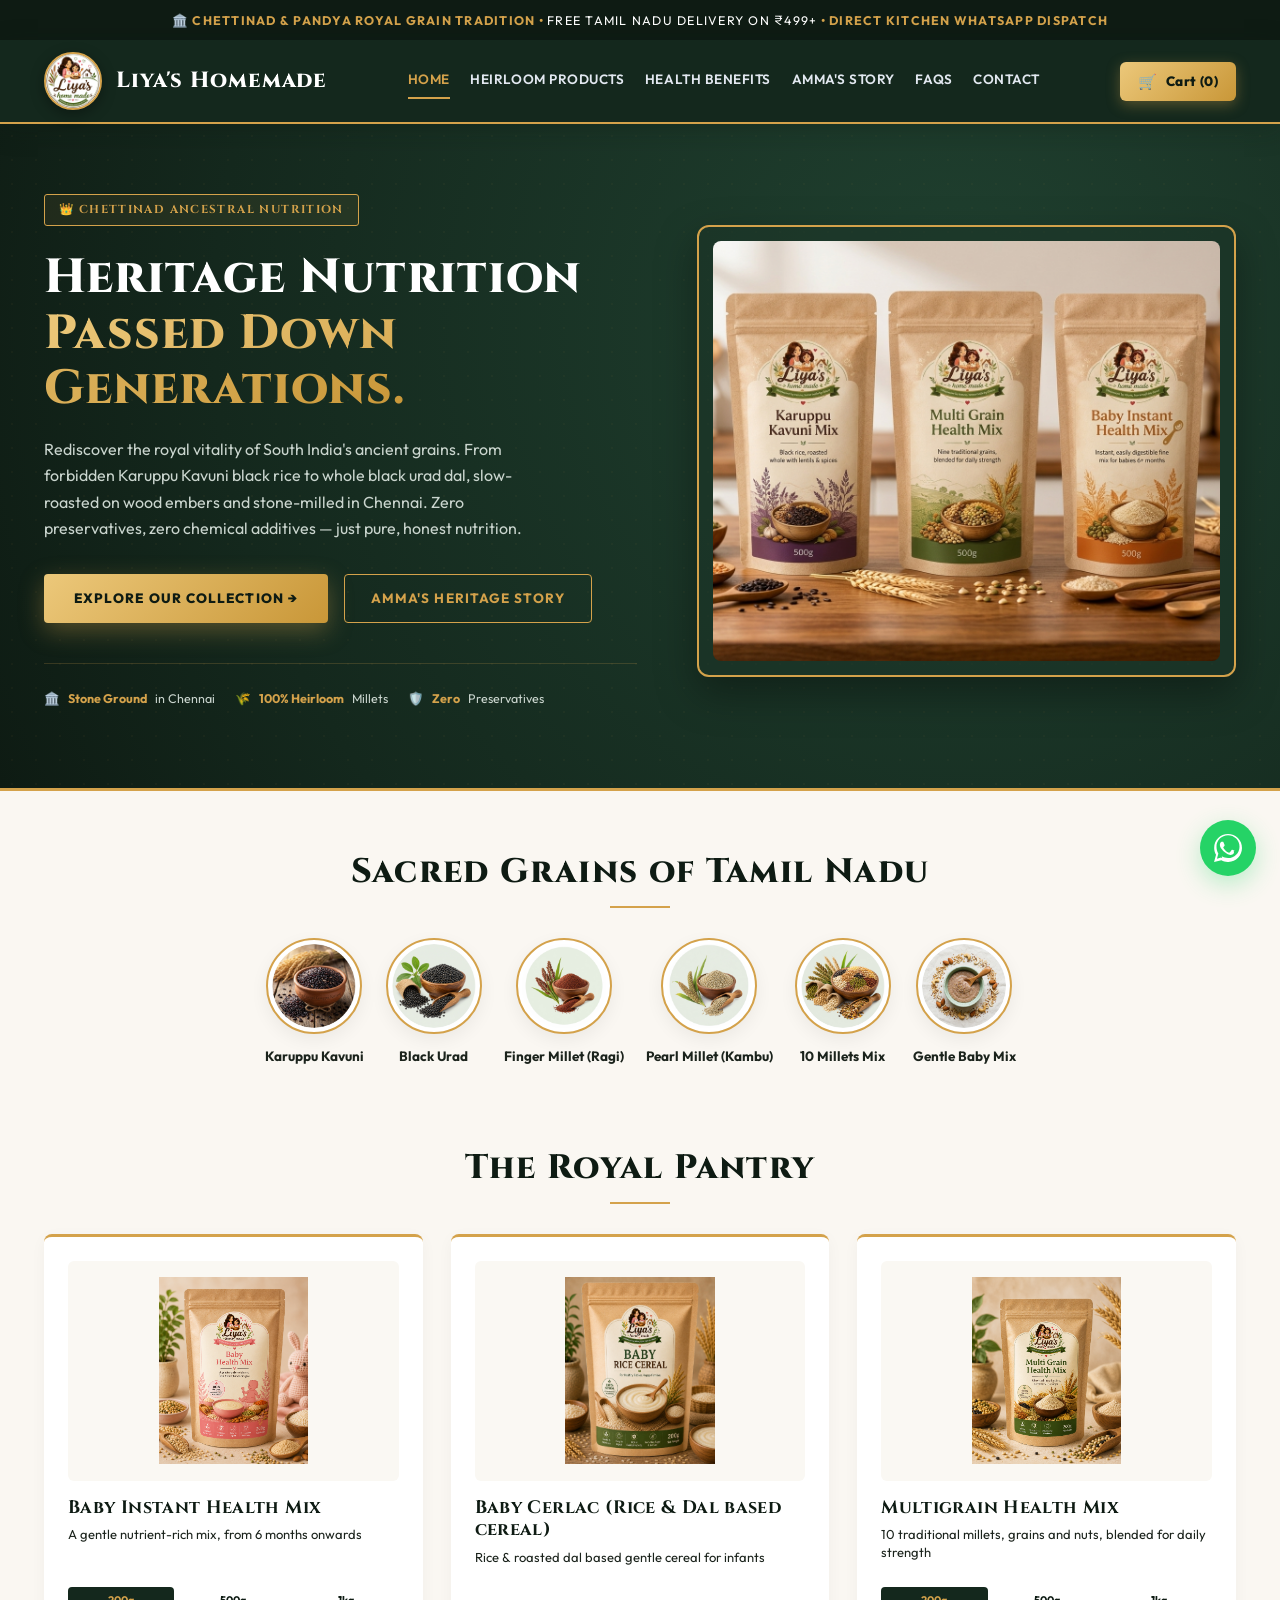
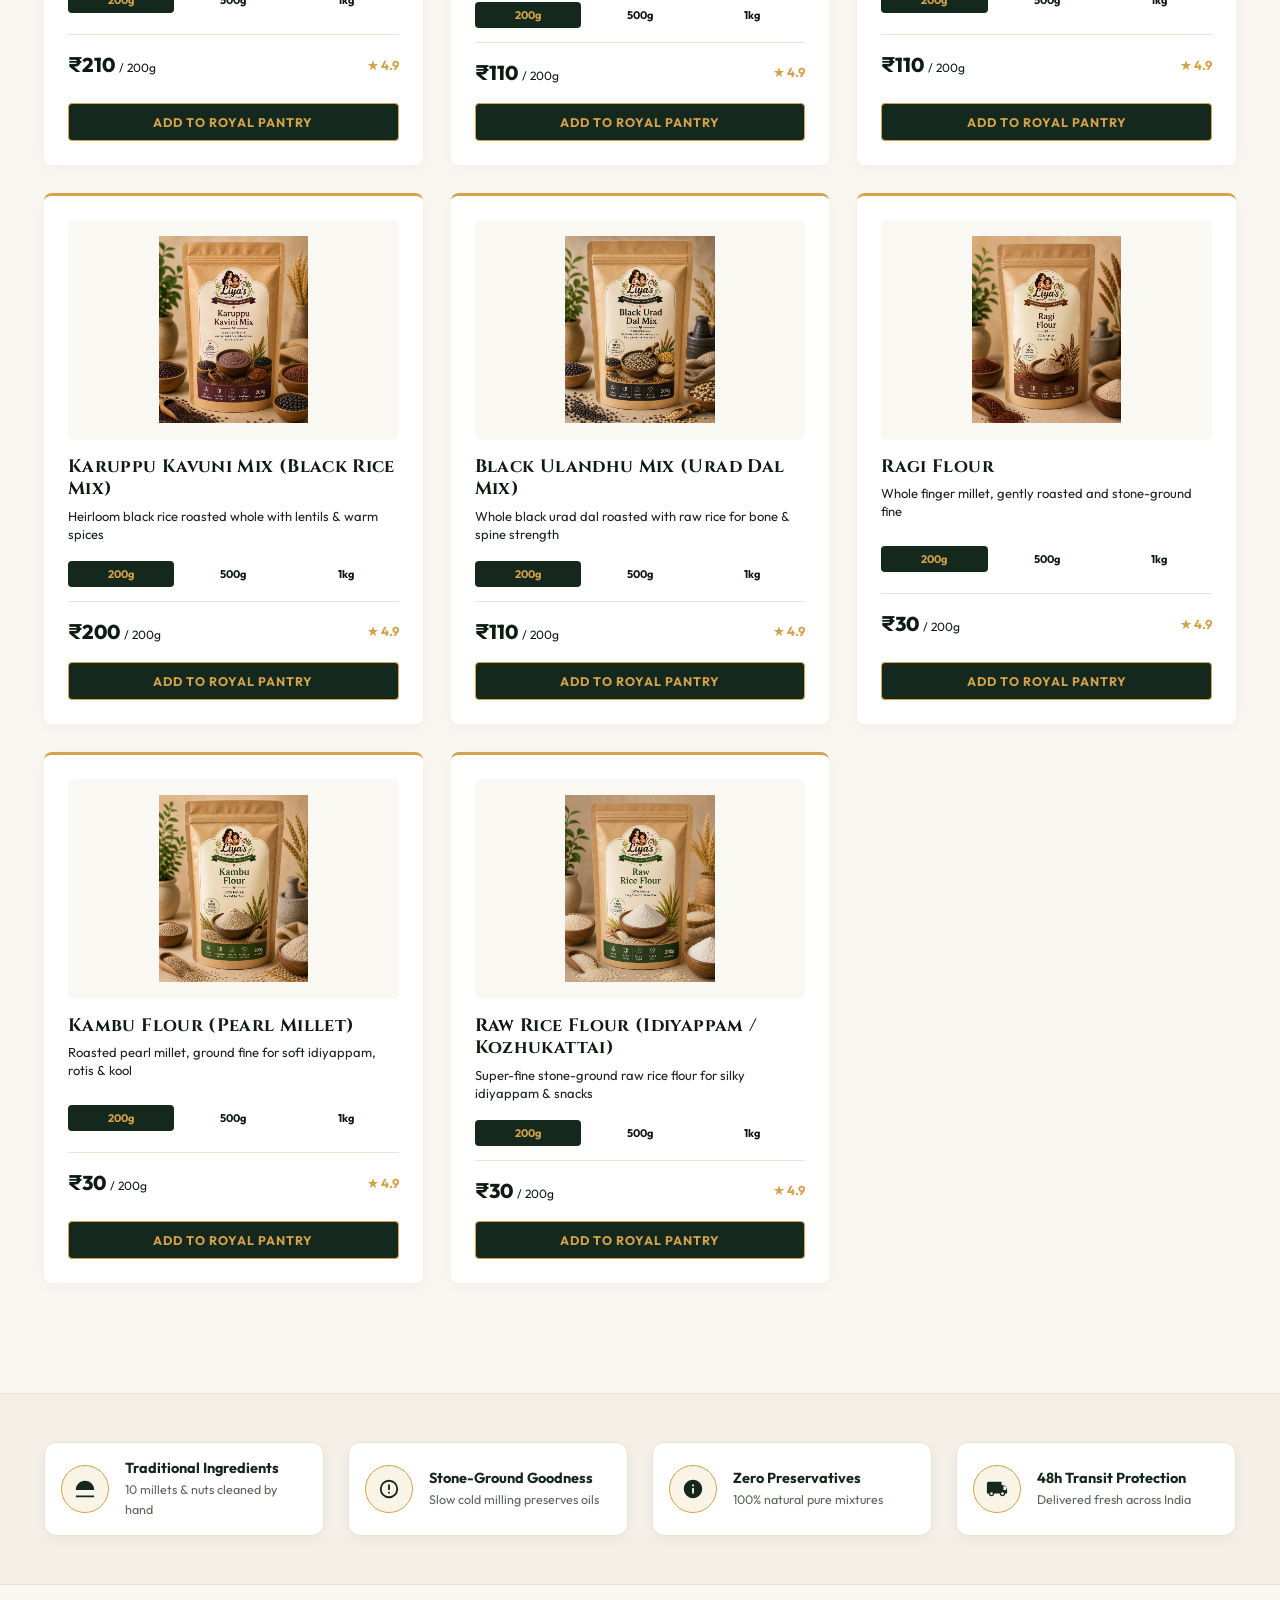
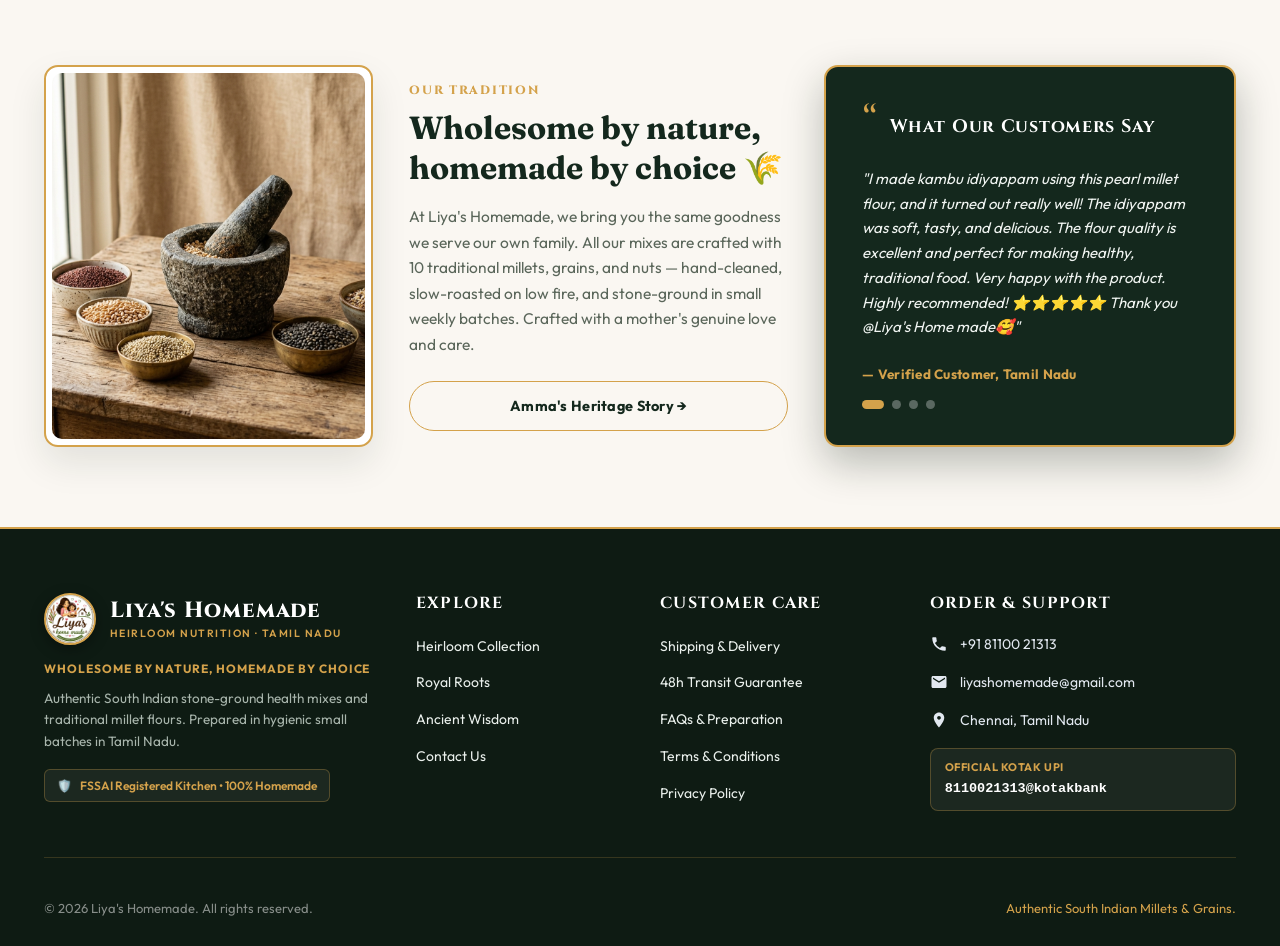
<file: index.html>
<!DOCTYPE html>
<html lang="en">
<head>
  <meta charset="UTF-8">
  <meta name="viewport" content="width=device-width, initial-scale=1.0">
  <title>Liya's Homemade | Royal Heritage Health Mixes & Ancient Grains</title>
  <meta name="description" content="Rediscover the royal vitality of South India's ancient grains. Stone-ground health mixes and traditional millet flours roasted and ground the traditional Chettinad way.">
  <link rel="icon" type="image/png" href="logo.png">
  <link rel="preconnect" href="https://fonts.googleapis.com">
  <link rel="preconnect" href="https://fonts.gstatic.com" crossorigin>
  <link href="https://fonts.googleapis.com/css2?family=Cinzel:wght@600;700;800;900&family=Outfit:wght@300;400;500;600;700&display=swap" rel="stylesheet">
  <link rel="stylesheet" href="index.css">
</head>
<body>

  <!-- Top Heritage Bar -->
  <div class="royal-top-bar">
    🏛️ Chettinad & Pandya Royal Grain Tradition • <span>Free Tamil Nadu Delivery on ₹499+</span> • Direct Kitchen WhatsApp Dispatch
  </div>

  <!-- Header -->
  <header>
    <div class="wrap header-inner">
      <div class="brand-group" style="display: flex; align-items: center; gap: 16px; flex-shrink: 0;">
        <a href="index.html" class="brand logo">
          <div class="logo-frame">
            <img src="logo.png" alt="Liya's Homemade Logo" class="logo-img">
          </div>
          <span class="brand-title">Liya's Homemade</span>
        </a>
        <span class="kitchen-badge">Wholesome by nature, homemade by choice</span>
      </div>

      <nav class="main-nav nav-links">
        <a href="index.html" class="active">Home</a>
        <a href="products.html">Heirloom Products</a>
        <a href="health.html">Health Benefits</a>
        <a href="about.html">Amma's Story</a>
        <a href="faq.html">FAQs</a>
        <a href="contact.html">Contact</a>
      </nav>

      <div class="header-actions">
        <button class="btn-gold-cart" onclick="toggleCartDrawer(true)" aria-label="View Shopping Cart">
          <span style="font-size: 15px;">🛒</span> <span>Cart (<span data-cart-count>0</span>)</span>
        </button>
        <button class="menu-toggle" aria-label="Toggle Navigation Menu">
          <span></span>
          <span></span>
          <span></span>
        </button>
      </div>
    </div>
  </header>

  <!-- Royal Hero Section -->
  <section class="hero-royal">
    <div class="wrap hero-grid">
      <div>
        <div class="heritage-badge">
          👑 Chettinad Ancestral Nutrition
        </div>
        <h1>Heritage Nutrition <span>Passed Down Generations.</span></h1>
        <p class="sub">
          Rediscover the royal vitality of South India's ancient grains. From forbidden Karuppu Kavuni black rice to whole black urad dal, slow-roasted on wood embers and stone-milled in Chennai. Zero preservatives, zero chemical additives — just pure, honest nutrition.
        </p>

        <div class="hero-btns">
          <a href="#collection" class="btn-royal-primary">Explore Our Collection →</a>
          <a href="about.html" class="btn-royal-secondary">Amma's Heritage Story</a>
        </div>

        <div class="hero-pillars">
          <div class="pillar-item"><span>🏛️</span> <strong>Stone Ground</strong> in Chennai</div>
          <div class="pillar-item"><span>🌾</span> <strong>100% Heirloom</strong> Millets</div>
          <div class="pillar-item"><span>🛡️</span> <strong>Zero</strong> Preservatives</div>
        </div>
      </div>

      <div>
        <div class="hero-showcase-wrap">
          <img src="assets/hero_pouches.jpg" alt="Liya's Homemade Heritage Health Mix Pouches">
        </div>
      </div>
    </div>
  </section>

  <!-- Sacred Grains Section -->
  <section class="grain-section wrap">
    <h2 class="gold-title">Sacred Grains of Tamil Nadu</h2>

    <div class="grains-row">
      <a href="product.html?id=karuppu-kavuni-mix-200g" class="grain-circle-card">
        <div class="grain-border-ring"><img src="assets/category_kavuni.jpg" alt="Karuppu Kavuni Black Rice"></div>
        <span>Karuppu Kavuni</span>
      </a>
      <a href="product.html?id=black-urad-dal-mix-200g" class="grain-circle-card">
        <div class="grain-border-ring"><img src="assets/category_urad.jpg" alt="Black Urad Dal"></div>
        <span>Black Urad</span>
      </a>
      <a href="product.html?id=ragi-flour-200g" class="grain-circle-card">
        <div class="grain-border-ring"><img src="assets/category_ragi.jpg" alt="Finger Millet (Ragi)"></div>
        <span>Finger Millet (Ragi)</span>
      </a>
      <a href="product.html?id=kambu-flour-200g" class="grain-circle-card">
        <div class="grain-border-ring"><img src="assets/category_kambu.jpg" alt="Pearl Millet (Kambu)"></div>
        <span>Pearl Millet (Kambu)</span>
      </a>
      <a href="product.html?id=multigrain-health-mix-200g" class="grain-circle-card">
        <div class="grain-border-ring"><img src="assets/category_multigrain.jpg" alt="10 Millets Mix"></div>
        <span>10 Millets Mix</span>
      </a>
      <a href="product.html?id=baby-instant-health-mix-200g" class="grain-circle-card">
        <div class="grain-border-ring"><img src="assets/category_babymix.jpg" alt="Gentle Baby Health Mix"></div>
        <span>Gentle Baby Mix</span>
      </a>
    </div>
  </section>

  <!-- Collection Section -->
  <section class="wrap" id="collection" style="padding-bottom: 50px;">
    <h2 class="gold-title">The Royal Pantry</h2>

    <div class="royal-products-grid" id="royal-grid">
      <!-- Loaded dynamically from products.js -->
    </div>
  </section>

  <!-- Value Propositions Banner -->
  <section class="value-props">
    <div class="wrap">
      <div class="props-grid">
        <div class="prop-card">
          <div class="prop-icon">
            <svg viewBox="0 0 24 24"><path d="M2 21h20v-2H2v2zm10-18C6.48 3 2 7.48 2 13h20c0-5.52-4.48-10-10-10z"/></svg>
          </div>
          <div class="prop-info">
            <h4>Traditional Ingredients</h4>
            <p>10 millets & nuts cleaned by hand</p>
          </div>
        </div>

        <div class="prop-card">
          <div class="prop-icon">
            <svg viewBox="0 0 24 24"><path d="M12 2a10 10 0 1 0 10 10A10 10 0 0 0 12 2zm0 18a8 8 0 1 1 8-8 8 8 0 0 1-8 8zm-1-13h2v6h-2zm0 8h2v2h-2z"/></svg>
          </div>
          <div class="prop-info">
            <h4>Stone-Ground Goodness</h4>
            <p>Slow cold milling preserves oils</p>
          </div>
        </div>

        <div class="prop-card">
          <div class="prop-icon">
            <svg viewBox="0 0 24 24"><path d="M12 2C6.48 2 2 6.48 2 12s4.48 10 10 10 10-4.48 10-10S17.52 2 12 2zm1 15h-2v-6h2v6zm0-8h-2V7h2v2z"/></svg>
          </div>
          <div class="prop-info">
            <h4>Zero Preservatives</h4>
            <p>100% natural pure mixtures</p>
          </div>
        </div>

        <div class="prop-card">
          <div class="prop-icon">
            <svg viewBox="0 0 24 24"><path d="M20 8h-3V4H3c-1.1 0-2 .9-2 2v11h2c0 1.66 1.34 3 3 3s3-1.34 3-3h6c0 1.66 1.34 3 3 3s3-1.34 3-3h2v-5l-3-4zM6 18.5c-.83 0-1.5-.67-1.5-1.5s.67-1.5 1.5-1.5 1.5.67 1.5 1.5-.67 1.5-1.5 1.5zm12 0c-.83 0-1.5-.67-1.5-1.5s.67-1.5 1.5-1.5 1.5.67 1.5 1.5-.67 1.5-1.5 1.5zm4-5.5h-3V9h3v4z"/></svg>
          </div>
          <div class="prop-info">
            <h4>48h Transit Protection</h4>
            <p>Delivered fresh across India</p>
          </div>
        </div>
      </div>
    </div>
  </section>

  <!-- About Section / Story & Testimonials -->
  <section class="story-testimonial-section" id="about">
    <div class="wrap">
      <div class="story-testimonial-grid">
        <div class="story-img-container">
          <img src="assets/stone_grinder.png" alt="A traditional stone grinder surrounded by grains">
        </div>

        <div class="story-content">
          <span class="section-eyebrow" style="color:var(--brass-gold); text-align:left;">OUR TRADITION</span>
          <h2>Wholesome by nature, homemade by choice 🌾</h2>
          <p>
            At Liya's Homemade, we bring you the same goodness we serve our own family. 
            All our mixes are crafted with 10 traditional millets, grains, and nuts — hand-cleaned, slow-roasted on low fire, and stone-ground in small weekly batches. 
            Crafted with a mother's genuine love and care.
          </p>
          <a href="about.html" class="btn btn-outline-gold">Amma's Heritage Story &rarr;</a>
        </div>

        <div class="testimonial-card">
          <div>
            <div class="testi-header">
              <span class="testi-quote-mark">“</span>
              <h3>What Our Customers Say</h3>
            </div>
            <p class="testimonial-quote" id="testi-quote">
              "I made kambu idiyappam using this pearl millet flour, and it turned out really well! The idiyappam was soft, tasty, and delicious. The flour quality is excellent and perfect for making healthy, traditional food. Very happy with the product. Highly recommended! ⭐⭐⭐⭐⭐ Thank you @Liya's Home made🥰"
            </p>
          </div>
          <div>
            <span class="testimonial-author" id="testi-author">— Verified Customer, Tamil Nadu</span>
            <div class="testimonial-dots" id="testi-dots">
              <span class="testimonial-dot active" data-index="0"></span>
              <span class="testimonial-dot" data-index="1"></span>
              <span class="testimonial-dot" data-index="2"></span>
              <span class="testimonial-dot" data-index="3"></span>
            </div>
          </div>
        </div>
      </div>
    </div>
  </section>

  <!-- Royal Footer Section -->
  <footer id="contact">
    <div class="wrap">
      <div class="footer-grid">
        <!-- Brand Info -->
        <div class="footer-brand">
          <a href="index.html" class="brand logo" style="margin-bottom: 14px;">
            <div class="logo-frame footer-logo-frame">
              <img src="logo.png" alt="Liya's Homemade Logo" class="logo-img">
            </div>
            <div class="brand-text">
              <span class="brand-title">Liya's Homemade</span>
              <span class="brand-subtitle">Heirloom Nutrition · Tamil Nadu</span>
            </div>
          </a>
          <p class="tagline">Wholesome by nature, homemade by choice</p>
          <p class="footer-desc">
            Authentic South Indian stone-ground health mixes and traditional millet flours. Prepared in hygienic small batches in Tamil Nadu.
          </p>
          <div class="footer-fssai-pill">
            <span>🛡️</span> FSSAI Registered Kitchen • 100% Homemade
          </div>
        </div>

        <!-- Quick Links -->
        <div class="footer-col">
          <h4>Explore</h4>
          <ul>
            <li><a href="#collection">Heirloom Collection</a></li>
            <li><a href="about.html">Royal Roots</a></li>
            <li><a href="health.html">Ancient Wisdom</a></li>
            <li><a href="contact.html">Contact Us</a></li>
          </ul>
        </div>

        <!-- Customer Care -->
        <div class="footer-col">
          <h4>Customer Care</h4>
          <ul>
            <li><a href="shipping.html">Shipping & Delivery</a></li>
            <li><a href="refund-policy.html">48h Transit Guarantee</a></li>
            <li><a href="faq.html">FAQs & Preparation</a></li>
            <li><a href="terms.html">Terms & Conditions</a></li>
            <li><a href="privacy.html">Privacy Policy</a></li>
          </ul>
        </div>

        <!-- Order & Support -->
        <div class="footer-col footer-contact">
          <h4>Order & Support</h4>
          <p>
            <svg viewBox="0 0 24 24"><path d="M6.62 10.79a15.149 15.149 0 0 0 6.59 6.59l2.2-2.2c.28-.28.67-.36 1.02-.24 1.12.37 2.33.57 3.57.57.55 0 1 .45 1 1V20c0 .55-.45 1-1 1-9.39 0-17-7.61-17-17 0-.55.45-1 1-1h3.5c.55 0 1 .45 1 1 0 1.25.2 2.45.57 3.57.11.35.03.74-.25 1.02l-2.2 2.2z"/></svg>
            +91 81100 21313
          </p>
          <p>
            <svg viewBox="0 0 24 24"><path d="M20 4H4c-1.1 0-1.99.9-1.99 2L2 18c0 1.1.9 2 2 2h16c1.1 0 2-.9 2-2V6c0-1.1-.9-2-2-2zm0 4l-8 5-8-5V6l8 5 8-5v2z"/></svg>
            liyashomemade@gmail.com
          </p>
          <p>
            <svg viewBox="0 0 24 24"><path d="M12 2C8.13 2 5 5.13 5 9c0 5.25 7 13 7 13s7-7.75 7-13c0-3.87-3.13-7-7-7zm0 9.5c-1.38 0-2.5-1.12-2.5-2.5s1.12-2.5 2.5-2.5 2.5 1.12 2.5 2.5-1.12 2.5-2.5 2.5z"/></svg>
            Chennai, Tamil Nadu
          </p>
          
          <div style="margin-top: 12px; padding: 10px 14px; background: rgba(255,255,255,0.06); border-radius: 8px; border: 1px solid rgba(212,162,75,0.3);">
            <div style="font-size: 11px; text-transform: uppercase; color: var(--brass-gold); font-weight: 700; letter-spacing: 0.05em;">Official Kotak UPI</div>
            <div style="font-size: 13.5px; font-weight: 700; color: #FFFFFF; font-family: monospace; margin-top: 2px;">8110021313@kotakbank</div>
          </div>
        </div>
      </div>

      <div class="footer-bottom">
        <span>&copy; 2026 Liya's Homemade. All rights reserved.</span>
        <span style="color: var(--brass-gold);">Authentic South Indian Millets & Grains.</span>
      </div>
    </div>
  </footer>

  <!-- WhatsApp Float Button -->
  <a class="wa-float" href="https://wa.me/918110021313" target="_blank" rel="noopener" aria-label="Chat on WhatsApp">
    <svg viewBox="0 0 24 24"><path d="M.057 24l1.687-6.163c-1.041-1.804-1.588-3.849-1.587-5.946C.06 5.348 5.397.01 12.008.01c3.202.001 6.212 1.246 8.477 3.517 2.266 2.27 3.507 5.28 3.505 8.484-.004 6.657-5.34 11.997-11.953 11.997-2.005-.001-3.973-.502-5.724-1.455L0 24zm6.59-4.846c1.665.989 3.3 1.472 5.358 1.473 5.432 0 9.851-4.387 9.855-9.782.002-2.614-1.013-5.074-2.859-6.927C17.078 2.062 14.62 1.045 12.01 1.045c-5.444 0-9.866 4.39-9.87 9.786-.002 2.08.547 4.11 1.588 5.91l-.26.953-.943 3.44 3.535-.927.988.597zm11.215-4.595c-.3-.15-1.774-.875-2.048-.975-.274-.1-.474-.15-.674.15-.2.3-1.774 2.225-1.774 2.225s-.2.2-.55.05c-.35-.175-1.479-.545-2.818-1.739-1.042-.93-1.745-2.08-1.95-2.43-.2-.35-.02-.54.155-.715.16-.16.35-.4.525-.6.175-.2.24-.35.35-.58.115-.23.06-.43-.03-.63-.09-.2-.674-1.625-.925-2.225-.244-.588-.493-.51-.674-.52-.172-.01-.37-.01-.57-.01-.2 0-.525.075-.8.375-.275.3-1.05 1.025-1.05 2.5s1.075 2.9 1.225 3.1c.15.2 2.11 3.22 5.12 4.52 3.01 1.3 3.01.866 3.56.816.55-.05 1.775-.725 2.025-1.425.25-.7.25-1.3.175-1.425-.075-.125-.275-.2-.575-.35z"/></svg>
  </a>

  <!-- Shared Javascript Libraries -->
  <script src="products.js"></script>
  <script src="cart.js"></script>

  <script>
    // Render Products Grid on Homepage (Royal Heritage Style)
    const rGrid = document.getElementById("royal-grid");
    if (rGrid && typeof BASE_PRODUCTS !== "undefined") {
      rGrid.innerHTML = BASE_PRODUCTS.map(base => {
        const v = base.variants[0];
        return `
          <div class="royal-card">
            <a href="product.html?id=${v.id}" style="text-decoration:none; color:inherit;">
              <div class="royal-card-img">
                <img src="${base.image}" alt="${base.name}">
              </div>
              <h3 class="royal-card-title">${base.name}</h3>
              <p class="royal-card-desc">${base.tagline}</p>
            </a>

            ${base.variants.length > 1 ? `
              <div class="weight-toggles">
                ${base.variants.map((varItem, i) => `
                  <button type="button" class="weight-toggle-btn ${i === 0 ? 'active' : ''}" 
                          onclick="selectRoyalVariant(this, '${varItem.id}', ${varItem.price}, '${varItem.weight}')">
                    ${varItem.weight}
                  </button>
                `).join("")}
              </div>
            ` : ''}

            <div class="royal-card-footer">
              <div class="royal-price" id="r-price-${base.groupId}">₹${v.price} <small style="font-size:12px; color:var(--ink-muted); font-weight:normal;">/ ${v.weight}</small></div>
              <div style="color:var(--brass-gold); font-size:13px; font-weight:700;">★ 4.9</div>
            </div>

            <button type="button" class="btn-add-royal" id="btn-royal-${base.groupId}" onclick="addToCart('${v.id}', 1)">
              Add to Royal Pantry
            </button>
          </div>
        `;
      }).join("");
    }

    function selectRoyalVariant(btn, variantId, price, weight) {
      const card = btn.closest(".royal-card");
      if (!card) return;
      card.querySelectorAll(".weight-toggle-btn").forEach(b => b.classList.remove("active"));
      btn.classList.add("active");
      
      const priceEl = card.querySelector(".royal-price");
      if (priceEl) priceEl.innerHTML = `₹${price} <small style="font-size:12px; color:var(--ink-muted); font-weight:normal;">/ ${weight}</small>`;

      const addBtn = card.querySelector(".btn-add-royal");
      if (addBtn) addBtn.setAttribute("onclick", `addToCart('${variantId}', 1)`);
    }

    // Testimonials Carousel Logic
    const TESTIMONIALS = [
      {
        quote: `"I made kambu idiyappam using this pearl millet flour, and it turned out really well! The idiyappam was soft, tasty, and delicious. The flour quality is excellent and perfect for making healthy, traditional food. Very happy with the product. Highly recommended! ⭐⭐⭐⭐⭐ Thank you @Liya's Home made🥰"`,
        author: "— Verified Customer, Tamil Nadu"
      },
      {
        quote: `"The taste is so natural and reminds me of what my paati used to make. My kids love it!"`,
        author: "— Priya, Coimbatore"
      },
      {
        quote: `"Finding genuine health mix for my parents was hard until we tried Liya's. The traditional dry-roasting shows in the rich aroma. Excellent quality and very healthy."`,
        author: "— Suresh, Chennai"
      },
      {
        quote: `"My 8-month-old baby absolute loves the Baby Instant Health Mix. It is so easy to digest and gives me peace of mind because I know exactly what ingredients went into it. Highly recommended!"`,
        author: "— Jeevitha, Chennai"
      }
    ];

    let currentTestiIndex = 0;
    const testiQuote = document.getElementById("testi-quote");
    const testiAuthor = document.getElementById("testi-author");
    const testiDotsContainer = document.getElementById("testi-dots");

    function showTestimonial(index) {
      if (!testiQuote || !testiAuthor) return;
      
      testiQuote.style.opacity = 0;
      testiAuthor.style.opacity = 0;
      
      setTimeout(() => {
        currentTestiIndex = index;
        testiQuote.textContent = TESTIMONIALS[index].quote;
        testiAuthor.textContent = TESTIMONIALS[index].author;
        
        if (testiDotsContainer) {
          testiDotsContainer.querySelectorAll(".testimonial-dot").forEach((dot, idx) => {
            if (idx === index) {
              dot.classList.add("active");
            } else {
              dot.classList.remove("active");
            }
          });
        }
        
        testiQuote.style.opacity = 1;
        testiAuthor.style.opacity = 1;
      }, 300);
    }

    if (testiDotsContainer) {
      testiDotsContainer.querySelectorAll(".testimonial-dot").forEach((dot, idx) => {
        dot.addEventListener("click", () => {
          showTestimonial(idx);
          resetTestiTimer();
        });
      });
    }

    let testiInterval = setInterval(() => {
      const nextIndex = (currentTestiIndex + 1) % TESTIMONIALS.length;
      showTestimonial(nextIndex);
    }, 6000);

    function resetTestiTimer() {
      clearInterval(testiInterval);
      testiInterval = setInterval(() => {
        const nextIndex = (currentTestiIndex + 1) % TESTIMONIALS.length;
        showTestimonial(nextIndex);
      }, 6000);
    }
  </script>
</body>
</html>
</file>
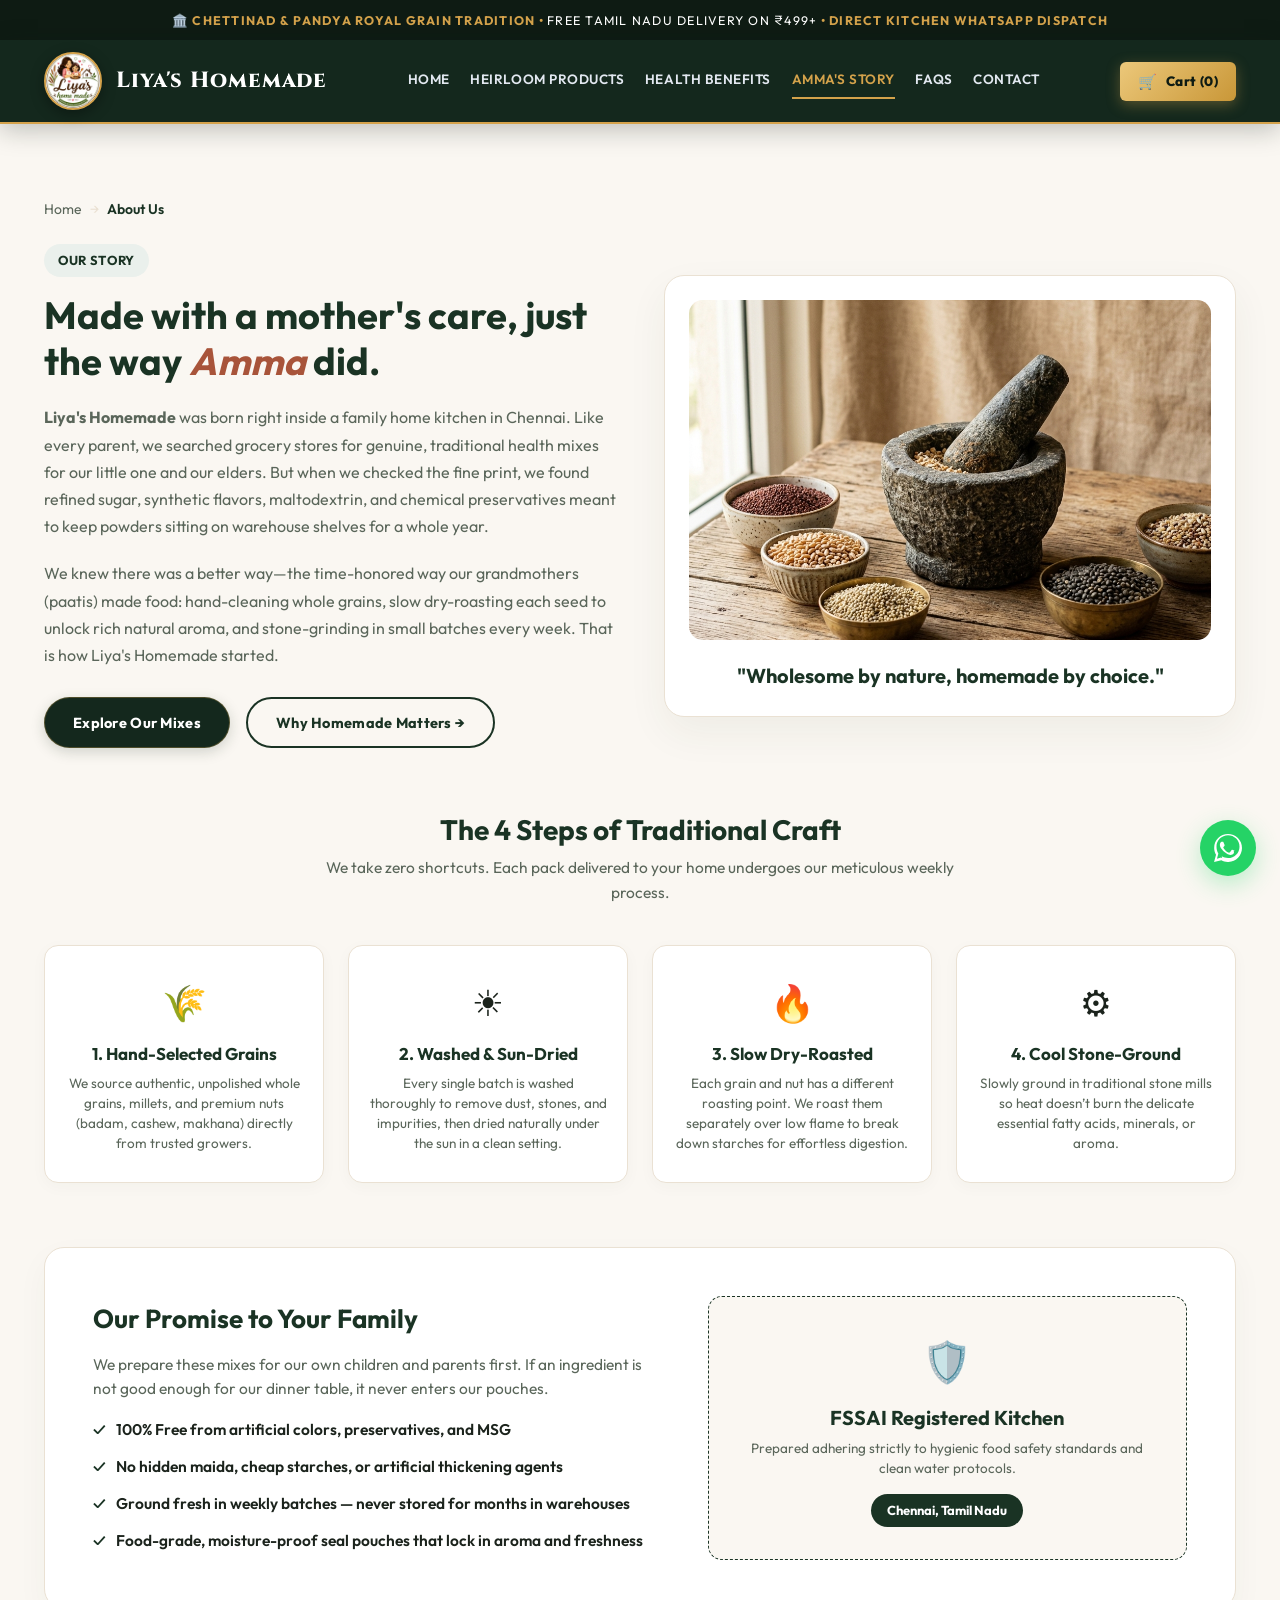
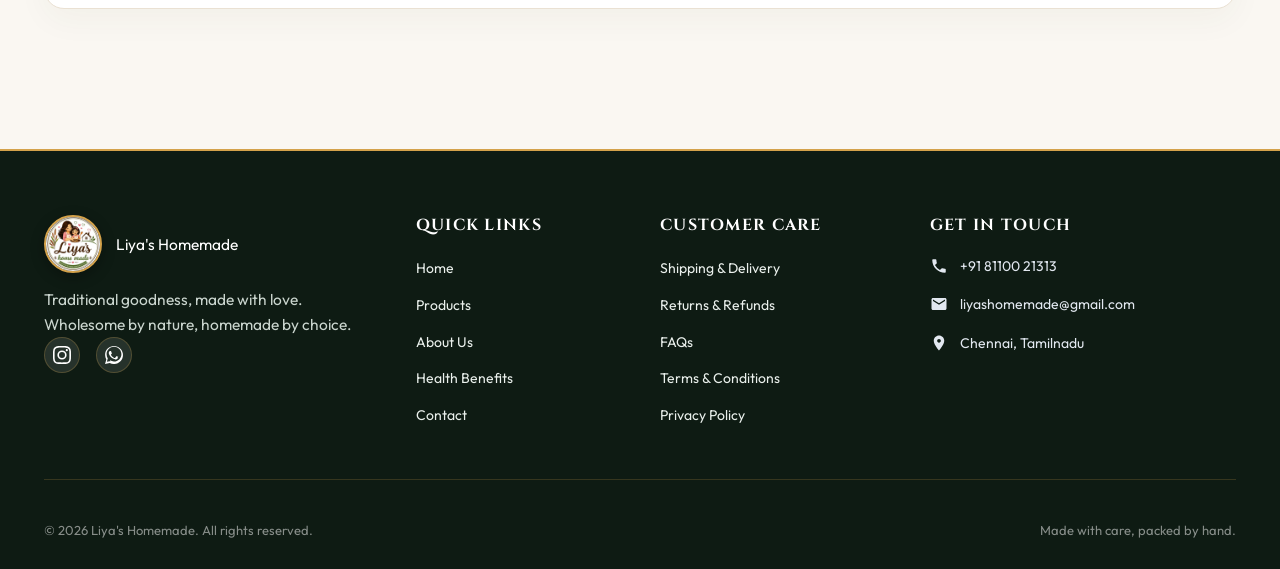
<file: about.html>
<!DOCTYPE html>
<html lang="en">
<head>
  <meta charset="UTF-8">
  <meta name="viewport" content="width=device-width, initial-scale=1.0">
  <title>About Us | Liya's Homemade</title>
  <meta name="description" content="Learn about Liya's Homemade story. Traditional South Indian health mixes, millet powders, and baby cereals, hand-cleaned, slow roasted, and stone-ground in weekly batches.">
  <link rel="icon" type="image/png" href="logo.png">
  <link rel="stylesheet" href="index.css">
</head>
<body>

  <!-- Top Announcement Bar -->
  <!-- Top Heritage Bar -->
  <div class="royal-top-bar">
    🏛️ Chettinad & Pandya Royal Grain Tradition • <span>Free Tamil Nadu Delivery on ₹499+</span> • Direct Kitchen WhatsApp Dispatch
  </div>

  <!-- Header Section -->
  <header>
    <div class="wrap header-inner">
      <div class="brand-group" style="display: flex; align-items: center; gap: 16px; flex-shrink: 0;">
        <a href="index.html" class="brand logo">
          <div class="logo-frame">
            <img src="logo.png" alt="Liya's Homemade Logo" class="logo-img">
          </div>
          <span class="brand-title">Liya's Homemade</span>
        </a>
        <span class="kitchen-badge">Wholesome by nature, homemade by choice</span>
      </div>

      <nav class="main-nav nav-links">
        <a href="index.html">Home</a>
        <a href="products.html">Heirloom Products</a>
        <a href="health.html">Health Benefits</a>
        <a href="about.html" class="active">Amma's Story</a>
        <a href="faq.html">FAQs</a>
        <a href="contact.html">Contact</a>
      </nav>

      <div class="header-actions">
        <button class="btn-gold-cart" onclick="toggleCartDrawer(true)" aria-label="View Shopping Cart">
          <span style="font-size: 15px;">🛒</span> <span>Cart (<span data-cart-count>0</span>)</span>
        </button>
        <button class="menu-toggle" aria-label="Toggle Navigation Menu">
          <span></span>
          <span></span>
          <span></span>
        </button>
      </div>
    </div>
  </header>

  <!-- About Hero Section -->
  <main class="wrap" style="padding-top: 50px; padding-bottom: 80px;">
    <!-- Breadcrumb -->
    <div class="breadcrumb">
      <a href="index.html">Home</a> <span class="sep">&rarr;</span>
      <span class="current">About Us</span>
    </div>

    <!-- Hero Content -->
    <div class="about-hero-grid">
      <div>
        <span class="about-badge">Our Story</span>
        <h1 style="font-size: 38px; color: var(--brand-green); margin-bottom: 20px; line-height: 1.2;">
          Made with a mother's care, just the way <em style="color: #A8543A;">Amma</em> did.
        </h1>
        <p style="font-size: 16px; color: var(--ink-light); line-height: 1.7; margin-bottom: 20px;">
          <strong>Liya's Homemade</strong> was born right inside a family home kitchen in Chennai. Like every parent, we searched grocery stores for genuine, traditional health mixes for our little one and our elders. But when we checked the fine print, we found refined sugar, synthetic flavors, maltodextrin, and chemical preservatives meant to keep powders sitting on warehouse shelves for a whole year.
        </p>
        <p style="font-size: 16px; color: var(--ink-light); line-height: 1.7; margin-bottom: 28px;">
          We knew there was a better way—the time-honored way our grandmothers (paatis) made food: hand-cleaning whole grains, slow dry-roasting each seed to unlock rich natural aroma, and stone-grinding in small batches every week. That is how Liya's Homemade started.
        </p>
        <div style="display: flex; gap: 16px; flex-wrap: wrap;">
          <a href="products.html" class="btn btn-primary">Explore Our Mixes</a>
          <a href="health.html" class="btn btn-outline">Why Homemade Matters &rarr;</a>
        </div>
      </div>

      <div style="background-color: var(--white); border: 1px solid var(--paper-alt-2); border-radius: var(--radius-lg); padding: 24px; box-shadow: 0 16px 40px rgba(47, 64, 37, 0.06); text-align: center;">
        <img src="assets/stone_grinder.png" alt="Traditional Stone Grinder with grains" style="border-radius: var(--radius); margin-bottom: 20px; width: 100%; max-height: 340px; object-fit: cover;">
        <div style="font-family: var(--font-hand); font-size: 20px; color: var(--brand-green); font-weight: 700;">
          "Wholesome by nature, homemade by choice."
        </div>
      </div>
    </div>

    <!-- 4 Step Process Grid -->
    <div style="margin-top: 40px; margin-bottom: 64px;">
      <div style="text-align: center; max-width: 680px; margin: 0 auto 40px auto;">
        <h2 style="font-size: 28px; color: var(--brand-green); margin-bottom: 8px;">The 4 Steps of Traditional Craft</h2>
        <p style="color: var(--ink-light); font-size: 15.5px;">
          We take zero shortcuts. Each pack delivered to your home undergoes our meticulous weekly process.
        </p>
      </div>

      <div class="about-features-grid">
        <div class="about-feature-card">
          <div class="about-feature-icon">🌾</div>
          <h3>1. Hand-Selected Grains</h3>
          <p>We source authentic, unpolished whole grains, millets, and premium nuts (badam, cashew, makhana) directly from trusted growers.</p>
        </div>

        <div class="about-feature-card">
          <div class="about-feature-icon">☀️</div>
          <h3>2. Washed & Sun-Dried</h3>
          <p>Every single batch is washed thoroughly to remove dust, stones, and impurities, then dried naturally under the sun in a clean setting.</p>
        </div>

        <div class="about-feature-card">
          <div class="about-feature-icon">🔥</div>
          <h3>3. Slow Dry-Roasted</h3>
          <p>Each grain and nut has a different roasting point. We roast them separately over low flame to break down starches for effortless digestion.</p>
        </div>

        <div class="about-feature-card">
          <div class="about-feature-icon">⚙️</div>
          <h3>4. Cool Stone-Ground</h3>
          <p>Slowly ground in traditional stone mills so heat doesn’t burn the delicate essential fatty acids, minerals, or aroma.</p>
        </div>
      </div>
    </div>

    <!-- Kitchen Standards / Trust Badges Section -->
    <div style="background-color: var(--white); border: 1px solid var(--paper-alt-2); border-radius: var(--radius-lg); padding: 48px; box-shadow: 0 12px 32px rgba(47, 64, 37, 0.04); margin-bottom: 60px;">
      <div style="display: grid; grid-template-columns: 1.2fr 1fr; gap: 40px; align-items: center;">
        <div>
          <h2 style="font-size: 26px; color: var(--brand-green); margin-bottom: 16px;">Our Promise to Your Family</h2>
          <p style="font-size: 15.5px; color: var(--ink-light); line-height: 1.6; margin-bottom: 16px;">
            We prepare these mixes for our own children and parents first. If an ingredient is not good enough for our dinner table, it never enters our pouches.
          </p>
          <ul style="list-style: none; display: flex; flex-direction: column; gap: 12px;">
            <li style="display: flex; align-items: center; gap: 10px; font-weight: 600; color: var(--ink);">
              <span style="color: var(--brand-green);">✓</span> 100% Free from artificial colors, preservatives, and MSG
            </li>
            <li style="display: flex; align-items: center; gap: 10px; font-weight: 600; color: var(--ink);">
              <span style="color: var(--brand-green);">✓</span> No hidden maida, cheap starches, or artificial thickening agents
            </li>
            <li style="display: flex; align-items: center; gap: 10px; font-weight: 600; color: var(--ink);">
              <span style="color: var(--brand-green);">✓</span> Ground fresh in weekly batches — never stored for months in warehouses
            </li>
            <li style="display: flex; align-items: center; gap: 10px; font-weight: 600; color: var(--ink);">
              <span style="color: var(--brand-green);">✓</span> Food-grade, moisture-proof seal pouches that lock in aroma and freshness
            </li>
          </ul>
        </div>

        <div style="background-color: var(--paper); border: 1px dashed var(--brand-green); border-radius: var(--radius); padding: 32px; text-align: center;">
          <div style="font-size: 40px; margin-bottom: 12px;">🛡️</div>
          <h3 style="font-size: 20px; color: var(--brand-green); margin-bottom: 8px;">FSSAI Registered Kitchen</h3>
          <p style="font-size: 13.5px; color: var(--ink-light); line-height: 1.5; margin-bottom: 16px;">
            Prepared adhering strictly to hygienic food safety standards and clean water protocols.
          </p>
          <span style="display: inline-block; background: var(--brand-green); color: var(--white); padding: 6px 16px; border-radius: 999px; font-size: 13px; font-weight: 700;">
            Chennai, Tamil Nadu
          </span>
        </div>
      </div>
    </div>
  </main>

  <!-- Footer Section -->
  <footer id="contact">
    <div class="wrap">
      <div class="footer-grid">
        <div class="footer-brand">
          <a href="index.html" class="logo" style="color: white;">
            <img src="logo.png" alt="Liya's Homemade Logo" class="logo-img" style="border-color: rgba(255,255,255,0.2);">
            <span>Liya's Homemade</span>
          </a>
          <p>Traditional goodness, made with love. Wholesome by nature, homemade by choice.</p>
          <div class="social-links">
            <a href="https://www.instagram.com/liyashomemade/" target="_blank" rel="noopener" class="social-link" aria-label="Instagram">
              <svg viewBox="0 0 24 24"><path d="M12 2.163c3.204 0 3.584.012 4.85.07 3.252.148 4.771 1.691 4.919 4.919.058 1.265.069 1.645.069 4.849 0 3.205-.012 3.584-.069 4.849-.149 3.225-1.664 4.771-4.919 4.919-1.266.058-1.644.07-4.85.07-3.204 0-3.584-.012-4.849-.07-3.26-.149-4.771-1.699-4.919-4.92-.058-1.265-.07-1.644-.07-4.849 0-3.204.013-3.583.07-4.849.149-3.227 1.664-4.771 4.919-4.919 1.266-.057 1.645-.069 4.849-.069zM12 0C8.741 0 8.333.014 7.053.072 2.695.272.273 2.69.073 7.051.014 8.333 0 8.741 0 12c0 3.259.014 3.668.072 4.948.2 4.358 2.618 6.78 6.98 6.98 1.281.058 1.689.072 4.948.072 3.259 0 3.668-.014 4.948-.072 4.354-.2 6.782-2.618 6.979-6.98.059-1.28.073-1.689.073-4.948 0-3.259-.014-3.667-.072-4.947-.196-4.354-2.617-6.78-6.979-6.98C15.668.014 15.259 0 12 0zm0 5.838a6.162 6.162 0 1 0 0 12.324 6.162 6.162 0 0 0 0-12.324zM12 16a4 4 0 1 1 0-8 4 4 0 0 1 0 8zm6.406-11.845a1.44 1.44 0 1 0 0 2.881 1.44 1.44 0 0 0 0-2.881z"/></svg>
            </a>
            <a href="https://wa.me/918110021313" target="_blank" rel="noopener" class="social-link" aria-label="WhatsApp">
              <svg viewBox="0 0 24 24"><path d="M.057 24l1.687-6.163c-1.041-1.804-1.588-3.849-1.587-5.946C.06 5.348 5.397.01 12.008.01c3.202.001 6.212 1.246 8.477 3.517 2.266 2.27 3.507 5.28 3.505 8.484-.004 6.657-5.34 11.997-11.953 11.997-2.005-.001-3.973-.502-5.724-1.455L0 24zm6.59-4.846c1.665.989 3.3 1.472 5.358 1.473 5.432 0 9.851-4.387 9.855-9.782.002-2.614-1.013-5.074-2.859-6.927C17.078 2.062 14.62 1.045 12.01 1.045c-5.444 0-9.866 4.39-9.87 9.786-.002 2.08.547 4.11 1.588 5.91l-.26.953-.943 3.44 3.535-.927.988.597zm11.215-4.595c-.3-.15-1.774-.875-2.048-.975-.274-.1-.474-.15-.674.15-.2.3-1.774 2.225-1.774 2.225s-.2.2-.55.05c-.35-.175-1.479-.545-2.818-1.739-1.042-.93-1.745-2.08-1.95-2.43-.2-.35-.02-.54.155-.715.16-.16.35-.4.525-.6.175-.2.24-.35.35-.58.115-.23.06-.43-.03-.63-.09-.2-.674-1.625-.925-2.225-.244-.588-.493-.51-.674-.52-.172-.01-.37-.01-.57-.01-.2 0-.525.075-.8.375-.275.3-1.05 1.025-1.05 2.5s1.075 2.9 1.225 3.1c.15.2 2.11 3.22 5.12 4.52 3.01 1.3 3.01.866 3.56.816.55-.05 1.775-.725 2.025-1.425.25-.7.25-1.3.175-1.425-.075-.125-.275-.2-.575-.35z"/></svg>
            </a>
          </div>
        </div>
        <div class="footer-col">
          <h4>Quick Links</h4>
          <ul>
            <li><a href="index.html">Home</a></li>
            <li><a href="products.html">Products</a></li>
            <li><a href="about.html">About Us</a></li>
            <li><a href="health.html">Health Benefits</a></li>
            <li><a href="contact.html">Contact</a></li>
          </ul>
        </div>
        <div class="footer-col">
          <h4>Customer Care</h4>
          <ul>
            <li><a href="shipping.html">Shipping & Delivery</a></li>
            <li><a href="refund-policy.html">Returns & Refunds</a></li>
            <li><a href="faq.html">FAQs</a></li>
            <li><a href="terms.html">Terms & Conditions</a></li>
            <li><a href="privacy.html">Privacy Policy</a></li>
          </ul>
        </div>
        <div class="footer-col footer-contact">
          <h4>Get in touch</h4>
          <p><svg viewBox="0 0 24 24"><path d="M6.62 10.79a15.149 15.149 0 0 0 6.59 6.59l2.2-2.2c.28-.28.67-.36 1.02-.24 1.12.37 2.33.57 3.57.57.55 0 1 .45 1 1V20c0 .55-.45 1-1 1-9.39 0-17-7.61-17-17 0-.55.45-1 1-1h3.5c.55 0 1 .45 1 1 0 1.25.2 2.45.57 3.57.11.35.03.74-.25 1.02l-2.2 2.2z"/></svg> +91 81100 21313</p>
          <p><svg viewBox="0 0 24 24"><path d="M20 4H4c-1.1 0-1.99.9-1.99 2L2 18c0 1.1.9 2 2 2h16c1.1 0 2-.9 2-2V6c0-1.1-.9-2-2-2zm0 4l-8 5-8-5V6l8 5 8-5v2z"/></svg> liyashomemade@gmail.com</p>
          <p><svg viewBox="0 0 24 24"><path d="M12 2C8.13 2 5 5.13 5 9c0 5.25 7 13 7 13s7-7.75 7-13c0-3.87-3.13-7-7-7zm0 9.5c-1.38 0-2.5-1.12-2.5-2.5s1.12-2.5 2.5-2.5 2.5 1.12 2.5 2.5-1.12 2.5-2.5 2.5z"/></svg> Chennai, Tamilnadu</p>
        </div>
      </div>
      <div class="footer-bottom">
        <span>&copy; 2026 Liya's Homemade. All rights reserved.</span>
        <span>Made with care, packed by hand.</span>
      </div>
    </div>
  </footer>

  <!-- WhatsApp Float Button -->
  <a class="wa-float" href="https://wa.me/918110021313" target="_blank" rel="noopener" aria-label="Chat on WhatsApp">
    <svg viewBox="0 0 24 24"><path d="M.057 24l1.687-6.163c-1.041-1.804-1.588-3.849-1.587-5.946C.06 5.348 5.397.01 12.008.01c3.202.001 6.212 1.246 8.477 3.517 2.266 2.27 3.507 5.28 3.505 8.484-.004 6.657-5.34 11.997-11.953 11.997-2.005-.001-3.973-.502-5.724-1.455L0 24zm6.59-4.846c1.665.989 3.3 1.472 5.358 1.473 5.432 0 9.851-4.387 9.855-9.782.002-2.614-1.013-5.074-2.859-6.927C17.078 2.062 14.62 1.045 12.01 1.045c-5.444 0-9.866 4.39-9.87 9.786-.002 2.08.547 4.11 1.588 5.91l-.26.953-.943 3.44 3.535-.927.988.597zm11.215-4.595c-.3-.15-1.774-.875-2.048-.975-.274-.1-.474-.15-.674.15-.2.3-1.774 2.225-1.774 2.225s-.2.2-.55.05c-.35-.175-1.479-.545-2.818-1.739-1.042-.93-1.745-2.08-1.95-2.43-.2-.35-.02-.54.155-.715.16-.16.35-.4.525-.6.175-.2.24-.35.35-.58.115-.23.06-.43-.03-.63-.09-.2-.674-1.625-.925-2.225-.244-.588-.493-.51-.674-.52-.172-.01-.37-.01-.57-.01-.2 0-.525.075-.8.375-.275.3-1.05 1.025-1.05 2.5s1.075 2.9 1.225 3.1c.15.2 2.11 3.22 5.12 4.52 3.01 1.3 3.01.866 3.56.816.55-.05 1.775-.725 2.025-1.425.25-.7.25-1.3.175-1.425-.075-.125-.275-.2-.575-.35z"/></svg>
  </a>

  <!-- Shared Javascript Libraries -->
  <script src="products.js"></script>
  <script src="cart.js"></script>

  <script>
    // Toggle Mobile Navigation
    const menuToggle = document.querySelector('.menu-toggle');
    const mainNav = document.querySelector('.main-nav');
    if (menuToggle && mainNav) {
      menuToggle.addEventListener('click', () => {
        mainNav.classList.toggle('mobile-open');
      });
    }
  </script>
</body>
</html>
</file>
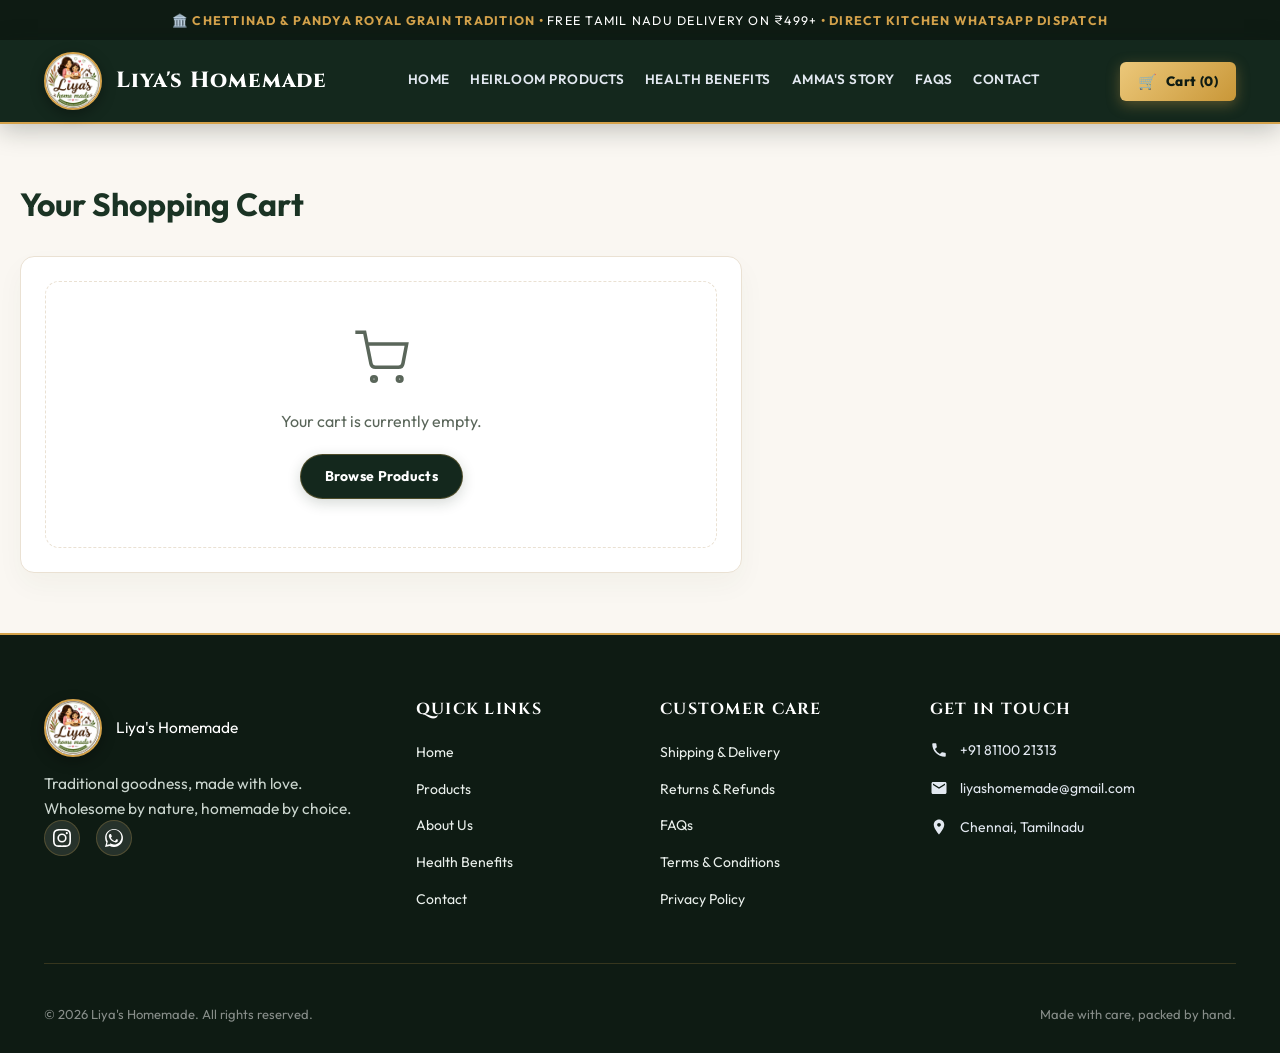
<file: cart.html>
<!DOCTYPE html>
<html lang="en">
<head>
  <meta charset="UTF-8">
  <meta name="viewport" content="width=device-width, initial-scale=1.0">
  <title>Shopping Cart | Liya's Homemade</title>
  <meta name="description" content="View your fresh stone-ground homemade mixes, select quantity, and checkout securely via UPI and WhatsApp.">
  <link rel="icon" type="image/png" href="logo.png">
  <link rel="stylesheet" href="index.css">
  <style>
    /* Additional custom styles for UPI payment box on cart page */
    .upi-container {
      background-color: var(--paper);
      border: 1px solid var(--paper-alt-2);
      border-radius: 12px;
      padding: 24px;
      margin-top: 24px;
    }
    .upi-flex {
      display: flex;
      align-items: center;
      gap: 20px;
      margin-bottom: 16px;
      flex-wrap: wrap;
    }
    .upi-qr-box {
      width: 110px;
      height: 110px;
      background-color: var(--white);
      border: 1px solid var(--paper-alt-2);
      border-radius: 8px;
      display: flex;
      align-items: center;
      justify-content: center;
      padding: 6px;
    }
    .upi-id-box {
      font-size: 16px;
      font-weight: 700;
      color: var(--brand-green);
      margin-bottom: 4px;
    }
    .upi-btn-group {
      display: flex;
      gap: 10px;
      flex-wrap: wrap;
      margin-top: 8px;
    }
    .upi-copy-btn {
      background-color: var(--brand-green-light);
      border: 1px solid var(--brand-green);
      color: var(--brand-green);
      padding: 8px 16px;
      border-radius: 20px;
      font-size: 13px;
      font-weight: 600;
      cursor: pointer;
      transition: all 0.2s ease;
      display: inline-flex;
      align-items: center;
      gap: 6px;
      text-decoration: none;
    }
    .upi-copy-btn:hover {
      background-color: var(--brand-green);
      color: var(--white);
    }
    .upi-pay-app-btn {
      background-color: var(--brand-green);
      color: var(--white);
      border: 1px solid var(--brand-green);
    }
    .upi-pay-app-btn:hover {
      background-color: var(--brand-green-hover);
      color: var(--white);
    }
    .checkbox-container {
      display: flex;
      align-items: center;
      gap: 10px;
      font-size: 14.5px;
      font-weight: 600;
      cursor: pointer;
      margin-top: 16px;
    }
    .checkbox-container input {
      width: 18px;
      height: 18px;
      accent-color: var(--brand-green);
    }
  </style>
</head>
<body>

  <!-- Top Heritage Bar -->
  <div class="royal-top-bar">
    🏛️ Chettinad & Pandya Royal Grain Tradition • <span>Free Tamil Nadu Delivery on ₹499+</span> • Direct Kitchen WhatsApp Dispatch
  </div>

  <!-- Header Section -->
  <header>
    <div class="wrap header-inner">
      <div class="brand-group" style="display: flex; align-items: center; gap: 16px; flex-shrink: 0;">
        <a href="index.html" class="brand logo">
          <div class="logo-frame">
            <img src="logo.png" alt="Liya's Homemade Logo" class="logo-img">
          </div>
          <span class="brand-title">Liya's Homemade</span>
        </a>
        <span class="kitchen-badge">Wholesome by nature, homemade by choice</span>
      </div>

      <nav class="main-nav nav-links">
        <a href="index.html">Home</a>
        <a href="products.html">Heirloom Products</a>
        <a href="health.html">Health Benefits</a>
        <a href="about.html">Amma's Story</a>
        <a href="faq.html">FAQs</a>
        <a href="contact.html">Contact</a>
      </nav>

      <div class="header-actions">
        <button class="btn-gold-cart" onclick="toggleCartDrawer(true)" aria-label="View Shopping Cart">
          <span style="font-size: 15px;">🛒</span> <span>Cart (<span data-cart-count>0</span>)</span>
        </button>
        <button class="menu-toggle" aria-label="Toggle Navigation Menu">
          <span></span>
          <span></span>
          <span></span>
        </button>
      </div>
    </div>
  </header>

  <!-- Cart Section -->
  <main class="cart-section wrap">
    <h1 class="cart-title">Your Shopping Cart</h1>

    <div class="cart-layout">
      <!-- Left Column: Items & Delivery Details -->
      <div>
        <!-- Cart Items List -->
        <div class="cart-items" id="cart-lines">
          <!-- Loaded dynamically -->
        </div>

        <!-- Checkout Form & Details -->
        <div class="checkout-form" id="checkout-form-container" style="background-color: var(--white); border: 1px solid var(--paper-alt-2); border-radius: var(--radius); padding: 32px; margin-top: 32px; box-shadow: 0 12px 28px rgba(47, 64, 37, 0.04);">
          <h2 style="font-size: 20px; color: var(--brand-green); margin-bottom: 24px; border-bottom: 1px solid var(--paper-alt-2); padding-bottom: 12px;">Delivery & Payment Details</h2>
          
          <div class="form-group">
            <label for="name">Full Name *</label>
            <input id="name" type="text" placeholder="Enter your full name">
          </div>

          <div style="display: grid; grid-template-columns: 1fr 1fr; gap: 20px;">
            <div class="form-group">
              <label for="phone">Phone Number *</label>
              <input id="phone" type="tel" placeholder="10-digit mobile number">
            </div>
            <div class="form-group">
              <label for="email">Email (optional)</label>
              <input id="email" type="email" placeholder="you@example.com">
            </div>
          </div>

          <div class="form-group">
            <label for="address">Delivery Address *</label>
            <textarea id="address" rows="3" placeholder="House/Flat No, Street, Area, Landmark"></textarea>
          </div>

          <div style="display: grid; grid-template-columns: 1.2fr 0.8fr; gap: 20px;">
            <div class="form-group">
              <label for="city">City *</label>
              <input id="city" type="text" placeholder="e.g. Chennai">
            </div>
            <div class="form-group">
              <label for="pincode">Pin Code *</label>
              <input id="pincode" type="text" placeholder="6-digit PIN">
            </div>
          </div>

          <!-- UPI Payment Details -->
          <div class="upi-container">
            <h3 style="font-size: 16px; color: var(--brand-green); margin-bottom: 8px;">Pay via UPI (GPay / PhonePe / Paytm / BHIM)</h3>
            <div id="order-id-display" style="font-size: 13.5px; font-weight: 700; color: var(--brand-green); margin-bottom: 16px; display: inline-block; background: var(--brand-green-light); padding: 4px 12px; border-radius: 20px;">Order ID: LIYA-XXXXX</div>
            <p style="font-size: 13.5px; color: var(--ink-light); margin-bottom: 16px; line-height: 1.5;">
              Scan the QR code below or click <strong>Pay with UPI App</strong> if on mobile. Once payment is made, tick the confirmation box below to place your order on WhatsApp.
            </p>
            <div class="upi-flex">
              <div class="upi-qr-box">
                <!-- Dynamically loaded QR Code -->
              </div>
              <div>
                <div class="upi-id-box" id="upi-id-val">8110021313@kotakbank</div>
                <div style="font-size: 13px; color: var(--ink-light);">Kotak Mahindra Bank · VISALI D</div>
                <div class="upi-btn-group">
                  <button type="button" class="upi-copy-btn" id="copy-upi">📋 Copy UPI ID</button>
                  <a href="#" id="upi-app-link" class="upi-copy-btn upi-pay-app-btn">⚡ Open in UPI App</a>
                </div>
              </div>
            </div>
            
            <label class="checkbox-container">
              <input type="checkbox" id="paid-check">
              <span>I have paid the exact amount via UPI</span>
            </label>
            <div style="font-size: 11.5px; color: var(--ink-light); margin-top: 10px; font-style: italic;">
              Need Cash On Delivery (COD) or bank transfer? Reach us directly on WhatsApp (+91 81100 21313).
            </div>
        <!-- Recent Orders History (shows if user has previous orders recorded) -->
        <div id="recent-orders-container" style="margin-top: 32px; display: none;"></div>
      </div>

      <!-- Right Column: Summary & Checkout CTA -->
      <div>
        <div class="cart-summary">
          <h3>Order Summary</h3>

          <!-- Free Shipping Progress Meter -->
          <div id="cart-shipping-meter" style="margin-bottom: 16px;"></div>

          <div id="summary-lines" style="border-bottom: 1px solid var(--paper-alt-2); padding-bottom: 16px; margin-bottom: 16px;">
            <!-- Loaded dynamically -->
          </div>
          
          <div class="summary-row">
            <span>Subtotal</span>
            <span id="sum-subtotal">₹0</span>
          </div>
          <div class="summary-row">
            <span>Shipping</span>
            <span id="sum-shipping" style="font-weight: 600; color: var(--brand-green);">Free in TN on ₹499+</span>
          </div>

          <div class="summary-row total">
            <span>Total to Pay</span>
            <span id="sum-total">₹0</span>
          </div>

          <button class="btn btn-primary" id="wa-confirm" style="width: 100%; display: flex; align-items: center; justify-content: center; gap: 8px; padding: 14px;" disabled>
            <svg viewBox="0 0 24 24" style="width: 20px; height: 20px; fill: currentColor;"><path d="M12.04 2C6.58 2 2.13 6.45 2.13 11.91c0 1.75.46 3.4 1.26 4.83L2 22l5.42-1.42a9.87 9.87 0 0 0 4.62 1.18h.01c5.46 0 9.9-4.45 9.9-9.91 0-2.65-1.03-5.14-2.9-7.01A9.86 9.86 0 0 0 12.04 2zm0 18.13h-.01a8.2 8.2 0 0 1-4.18-1.15l-.3-.18-3.12.82.83-3.04-.2-.31a8.2 8.2 0 0 1-1.26-4.36c0-4.53 3.69-8.22 8.24-8.22a8.19 8.19 0 0 1 5.83 2.42 8.17 8.17 0 0 1 2.41 5.81c0 4.54-3.7 8.21-8.24 8.21zm4.52-6.16c-.25-.12-1.47-.72-1.7-.81-.23-.08-.4-.12-.56.13-.17.25-.65.81-.79.97-.15.17-.29.19-.54.06-.25-.12-1.06-.39-2.01-1.24-.75-.66-1.25-1.48-1.4-1.73-.14-.25-.02-.38.11-.51.11-.11.25-.29.37-.44.12-.15.16-.25.25-.42.08-.17.04-.31-.02-.44-.06-.12-.56-1.35-.77-1.85-.2-.48-.41-.42-.56-.43h-.48c-.17 0-.44.06-.67.31-.23.25-.87.85-.87 2.08 0 1.23.89 2.42 1.02 2.58.12.17 1.75 2.67 4.24 3.74.59.26 1.05.41 1.41.53.59.19 1.13.16 1.56.1.48-.07 1.47-.6 1.67-1.18.21-.58.21-1.08.15-1.18-.06-.1-.23-.16-.48-.28z"/></svg>
            Confirm on WhatsApp
          </button>
          
          <div id="wa-note" style="font-size: 13px; color: var(--ink-light); margin-top: 12px; text-align: center; line-height: 1.4;">
            Fill in your details and tick "I have paid" above to enable this.
          </div>

          <!-- 48-Hour Guarantee Note -->
          <div style="background: var(--paper-alt); border-radius: 8px; padding: 14px; margin-top: 16px; font-size: 12.5px; color: var(--ink-light); line-height: 1.5; border-left: 3px solid var(--brand-green);">
            <strong style="color: var(--brand-green); display: block; margin-bottom: 3px;">🛡️ 48-Hour Freshness & Transit Guarantee</strong>
            Orders are stone-ground fresh. If any packet arrives damaged, reach us on WhatsApp within 48 hours of delivery for a swift replacement or refund.
          </div>
        </div>
      </div>
    </div>
  </main>

  <!-- Order Placed Success Confirmation Modal -->
  <div class="order-modal" id="order-success-modal" role="dialog" aria-modal="true" aria-hidden="true">
    <div class="order-modal-content">
      <div style="width: 64px; height: 64px; border-radius: 50%; background-color: var(--brand-green-light); color: var(--brand-green); display: flex; align-items: center; justify-content: center; margin: 0 auto 16px auto; font-size: 32px;">
        ✓
      </div>
      <h2 style="font-size: 24px; color: var(--brand-green); margin-bottom: 8px;">Order Placed Successfully!</h2>
      <div id="modal-order-id" style="font-weight: 700; color: var(--ink); margin-bottom: 12px; font-size: 15px;">Order ID: LIYA-XXXXX</div>
      <p style="font-size: 14.5px; color: var(--ink-light); line-height: 1.6; margin-bottom: 20px;">
        Thank you! Your order details have been shared with our kitchen team via WhatsApp. We will pack your freshly stone-ground mixes right away.
      </p>

      <div id="modal-order-summary" style="background-color: var(--paper); border: 1px solid var(--paper-alt-2); border-radius: 12px; padding: 16px; text-align: left; font-size: 13.5px; color: var(--ink); margin-bottom: 24px;">
        <!-- Filled dynamically -->
      </div>

      <div style="display: flex; gap: 12px; justify-content: center; flex-wrap: wrap;">
        <button class="btn btn-outline" onclick="window.print()" style="padding: 10px 18px; font-size: 13.5px;">🖨️ Print Receipt</button>
        <button class="btn btn-primary" onclick="location.href='products.html'" style="padding: 10px 22px; font-size: 13.5px;">Continue Shopping</button>
      </div>
    </div>
  </div>

  <!-- Footer Section -->
  <footer id="contact">
    <div class="wrap">
      <div class="footer-grid">
        <div class="footer-brand">
          <a href="index.html" class="logo" style="color: white;">
            <img src="logo.png" alt="Liya's Homemade Logo" class="logo-img" style="border-color: rgba(255,255,255,0.2);">
            <span>Liya's Homemade</span>
          </a>
          <p>Traditional goodness, made with love. Wholesome by nature, homemade by choice.</p>
          <div class="social-links">
            <a href="https://www.instagram.com/liyashomemade/" target="_blank" rel="noopener" class="social-link" aria-label="Instagram">
              <svg viewBox="0 0 24 24"><path d="M12 2.163c3.204 0 3.584.012 4.85.07 3.252.148 4.771 1.691 4.919 4.919.058 1.265.069 1.645.069 4.849 0 3.205-.012 3.584-.069 4.849-.149 3.225-1.664 4.771-4.919 4.919-1.266.058-1.644.07-4.85.07-3.204 0-3.584-.012-4.849-.07-3.26-.149-4.771-1.699-4.919-4.92-.058-1.265-.07-1.644-.07-4.849 0-3.204.013-3.583.07-4.849.149-3.227 1.664-4.771 4.919-4.919 1.266-.057 1.645-.069 4.849-.069zM12 0C8.741 0 8.333.014 7.053.072 2.695.272.273 2.69.073 7.051.014 8.333 0 8.741 0 12c0 3.259.014 3.668.072 4.948.2 4.358 2.618 6.78 6.98 6.98 1.281.058 1.689.072 4.948.072 3.259 0 3.668-.014 4.948-.072 4.354-.2 6.782-2.618 6.979-6.98.059-1.28.073-1.689.073-4.948 0-3.259-.014-3.667-.072-4.947-.196-4.354-2.617-6.78-6.979-6.98C15.668.014 15.259 0 12 0zm0 5.838a6.162 6.162 0 1 0 0 12.324 6.162 6.162 0 0 0 0-12.324zM12 16a4 4 0 1 1 0-8 4 4 0 0 1 0 8zm6.406-11.845a1.44 1.44 0 1 0 0 2.881 1.44 1.44 0 0 0 0-2.881z"/></svg>
            </a>
            <a href="https://wa.me/918110021313" target="_blank" rel="noopener" class="social-link" aria-label="WhatsApp">
              <svg viewBox="0 0 24 24"><path d="M.057 24l1.687-6.163c-1.041-1.804-1.588-3.849-1.587-5.946C.06 5.348 5.397.01 12.008.01c3.202.001 6.212 1.246 8.477 3.517 2.266 2.27 3.507 5.28 3.505 8.484-.004 6.657-5.34 11.997-11.953 11.997-2.005-.001-3.973-.502-5.724-1.455L0 24zm6.59-4.846c1.665.989 3.3 1.472 5.358 1.473 5.432 0 9.851-4.387 9.855-9.782.002-2.614-1.013-5.074-2.859-6.927C17.078 2.062 14.62 1.045 12.01 1.045c-5.444 0-9.866 4.39-9.87 9.786-.002 2.08.547 4.11 1.588 5.91l-.26.953-.943 3.44 3.535-.927.988.597zm11.215-4.595c-.3-.15-1.774-.875-2.048-.975-.274-.1-.474-.15-.674.15-.2.3-1.774 2.225-1.774 2.225s-.2.2-.55.05c-.35-.175-1.479-.545-2.818-1.739-1.042-.93-1.745-2.08-1.95-2.43-.2-.35-.02-.54.155-.715.16-.16.35-.4.525-.6.175-.2.24-.35.35-.58.115-.23.06-.43-.03-.63-.09-.2-.674-1.625-.925-2.225-.244-.588-.493-.51-.674-.52-.172-.01-.37-.01-.57-.01-.2 0-.525.075-.8.375-.275.3-1.05 1.025-1.05 2.5s1.075 2.9 1.225 3.1c.15.2 2.11 3.22 5.12 4.52 3.01 1.3 3.01.866 3.56.816.55-.05 1.775-.725 2.025-1.425.25-.7.25-1.3.175-1.425-.075-.125-.275-.2-.575-.35z"/></svg>
            </a>
          </div>
        </div>
        <div class="footer-col">
          <h4>Quick Links</h4>
          <ul>
            <li><a href="index.html">Home</a></li>
            <li><a href="products.html">Products</a></li>
            <li><a href="about.html">About Us</a></li>
            <li><a href="health.html">Health Benefits</a></li>
            <li><a href="contact.html">Contact</a></li>
          </ul>
        </div>
        <div class="footer-col">
          <h4>Customer Care</h4>
          <ul>
            <li><a href="shipping.html">Shipping & Delivery</a></li>
            <li><a href="refund-policy.html">Returns & Refunds</a></li>
            <li><a href="faq.html">FAQs</a></li>
            <li><a href="terms.html">Terms & Conditions</a></li>
            <li><a href="privacy.html">Privacy Policy</a></li>
          </ul>
        </div>
        <div class="footer-col footer-contact">
          <h4>Get in touch</h4>
          <p><svg viewBox="0 0 24 24"><path d="M6.62 10.79a15.149 15.149 0 0 0 6.59 6.59l2.2-2.2c.28-.28.67-.36 1.02-.24 1.12.37 2.33.57 3.57.57.55 0 1 .45 1 1V20c0 .55-.45 1-1 1-9.39 0-17-7.61-17-17 0-.55.45-1 1-1h3.5c.55 0 1 .45 1 1 0 1.25.2 2.45.57 3.57.11.35.03.74-.25 1.02l-2.2 2.2z"/></svg> +91 81100 21313</p>
          <p><svg viewBox="0 0 24 24"><path d="M20 4H4c-1.1 0-1.99.9-1.99 2L2 18c0 1.1.9 2 2 2h16c1.1 0 2-.9 2-2V6c0-1.1-.9-2-2-2zm0 4l-8 5-8-5V6l8 5 8-5v2z"/></svg> liyashomemade@gmail.com</p>
          <p><svg viewBox="0 0 24 24"><path d="M12 2C8.13 2 5 5.13 5 9c0 5.25 7 13 7 13s7-7.75 7-13c0-3.87-3.13-7-7-7zm0 9.5c-1.38 0-2.5-1.12-2.5-2.5s1.12-2.5 2.5-2.5 2.5 1.12 2.5 2.5-1.12 2.5-2.5 2.5z"/></svg> Chennai, Tamilnadu</p>
        </div>
      </div>
      <div class="footer-bottom">
        <span>&copy; 2026 Liya's Homemade. All rights reserved.</span>
        <span>Made with care, packed by hand.</span>
      </div>
    </div>
  </footer>

  <!-- Shared Javascript Libraries -->
  <script src="products.js"></script>
  <script src="cart.js"></script>

  <!-- Page Logic -->
  <script>
    // Toggle Mobile Navigation
    const menuToggle = document.querySelector('.menu-toggle');
    const mainNav = document.querySelector('.main-nav');
    if (menuToggle && mainNav) {
      menuToggle.addEventListener('click', () => {
        mainNav.classList.toggle('mobile-open');
      });
    }

    let currentOrderId = "";

    // Save and load customer details
    function loadCustomerDetails() {
      try {
        const raw = localStorage.getItem('liyas-customer-data');
        if (raw) {
          const data = JSON.parse(raw);
          if (data.name) document.getElementById("name").value = data.name;
          if (data.phone) document.getElementById("phone").value = data.phone;
          if (data.email) document.getElementById("email").value = data.email;
          if (data.address) document.getElementById("address").value = data.address;
          if (data.city) document.getElementById("city").value = data.city;
          if (data.pincode) document.getElementById("pincode").value = data.pincode;
        }
      } catch (e) {}
    }

    function saveCustomerDetails() {
      try {
        const data = {
          name: document.getElementById("name").value.trim(),
          phone: document.getElementById("phone").value.trim(),
          email: document.getElementById("email").value.trim(),
          address: document.getElementById("address").value.trim(),
          city: document.getElementById("city").value.trim(),
          pincode: document.getElementById("pincode").value.trim()
        };
        localStorage.setItem('liyas-customer-data', JSON.stringify(data));
      } catch (e) {}
    }

    // Render Shopping Cart Items
    function renderCart(){
      const ids = Object.keys(CART.items);
      const cartLinesEl = document.getElementById("cart-lines");
      const summaryLinesEl = document.getElementById("summary-lines");
      const orderIdEl = document.getElementById("order-id-display");
      const qrBox = document.querySelector(".upi-qr-box");
      const upiAppLink = document.getElementById("upi-app-link");
      const shippingMeterEl = document.getElementById("cart-shipping-meter");
      const checkoutFormContainer = document.getElementById("checkout-form-container");

      if (ids.length === 0){
        cartLinesEl.innerHTML = `
          <div style="text-align: center; padding: 48px 0; color: var(--ink-light); background: var(--white); border-radius: var(--radius); border: 1px dashed var(--paper-alt-2);">
            <svg viewBox="0 0 24 24" style="width: 56px; height: 56px; fill: none; stroke: currentColor; stroke-width: 1.5; margin-bottom: 16px;"><circle cx="9" cy="21" r="1"/><circle cx="20" cy="21" r="1"/><path d="M1 1h4l2.68 13.39a2 2 0 0 0 2 1.61h9.72a2 2 0 0 0 2-1.61L23 6H6"/></svg>
            <p style="font-size: 16px; margin-bottom: 20px;">Your cart is currently empty.</p>
            <a href="products.html" class="btn btn-primary" style="padding: 10px 24px; font-size: 14px;">Browse Products</a>
          </div>`;
        summaryLinesEl.innerHTML = "<p style='color: var(--ink-light); font-size: 14px;'>No items in order.</p>";
        document.getElementById("sum-subtotal").textContent = "₹0";
        document.getElementById("sum-total").textContent = "₹0";
        if (shippingMeterEl) shippingMeterEl.innerHTML = "";
        if (checkoutFormContainer) checkoutFormContainer.style.display = "none";
        
        if (orderIdEl) orderIdEl.style.display = "none";
        if (qrBox) qrBox.innerHTML = "";
        currentOrderId = "";
        checkWaButton();
        return;
      }

      if (checkoutFormContainer) checkoutFormContainer.style.display = "block";

      // Generate order ID if it doesn't exist
      if (!currentOrderId) {
        const rand = Math.floor(10000 + Math.random() * 90000);
        currentOrderId = `LIYA-${rand}`;
      }

      if (orderIdEl) {
        orderIdEl.style.display = "inline-block";
        orderIdEl.textContent = `Order ID: ${currentOrderId}`;
      }

      let subtotal = 0;
      cartLinesEl.innerHTML = ids.map(id => {
        const p = (typeof findProduct === "function") ? findProduct(id) : PRODUCTS.find(x => x.id === id || x.alias === id || x.groupId === id);
        if (!p) return "";
        const qty = CART.items[id];
        const lineTotal = p.price * qty;
        subtotal += lineTotal;
        return `
          <div class="cart-item" data-id="${id}">
            <div class="cart-item-img">
              ${p.image ? `<img src="${p.image}" alt="${p.name}">` : `<div style="background:${p.swatchLight}; color:${p.swatch}; width:100%; height:100%; border-radius:6px; display:flex; align-items:center; justify-content:center; padding:4px;">${PRODUCT_ICONS[p.groupId] || PRODUCT_ICONS[p.id] || ""}</div>`}
            </div>
            <div class="cart-item-info">
              <h3>${p.name}</h3>
              <p>${p.weight} · ₹${p.price} each</p>
            </div>
            <div class="cart-item-actions">
              <div class="quantity-selector" style="height: 36px;">
                <button type="button" data-qty-minus="${id}">−</button>
                <span>${qty}</span>
                <button type="button" data-qty-plus="${id}">+</button>
              </div>
              <span class="cart-item-price">₹${lineTotal}</span>
              <button class="cart-item-remove" data-remove="${id}" aria-label="Remove item">
                <svg width="18" height="18" viewBox="0 0 24 24" fill="none" stroke="currentColor" stroke-width="2"><polyline points="3 6 5 6 21 6"/><path d="M19 6l-1 14a2 2 0 0 1-2 2H8a2 2 0 0 1-2-2L5 6"/><path d="M10 11v6M14 11v6"/></svg>
              </button>
            </div>
          </div>`;
      }).join("");

      summaryLinesEl.innerHTML = ids.map(id => {
        const p = (typeof findProduct === "function") ? findProduct(id) : PRODUCTS.find(x => x.id === id || x.alias === id || x.groupId === id);
        if (!p) return "";
        const qty = CART.items[id];
        return `<div class="summary-row"><span>${p.name} (${p.weight}) × ${qty}</span><span>₹${p.price * qty}</span></div>`;
      }).join("");

      document.getElementById("sum-subtotal").textContent = "₹" + subtotal;
      document.getElementById("sum-total").textContent = "₹" + subtotal;

      // Free shipping calculation
      const FREE_THRESHOLD = 499;
      if (shippingMeterEl) {
        const isFree = subtotal >= FREE_THRESHOLD;
        const diff = Math.max(0, FREE_THRESHOLD - subtotal);
        const pct = Math.min(100, Math.round((subtotal / FREE_THRESHOLD) * 100));
        shippingMeterEl.innerHTML = `
          <div class="shipping-meter">
            <div class="shipping-meter-text">
              <span>${isFree ? "🎉" : "🚚"}</span>
              <span>${isFree ? "You have unlocked <b>FREE Delivery</b> across Tamil Nadu!" : `Add <b>₹${diff}</b> more to unlock <b>FREE Delivery</b>!`}</span>
            </div>
            <div class="shipping-meter-bar">
              <div class="shipping-meter-fill" style="width: ${pct}%;"></div>
            </div>
          </div>
        `;
      }

      // Update UPI QR Code and App Link dynamically
      const pa = "8110021313@kotakbank";
      const pn = "VISALI D";
      const upiUrl = `upi://pay?pa=${pa}&pn=${encodeURIComponent(pn)}&am=${subtotal}.00&tn=${currentOrderId}&cu=INR`;
      
      if (qrBox) {
        const qrUrl = `https://api.qrserver.com/v1/create-qr-code/?size=150x150&data=${encodeURIComponent(upiUrl)}`;
        qrBox.innerHTML = `<img src="${qrUrl}" alt="UPI QR Code" style="width: 100%; height: 100%; object-fit: contain;">`;
      }

      if (upiAppLink) {
        upiAppLink.href = upiUrl;
      }

      // Event listeners for quantites
      cartLinesEl.querySelectorAll("[data-qty-plus]").forEach(b => b.addEventListener("click", () => {
        CART.items[b.dataset.qtyPlus] += 1;
        saveCart();
        renderCart();
        updateCartBadge();
      }));
      cartLinesEl.querySelectorAll("[data-qty-minus]").forEach(b => b.addEventListener("click", () => {
        const id = b.dataset.qtyMinus;
        if (CART.items[id] <= 1) {
          delete CART.items[id];
        } else {
          CART.items[id] -= 1;
        }
        saveCart();
        renderCart();
        updateCartBadge();
      }));
      cartLinesEl.querySelectorAll("[data-remove]").forEach(b => b.addEventListener("click", () => {
        delete CART.items[b.dataset.remove];
        saveCart();
        renderCart();
        updateCartBadge();
      }));

      checkWaButton();
    }

    // Checkout enable check
    function checkWaButton(){
      const hasItems = Object.keys(CART.items).length > 0;
      const paid = document.getElementById("paid-check").checked;
      const name = document.getElementById("name").value.trim();
      const phone = document.getElementById("phone").value.trim();
      const address = document.getElementById("address").value.trim();
      const city = document.getElementById("city").value.trim();
      const pincode = document.getElementById("pincode").value.trim();
      const ready = hasItems && paid && name && phone && address && city && pincode;
      
      document.getElementById("wa-confirm").disabled = !ready;
      document.getElementById("wa-note").innerHTML = ready
        ? "You're all set! Click below to send your order directly to our kitchen on WhatsApp."
        : `Fill in your delivery details and tick <strong>"I have paid"</strong> above to confirm.`;
    }

    // Input listeners
    ["name","phone","email","address","city","pincode"].forEach(id => {
      const el = document.getElementById(id);
      if (el) {
        el.addEventListener("input", () => {
          checkWaButton();
          saveCustomerDetails();
        });
      }
    });
    document.getElementById("paid-check").addEventListener("change", checkWaButton);

    // Copy UPI ID
    document.getElementById("copy-upi").addEventListener("click", () => {
      navigator.clipboard?.writeText("8110021313@kotakbank");
      showToast("UPI ID copied!");
    });

    // Send order confirmation via WhatsApp & Show Success Modal
    document.getElementById("wa-confirm").addEventListener("click", () => {
      const name = document.getElementById("name").value.trim();
      const phone = document.getElementById("phone").value.trim();
      const address = document.getElementById("address").value.trim();
      const city = document.getElementById("city").value.trim();
      const pincode = document.getElementById("pincode").value.trim();
      const ids = Object.keys(CART.items);
      const lines = ids.map(id => {
        const p = (typeof findProduct === "function") ? findProduct(id) : PRODUCTS.find(x => x.id === id || x.alias === id || x.groupId === id);
        const pName = p ? p.name : id;
        const pWeight = p ? p.weight : "";
        const pPrice = p ? p.price : 0;
        const q = CART.items[id];
        return `• ${pName} (${pWeight}) x${q} (₹${pPrice * q})`;
      }).join("%0A");
      const total = document.getElementById("sum-total").textContent;
      const placedOrderId = currentOrderId;
      const msg = `Hi Liya's Homemade, I've placed an order (Order ID: ${placedOrderId}) and paid via UPI:%0A%0AOrder ID: ${placedOrderId}%0APayment Amount: ${total}%0A%0AItems:%0A${lines}%0A%0ADelivery Address:%0AName: ${name}%0APhone: ${phone}%0AAddress: ${address}, ${city} - ${pincode}`;
      
      // Save order record to browser localStorage history so it is never lost
      try {
        const orderRecord = {
          orderId: placedOrderId,
          timestamp: new Date().toISOString(),
          dateString: new Date().toLocaleDateString("en-IN", { day: "numeric", month: "short", year: "numeric", hour: "2-digit", minute: "2-digit" }),
          customer: { name, phone, address, city, pincode },
          items: ids.map(id => {
            const p = (typeof findProduct === "function") ? findProduct(id) : PRODUCTS.find(x => x.id === id || x.alias === id || x.groupId === id);
            return {
              id,
              name: p ? p.name : id,
              weight: p ? p.weight : "",
              price: p ? p.price : 0,
              quantity: CART.items[id]
            };
          }),
          total: total,
          whatsappUrl: `https://wa.me/918110021313?text=${msg}`
        };

        const existing = JSON.parse(localStorage.getItem("liya_orders_history") || "[]");
        existing.unshift(orderRecord);
        localStorage.setItem("liya_orders_history", JSON.stringify(existing.slice(0, 20)));
      } catch (e) {
        console.error("Order history storage error:", e);
      }

      // Open WhatsApp
      window.open(`https://wa.me/918110021313?text=${msg}`, "_blank");

      // Show Success Modal
      const modal = document.getElementById("order-success-modal");
      const modalOrderId = document.getElementById("modal-order-id");
      const modalSummary = document.getElementById("modal-order-summary");

      if (modal && modalOrderId && modalSummary) {
        modalOrderId.textContent = `Order Reference: ${placedOrderId}`;
        modalSummary.innerHTML = `
          <div style="font-weight: 700; margin-bottom: 8px; border-bottom: 1px solid var(--paper-alt-2); padding-bottom: 4px;">Items Ordered:</div>
          <ul style="list-style: none; margin-bottom: 12px; padding: 0;">
            ${ids.map(id => {
              const p = (typeof findProduct === "function") ? findProduct(id) : PRODUCTS.find(x => x.id === id || x.alias === id || x.groupId === id);
              const pName = p ? p.name : id;
              const pWeight = p ? p.weight : "";
              const pPrice = p ? p.price : 0;
              const q = CART.items[id];
              return `<li style="display:flex; justify-content:space-between; margin-bottom: 4px;"><span>${pName} (${pWeight}) × ${q}</span><b>₹${pPrice * q}</b></li>`;
            }).join("")}
          </ul>
          <div style="display:flex; justify-content:space-between; font-weight: 700; border-top: 1px solid var(--paper-alt-2); padding-top: 6px; margin-bottom: 10px;">
            <span>Total Paid (UPI):</span>
            <span style="color:var(--brand-green);">${total}</span>
          </div>
          <div style="font-size: 12.5px; color: var(--ink-light);">
            <b>Delivering to:</b> ${name}, ${address}, ${city} - ${pincode} (Ph: ${phone})
          </div>
        `;
        modal.classList.add("show");
      }
      
      // Clear cart
      currentOrderId = "";
      CART.items = {};
      saveCart();
      updateCartBadge();
      renderRecentOrders();
    });

    // Render Past Order History
    function renderRecentOrders() {
      const container = document.getElementById("recent-orders-container");
      if (!container) return;

      let history = [];
      try {
        history = JSON.parse(localStorage.getItem("liya_orders_history") || "[]");
      } catch (e) {
        history = [];
      }

      if (!history || history.length === 0) {
        container.style.display = "none";
        return;
      }

      container.style.display = "block";
      container.innerHTML = `
        <div style="background-color: var(--white); border: 1px solid var(--paper-alt-2); border-radius: var(--radius); padding: 24px; box-shadow: 0 4px 16px rgba(47, 64, 37, 0.03);">
          <div style="display:flex; justify-content:space-between; align-items:center; margin-bottom: 16px;">
            <h3 style="font-size: 18px; color: var(--brand-green); display: flex; align-items: center; gap: 8px;">
              <span>📦</span> Your Recent Orders
            </h3>
            <span style="font-size: 12.5px; color: var(--ink-light);">${history.length} saved order(s)</span>
          </div>
          <div style="display:flex; flex-direction:column; gap: 14px;">
            ${history.map(ord => `
              <div style="background: var(--paper); border: 1px solid var(--paper-alt-2); border-radius: 8px; padding: 14px 18px;">
                <div style="display:flex; justify-content:space-between; align-items:center; flex-wrap:wrap; gap: 8px; margin-bottom: 8px;">
                  <div>
                    <strong style="color: var(--brand-green); font-size: 14px;">${ord.orderId}</strong>
                    <span style="font-size: 12px; color: var(--ink-light); margin-left: 8px;">${ord.dateString || ""}</span>
                  </div>
                  <span style="font-weight: 700; color: var(--brand-green);">${ord.total}</span>
                </div>
                <div style="font-size: 13px; color: var(--ink-light); margin-bottom: 10px;">
                  ${ord.items.map(it => `${it.name} (${it.weight}) × ${it.quantity}`).join(" • ")}
                </div>
                <div style="display:flex; justify-content:flex-end;">
                  <a href="${ord.whatsappUrl || '#'}" target="_blank" rel="noopener" class="btn btn-outline" style="padding: 6px 12px; font-size: 12px; border-radius: 20px;">
                    💬 Open WhatsApp Chat
                  </a>
                </div>
              </div>
            `).join("")}
          </div>
        </div>
      `;
    }

    // Initialize
    loadCustomerDetails();
    renderCart();
    renderRecentOrders();
  </script>
</body>
</html>
</file>
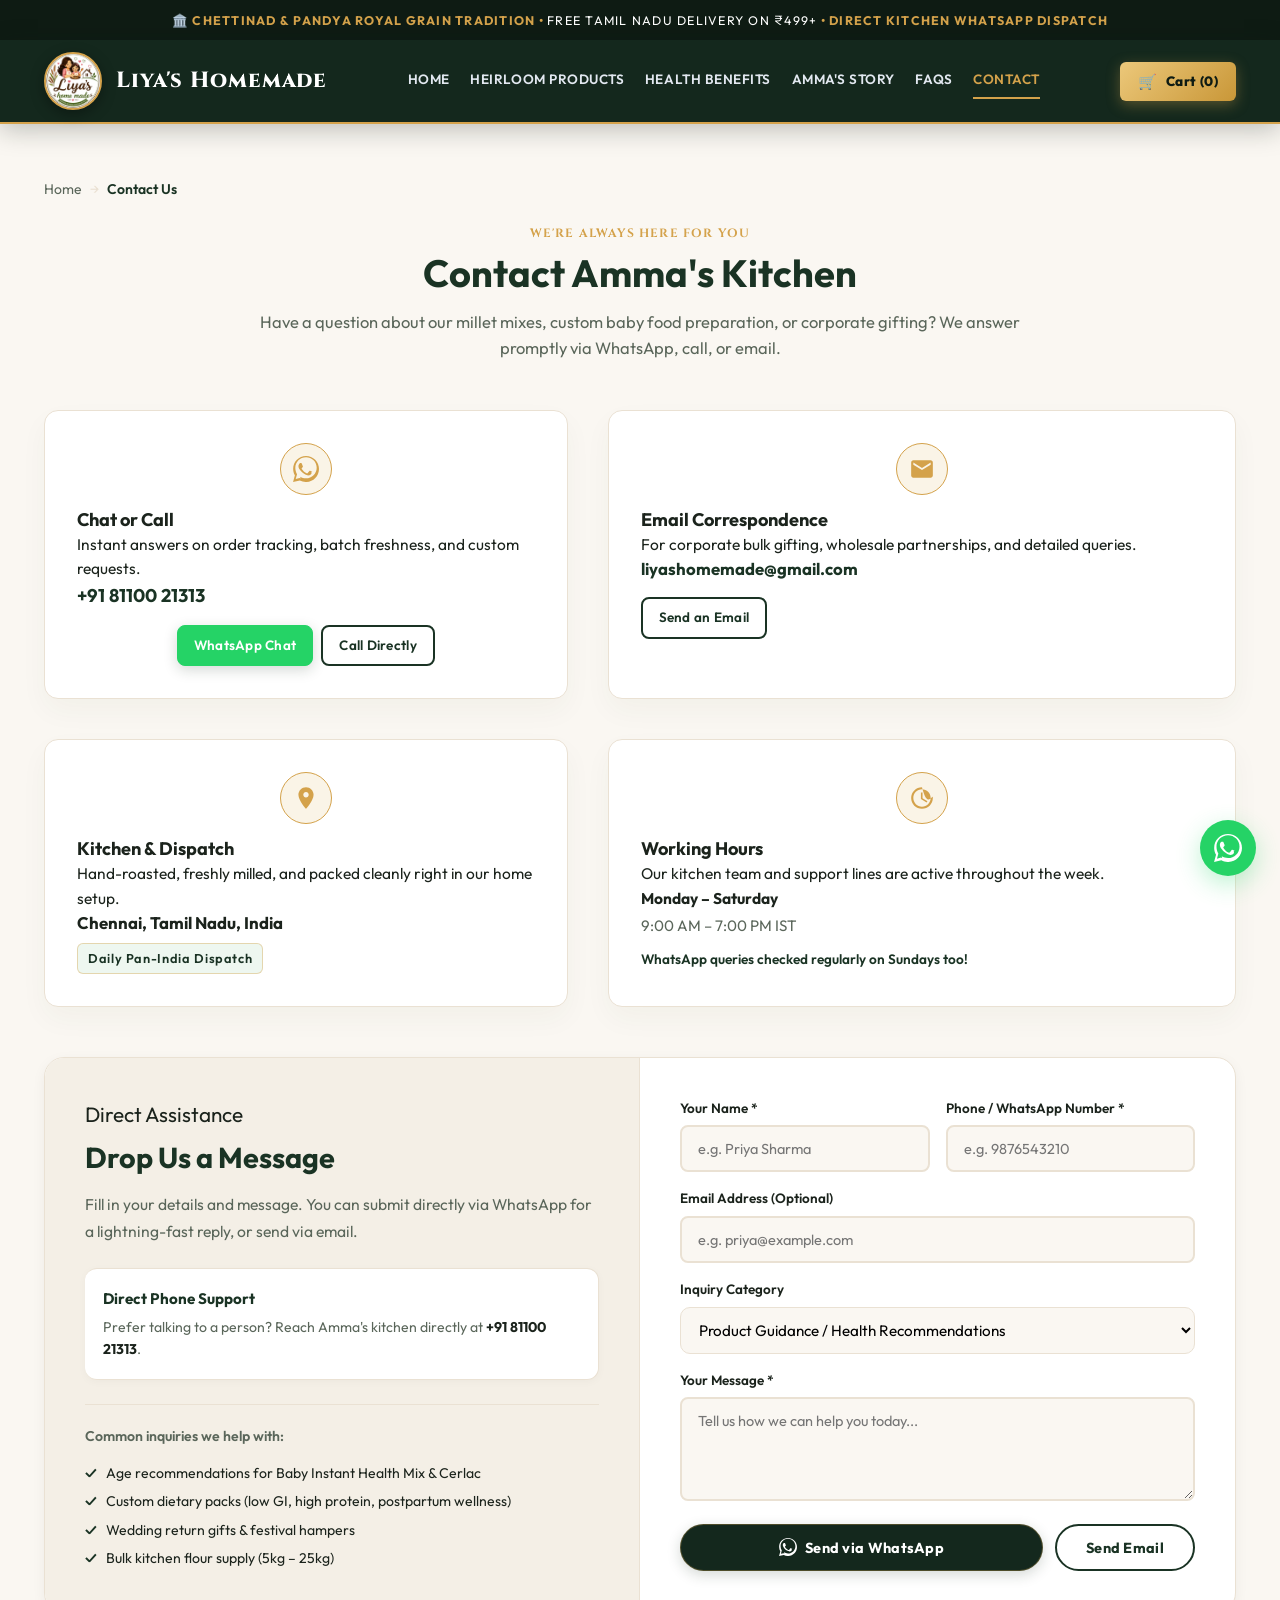
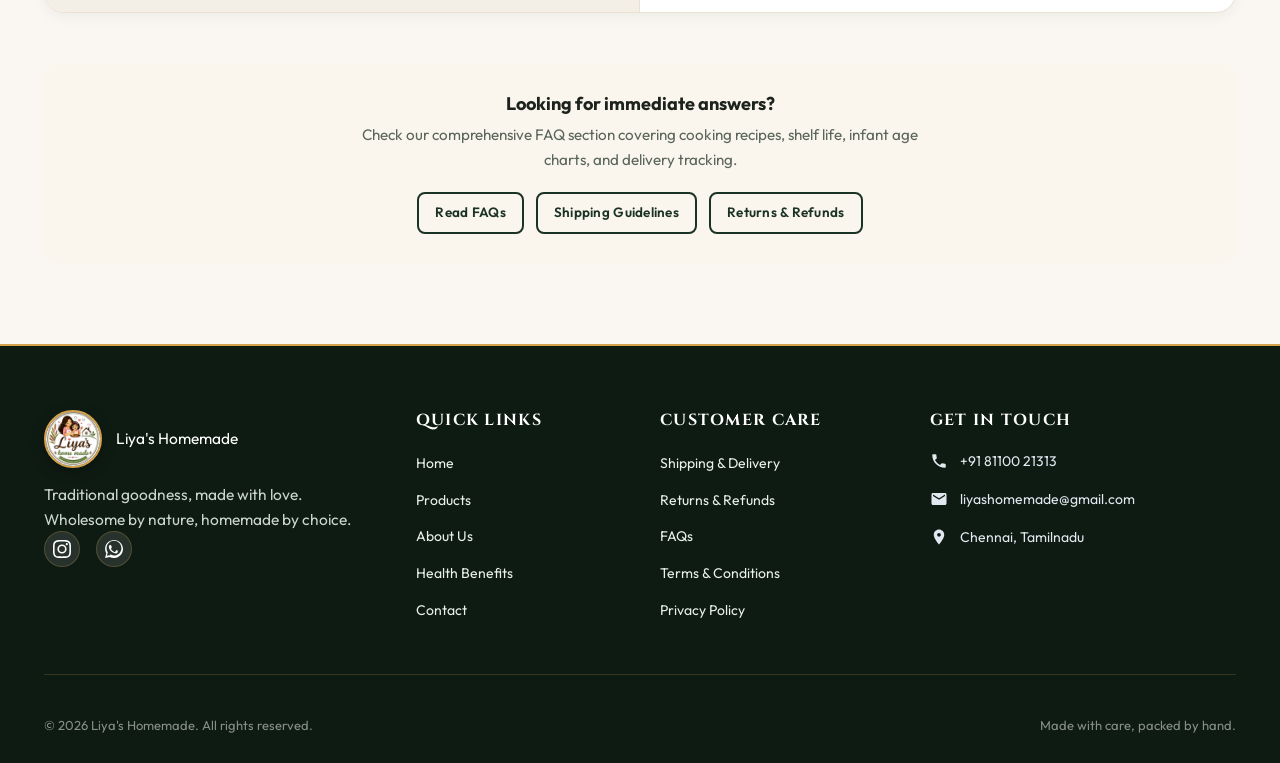
<file: contact.html>
<!DOCTYPE html>
<html lang="en">
<head>
  <meta charset="UTF-8">
  <meta name="viewport" content="width=device-width, initial-scale=1.0">
  <title>Contact Us | Liya's Homemade</title>
  <meta name="description" content="Reach out to Liya's Homemade for inquiries, bulk orders, shipping assistance, or product recommendations. Connect via WhatsApp, phone, or email.">
  <link rel="icon" type="image/png" href="logo.png">
  <link rel="stylesheet" href="index.css">
</head>
<body>

  <!-- Top Announcement Bar -->
  <!-- Top Heritage Bar -->
  <div class="royal-top-bar">
    🏛️ Chettinad & Pandya Royal Grain Tradition • <span>Free Tamil Nadu Delivery on ₹499+</span> • Direct Kitchen WhatsApp Dispatch
  </div>

  <!-- Header Section -->
  <header>
    <div class="wrap header-inner">
      <div class="brand-group" style="display: flex; align-items: center; gap: 16px; flex-shrink: 0;">
        <a href="index.html" class="brand logo">
          <div class="logo-frame">
            <img src="logo.png" alt="Liya's Homemade Logo" class="logo-img">
          </div>
          <span class="brand-title">Liya's Homemade</span>
        </a>
        <span class="kitchen-badge">Wholesome by nature, homemade by choice</span>
      </div>

      <nav class="main-nav nav-links">
        <a href="index.html">Home</a>
        <a href="products.html">Heirloom Products</a>
        <a href="health.html">Health Benefits</a>
        <a href="about.html">Amma's Story</a>
        <a href="faq.html">FAQs</a>
        <a href="contact.html" class="active">Contact</a>
      </nav>

      <div class="header-actions">
        <button class="btn-gold-cart" onclick="toggleCartDrawer(true)" aria-label="View Shopping Cart">
          <span style="font-size: 15px;">🛒</span> <span>Cart (<span data-cart-count>0</span>)</span>
        </button>
        <button class="menu-toggle" aria-label="Toggle Navigation Menu">
          <span></span>
          <span></span>
          <span></span>
        </button>
      </div>
    </div>
  </header>

  <!-- Main Content -->
  <main class="wrap" style="padding-top: 30px; padding-bottom: 80px;">
    <!-- Breadcrumb -->
    <div class="breadcrumb">
      <a href="index.html">Home</a> <span class="sep">&rarr;</span>
      <span class="current">Contact Us</span>
    </div>

    <!-- Page Hero Header -->
    <section class="static-page-header">
      <div class="script-tag">We're always here for you</div>
      <h1>Contact Amma's Kitchen</h1>
      <p>Have a question about our millet mixes, custom baby food preparation, or corporate gifting? We answer promptly via WhatsApp, call, or email.</p>
    </section>

    <!-- Contact Cards Grid -->
    <div class="contact-grid">
      <!-- Card 1: WhatsApp & Phone -->
      <div class="contact-card">
        <div class="icon-circle">
          <svg viewBox="0 0 24 24"><path d="M.057 24l1.687-6.163c-1.041-1.804-1.588-3.849-1.587-5.946C.06 5.348 5.397.01 12.008.01c3.202.001 6.212 1.246 8.477 3.517 2.266 2.27 3.507 5.28 3.505 8.484-.004 6.657-5.34 11.997-11.953 11.997-2.005-.001-3.973-.502-5.724-1.455L0 24zm6.59-4.846c1.665.989 3.3 1.472 5.358 1.473 5.432 0 9.851-4.387 9.855-9.782.002-2.614-1.013-5.074-2.859-6.927C17.078 2.062 14.62 1.045 12.01 1.045c-5.444 0-9.866 4.39-9.87 9.786-.002 2.08.547 4.11 1.588 5.91l-.26.953-.943 3.44 3.535-.927.988.597zm11.215-4.595c-.3-.15-1.774-.875-2.048-.975-.274-.1-.474-.15-.674.15-.2.3-1.774 2.225-1.774 2.225s-.2.2-.55.05c-.35-.175-1.479-.545-2.818-1.739-1.042-.93-1.745-2.08-1.95-2.43-.2-.35-.02-.54.155-.715.16-.16.35-.4.525-.6.175-.2.24-.35.35-.58.115-.23.06-.43-.03-.63-.09-.2-.674-1.625-.925-2.225-.244-.588-.493-.51-.674-.52-.172-.01-.37-.01-.57-.01-.2 0-.525.075-.8.375-.275.3-1.05 1.025-1.05 2.5s1.075 2.9 1.225 3.1c.15.2 2.11 3.22 5.12 4.52 3.01 1.3 3.01.866 3.56.816.55-.05 1.775-.725 2.025-1.425.25-.7.25-1.3.175-1.425-.075-.125-.275-.2-.575-.35z"/></svg>
        </div>
        <h3>Chat or Call</h3>
        <p>Instant answers on order tracking, batch freshness, and custom requests.</p>
        <p style="font-weight: 700; font-size: 1.15rem; color: var(--brand-green); margin-bottom: 14px;">+91 81100 21313</p>
        <div style="display: flex; gap: 8px; justify-content: center; flex-wrap: wrap;">
          <a href="https://wa.me/918110021313?text=Hi%20Liya's%20Homemade,%20I%20have%20an%20inquiry%20regarding%20your%20products." target="_blank" rel="noopener" class="btn btn-sm btn-primary" style="background:#25D366; border-color:#25D366;">WhatsApp Chat</a>
          <a href="tel:+918110021313" class="btn btn-sm btn-outline">Call Directly</a>
        </div>
      </div>

      <!-- Card 2: Email -->
      <div class="contact-card">
        <div class="icon-circle">
          <svg viewBox="0 0 24 24"><path d="M20 4H4c-1.1 0-1.99.9-1.99 2L2 18c0 1.1.9 2 2 2h16c1.1 0 2-.9 2-2V6c0-1.1-.9-2-2-2zm0 4l-8 5-8-5V6l8 5 8-5v2z"/></svg>
        </div>
        <h3>Email Correspondence</h3>
        <p>For corporate bulk gifting, wholesale partnerships, and detailed queries.</p>
        <p style="font-weight: 700; font-size: 1.05rem; color: var(--brand-green); margin-bottom: 14px;">liyashomemade@gmail.com</p>
        <a href="mailto:liyashomemade@gmail.com?subject=Inquiry%20from%20Website" class="btn btn-sm btn-outline">Send an Email</a>
      </div>

      <!-- Card 3: Location -->
      <div class="contact-card">
        <div class="icon-circle">
          <svg viewBox="0 0 24 24"><path d="M12 2C8.13 2 5 5.13 5 9c0 5.25 7 13 7 13s7-7.75 7-13c0-3.87-3.13-7-7-7zm0 9.5c-1.38 0-2.5-1.12-2.5-2.5s1.12-2.5 2.5-2.5 2.5 1.12 2.5 2.5-1.12 2.5-2.5 2.5z"/></svg>
        </div>
        <h3>Kitchen & Dispatch</h3>
        <p>Hand-roasted, freshly milled, and packed cleanly right in our home setup.</p>
        <p style="font-weight: 700; font-size: 1.05rem; color: var(--text-dark); margin-bottom: 6px;">Chennai, Tamil Nadu, India</p>
        <span class="product-badge" style="background: #eef7f0; color: var(--brand-green); font-size: 0.8rem; font-weight: 600;">Daily Pan-India Dispatch</span>
      </div>

      <!-- Card 4: Operating Hours -->
      <div class="contact-card">
        <div class="icon-circle">
          <svg viewBox="0 0 24 24"><path d="M11.99 2C6.47 2 2 6.48 2 12s4.47 10 9.99 10C17.52 22 22 17.52 22 12S17.52 24 11.99 2zM12 20c-4.42 0-8-3.58-8-8s3.58-8 8-8 8 3.58 8 8-3.58 8-8 8zm.5-13H11v6l5.25 3.15.75-1.23-4.5-2.67z"/></svg>
        </div>
        <h3>Working Hours</h3>
        <p>Our kitchen team and support lines are active throughout the week.</p>
        <p style="font-weight: 700; color: var(--text-dark); margin-bottom: 4px;">Monday – Saturday</p>
        <p style="font-size: 0.95rem; color: var(--text-muted); margin-bottom: 10px;">9:00 AM – 7:00 PM IST</p>
        <p style="font-size: 0.85rem; color: var(--brand-green); font-weight: 600;">WhatsApp queries checked regularly on Sundays too!</p>
      </div>
    </div>

    <!-- Interactive Form & Direct Inquiry Section -->
    <div style="margin-top: 50px; background: white; border-radius: 20px; border: 1px solid var(--border); box-shadow: var(--shadow-sm); overflow: hidden;">
      <div style="display: grid; grid-template-columns: repeat(auto-fit, minmax(320px, 1fr));">
        
        <!-- Form Left Column: Story & Trust -->
        <div style="background: var(--paper-alt); border-right: 1px solid var(--paper-alt-2); color: var(--ink); padding: 40px;">
          <span style="font-family: var(--font-hand); font-size: 1.3rem; color: var(--warm-gold); display: block; margin-bottom: 8px;">Direct Assistance</span>
          <h2 style="font-size: 1.8rem; margin-bottom: 16px; color: var(--brand-green);">Drop Us a Message</h2>
          <p style="color: var(--ink-light); font-size: 0.98rem; line-height: 1.7; margin-bottom: 24px;">
            Fill in your details and message. You can submit directly via WhatsApp for a lightning-fast reply, or send via email.
          </p>

          <div style="margin-bottom: 24px; padding: 18px; background: var(--white); border-radius: 12px; border: 1px solid var(--paper-alt-2); border-left: 4px solid var(--warm-gold); box-shadow: 0 2px 8px rgba(0,0,0,0.03);">
            <strong style="color: var(--brand-green); display: block; font-size: 0.95rem; margin-bottom: 4px;">Direct Phone Support</strong>
            <p style="font-size: 0.88rem; color: var(--ink-light); margin: 0;">Prefer talking to a person? Reach Amma's kitchen directly at <strong style="color: var(--ink);">+91 81100 21313</strong>.</p>
          </div>

          <div style="border-top: 1px solid var(--paper-alt-2); padding-top: 20px;">
            <p style="font-size: 0.88rem; color: var(--ink-light); font-weight: 600; margin-bottom: 12px;">Common inquiries we help with:</p>
            <ul style="list-style: none; padding: 0; margin: 0; font-size: 0.88rem; color: var(--ink); line-height: 2;">
              <li><span style="color: var(--brand-green); font-weight: 700; margin-right: 6px;">✓</span> Age recommendations for Baby Instant Health Mix & Cerlac</li>
              <li><span style="color: var(--brand-green); font-weight: 700; margin-right: 6px;">✓</span> Custom dietary packs (low GI, high protein, postpartum wellness)</li>
              <li><span style="color: var(--brand-green); font-weight: 700; margin-right: 6px;">✓</span> Wedding return gifts & festival hampers</li>
              <li><span style="color: var(--brand-green); font-weight: 700; margin-right: 6px;">✓</span> Bulk kitchen flour supply (5kg – 25kg)</li>
            </ul>
          </div>
        </div>

        <!-- Form Right Column: Interactive Fields -->
        <div style="padding: 40px;">
          <form id="contactForm" onsubmit="handleContactSubmit(event)">
            <div style="display: grid; grid-template-columns: 1fr 1fr; gap: 16px;">
              <div class="form-group">
                <label for="contactName">Your Name *</label>
                <input type="text" id="contactName" required placeholder="e.g. Priya Sharma">
              </div>
              <div class="form-group">
                <label for="contactPhone">Phone / WhatsApp Number *</label>
                <input type="tel" id="contactPhone" required placeholder="e.g. 9876543210">
              </div>
            </div>

            <div class="form-group">
              <label for="contactEmail">Email Address (Optional)</label>
              <input type="email" id="contactEmail" placeholder="e.g. priya@example.com">
            </div>

            <div class="form-group">
              <label for="contactTopic">Inquiry Category</label>
              <select id="contactTopic" style="width: 100%; padding: 12px 14px; border: 1px solid var(--border); border-radius: 10px; font-family: inherit; font-size: 0.95rem; background: var(--paper);">
                <option value="Product Guidance">Product Guidance / Health Recommendations</option>
                <option value="Order Tracking">Existing Order Status / Tracking</option>
                <option value="Baby Food Query">Baby & Toddler Health Mix Guidance</option>
                <option value="Bulk & Gifting">Bulk Gifting / Corporate Orders</option>
                <option value="Other Query">Other Question / Feedback</option>
              </select>
            </div>

            <div class="form-group">
              <label for="contactMessage">Your Message *</label>
              <textarea id="contactMessage" rows="4" required placeholder="Tell us how we can help you today..."></textarea>
            </div>

            <div style="display: flex; gap: 12px; flex-wrap: wrap; margin-top: 10px;">
              <button type="submit" class="btn btn-primary" style="flex: 1; min-width: 200px; display: inline-flex; align-items: center; justify-content: center; gap: 8px;">
                <svg viewBox="0 0 24 24" style="width: 18px; height: 18px; fill: currentColor;"><path d="M.057 24l1.687-6.163c-1.041-1.804-1.588-3.849-1.587-5.946C.06 5.348 5.397.01 12.008.01c3.202.001 6.212 1.246 8.477 3.517 2.266 2.27 3.507 5.28 3.505 8.484-.004 6.657-5.34 11.997-11.953 11.997-2.005-.001-3.973-.502-5.724-1.455L0 24zm6.59-4.846c1.665.989 3.3 1.472 5.358 1.473 5.432 0 9.851-4.387 9.855-9.782.002-2.614-1.013-5.074-2.859-6.927C17.078 2.062 14.62 1.045 12.01 1.045c-5.444 0-9.866 4.39-9.87 9.786-.002 2.08.547 4.11 1.588 5.91l-.26.953-.943 3.44 3.535-.927.988.597zm11.215-4.595c-.3-.15-1.774-.875-2.048-.975-.274-.1-.474-.15-.674.15-.2.3-1.774 2.225-1.774 2.225s-.2.2-.55.05c-.35-.175-1.479-.545-2.818-1.739-1.042-.93-1.745-2.08-1.95-2.43-.2-.35-.02-.54.155-.715.16-.16.35-.4.525-.6.175-.2.24-.35.35-.58.115-.23.06-.43-.03-.63-.09-.2-.674-1.625-.925-2.225-.244-.588-.493-.51-.674-.52-.172-.01-.37-.01-.57-.01-.2 0-.525.075-.8.375-.275.3-1.05 1.025-1.05 2.5s1.075 2.9 1.225 3.1c.15.2 2.11 3.22 5.12 4.52 3.01 1.3 3.01.866 3.56.816.55-.05 1.775-.725 2.025-1.425.25-.7.25-1.3.175-1.425-.075-.125-.275-.2-.575-.35z"/></svg>
                Send via WhatsApp
              </button>
              <button type="button" onclick="sendViaEmail()" class="btn btn-outline" style="min-width: 140px;">
                Send Email
              </button>
            </div>
            <p id="formStatus" style="display: none; margin-top: 14px; font-size: 0.9rem; font-weight: 500;"></p>
          </form>
        </div>
      </div>
    </div>

    <!-- Quick Help & FAQs Banner -->
    <div style="margin-top: 50px; background: #faf5ed; border-radius: 16px; border: 1px dashed var(--warm-gold); padding: 30px; text-align: center;">
      <h3 style="margin-bottom: 8px;">Looking for immediate answers?</h3>
      <p style="color: var(--text-muted); max-width: 600px; margin: 0 auto 20px; font-size: 0.95rem;">Check our comprehensive FAQ section covering cooking recipes, shelf life, infant age charts, and delivery tracking.</p>
      <div style="display: flex; gap: 12px; justify-content: center; flex-wrap: wrap;">
        <a href="faq.html" class="btn btn-sm btn-outline">Read FAQs</a>
        <a href="shipping.html" class="btn btn-sm btn-outline">Shipping Guidelines</a>
        <a href="refund-policy.html" class="btn btn-sm btn-outline">Returns & Refunds</a>
      </div>
    </div>
  </main>

  <!-- Footer Section -->
  <footer id="contact">
    <div class="wrap">
      <div class="footer-grid">
        <div class="footer-brand">
          <a href="index.html" class="logo" style="color: white;">
            <img src="logo.png" alt="Liya's Homemade Logo" class="logo-img" style="border-color: rgba(255,255,255,0.2);">
            <span>Liya's Homemade</span>
          </a>
          <p>Traditional goodness, made with love. Wholesome by nature, homemade by choice.</p>
          <div class="social-links">
            <a href="https://www.instagram.com/liyashomemade/" target="_blank" rel="noopener" class="social-link" aria-label="Instagram">
              <svg viewBox="0 0 24 24"><path d="M12 2.163c3.204 0 3.584.012 4.85.07 3.252.148 4.771 1.691 4.919 4.919.058 1.265.069 1.645.069 4.849 0 3.205-.012 3.584-.069 4.849-.149 3.225-1.664 4.771-4.919 4.919-1.266.058-1.644.07-4.85.07-3.204 0-3.584-.012-4.849-.07-3.26-.149-4.771-1.699-4.919-4.92-.058-1.265-.07-1.644-.07-4.849 0-3.204.013-3.583.07-4.849.149-3.227 1.664-4.771 4.919-4.919 1.266-.057 1.645-.069 4.849-.069zM12 0C8.741 0 8.333.014 7.053.072 2.695.272.273 2.69.073 7.051.014 8.333 0 8.741 0 12c0 3.259.014 3.668.072 4.948.2 4.358 2.618 6.78 6.98 6.98 1.281.058 1.689.072 4.948.072 3.259 0 3.668-.014 4.948-.072 4.354-.2 6.782-2.618 6.979-6.98.059-1.28.073-1.689.073-4.948 0-3.259-.014-3.667-.072-4.947-.196-4.354-2.617-6.78-6.979-6.98C15.668.014 15.259 0 12 0zm0 5.838a6.162 6.162 0 1 0 0 12.324 6.162 6.162 0 0 0 0-12.324zM12 16a4 4 0 1 1 0-8 4 4 0 0 1 0 8zm6.406-11.845a1.44 1.44 0 1 0 0 2.881 1.44 1.44 0 0 0 0-2.881z"/></svg>
            </a>
            <a href="https://wa.me/918110021313" target="_blank" rel="noopener" class="social-link" aria-label="WhatsApp">
              <svg viewBox="0 0 24 24"><path d="M.057 24l1.687-6.163c-1.041-1.804-1.588-3.849-1.587-5.946C.06 5.348 5.397.01 12.008.01c3.202.001 6.212 1.246 8.477 3.517 2.266 2.27 3.507 5.28 3.505 8.484-.004 6.657-5.34 11.997-11.953 11.997-2.005-.001-3.973-.502-5.724-1.455L0 24zm6.59-4.846c1.665.989 3.3 1.472 5.358 1.473 5.432 0 9.851-4.387 9.855-9.782.002-2.614-1.013-5.074-2.859-6.927C17.078 2.062 14.62 1.045 12.01 1.045c-5.444 0-9.866 4.39-9.87 9.786-.002 2.08.547 4.11 1.588 5.91l-.26.953-.943 3.44 3.535-.927.988.597zm11.215-4.595c-.3-.15-1.774-.875-2.048-.975-.274-.1-.474-.15-.674.15-.2.3-1.774 2.225-1.774 2.225s-.2.2-.55.05c-.35-.175-1.479-.545-2.818-1.739-1.042-.93-1.745-2.08-1.95-2.43-.2-.35-.02-.54.155-.715.16-.16.35-.4.525-.6.175-.2.24-.35.35-.58.115-.23.06-.43-.03-.63-.09-.2-.674-1.625-.925-2.225-.244-.588-.493-.51-.674-.52-.172-.01-.37-.01-.57-.01-.2 0-.525.075-.8.375-.275.3-1.05 1.025-1.05 2.5s1.075 2.9 1.225 3.1c.15.2 2.11 3.22 5.12 4.52 3.01 1.3 3.01.866 3.56.816.55-.05 1.775-.725 2.025-1.425.25-.7.25-1.3.175-1.425-.075-.125-.275-.2-.575-.35z"/></svg>
            </a>
          </div>
        </div>
        <div class="footer-col">
          <h4>Quick Links</h4>
          <ul>
            <li><a href="index.html">Home</a></li>
            <li><a href="products.html">Products</a></li>
            <li><a href="about.html">About Us</a></li>
            <li><a href="health.html">Health Benefits</a></li>
            <li><a href="contact.html">Contact</a></li>
          </ul>
        </div>
        <div class="footer-col">
          <h4>Customer Care</h4>
          <ul>
            <li><a href="shipping.html">Shipping & Delivery</a></li>
            <li><a href="refund-policy.html">Returns & Refunds</a></li>
            <li><a href="faq.html">FAQs</a></li>
            <li><a href="terms.html">Terms & Conditions</a></li>
            <li><a href="privacy.html">Privacy Policy</a></li>
          </ul>
        </div>
        <div class="footer-col footer-contact">
          <h4>Get in touch</h4>
          <p><svg viewBox="0 0 24 24"><path d="M6.62 10.79a15.149 15.149 0 0 0 6.59 6.59l2.2-2.2c.28-.28.67-.36 1.02-.24 1.12.37 2.33.57 3.57.57.55 0 1 .45 1 1V20c0 .55-.45 1-1 1-9.39 0-17-7.61-17-17 0-.55.45-1 1-1h3.5c.55 0 1 .45 1 1 0 1.25.2 2.45.57 3.57.11.35.03.74-.25 1.02l-2.2 2.2z"/></svg> +91 81100 21313</p>
          <p><svg viewBox="0 0 24 24"><path d="M20 4H4c-1.1 0-1.99.9-1.99 2L2 18c0 1.1.9 2 2 2h16c1.1 0 2-.9 2-2V6c0-1.1-.9-2-2-2zm0 4l-8 5-8-5V6l8 5 8-5v2z"/></svg> liyashomemade@gmail.com</p>
          <p><svg viewBox="0 0 24 24"><path d="M12 2C8.13 2 5 5.13 5 9c0 5.25 7 13 7 13s7-7.75 7-13c0-3.87-3.13-7-7-7zm0 9.5c-1.38 0-2.5-1.12-2.5-2.5s1.12-2.5 2.5-2.5 2.5 1.12 2.5 2.5-1.12 2.5-2.5 2.5z"/></svg> Chennai, Tamilnadu</p>
        </div>
      </div>
      <div class="footer-bottom">
        <span>&copy; 2026 Liya's Homemade. All rights reserved.</span>
        <span>Made with care, packed by hand.</span>
      </div>
    </div>
  </footer>

  <!-- WhatsApp Float Button -->
  <a class="wa-float" href="https://wa.me/918110021313" target="_blank" rel="noopener" aria-label="Chat on WhatsApp">
    <svg viewBox="0 0 24 24"><path d="M.057 24l1.687-6.163c-1.041-1.804-1.588-3.849-1.587-5.946C.06 5.348 5.397.01 12.008.01c3.202.001 6.212 1.246 8.477 3.517 2.266 2.27 3.507 5.28 3.505 8.484-.004 6.657-5.34 11.997-11.953 11.997-2.005-.001-3.973-.502-5.724-1.455L0 24zm6.59-4.846c1.665.989 3.3 1.472 5.358 1.473 5.432 0 9.851-4.387 9.855-9.782.002-2.614-1.013-5.074-2.859-6.927C17.078 2.062 14.62 1.045 12.01 1.045c-5.444 0-9.866 4.39-9.87 9.786-.002 2.08.547 4.11 1.588 5.91l-.26.953-.943 3.44 3.535-.927.988.597zm11.215-4.595c-.3-.15-1.774-.875-2.048-.975-.274-.1-.474-.15-.674.15-.2.3-1.774 2.225-1.774 2.225s-.2.2-.55.05c-.35-.175-1.479-.545-2.818-1.739-1.042-.93-1.745-2.08-1.95-2.43-.2-.35-.02-.54.155-.715.16-.16.35-.4.525-.6.175-.2.24-.35.35-.58.115-.23.06-.43-.03-.63-.09-.2-.674-1.625-.925-2.225-.244-.588-.493-.51-.674-.52-.172-.01-.37-.01-.57-.01-.2 0-.525.075-.8.375-.275.3-1.05 1.025-1.05 2.5s1.075 2.9 1.225 3.1c.15.2 2.11 3.22 5.12 4.52 3.01 1.3 3.01.866 3.56.816.55-.05 1.775-.725 2.025-1.425.25-.7.25-1.3.175-1.425-.075-.125-.275-.2-.575-.35z"/></svg>
  </a>

  <!-- Shared Javascript Libraries -->
  <script src="products.js"></script>
  <script src="cart.js"></script>

  <!-- Page Logic -->
  <script>
    // Toggle Mobile Navigation
    const menuToggle = document.querySelector('.menu-toggle');
    const mainNav = document.querySelector('.main-nav');
    if (menuToggle && mainNav) {
      menuToggle.addEventListener('click', () => {
        mainNav.classList.toggle('mobile-open');
      });
    }

    // Auto populate customer info if stored in localStorage
    try {
      const saved = localStorage.getItem('liya_customer_details');
      if (saved) {
        const d = JSON.parse(saved);
        if (d.name) document.getElementById('contactName').value = d.name;
        if (d.phone) document.getElementById('contactPhone').value = d.phone;
        if (d.email) document.getElementById('contactEmail').value = d.email;
      }
    } catch (e) {}

    function buildMessage() {
      const name = document.getElementById('contactName').value.trim();
      const phone = document.getElementById('contactPhone').value.trim();
      const email = document.getElementById('contactEmail').value.trim();
      const topic = document.getElementById('contactTopic').value;
      const message = document.getElementById('contactMessage').value.trim();

      let text = `*New Inquiry via Website*\n\n`;
      text += `*Name:* ${name}\n`;
      text += `*Phone:* ${phone}\n`;
      if (email) text += `*Email:* ${email}\n`;
      text += `*Topic:* ${topic}\n\n`;
      text += `*Message:*\n${message}\n`;

      return { name, phone, email, topic, message, text };
    }

    function handleContactSubmit(e) {
      e.preventDefault();
      const data = buildMessage();
      if (!data.name || !data.phone || !data.message) return;

      // Save customer info for convenience
      try {
        localStorage.setItem('liya_customer_details', JSON.stringify({
          name: data.name,
          phone: data.phone,
          email: data.email
        }));
      } catch (err) {}

      const encoded = encodeURIComponent(data.text);
      const waUrl = `https://wa.me/918110021313?text=${encoded}`;
      
      const status = document.getElementById('formStatus');
      status.style.display = 'block';
      status.style.color = 'var(--brand-green)';
      status.textContent = 'Redirecting to WhatsApp to send your message...';

      setTimeout(() => {
        window.open(waUrl, '_blank');
      }, 400);
    }

    function sendViaEmail() {
      const name = document.getElementById('contactName').value.trim();
      const message = document.getElementById('contactMessage').value.trim();
      if (!name || !message) {
        alert('Please fill in your name and message before sending.');
        return;
      }
      const data = buildMessage();
      const mailUrl = `mailto:liyashomemade@gmail.com?subject=${encodeURIComponent('Inquiry: ' + data.topic + ' - ' + data.name)}&body=${encodeURIComponent(data.text)}`;
      window.location.href = mailUrl;
    }

    // Initialize cart badge
    if (typeof updateCartBadge === 'function') {
      updateCartBadge();
    }
  </script>
</body>
</html>
</file>
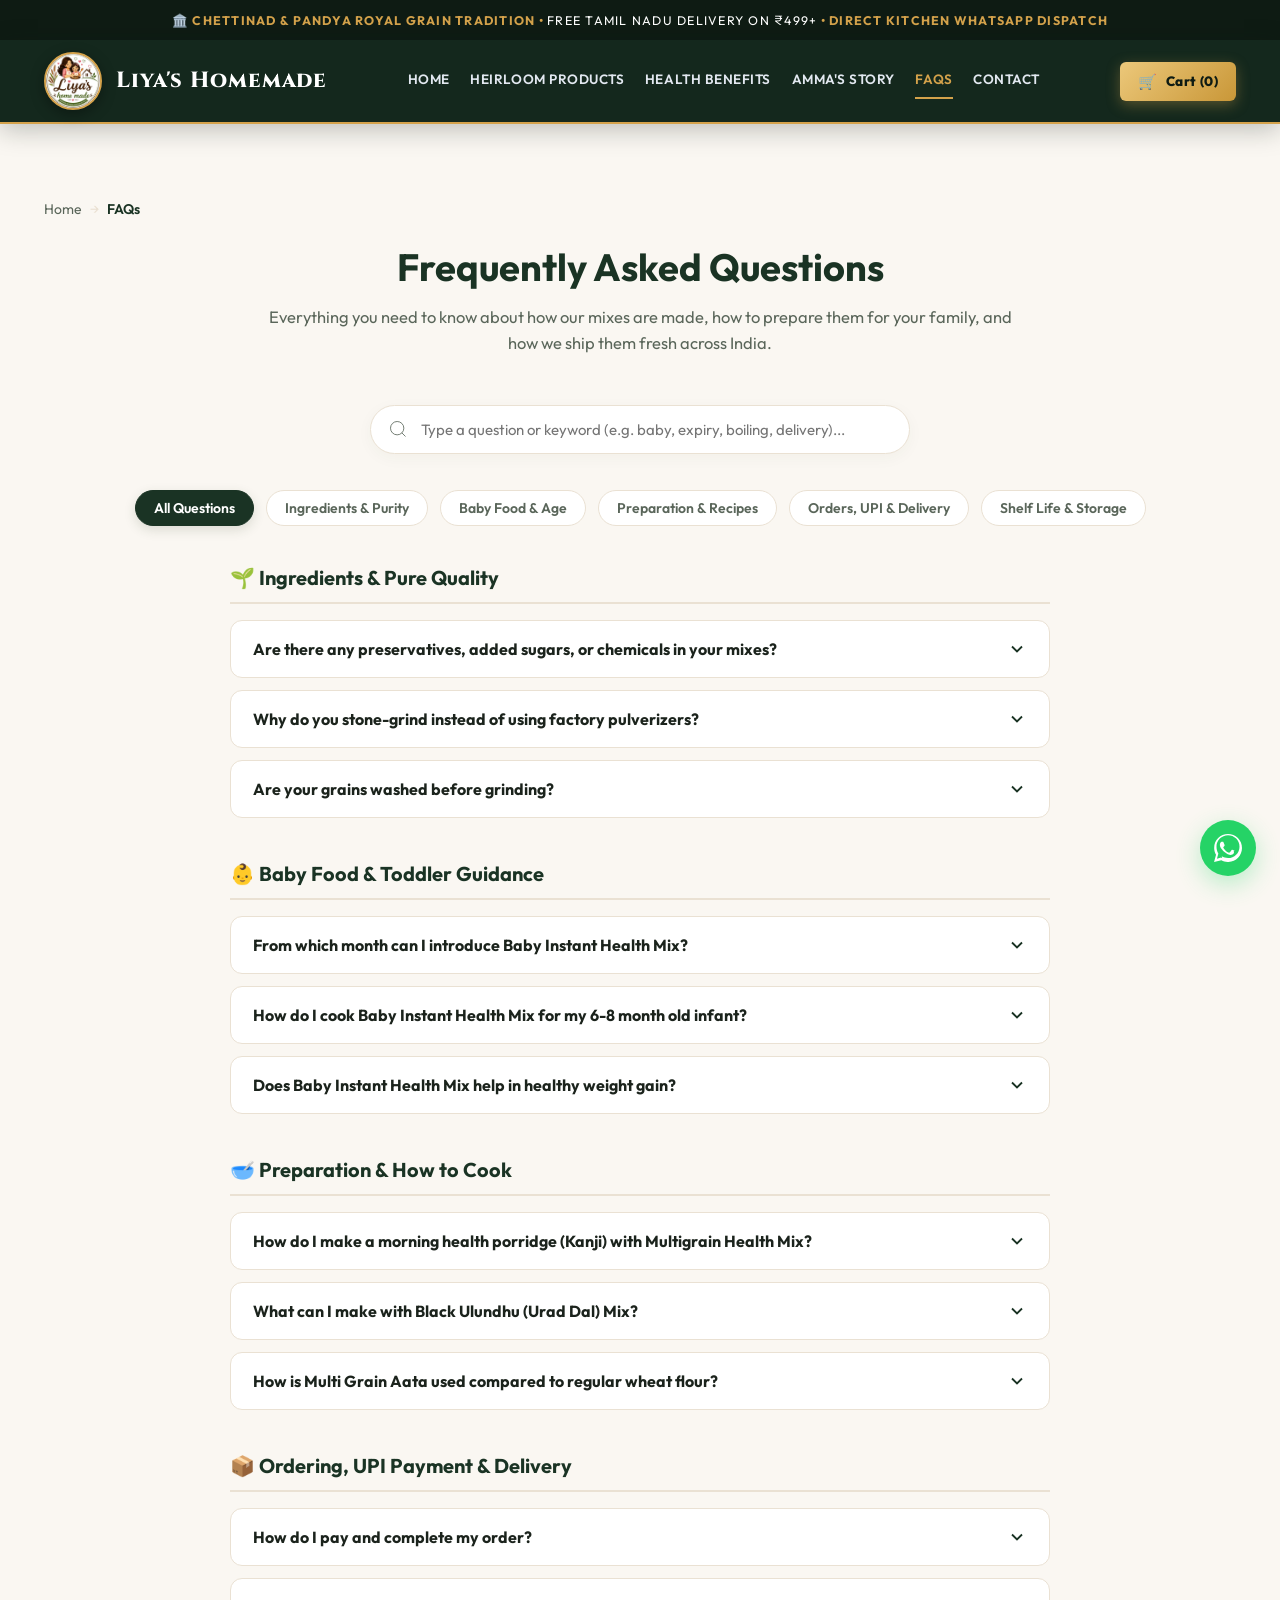
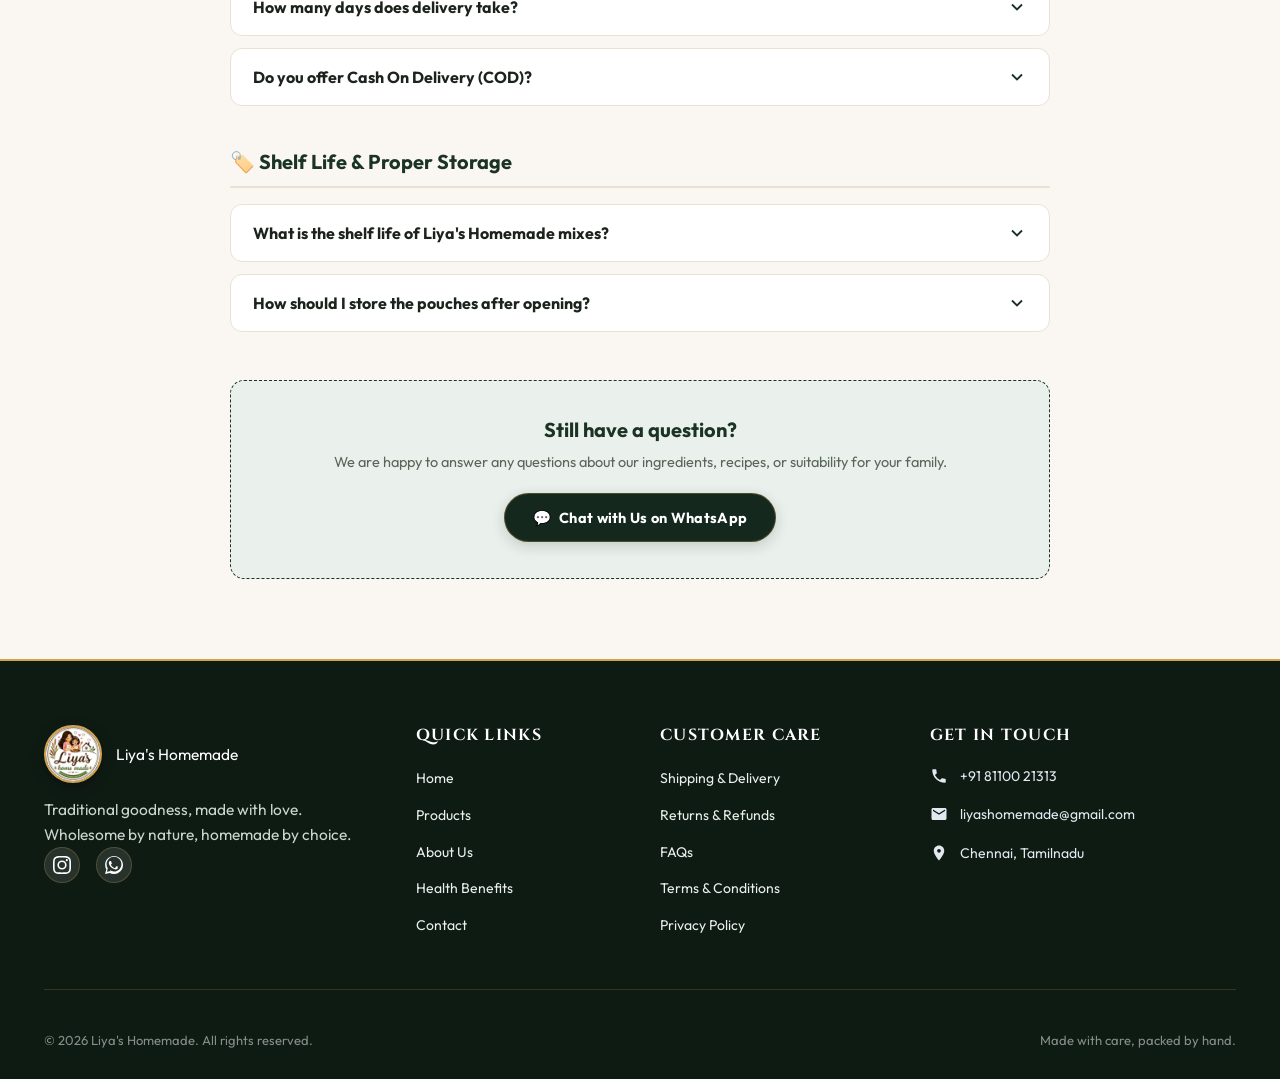
<file: faq.html>
<!DOCTYPE html>
<html lang="en">
<head>
  <meta charset="UTF-8">
  <meta name="viewport" content="width=device-width, initial-scale=1.0">
  <title>Frequently Asked Questions | Liya's Homemade</title>
  <meta name="description" content="Find answers to common questions about Liya's Homemade health mixes, stone-grinding process, baby food guidance, shelf life, and shipping.">
  <link rel="icon" type="image/png" href="logo.png">
  <link rel="stylesheet" href="index.css">
</head>
<body>

  <!-- Top Announcement Bar -->
  <!-- Top Heritage Bar -->
  <div class="royal-top-bar">
    🏛️ Chettinad & Pandya Royal Grain Tradition • <span>Free Tamil Nadu Delivery on ₹499+</span> • Direct Kitchen WhatsApp Dispatch
  </div>

  <!-- Header Section -->
  <header>
    <div class="wrap header-inner">
      <div class="brand-group" style="display: flex; align-items: center; gap: 16px; flex-shrink: 0;">
        <a href="index.html" class="brand logo">
          <div class="logo-frame">
            <img src="logo.png" alt="Liya's Homemade Logo" class="logo-img">
          </div>
          <span class="brand-title">Liya's Homemade</span>
        </a>
        <span class="kitchen-badge">Wholesome by nature, homemade by choice</span>
      </div>

      <nav class="main-nav nav-links">
        <a href="index.html">Home</a>
        <a href="products.html">Heirloom Products</a>
        <a href="health.html">Health Benefits</a>
        <a href="about.html">Amma's Story</a>
        <a href="faq.html" class="active">FAQs</a>
        <a href="contact.html">Contact</a>
      </nav>

      <div class="header-actions">
        <button class="btn-gold-cart" onclick="toggleCartDrawer(true)" aria-label="View Shopping Cart">
          <span style="font-size: 15px;">🛒</span> <span>Cart (<span data-cart-count>0</span>)</span>
        </button>
        <button class="menu-toggle" aria-label="Toggle Navigation Menu">
          <span></span>
          <span></span>
          <span></span>
        </button>
      </div>
    </div>
  </header>

  <!-- FAQ Section -->
  <main class="wrap" style="padding-top: 50px; padding-bottom: 80px;">
    <!-- Breadcrumb -->
    <div class="breadcrumb">
      <a href="index.html">Home</a> <span class="sep">&rarr;</span>
      <span class="current">FAQs</span>
    </div>

    <!-- Header -->
    <div class="static-page-header">
      <h1>Frequently Asked Questions</h1>
      <p>
        Everything you need to know about how our mixes are made, how to prepare them for your family, and how we ship them fresh across India.
      </p>
    </div>

    <!-- Search FAQs -->
    <div class="faq-search-box">
      <svg viewBox="0 0 24 24"><circle cx="11" cy="11" r="8"/><line x1="21" y1="21" x2="16.65" y2="16.65"/></svg>
      <input type="text" id="faq-search" placeholder="Type a question or keyword (e.g. baby, expiry, boiling, delivery)...">
    </div>

    <!-- FAQ Category Tabs -->
    <div class="faq-category-nav" id="faq-category-pills">
      <button type="button" class="filter-pill active" data-cat="all">All Questions</button>
      <button type="button" class="filter-pill" data-cat="ingredients">Ingredients & Purity</button>
      <button type="button" class="filter-pill" data-cat="baby">Baby Food & Age</button>
      <button type="button" class="filter-pill" data-cat="cooking">Preparation & Recipes</button>
      <button type="button" class="filter-pill" data-cat="shipping">Orders, UPI & Delivery</button>
      <button type="button" class="filter-pill" data-cat="storage">Shelf Life & Storage</button>
    </div>

    <!-- FAQ Accordion Container -->
    <div id="faq-container" style="max-width: 820px; margin: 0 auto;">
      <!-- Group: Ingredients & Purity -->
      <div class="faq-group" data-category="ingredients">
        <div class="faq-group-title">🌱 Ingredients & Pure Quality</div>
        
        <div class="faq-item">
          <button class="faq-question">
            Are there any preservatives, added sugars, or chemicals in your mixes?
            <svg viewBox="0 0 24 24"><polyline points="6 9 12 15 18 9"/></svg>
          </button>
          <div class="faq-answer">
            <div class="faq-answer-inner">
              <strong>Absolutely zero.</strong> We do not add any preservatives, chemical stabilizers, artificial flavors, white sugar, or milk powder. Every pouch contains 100% whole grains, pulses, nuts, and traditional spices, roasted and ground fresh. What you see on our ingredients list is all that is inside.
            </div>
          </div>
        </div>

        <div class="faq-item">
          <button class="faq-question">
            Why do you stone-grind instead of using factory pulverizers?
            <svg viewBox="0 0 24 24"><polyline points="6 9 12 15 18 9"/></svg>
          </button>
          <div class="faq-answer">
            <div class="faq-answer-inner">
              High-speed commercial steel mills run at high RPMs, generating intense heat that burns away natural oils, vitamins, and the delicate aroma of grains. Traditional stone-grinding runs at a slow, gentle speed, keeping the flour cool and preserving dietary fiber, healthy fats, and authentic paati-style taste.
            </div>
          </div>
        </div>

        <div class="faq-item">
          <button class="faq-question">
            Are your grains washed before grinding?
            <svg viewBox="0 0 24 24"><polyline points="6 9 12 15 18 9"/></svg>
          </button>
          <div class="faq-answer">
            <div class="faq-answer-inner">
              Yes, thoroughly. Every single batch is hand-sorted to remove grit and stones, washed multiple times in clean potable water, and sun-dried in clean, hygienic surroundings before dry-roasting.
            </div>
          </div>
        </div>
      </div>

      <!-- Group: Baby Food & Age Guidance -->
      <div class="faq-group" data-category="baby">
        <div class="faq-group-title">👶 Baby Food & Toddler Guidance</div>

        <div class="faq-item">
          <button class="faq-question">
            From which month can I introduce Baby Instant Health Mix?
            <svg viewBox="0 0 24 24"><polyline points="6 9 12 15 18 9"/></svg>
          </button>
          <div class="faq-answer">
            <div class="faq-answer-inner">
              Our <strong>Baby Instant Health Mix</strong> and <strong>Baby Rice Cereal</strong> are formulated to be gentle enough for babies starting from <strong>6 months of age</strong> (once your baby has begun solid foods). The ingredients (badam, cashew, fried gram dal, makhana, white poha, red poha) are carefully roasted and stone-ground to an ultra-fine powder so tiny tummies digest them smoothly.
            </div>
          </div>
        </div>

        <div class="faq-item">
          <button class="faq-question">
            How do I cook Baby Instant Health Mix for my 6-8 month old infant?
            <svg viewBox="0 0 24 24"><polyline points="6 9 12 15 18 9"/></svg>
          </button>
          <div class="faq-answer">
            <div class="faq-answer-inner">
              Take 1 to 2 tablespoons of Baby Instant Health Mix in a small pan. Add 1 cup of cold water or diluted milk and stir well without lumps. Place on low flame and cook for 3 to 5 minutes, stirring continuously until it turns into a smooth, silky porridge. You can sweeten it lightly with pure jaggery syrup or mashed banana. Allow it to cool to lukewarm before feeding.
            </div>
          </div>
        </div>

        <div class="faq-item">
          <button class="faq-question">
            Does Baby Instant Health Mix help in healthy weight gain?
            <svg viewBox="0 0 24 24"><polyline points="6 9 12 15 18 9"/></svg>
          </button>
          <div class="faq-answer">
            <div class="faq-answer-inner">
              Yes! Because it contains premium nutrient-dense ingredients like almonds, cashews, makhana (foxnuts), and red poha, it provides healthy vegetarian fats, plant protein, and clean calories that support steady weight gain and brain development naturally.
            </div>
          </div>
        </div>
      </div>

      <!-- Group: Preparation & Recipes -->
      <div class="faq-group" data-category="cooking">
        <div class="faq-group-title">🥣 Preparation & How to Cook</div>

        <div class="faq-item">
          <button class="faq-question">
            How do I make a morning health porridge (Kanji) with Multigrain Health Mix?
            <svg viewBox="0 0 24 24"><polyline points="6 9 12 15 18 9"/></svg>
          </button>
          <div class="faq-answer">
            <div class="faq-answer-inner">
              Mix 2 tablespoons of Multigrain Health Mix in 1 cup of room-temperature water or milk. Dissolve all lumps first. Cook on medium heat for 4-5 minutes while stirring. Turn off heat. Add milk and a pinch of country sugar/palm jaggery for sweet porridge, or mix with buttermilk, salt, and a pinch of jeera for a savory cooling morning drink.
            </div>
          </div>
        </div>

        <div class="faq-item">
          <button class="faq-question">
            What can I make with Black Ulundhu (Urad Dal) Mix?
            <svg viewBox="0 0 24 24"><polyline points="6 9 12 15 18 9"/></svg>
          </button>
          <div class="faq-answer">
            <div class="faq-answer-inner">
              Our dry-roasted Black Ulundhu mix is primarily crafted for making authentic <strong>Ulundhu Kali</strong> (cooked with palm jaggery and gingelly/sesame oil) to strengthen the lower back and joints. You can also prepare nourishing Ulundhu Kanji (sweet or salty) or roll it into instant healthy ladoos with ghee and nuts.
            </div>
          </div>
        </div>

        <div class="faq-item">
          <button class="faq-question">
            How is Multi Grain Aata used compared to regular wheat flour?
            <svg viewBox="0 0 24 24"><polyline points="6 9 12 15 18 9"/></svg>
          </button>
          <div class="faq-answer">
            <div class="faq-answer-inner">
              You use it exactly like your daily roti flour! Knead with warm water and let the dough rest for 15-20 minutes. It rolls out effortlessly into soft, fluffy phulkas, nutritious rotis, or parathas, offering rich dietary fiber and natural plant protein from wholesome whole grains.
            </div>
          </div>
        </div>
      </div>

      <!-- Group: Orders, UPI & Delivery -->
      <div class="faq-group" data-category="shipping">
        <div class="faq-group-title">📦 Ordering, UPI Payment & Delivery</div>

        <div class="faq-item">
          <button class="faq-question">
            How do I pay and complete my order?
            <svg viewBox="0 0 24 24"><polyline points="6 9 12 15 18 9"/></svg>
          </button>
          <div class="faq-answer">
            <div class="faq-answer-inner">
              When you proceed to the cart, a dynamic UPI QR Code and payment button will appear with your exact total and generated Order ID. You can scan with Google Pay, PhonePe, Paytm, or BHIM, or tap "Open in UPI App". Once paid, tick "I have paid" and click "Confirm on WhatsApp". This immediately sends your order to our kitchen team so we pack your order without delay!
            </div>
          </div>
        </div>

        <div class="faq-item">
          <button class="faq-question">
            How many days does delivery take?
            <svg viewBox="0 0 24 24"><polyline points="6 9 12 15 18 9"/></svg>
          </button>
          <div class="faq-answer">
            <div class="faq-answer-inner">
              <ul>
                <li><strong>Chennai:</strong> 1 - 2 business days</li>
                <li><strong>Tamil Nadu (Rest):</strong> 2 - 3 business days</li>
                <li><strong>South India (Bangalore, Hyderabad, Kerala):</strong> 3 - 4 business days</li>
                <li><strong>Rest of India:</strong> 4 - 6 business days</li>
              </ul>
              All orders are dispatched within 24 hours of receiving the fresh weekly grind.
            </div>
          </div>
        </div>

        <div class="faq-item">
          <button class="faq-question">
            Do you offer Cash On Delivery (COD)?
            <svg viewBox="0 0 24 24"><polyline points="6 9 12 15 18 9"/></svg>
          </button>
          <div class="faq-answer">
            <div class="faq-answer-inner">
              Because we grind and pack fresh perishables in small batches, our primary payment mode is direct UPI. However, if you require COD for a specific location in Tamil Nadu, simply message us on WhatsApp (+91 81100 21313) and we will assist you.
            </div>
          </div>
        </div>
      </div>

      <!-- Group: Shelf Life & Storage -->
      <div class="faq-group" data-category="storage">
        <div class="faq-group-title">🏷️ Shelf Life & Proper Storage</div>

        <div class="faq-item">
          <button class="faq-question">
            What is the shelf life of Liya's Homemade mixes?
            <svg viewBox="0 0 24 24"><polyline points="6 9 12 15 18 9"/></svg>
          </button>
          <div class="faq-answer">
            <div class="faq-answer-inner">
              Because our mixes are 100% natural and contain zero preservatives or chemical extenders, the recommended shelf life is <strong>3 to 4 months</strong> at room temperature in an airtight container, and up to <strong>6 months if refrigerated</strong>. Always use a dry spoon.
            </div>
          </div>
        </div>

        <div class="faq-item">
          <button class="faq-question">
            How should I store the pouches after opening?
            <svg viewBox="0 0 24 24"><polyline points="6 9 12 15 18 9"/></svg>
          </button>
          <div class="faq-answer">
            <div class="faq-answer-inner">
              Our pouches come with an airtight resealable zip-lock. After taking the required powder, press out excess air and seal the zip firmly. Alternatively, transfer the powder into a clean, dry glass or stainless steel container kept away from moisture and direct sunlight.
            </div>
          </div>
        </div>
      </div>
    </div>

    <!-- Help Banner -->
    <div style="text-align: center; background-color: var(--brand-green-light); border: 1px dashed var(--brand-green); border-radius: var(--radius); padding: 36px 24px; max-width: 820px; margin: 48px auto 0 auto;">
      <h3 style="font-size: 20px; color: var(--brand-green); margin-bottom: 8px;">Still have a question?</h3>
      <p style="font-size: 14.5px; color: var(--ink-light); margin-bottom: 20px;">
        We are happy to answer any questions about our ingredients, recipes, or suitability for your family.
      </p>
      <a href="https://wa.me/918110021313?text=Hi%20Liya's%20Homemade,%20I%20have%20a%20question%20about%20your%20mixes" target="_blank" rel="noopener" class="btn btn-primary" style="display: inline-flex; align-items: center; gap: 8px;">
        <span>💬</span> Chat with Us on WhatsApp
      </a>
    </div>
  </main>

  <!-- Footer Section -->
  <footer id="contact">
    <div class="wrap">
      <div class="footer-grid">
        <div class="footer-brand">
          <a href="index.html" class="logo" style="color: white;">
            <img src="logo.png" alt="Liya's Homemade Logo" class="logo-img" style="border-color: rgba(255,255,255,0.2);">
            <span>Liya's Homemade</span>
          </a>
          <p>Traditional goodness, made with love. Wholesome by nature, homemade by choice.</p>
          <div class="social-links">
            <a href="https://www.instagram.com/liyashomemade/" target="_blank" rel="noopener" class="social-link" aria-label="Instagram">
              <svg viewBox="0 0 24 24"><path d="M12 2.163c3.204 0 3.584.012 4.85.07 3.252.148 4.771 1.691 4.919 4.919.058 1.265.069 1.645.069 4.849 0 3.205-.012 3.584-.069 4.849-.149 3.225-1.664 4.771-4.919 4.919-1.266.058-1.644.07-4.85.07-3.204 0-3.584-.012-4.849-.07-3.26-.149-4.771-1.699-4.919-4.92-.058-1.265-.07-1.644-.07-4.849 0-3.204.013-3.583.07-4.849.149-3.227 1.664-4.771 4.919-4.919 1.266-.057 1.645-.069 4.849-.069zM12 0C8.741 0 8.333.014 7.053.072 2.695.272.273 2.69.073 7.051.014 8.333 0 8.741 0 12c0 3.259.014 3.668.072 4.948.2 4.358 2.618 6.78 6.98 6.98 1.281.058 1.689.072 4.948.072 3.259 0 3.668-.014 4.948-.072 4.354-.2 6.782-2.618 6.979-6.98.059-1.28.073-1.689.073-4.948 0-3.259-.014-3.667-.072-4.947-.196-4.354-2.617-6.78-6.979-6.98C15.668.014 15.259 0 12 0zm0 5.838a6.162 6.162 0 1 0 0 12.324 6.162 6.162 0 0 0 0-12.324zM12 16a4 4 0 1 1 0-8 4 4 0 0 1 0 8zm6.406-11.845a1.44 1.44 0 1 0 0 2.881 1.44 1.44 0 0 0 0-2.881z"/></svg>
            </a>
            <a href="https://wa.me/918110021313" target="_blank" rel="noopener" class="social-link" aria-label="WhatsApp">
              <svg viewBox="0 0 24 24"><path d="M.057 24l1.687-6.163c-1.041-1.804-1.588-3.849-1.587-5.946C.06 5.348 5.397.01 12.008.01c3.202.001 6.212 1.246 8.477 3.517 2.266 2.27 3.507 5.28 3.505 8.484-.004 6.657-5.34 11.997-11.953 11.997-2.005-.001-3.973-.502-5.724-1.455L0 24zm6.59-4.846c1.665.989 3.3 1.472 5.358 1.473 5.432 0 9.851-4.387 9.855-9.782.002-2.614-1.013-5.074-2.859-6.927C17.078 2.062 14.62 1.045 12.01 1.045c-5.444 0-9.866 4.39-9.87 9.786-.002 2.08.547 4.11 1.588 5.91l-.26.953-.943 3.44 3.535-.927.988.597zm11.215-4.595c-.3-.15-1.774-.875-2.048-.975-.274-.1-.474-.15-.674.15-.2.3-1.774 2.225-1.774 2.225s-.2.2-.55.05c-.35-.175-1.479-.545-2.818-1.739-1.042-.93-1.745-2.08-1.95-2.43-.2-.35-.02-.54.155-.715.16-.16.35-.4.525-.6.175-.2.24-.35.35-.58.115-.23.06-.43-.03-.63-.09-.2-.674-1.625-.925-2.225-.244-.588-.493-.51-.674-.52-.172-.01-.37-.01-.57-.01-.2 0-.525.075-.8.375-.275.3-1.05 1.025-1.05 2.5s1.075 2.9 1.225 3.1c.15.2 2.11 3.22 5.12 4.52 3.01 1.3 3.01.866 3.56.816.55-.05 1.775-.725 2.025-1.425.25-.7.25-1.3.175-1.425-.075-.125-.275-.2-.575-.35z"/></svg>
            </a>
          </div>
        </div>
        <div class="footer-col">
          <h4>Quick Links</h4>
          <ul>
            <li><a href="index.html">Home</a></li>
            <li><a href="products.html">Products</a></li>
            <li><a href="about.html">About Us</a></li>
            <li><a href="health.html">Health Benefits</a></li>
            <li><a href="contact.html">Contact</a></li>
          </ul>
        </div>
        <div class="footer-col">
          <h4>Customer Care</h4>
          <ul>
            <li><a href="shipping.html">Shipping & Delivery</a></li>
            <li><a href="refund-policy.html">Returns & Refunds</a></li>
            <li><a href="faq.html">FAQs</a></li>
            <li><a href="terms.html">Terms & Conditions</a></li>
            <li><a href="privacy.html">Privacy Policy</a></li>
          </ul>
        </div>
        <div class="footer-col footer-contact">
          <h4>Get in touch</h4>
          <p><svg viewBox="0 0 24 24"><path d="M6.62 10.79a15.149 15.149 0 0 0 6.59 6.59l2.2-2.2c.28-.28.67-.36 1.02-.24 1.12.37 2.33.57 3.57.57.55 0 1 .45 1 1V20c0 .55-.45 1-1 1-9.39 0-17-7.61-17-17 0-.55.45-1 1-1h3.5c.55 0 1 .45 1 1 0 1.25.2 2.45.57 3.57.11.35.03.74-.25 1.02l-2.2 2.2z"/></svg> +91 81100 21313</p>
          <p><svg viewBox="0 0 24 24"><path d="M20 4H4c-1.1 0-1.99.9-1.99 2L2 18c0 1.1.9 2 2 2h16c1.1 0 2-.9 2-2V6c0-1.1-.9-2-2-2zm0 4l-8 5-8-5V6l8 5 8-5v2z"/></svg> liyashomemade@gmail.com</p>
          <p><svg viewBox="0 0 24 24"><path d="M12 2C8.13 2 5 5.13 5 9c0 5.25 7 13 7 13s7-7.75 7-13c0-3.87-3.13-7-7-7zm0 9.5c-1.38 0-2.5-1.12-2.5-2.5s1.12-2.5 2.5-2.5 2.5 1.12 2.5 2.5-1.12 2.5-2.5 2.5z"/></svg> Chennai, Tamilnadu</p>
        </div>
      </div>
      <div class="footer-bottom">
        <span>&copy; 2026 Liya's Homemade. All rights reserved.</span>
        <span>Made with care, packed by hand.</span>
      </div>
    </div>
  </footer>

  <!-- WhatsApp Float Button -->
  <a class="wa-float" href="https://wa.me/918110021313" target="_blank" rel="noopener" aria-label="Chat on WhatsApp">
    <svg viewBox="0 0 24 24"><path d="M.057 24l1.687-6.163c-1.041-1.804-1.588-3.849-1.587-5.946C.06 5.348 5.397.01 12.008.01c3.202.001 6.212 1.246 8.477 3.517 2.266 2.27 3.507 5.28 3.505 8.484-.004 6.657-5.34 11.997-11.953 11.997-2.005-.001-3.973-.502-5.724-1.455L0 24zm6.59-4.846c1.665.989 3.3 1.472 5.358 1.473 5.432 0 9.851-4.387 9.855-9.782.002-2.614-1.013-5.074-2.859-6.927C17.078 2.062 14.62 1.045 12.01 1.045c-5.444 0-9.866 4.39-9.87 9.786-.002 2.08.547 4.11 1.588 5.91l-.26.953-.943 3.44 3.535-.927.988.597zm11.215-4.595c-.3-.15-1.774-.875-2.048-.975-.274-.1-.474-.15-.674.15-.2.3-1.774 2.225-1.774 2.225s-.2.2-.55.05c-.35-.175-1.479-.545-2.818-1.739-1.042-.93-1.745-2.08-1.95-2.43-.2-.35-.02-.54.155-.715.16-.16.35-.4.525-.6.175-.2.24-.35.35-.58.115-.23.06-.43-.03-.63-.09-.2-.674-1.625-.925-2.225-.244-.588-.493-.51-.674-.52-.172-.01-.37-.01-.57-.01-.2 0-.525.075-.8.375-.275.3-1.05 1.025-1.05 2.5s1.075 2.9 1.225 3.1c.15.2 2.11 3.22 5.12 4.52 3.01 1.3 3.01.866 3.56.816.55-.05 1.775-.725 2.025-1.425.25-.7.25-1.3.175-1.425-.075-.125-.275-.2-.575-.35z"/></svg>
  </a>

  <!-- Shared Javascript Libraries -->
  <script src="products.js"></script>
  <script src="cart.js"></script>

  <script>
    // Toggle Mobile Navigation
    const menuToggle = document.querySelector('.menu-toggle');
    const mainNav = document.querySelector('.main-nav');
    if (menuToggle && mainNav) {
      menuToggle.addEventListener('click', () => {
        mainNav.classList.toggle('mobile-open');
      });
    }

    // Accordion toggle logic
    document.querySelectorAll('.faq-question').forEach(questionBtn => {
      questionBtn.addEventListener('click', () => {
        const item = questionBtn.closest('.faq-item');
        const answer = item.querySelector('.faq-answer');
        const isOpen = item.classList.contains('open');

        // Close other items in the same group (optional, smooth experience)
        item.parentElement.querySelectorAll('.faq-item').forEach(otherItem => {
          if (otherItem !== item) {
            otherItem.classList.remove('open');
            otherItem.querySelector('.faq-answer').style.maxHeight = null;
          }
        });

        if (isOpen) {
          item.classList.remove('open');
          answer.style.maxHeight = null;
        } else {
          item.classList.add('open');
          answer.style.maxHeight = answer.scrollHeight + 'px';
        }
      });
    });

    // Category Tabs Filter
    const catPills = document.querySelectorAll('#faq-category-pills .filter-pill');
    const faqGroups = document.querySelectorAll('.faq-group');

    catPills.forEach(pill => {
      pill.addEventListener('click', () => {
        catPills.forEach(p => p.classList.remove('active'));
        pill.classList.add('active');
        const cat = pill.dataset.cat;

        faqGroups.forEach(group => {
          if (cat === 'all' || group.dataset.category === cat) {
            group.style.display = 'block';
          } else {
            group.style.display = 'none';
          }
        });
      });
    });

    // Live search
    const faqSearch = document.getElementById('faq-search');
    if (faqSearch) {
      faqSearch.addEventListener('input', (e) => {
        const term = e.target.value.toLowerCase().trim();
        
        // When searching, switch pill to all
        if (term !== '') {
          catPills.forEach(p => p.classList.toggle('active', p.dataset.cat === 'all'));
        }

        document.querySelectorAll('.faq-item').forEach(item => {
          const qText = item.querySelector('.faq-question').textContent.toLowerCase();
          const aText = item.querySelector('.faq-answer').textContent.toLowerCase();
          const matches = qText.includes(term) || aText.includes(term);

          item.style.display = matches ? 'block' : 'none';
          if (matches && term !== '') {
            item.classList.add('open');
            item.querySelector('.faq-answer').style.maxHeight = item.querySelector('.faq-answer').scrollHeight + 'px';
          } else if (term === '') {
            item.classList.remove('open');
            item.querySelector('.faq-answer').style.maxHeight = null;
          }
        });

        // Hide empty groups
        faqGroups.forEach(group => {
          const visibleItems = group.querySelectorAll('.faq-item:not([style*="display: none"])');
          group.style.display = visibleItems.length > 0 ? 'block' : 'none';
        });
      });
    }
  </script>
</body>
</html>
</file>
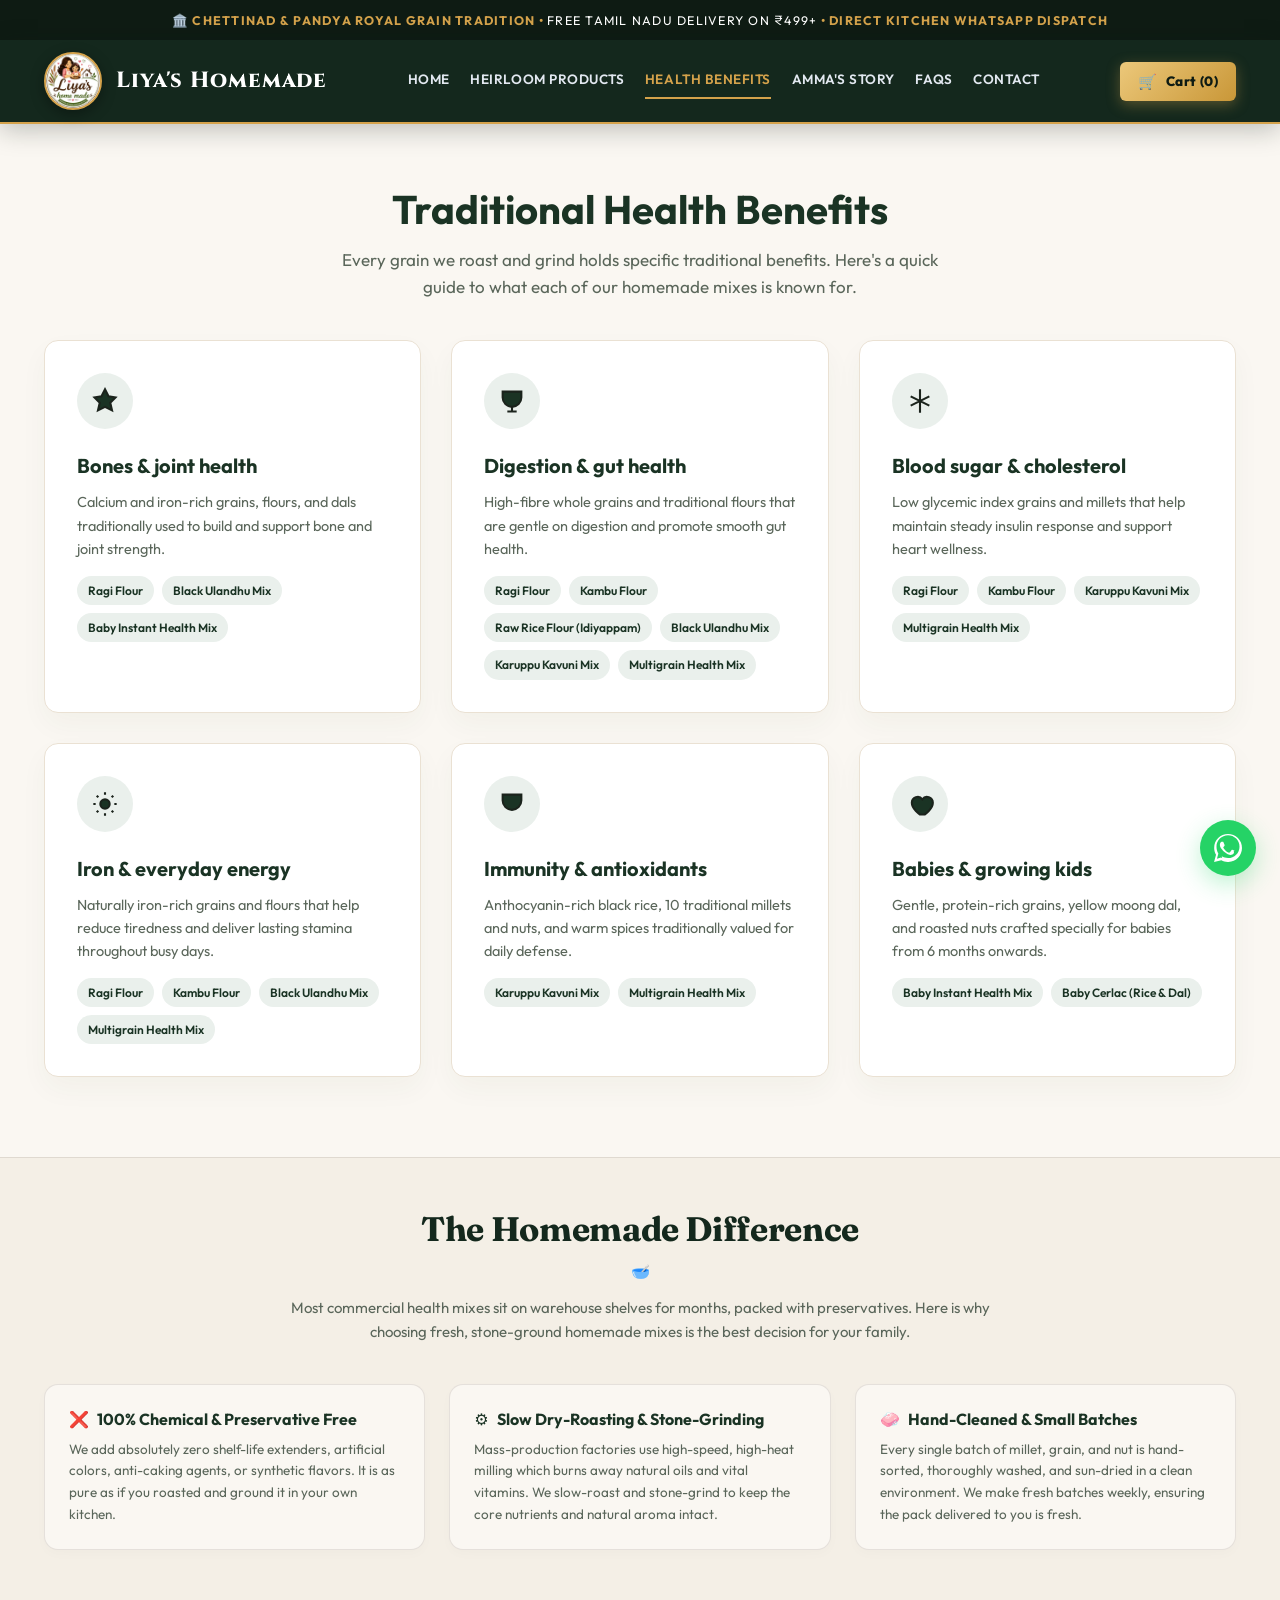
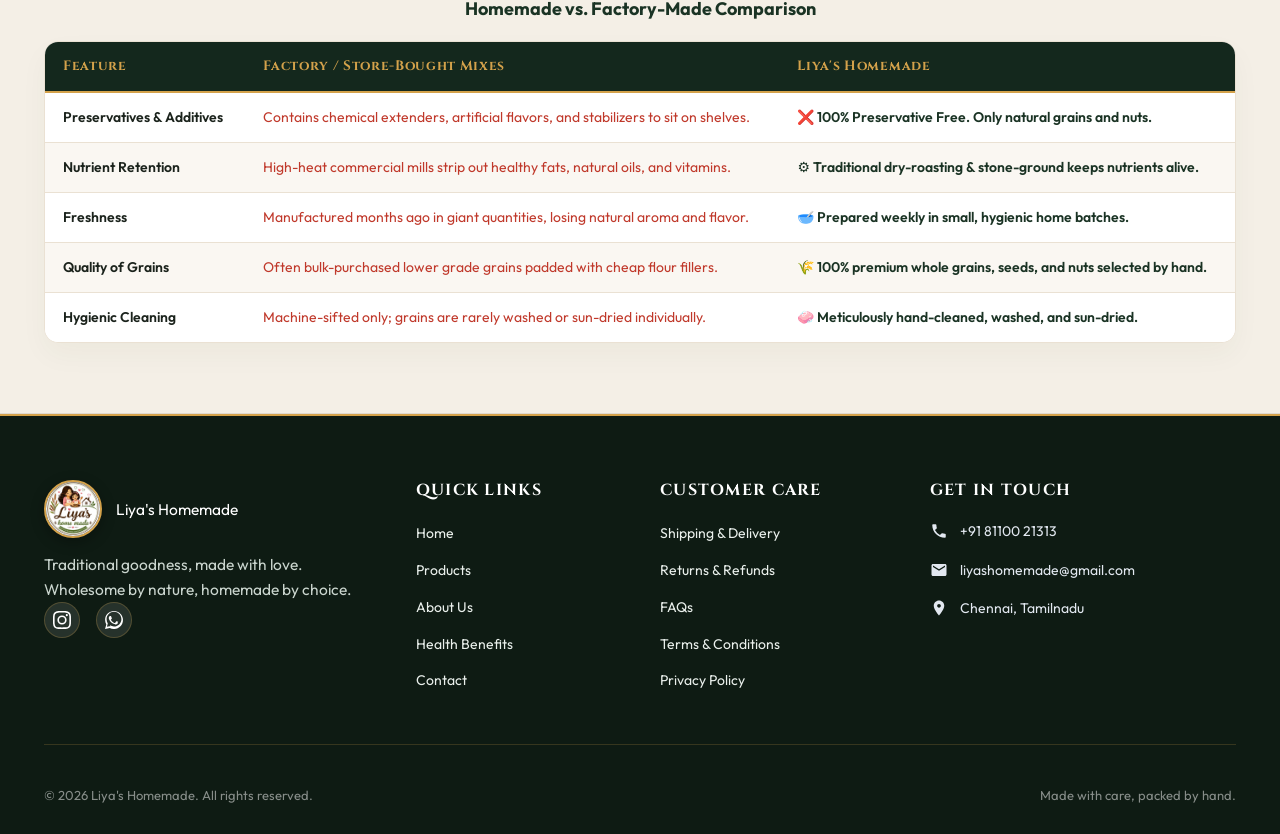
<file: health.html>
<!DOCTYPE html>
<html lang="en">
<head>
  <meta charset="UTF-8">
  <meta name="viewport" content="width=device-width, initial-scale=1.0">
  <title>Health Benefits | Liya's Homemade</title>
  <meta name="description" content="Discover the traditional health benefits of stone-ground millets, whole grains, and homemade baby mixes from Liya's Homemade.">
  <link rel="icon" type="image/png" href="logo.png">
  <link rel="stylesheet" href="index.css">
</head>
<body>

  <!-- Top Announcement Bar -->
  <!-- Top Heritage Bar -->
  <div class="royal-top-bar">
    🏛️ Chettinad & Pandya Royal Grain Tradition • <span>Free Tamil Nadu Delivery on ₹499+</span> • Direct Kitchen WhatsApp Dispatch
  </div>

  <!-- Header Section -->
  <header>
    <div class="wrap header-inner">
      <div class="brand-group" style="display: flex; align-items: center; gap: 16px; flex-shrink: 0;">
        <a href="index.html" class="brand logo">
          <div class="logo-frame">
            <img src="logo.png" alt="Liya's Homemade Logo" class="logo-img">
          </div>
          <span class="brand-title">Liya's Homemade</span>
        </a>
        <span class="kitchen-badge">Wholesome by nature, homemade by choice</span>
      </div>

      <nav class="main-nav nav-links">
        <a href="index.html">Home</a>
        <a href="products.html">Heirloom Products</a>
        <a href="health.html" class="active">Health Benefits</a>
        <a href="about.html">Amma's Story</a>
        <a href="faq.html">FAQs</a>
        <a href="contact.html">Contact</a>
      </nav>

      <div class="header-actions">
        <button class="btn-gold-cart" onclick="toggleCartDrawer(true)" aria-label="View Shopping Cart">
          <span style="font-size: 15px;">🛒</span> <span>Cart (<span data-cart-count>0</span>)</span>
        </button>
        <button class="menu-toggle" aria-label="Toggle Navigation Menu">
          <span></span>
          <span></span>
          <span></span>
        </button>
      </div>
    </div>
  </header>

  <!-- Health Benefits Main Content -->
  <main class="wrap">
    <!-- Hero Header -->
    <div class="health-hero">
      <h1>Traditional Health Benefits</h1>
      <p>
        Every grain we roast and grind holds specific traditional benefits. Here's a quick guide to what each of our homemade mixes is known for.
      </p>
    </div>

    <!-- Health Concern Grid -->
    <div class="benefits-article-grid" id="benefit-grid">
      <!-- Loaded dynamically -->
    </div>
  </main>

  <!-- Why Homemade Section -->
  <section class="why-homemade-section" style="background-color: var(--paper-alt); padding: 50px 0; border-top: 1px solid var(--line); border-bottom: 1px solid var(--line);">
    <div class="wrap">
      <div style="text-align: center; max-width: 700px; margin: 0 auto 40px auto;">
        <h2 class="section-title" style="margin-bottom: 8px;">The Homemade Difference</h2>
        <span class="section-subtitle-icon">🥣</span>
        <p style="color: var(--ink-light); font-size: 15px; margin-top: 12px; line-height: 1.6;">
          Most commercial health mixes sit on warehouse shelves for months, packed with preservatives. Here is why choosing fresh, stone-ground homemade mixes is the best decision for your family.
        </p>
      </div>

      <div class="homemade-props" style="display: grid; grid-template-columns: repeat(auto-fit, minmax(280px, 1fr)); gap: 24px; margin-bottom: 48px;">
        <div style="background-color: var(--paper); padding: 24px; border-radius: var(--radius); border: 1px solid var(--line); box-shadow: 0 4px 12px rgba(47, 64, 37, 0.02);">
          <h4 style="color: var(--brand-green); font-size: 16px; font-weight: 700; margin-bottom: 10px; display: flex; align-items: center; gap: 8px;">
            <span>❌</span> 100% Chemical & Preservative Free
          </h4>
          <p style="font-size: 13.5px; color: var(--ink-light); line-height: 1.6; margin: 0;">
            We add absolutely zero shelf-life extenders, artificial colors, anti-caking agents, or synthetic flavors. It is as pure as if you roasted and ground it in your own kitchen.
          </p>
        </div>
        <div style="background-color: var(--paper); padding: 24px; border-radius: var(--radius); border: 1px solid var(--line); box-shadow: 0 4px 12px rgba(47, 64, 37, 0.02);">
          <h4 style="color: var(--brand-green); font-size: 16px; font-weight: 700; margin-bottom: 10px; display: flex; align-items: center; gap: 8px;">
            <span>⚙️</span> Slow Dry-Roasting & Stone-Grinding
          </h4>
          <p style="font-size: 13.5px; color: var(--ink-light); line-height: 1.6; margin: 0;">
            Mass-production factories use high-speed, high-heat milling which burns away natural oils and vital vitamins. We slow-roast and stone-grind to keep the core nutrients and natural aroma intact.
          </p>
        </div>
        <div style="background-color: var(--paper); padding: 24px; border-radius: var(--radius); border: 1px solid var(--line); box-shadow: 0 4px 12px rgba(47, 64, 37, 0.02);">
          <h4 style="color: var(--brand-green); font-size: 16px; font-weight: 700; margin-bottom: 10px; display: flex; align-items: center; gap: 8px;">
            <span>🧼</span> Hand-Cleaned & Small Batches
          </h4>
          <p style="font-size: 13.5px; color: var(--ink-light); line-height: 1.6; margin: 0;">
            Every single batch of millet, grain, and nut is hand-sorted, thoroughly washed, and sun-dried in a clean environment. We make fresh batches weekly, ensuring the pack delivered to you is fresh.
          </p>
        </div>
      </div>

      <h3 style="font-size: 18px; color: var(--brand-green); font-weight: 700; margin-bottom: 20px; text-align: center; font-family: var(--font-main);">Homemade vs. Factory-Made Comparison</h3>
      
      <div class="table-wrapper">
        <table class="finder-table">
          <thead>
            <tr>
              <th>Feature</th>
              <th>Factory / Store-Bought Mixes</th>
              <th>Liya's Homemade</th>
            </tr>
          </thead>
          <tbody>
            <tr>
              <td style="font-weight:600;">Preservatives & Additives</td>
              <td style="color: #c0392b;">Contains chemical extenders, artificial flavors, and stabilizers to sit on shelves.</td>
              <td style="font-weight:600; color: var(--brand-green);">❌ 100% Preservative Free. Only natural grains and nuts.</td>
            </tr>
            <tr>
              <td style="font-weight:600;">Nutrient Retention</td>
              <td style="color: #c0392b;">High-heat commercial mills strip out healthy fats, natural oils, and vitamins.</td>
              <td style="font-weight:600; color: var(--brand-green);">⚙️ Traditional dry-roasting & stone-ground keeps nutrients alive.</td>
            </tr>
            <tr>
              <td style="font-weight:600;">Freshness</td>
              <td style="color: #c0392b;">Manufactured months ago in giant quantities, losing natural aroma and flavor.</td>
              <td style="font-weight:600; color: var(--brand-green);">🥣 Prepared weekly in small, hygienic home batches.</td>
            </tr>
            <tr>
              <td style="font-weight:600;">Quality of Grains</td>
              <td style="color: #c0392b;">Often bulk-purchased lower grade grains padded with cheap flour fillers.</td>
              <td style="font-weight:600; color: var(--brand-green);">🌾 100% premium whole grains, seeds, and nuts selected by hand.</td>
            </tr>
            <tr>
              <td style="font-weight:600;">Hygienic Cleaning</td>
              <td style="color: #c0392b;">Machine-sifted only; grains are rarely washed or sun-dried individually.</td>
              <td style="font-weight:600; color: var(--brand-green);">🧼 Meticulously hand-cleaned, washed, and sun-dried.</td>
            </tr>
          </tbody>
        </table>
      </div>
    </div>
  </section>

  <!-- Footer Section -->
  <footer id="contact">
    <div class="wrap">
      <div class="footer-grid">
        <div class="footer-brand">
          <a href="index.html" class="logo" style="color: white;">
            <img src="logo.png" alt="Liya's Homemade Logo" class="logo-img" style="border-color: rgba(255,255,255,0.2);">
            <span>Liya's Homemade</span>
          </a>
          <p>Traditional goodness, made with love. Wholesome by nature, homemade by choice.</p>
          <div class="social-links">
            <a href="https://www.instagram.com/liyashomemade/" target="_blank" rel="noopener" class="social-link" aria-label="Instagram">
              <svg viewBox="0 0 24 24"><path d="M12 2.163c3.204 0 3.584.012 4.85.07 3.252.148 4.771 1.691 4.919 4.919.058 1.265.069 1.645.069 4.849 0 3.205-.012 3.584-.069 4.849-.149 3.225-1.664 4.771-4.919 4.919-1.266.058-1.644.07-4.85.07-3.204 0-3.584-.012-4.849-.07-3.26-.149-4.771-1.699-4.919-4.92-.058-1.265-.07-1.644-.07-4.849 0-3.204.013-3.583.07-4.849.149-3.227 1.664-4.771 4.919-4.919 1.266-.057 1.645-.069 4.849-.069zM12 0C8.741 0 8.333.014 7.053.072 2.695.272.273 2.69.073 7.051.014 8.333 0 8.741 0 12c0 3.259.014 3.668.072 4.948.2 4.358 2.618 6.78 6.98 6.98 1.281.058 1.689.072 4.948.072 3.259 0 3.668-.014 4.948-.072 4.354-.2 6.782-2.618 6.979-6.98.059-1.28.073-1.689.073-4.948 0-3.259-.014-3.667-.072-4.947-.196-4.354-2.617-6.78-6.979-6.98C15.668.014 15.259 0 12 0zm0 5.838a6.162 6.162 0 1 0 0 12.324 6.162 6.162 0 0 0 0-12.324zM12 16a4 4 0 1 1 0-8 4 4 0 0 1 0 8zm6.406-11.845a1.44 1.44 0 1 0 0 2.881 1.44 1.44 0 0 0 0-2.881z"/></svg>
            </a>
            <a href="https://wa.me/918110021313" target="_blank" rel="noopener" class="social-link" aria-label="WhatsApp">
              <svg viewBox="0 0 24 24"><path d="M.057 24l1.687-6.163c-1.041-1.804-1.588-3.849-1.587-5.946C.06 5.348 5.397.01 12.008.01c3.202.001 6.212 1.246 8.477 3.517 2.266 2.27 3.507 5.28 3.505 8.484-.004 6.657-5.34 11.997-11.953 11.997-2.005-.001-3.973-.502-5.724-1.455L0 24zm6.59-4.846c1.665.989 3.3 1.472 5.358 1.473 5.432 0 9.851-4.387 9.855-9.782.002-2.614-1.013-5.074-2.859-6.927C17.078 2.062 14.62 1.045 12.01 1.045c-5.444 0-9.866 4.39-9.87 9.786-.002 2.08.547 4.11 1.588 5.91l-.26.953-.943 3.44 3.535-.927.988.597zm11.215-4.595c-.3-.15-1.774-.875-2.048-.975-.274-.1-.474-.15-.674.15-.2.3-1.774 2.225-1.774 2.225s-.2.2-.55.05c-.35-.175-1.479-.545-2.818-1.739-1.042-.93-1.745-2.08-1.95-2.43-.2-.35-.02-.54.155-.715.16-.16.35-.4.525-.6.175-.2.24-.35.35-.58.115-.23.06-.43-.03-.63-.09-.2-.674-1.625-.925-2.225-.244-.588-.493-.51-.674-.52-.172-.01-.37-.01-.57-.01-.2 0-.525.075-.8.375-.275.3-1.05 1.025-1.05 2.5s1.075 2.9 1.225 3.1c.15.2 2.11 3.22 5.12 4.52 3.01 1.3 3.01.866 3.56.816.55-.05 1.775-.725 2.025-1.425.25-.7.25-1.3.175-1.425-.075-.125-.275-.2-.575-.35z"/></svg>
            </a>
          </div>
        </div>
        <div class="footer-col">
          <h4>Quick Links</h4>
          <ul>
            <li><a href="index.html">Home</a></li>
            <li><a href="products.html">Products</a></li>
            <li><a href="about.html">About Us</a></li>
            <li><a href="health.html">Health Benefits</a></li>
            <li><a href="contact.html">Contact</a></li>
          </ul>
        </div>
        <div class="footer-col">
          <h4>Customer Care</h4>
          <ul>
            <li><a href="shipping.html">Shipping & Delivery</a></li>
            <li><a href="refund-policy.html">Returns & Refunds</a></li>
            <li><a href="faq.html">FAQs</a></li>
            <li><a href="terms.html">Terms & Conditions</a></li>
            <li><a href="privacy.html">Privacy Policy</a></li>
          </ul>
        </div>
        <div class="footer-col footer-contact">
          <h4>Get in touch</h4>
          <p><svg viewBox="0 0 24 24"><path d="M6.62 10.79a15.149 15.149 0 0 0 6.59 6.59l2.2-2.2c.28-.28.67-.36 1.02-.24 1.12.37 2.33.57 3.57.57.55 0 1 .45 1 1V20c0 .55-.45 1-1 1-9.39 0-17-7.61-17-17 0-.55.45-1 1-1h3.5c.55 0 1 .45 1 1 0 1.25.2 2.45.57 3.57.11.35.03.74-.25 1.02l-2.2 2.2z"/></svg> +91 81100 21313</p>
          <p><svg viewBox="0 0 24 24"><path d="M20 4H4c-1.1 0-1.99.9-1.99 2L2 18c0 1.1.9 2 2 2h16c1.1 0 2-.9 2-2V6c0-1.1-.9-2-2-2zm0 4l-8 5-8-5V6l8 5 8-5v2z"/></svg> liyashomemade@gmail.com</p>
          <p><svg viewBox="0 0 24 24"><path d="M12 2C8.13 2 5 5.13 5 9c0 5.25 7 13 7 13s7-7.75 7-13c0-3.87-3.13-7-7-7zm0 9.5c-1.38 0-2.5-1.12-2.5-2.5s1.12-2.5 2.5-2.5 2.5 1.12 2.5 2.5-1.12 2.5-2.5 2.5z"/></svg> Chennai, Tamilnadu</p>
        </div>
      </div>
      <div class="footer-bottom">
        <span>&copy; 2026 Liya's Homemade. All rights reserved.</span>
        <span>Made with care, packed by hand.</span>
      </div>
    </div>
  </footer>

  <!-- WhatsApp Float Button -->
  <a class="wa-float" href="https://wa.me/918110021313" target="_blank" rel="noopener" aria-label="Chat on WhatsApp">
    <svg viewBox="0 0 24 24"><path d="M.057 24l1.687-6.163c-1.041-1.804-1.588-3.849-1.587-5.946C.06 5.348 5.397.01 12.008.01c3.202.001 6.212 1.246 8.477 3.517 2.266 2.27 3.507 5.28 3.505 8.484-.004 6.657-5.34 11.997-11.953 11.997-2.005-.001-3.973-.502-5.724-1.455L0 24zm6.59-4.846c1.665.989 3.3 1.472 5.358 1.473 5.432 0 9.851-4.387 9.855-9.782.002-2.614-1.013-5.074-2.859-6.927C17.078 2.062 14.62 1.045 12.01 1.045c-5.444 0-9.866 4.39-9.87 9.786-.002 2.08.547 4.11 1.588 5.91l-.26.953-.943 3.44 3.535-.927.988.597zm11.215-4.595c-.3-.15-1.774-.875-2.048-.975-.274-.1-.474-.15-.674.15-.2.3-1.774 2.225-1.774 2.225s-.2.2-.55.05c-.35-.175-1.479-.545-2.818-1.739-1.042-.93-1.745-2.08-1.95-2.43-.2-.35-.02-.54.155-.715.16-.16.35-.4.525-.6.175-.2.24-.35.35-.58.115-.23.06-.43-.03-.63-.09-.2-.674-1.625-.925-2.225-.244-.588-.493-.51-.674-.52-.172-.01-.37-.01-.57-.01-.2 0-.525.075-.8.375-.275.3-1.05 1.025-1.05 2.5s1.075 2.9 1.225 3.1c.15.2 2.11 3.22 5.12 4.52 3.01 1.3 3.01.866 3.56.816.55-.05 1.775-.725 2.025-1.425.25-.7.25-1.3.175-1.425-.075-.125-.275-.2-.575-.35z"/></svg>
  </a>

  <!-- Shared Javascript Libraries -->
  <script src="products.js"></script>
  <script src="cart.js"></script>

  <!-- Page Logic -->
  <script>
    // Toggle Mobile Navigation
    const menuToggle = document.querySelector('.menu-toggle');
    const mainNav = document.querySelector('.main-nav');
    if (menuToggle && mainNav) {
      menuToggle.addEventListener('click', () => {
        mainNav.classList.toggle('mobile-open');
      });
    }

    const BENEFIT_CATEGORIES = [
      {
        title: "Bones & joint health",
        icon: '<svg viewBox="0 0 24 24" fill="none" stroke="currentColor" stroke-width="1.8"><path d="M12 2l3 6 6 1-4.5 4.5L18 20l-6-3-6 3 1.5-6.5L3 9l6-1 3-6z"/></svg>',
        desc: "Calcium and iron-rich grains, flours, and dals traditionally used to build and support bone and joint strength.",
        products: [["ragi-flour-200g","Ragi Flour"], ["black-urad-dal-mix-200g","Black Ulandhu Mix"], ["baby-instant-health-mix-200g","Baby Instant Health Mix"]]
      },
      {
        title: "Digestion & gut health",
        icon: '<svg viewBox="0 0 24 24" fill="none" stroke="currentColor" stroke-width="1.8"><path d="M4 4h16v5a8 8 0 0 1-8 8 8 8 0 0 1-8-8V4z"/><path d="M8 21h8M12 17v4"/></svg>',
        desc: "High-fibre whole grains and traditional flours that are gentle on digestion and promote smooth gut health.",
        products: [["ragi-flour-200g","Ragi Flour"], ["kambu-flour-200g","Kambu Flour"], ["raw-rice-flour-200g","Raw Rice Flour (Idiyappam)"], ["black-urad-dal-mix-200g","Black Ulandhu Mix"], ["karuppu-kavuni-mix-200g","Karuppu Kavuni Mix"], ["multigrain-health-mix-200g","Multigrain Health Mix"]]
      },
      {
        title: "Blood sugar & cholesterol",
        icon: '<svg viewBox="0 0 24 24" fill="none" stroke="currentColor" stroke-width="1.8"><path d="M12 2v20M4 8l16 8M20 8L4 16"/></svg>',
        desc: "Low glycemic index grains and millets that help maintain steady insulin response and support heart wellness.",
        products: [["ragi-flour-200g","Ragi Flour"], ["kambu-flour-200g","Kambu Flour"], ["karuppu-kavuni-mix-200g","Karuppu Kavuni Mix"], ["multigrain-health-mix-200g","Multigrain Health Mix"]]
      },
      {
        title: "Iron & everyday energy",
        icon: '<svg viewBox="0 0 24 24" fill="none" stroke="currentColor" stroke-width="1.8"><circle cx="12" cy="12" r="4"/><path d="M12 2v2M12 20v2M4.9 4.9l1.4 1.4M17.7 17.7l1.4 1.4M2 12h2M20 12h2M4.9 19.1l1.4-1.4M17.7 6.3l1.4-1.4"/></svg>',
        desc: "Naturally iron-rich grains and flours that help reduce tiredness and deliver lasting stamina throughout busy days.",
        products: [["ragi-flour-200g","Ragi Flour"], ["kambu-flour-200g","Kambu Flour"], ["black-urad-dal-mix-200g","Black Ulandhu Mix"], ["multigrain-health-mix-200g","Multigrain Health Mix"]]
      },
      {
        title: "Immunity & antioxidants",
        icon: '<svg viewBox="0 0 24 24" fill="none" stroke="currentColor" stroke-width="1.8"><path d="M4 4h16v5a8 8 0 0 1-8 8 8 8 0 0 1-8-8V4z"/></svg>',
        desc: "Anthocyanin-rich black rice, 10 traditional millets and nuts, and warm spices traditionally valued for daily defense.",
        products: [["karuppu-kavuni-mix-200g","Karuppu Kavuni Mix"], ["multigrain-health-mix-200g","Multigrain Health Mix"]]
      },
      {
        title: "Babies & growing kids",
        icon: '<svg viewBox="0 0 24 24" fill="none" stroke="currentColor" stroke-width="1.8"><path d="M12 21s-7-4.5-7-10a5 5 0 0 1 9-3 5 5 0 0 1 9 3c0 5.5-7 10-7 10z"/></svg>',
        desc: "Gentle, protein-rich grains, yellow moong dal, and roasted nuts crafted specially for babies from 6 months onwards.",
        products: [["baby-instant-health-mix-200g","Baby Instant Health Mix"], ["baby-cerlac-200g","Baby Cerlac (Rice & Dal)"]]
      }
    ];

    // Render Benefit Cards
    const grid = document.getElementById("benefit-grid");
    if (grid) {
      grid.innerHTML = BENEFIT_CATEGORIES.map(c => `
        <div class="benefit-card">
          <div class="benefit-card-icon">${c.icon}</div>
          <h3>${c.title}</h3>
          <p>${c.desc}</p>
          <div class="who">
            ${c.products.map(([id, name]) => `<a href="product.html?id=${id}">${name}</a>`).join("")}
          </div>
        </div>
      `).join("");
    }
  </script>
</body>
</html>
</file>
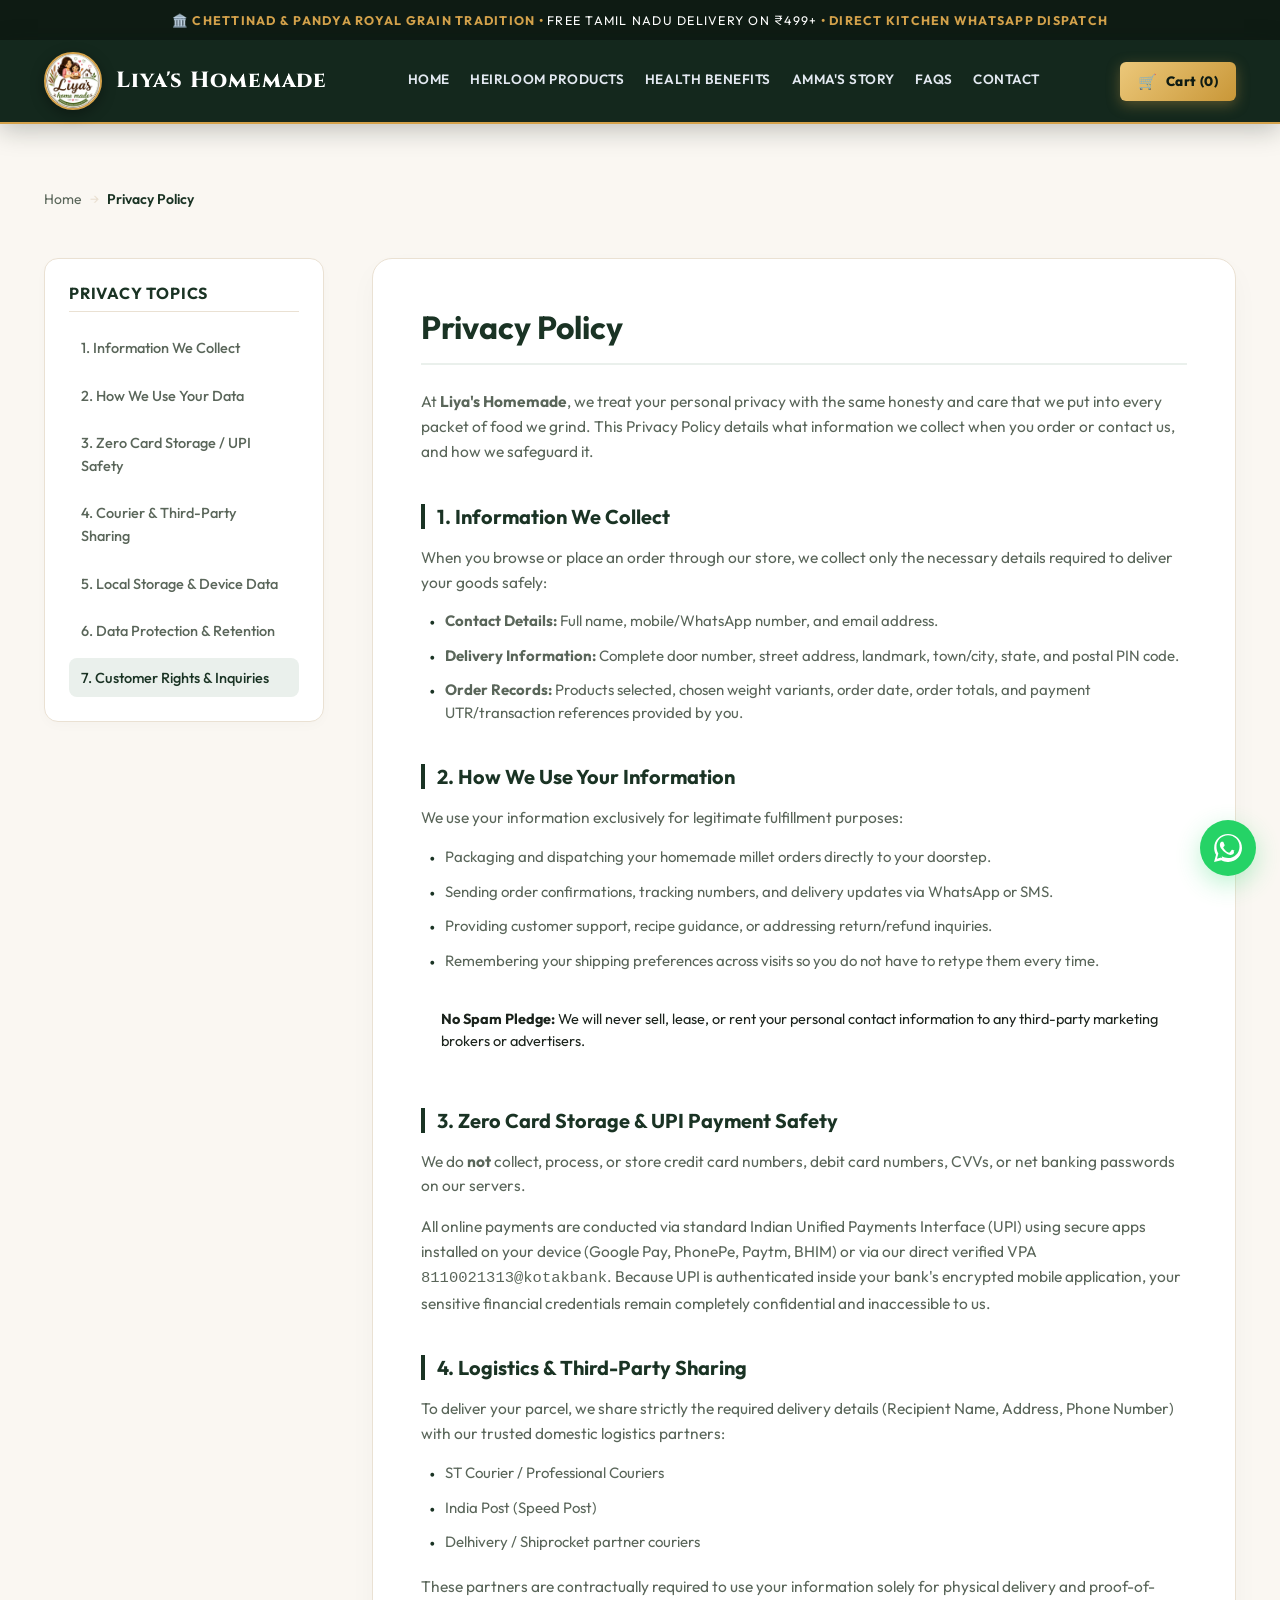
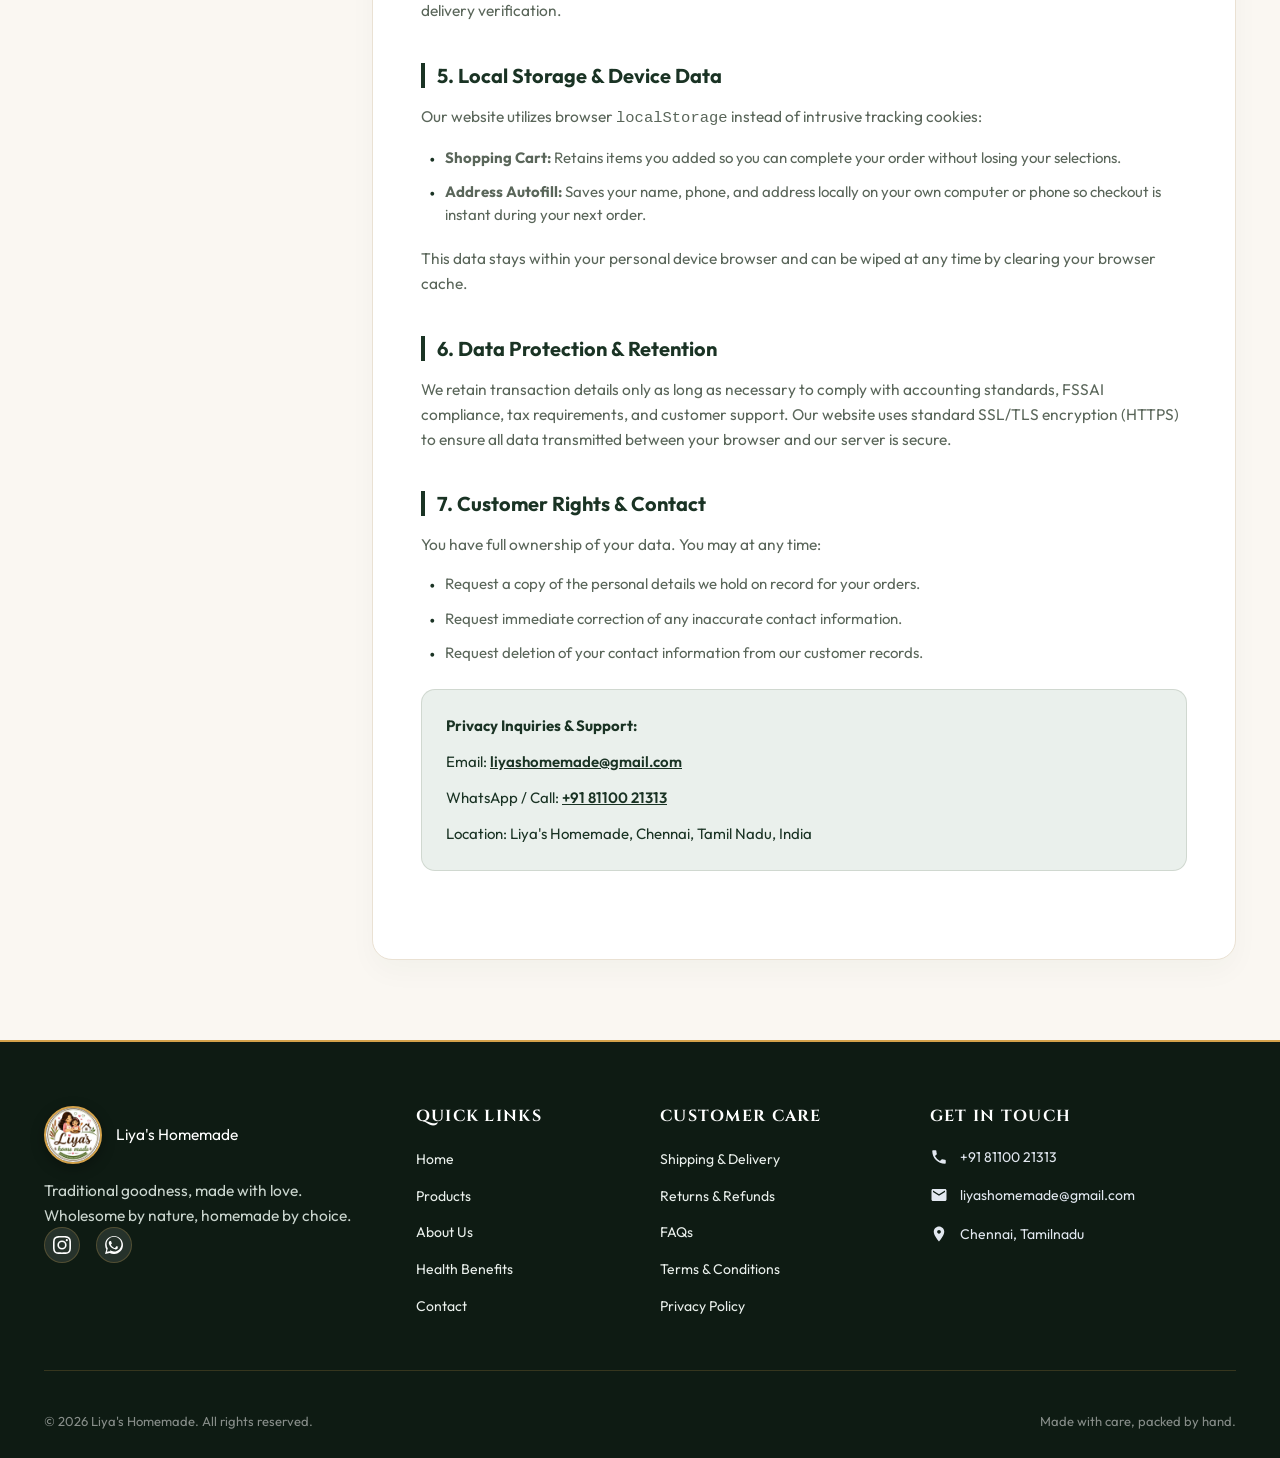
<file: privacy.html>
<!DOCTYPE html>
<html lang="en">
<head>
  <meta charset="UTF-8">
  <meta name="viewport" content="width=device-width, initial-scale=1.0">
  <title>Privacy Policy | Liya's Homemade</title>
  <meta name="description" content="Privacy Policy for Liya's Homemade - how we protect customer data, address privacy, and secure direct UPI payments.">
  <link rel="icon" type="image/png" href="logo.png">
  <link rel="stylesheet" href="index.css">
</head>
<body>

  <!-- Top Announcement Bar -->
  <!-- Top Heritage Bar -->
  <div class="royal-top-bar">
    🏛️ Chettinad & Pandya Royal Grain Tradition • <span>Free Tamil Nadu Delivery on ₹499+</span> • Direct Kitchen WhatsApp Dispatch
  </div>

  <!-- Header Section -->
  <header>
    <div class="wrap header-inner">
      <div class="brand-group" style="display: flex; align-items: center; gap: 16px; flex-shrink: 0;">
        <a href="index.html" class="brand logo">
          <div class="logo-frame">
            <img src="logo.png" alt="Liya's Homemade Logo" class="logo-img">
          </div>
          <span class="brand-title">Liya's Homemade</span>
        </a>
        <span class="kitchen-badge">Wholesome by nature, homemade by choice</span>
      </div>

      <nav class="main-nav nav-links">
        <a href="index.html">Home</a>
        <a href="products.html">Heirloom Products</a>
        <a href="health.html">Health Benefits</a>
        <a href="about.html">Amma's Story</a>
        <a href="faq.html">FAQs</a>
        <a href="contact.html">Contact</a>
      </nav>

      <div class="header-actions">
        <button class="btn-gold-cart" onclick="toggleCartDrawer(true)" aria-label="View Shopping Cart">
          <span style="font-size: 15px;">🛒</span> <span>Cart (<span data-cart-count>0</span>)</span>
        </button>
        <button class="menu-toggle" aria-label="Toggle Navigation Menu">
          <span></span>
          <span></span>
          <span></span>
        </button>
      </div>
    </div>
  </header>

  <!-- Main Content -->
  <main class="wrap" style="padding-top: 40px; padding-bottom: 80px;">
    <!-- Breadcrumb -->
    <div class="breadcrumb">
      <a href="index.html">Home</a> <span class="sep">&rarr;</span>
      <span class="current">Privacy Policy</span>
    </div>

    <!-- Policy Layout Grid -->
    <div class="policy-layout">
      <!-- Sticky Sidebar Navigation -->
      <aside class="policy-sidebar">
        <h3>Privacy Topics</h3>
        <nav class="policy-nav" id="policy-nav">
          <a href="#collection" class="active">1. Information We Collect</a>
          <a href="#usage">2. How We Use Your Data</a>
          <a href="#payments">3. Zero Card Storage / UPI Safety</a>
          <a href="#sharing">4. Courier & Third-Party Sharing</a>
          <a href="#cookies">5. Local Storage & Device Data</a>
          <a href="#security">6. Data Protection & Retention</a>
          <a href="#rights">7. Customer Rights & Inquiries</a>
        </nav>
      </aside>

      <!-- Content -->
      <article class="policy-content">
        <h1>Privacy Policy</h1>
        
        <div class="policy-intro">
          <p>
            At <strong>Liya's Homemade</strong>, we treat your personal privacy with the same honesty and care that we put into every packet of food we grind. This Privacy Policy details what information we collect when you order or contact us, and how we safeguard it.
          </p>
        </div>

        <section id="collection">
          <h2>1. Information We Collect</h2>
          <p>When you browse or place an order through our store, we collect only the necessary details required to deliver your goods safely:</p>
          <ul class="policy-list">
            <li><strong>Contact Details:</strong> Full name, mobile/WhatsApp number, and email address.</li>
            <li><strong>Delivery Information:</strong> Complete door number, street address, landmark, town/city, state, and postal PIN code.</li>
            <li><strong>Order Records:</strong> Products selected, chosen weight variants, order date, order totals, and payment UTR/transaction references provided by you.</li>
          </ul>
        </section>

        <section id="usage">
          <h2>2. How We Use Your Information</h2>
          <p>We use your information exclusively for legitimate fulfillment purposes:</p>
          <ul class="policy-list">
            <li>Packaging and dispatching your homemade millet orders directly to your doorstep.</li>
            <li>Sending order confirmations, tracking numbers, and delivery updates via WhatsApp or SMS.</li>
            <li>Providing customer support, recipe guidance, or addressing return/refund inquiries.</li>
            <li>Remembering your shipping preferences across visits so you do not have to retype them every time.</li>
          </ul>
          <div class="policy-alert note">
            <strong>No Spam Pledge:</strong> We will never sell, lease, or rent your personal contact information to any third-party marketing brokers or advertisers.
          </div>
        </section>

        <section id="payments">
          <h2>3. Zero Card Storage & UPI Payment Safety</h2>
          <p>
            We do <strong>not</strong> collect, process, or store credit card numbers, debit card numbers, CVVs, or net banking passwords on our servers.
          </p>
          <p>
            All online payments are conducted via standard Indian Unified Payments Interface (UPI) using secure apps installed on your device (Google Pay, PhonePe, Paytm, BHIM) or via our direct verified VPA <code>8110021313@kotakbank</code>. Because UPI is authenticated inside your bank's encrypted mobile application, your sensitive financial credentials remain completely confidential and inaccessible to us.
          </p>
        </section>

        <section id="sharing">
          <h2>4. Logistics & Third-Party Sharing</h2>
          <p>To deliver your parcel, we share strictly the required delivery details (Recipient Name, Address, Phone Number) with our trusted domestic logistics partners:</p>
          <ul class="policy-list">
            <li>ST Courier / Professional Couriers</li>
            <li>India Post (Speed Post)</li>
            <li>Delhivery / Shiprocket partner couriers</li>
          </ul>
          <p>These partners are contractually required to use your information solely for physical delivery and proof-of-delivery verification.</p>
        </section>

        <section id="cookies">
          <h2>5. Local Storage & Device Data</h2>
          <p>Our website utilizes browser <code>localStorage</code> instead of intrusive tracking cookies:</p>
          <ul class="policy-list">
            <li><strong>Shopping Cart:</strong> Retains items you added so you can complete your order without losing your selections.</li>
            <li><strong>Address Autofill:</strong> Saves your name, phone, and address locally on your own computer or phone so checkout is instant during your next order.</li>
          </ul>
          <p>This data stays within your personal device browser and can be wiped at any time by clearing your browser cache.</p>
        </section>

        <section id="security">
          <h2>6. Data Protection & Retention</h2>
          <p>We retain transaction details only as long as necessary to comply with accounting standards, FSSAI compliance, tax requirements, and customer support. Our website uses standard SSL/TLS encryption (HTTPS) to ensure all data transmitted between your browser and our server is secure.</p>
        </section>

        <section id="rights">
          <h2>7. Customer Rights & Contact</h2>
          <p>You have full ownership of your data. You may at any time:</p>
          <ul class="policy-list">
            <li>Request a copy of the personal details we hold on record for your orders.</li>
            <li>Request immediate correction of any inaccurate contact information.</li>
            <li>Request deletion of your contact information from our customer records.</li>
          </ul>

          <div class="contact-info-card" style="margin-top: 24px;">
            <p><strong>Privacy Inquiries & Support:</strong></p>
            <p>Email: <a href="mailto:liyashomemade@gmail.com">liyashomemade@gmail.com</a></p>
            <p>WhatsApp / Call: <a href="https://wa.me/918110021313">+91 81100 21313</a></p>
            <p>Location: Liya's Homemade, Chennai, Tamil Nadu, India</p>
          </div>
        </section>
      </article>
    </div>
  </main>

  <!-- Footer Section -->
  <footer id="contact">
    <div class="wrap">
      <div class="footer-grid">
        <div class="footer-brand">
          <a href="index.html" class="logo" style="color: white;">
            <img src="logo.png" alt="Liya's Homemade Logo" class="logo-img" style="border-color: rgba(255,255,255,0.2);">
            <span>Liya's Homemade</span>
          </a>
          <p>Traditional goodness, made with love. Wholesome by nature, homemade by choice.</p>
          <div class="social-links">
            <a href="https://www.instagram.com/liyashomemade/" target="_blank" rel="noopener" class="social-link" aria-label="Instagram">
              <svg viewBox="0 0 24 24"><path d="M12 2.163c3.204 0 3.584.012 4.85.07 3.252.148 4.771 1.691 4.919 4.919.058 1.265.069 1.645.069 4.849 0 3.205-.012 3.584-.069 4.849-.149 3.225-1.664 4.771-4.919 4.919-1.266.058-1.644.07-4.85.07-3.204 0-3.584-.012-4.849-.07-3.26-.149-4.771-1.699-4.919-4.92-.058-1.265-.07-1.644-.07-4.849 0-3.204.013-3.583.07-4.849.149-3.227 1.664-4.771 4.919-4.919 1.266-.057 1.645-.069 4.849-.069zM12 0C8.741 0 8.333.014 7.053.072 2.695.272.273 2.69.073 7.051.014 8.333 0 8.741 0 12c0 3.259.014 3.668.072 4.948.2 4.358 2.618 6.78 6.98 6.98 1.281.058 1.689.072 4.948.072 3.259 0 3.668-.014 4.948-.072 4.354-.2 6.782-2.618 6.979-6.98.059-1.28.073-1.689.073-4.948 0-3.259-.014-3.667-.072-4.947-.196-4.354-2.617-6.78-6.979-6.98C15.668.014 15.259 0 12 0zm0 5.838a6.162 6.162 0 1 0 0 12.324 6.162 6.162 0 0 0 0-12.324zM12 16a4 4 0 1 1 0-8 4 4 0 0 1 0 8zm6.406-11.845a1.44 1.44 0 1 0 0 2.881 1.44 1.44 0 0 0 0-2.881z"/></svg>
            </a>
            <a href="https://wa.me/918110021313" target="_blank" rel="noopener" class="social-link" aria-label="WhatsApp">
              <svg viewBox="0 0 24 24"><path d="M.057 24l1.687-6.163c-1.041-1.804-1.588-3.849-1.587-5.946C.06 5.348 5.397.01 12.008.01c3.202.001 6.212 1.246 8.477 3.517 2.266 2.27 3.507 5.28 3.505 8.484-.004 6.657-5.34 11.997-11.953 11.997-2.005-.001-3.973-.502-5.724-1.455L0 24zm6.59-4.846c1.665.989 3.3 1.472 5.358 1.473 5.432 0 9.851-4.387 9.855-9.782.002-2.614-1.013-5.074-2.859-6.927C17.078 2.062 14.62 1.045 12.01 1.045c-5.444 0-9.866 4.39-9.87 9.786-.002 2.08.547 4.11 1.588 5.91l-.26.953-.943 3.44 3.535-.927.988.597zm11.215-4.595c-.3-.15-1.774-.875-2.048-.975-.274-.1-.474-.15-.674.15-.2.3-1.774 2.225-1.774 2.225s-.2.2-.55.05c-.35-.175-1.479-.545-2.818-1.739-1.042-.93-1.745-2.08-1.95-2.43-.2-.35-.02-.54.155-.715.16-.16.35-.4.525-.6.175-.2.24-.35.35-.58.115-.23.06-.43-.03-.63-.09-.2-.674-1.625-.925-2.225-.244-.588-.493-.51-.674-.52-.172-.01-.37-.01-.57-.01-.2 0-.525.075-.8.375-.275.3-1.05 1.025-1.05 2.5s1.075 2.9 1.225 3.1c.15.2 2.11 3.22 5.12 4.52 3.01 1.3 3.01.866 3.56.816.55-.05 1.775-.725 2.025-1.425.25-.7.25-1.3.175-1.425-.075-.125-.275-.2-.575-.35z"/></svg>
            </a>
          </div>
        </div>
        <div class="footer-col">
          <h4>Quick Links</h4>
          <ul>
            <li><a href="index.html">Home</a></li>
            <li><a href="products.html">Products</a></li>
            <li><a href="about.html">About Us</a></li>
            <li><a href="health.html">Health Benefits</a></li>
            <li><a href="contact.html">Contact</a></li>
          </ul>
        </div>
        <div class="footer-col">
          <h4>Customer Care</h4>
          <ul>
            <li><a href="shipping.html">Shipping & Delivery</a></li>
            <li><a href="refund-policy.html">Returns & Refunds</a></li>
            <li><a href="faq.html">FAQs</a></li>
            <li><a href="terms.html">Terms & Conditions</a></li>
            <li><a href="privacy.html">Privacy Policy</a></li>
          </ul>
        </div>
        <div class="footer-col footer-contact">
          <h4>Get in touch</h4>
          <p><svg viewBox="0 0 24 24"><path d="M6.62 10.79a15.149 15.149 0 0 0 6.59 6.59l2.2-2.2c.28-.28.67-.36 1.02-.24 1.12.37 2.33.57 3.57.57.55 0 1 .45 1 1V20c0 .55-.45 1-1 1-9.39 0-17-7.61-17-17 0-.55.45-1 1-1h3.5c.55 0 1 .45 1 1 0 1.25.2 2.45.57 3.57.11.35.03.74-.25 1.02l-2.2 2.2z"/></svg> +91 81100 21313</p>
          <p><svg viewBox="0 0 24 24"><path d="M20 4H4c-1.1 0-1.99.9-1.99 2L2 18c0 1.1.9 2 2 2h16c1.1 0 2-.9 2-2V6c0-1.1-.9-2-2-2zm0 4l-8 5-8-5V6l8 5 8-5v2z"/></svg> liyashomemade@gmail.com</p>
          <p><svg viewBox="0 0 24 24"><path d="M12 2C8.13 2 5 5.13 5 9c0 5.25 7 13 7 13s7-7.75 7-13c0-3.87-3.13-7-7-7zm0 9.5c-1.38 0-2.5-1.12-2.5-2.5s1.12-2.5 2.5-2.5 2.5 1.12 2.5 2.5-1.12 2.5-2.5 2.5z"/></svg> Chennai, Tamilnadu</p>
        </div>
      </div>
      <div class="footer-bottom">
        <span>&copy; 2026 Liya's Homemade. All rights reserved.</span>
        <span>Made with care, packed by hand.</span>
      </div>
    </div>
  </footer>

  <!-- WhatsApp Float Button -->
  <a class="wa-float" href="https://wa.me/918110021313" target="_blank" rel="noopener" aria-label="Chat on WhatsApp">
    <svg viewBox="0 0 24 24"><path d="M.057 24l1.687-6.163c-1.041-1.804-1.588-3.849-1.587-5.946C.06 5.348 5.397.01 12.008.01c3.202.001 6.212 1.246 8.477 3.517 2.266 2.27 3.507 5.28 3.505 8.484-.004 6.657-5.34 11.997-11.953 11.997-2.005-.001-3.973-.502-5.724-1.455L0 24zm6.59-4.846c1.665.989 3.3 1.472 5.358 1.473 5.432 0 9.851-4.387 9.855-9.782.002-2.614-1.013-5.074-2.859-6.927C17.078 2.062 14.62 1.045 12.01 1.045c-5.444 0-9.866 4.39-9.87 9.786-.002 2.08.547 4.11 1.588 5.91l-.26.953-.943 3.44 3.535-.927.988.597zm11.215-4.595c-.3-.15-1.774-.875-2.048-.975-.274-.1-.474-.15-.674.15-.2.3-1.774 2.225-1.774 2.225s-.2.2-.55.05c-.35-.175-1.479-.545-2.818-1.739-1.042-.93-1.745-2.08-1.95-2.43-.2-.35-.02-.54.155-.715.16-.16.35-.4.525-.6.175-.2.24-.35.35-.58.115-.23.06-.43-.03-.63-.09-.2-.674-1.625-.925-2.225-.244-.588-.493-.51-.674-.52-.172-.01-.37-.01-.57-.01-.2 0-.525.075-.8.375-.275.3-1.05 1.025-1.05 2.5s1.075 2.9 1.225 3.1c.15.2 2.11 3.22 5.12 4.52 3.01 1.3 3.01.866 3.56.816.55-.05 1.775-.725 2.025-1.425.25-.7.25-1.3.175-1.425-.075-.125-.275-.2-.575-.35z"/></svg>
  </a>

  <!-- Shared Javascript Libraries -->
  <script src="products.js"></script>
  <script src="cart.js"></script>

  <!-- Page Logic -->
  <script>
    // Toggle Mobile Navigation
    const menuToggle = document.querySelector('.menu-toggle');
    const mainNav = document.querySelector('.main-nav');
    if (menuToggle && mainNav) {
      menuToggle.addEventListener('click', () => {
        mainNav.classList.toggle('mobile-open');
      });
    }

    // Scroll spy for sticky sidebar
    const observer = new IntersectionObserver((entries) => {
      entries.forEach(entry => {
        if (entry.isIntersecting) {
          const id = entry.target.getAttribute('id');
          document.querySelectorAll('.policy-nav a').forEach(a => {
            if (a.getAttribute('href') === `#${id}`) {
              a.classList.add('active');
            } else {
              a.classList.remove('active');
            }
          });
        }
      });
    }, { rootMargin: '-10% 0px -80% 0px', threshold: 0 });

    document.querySelectorAll('.policy-content section').forEach(section => {
      observer.observe(section);
    });

    document.querySelectorAll('.policy-nav a').forEach(a => {
      a.addEventListener('click', () => {
        document.querySelectorAll('.policy-nav a').forEach(item => item.classList.remove('active'));
        a.classList.add('active');
      });
    });

    // Cart Count Badge
    if (typeof updateCartBadge === 'function') {
      updateCartBadge();
    }
  </script>
</body>
</html>
</file>
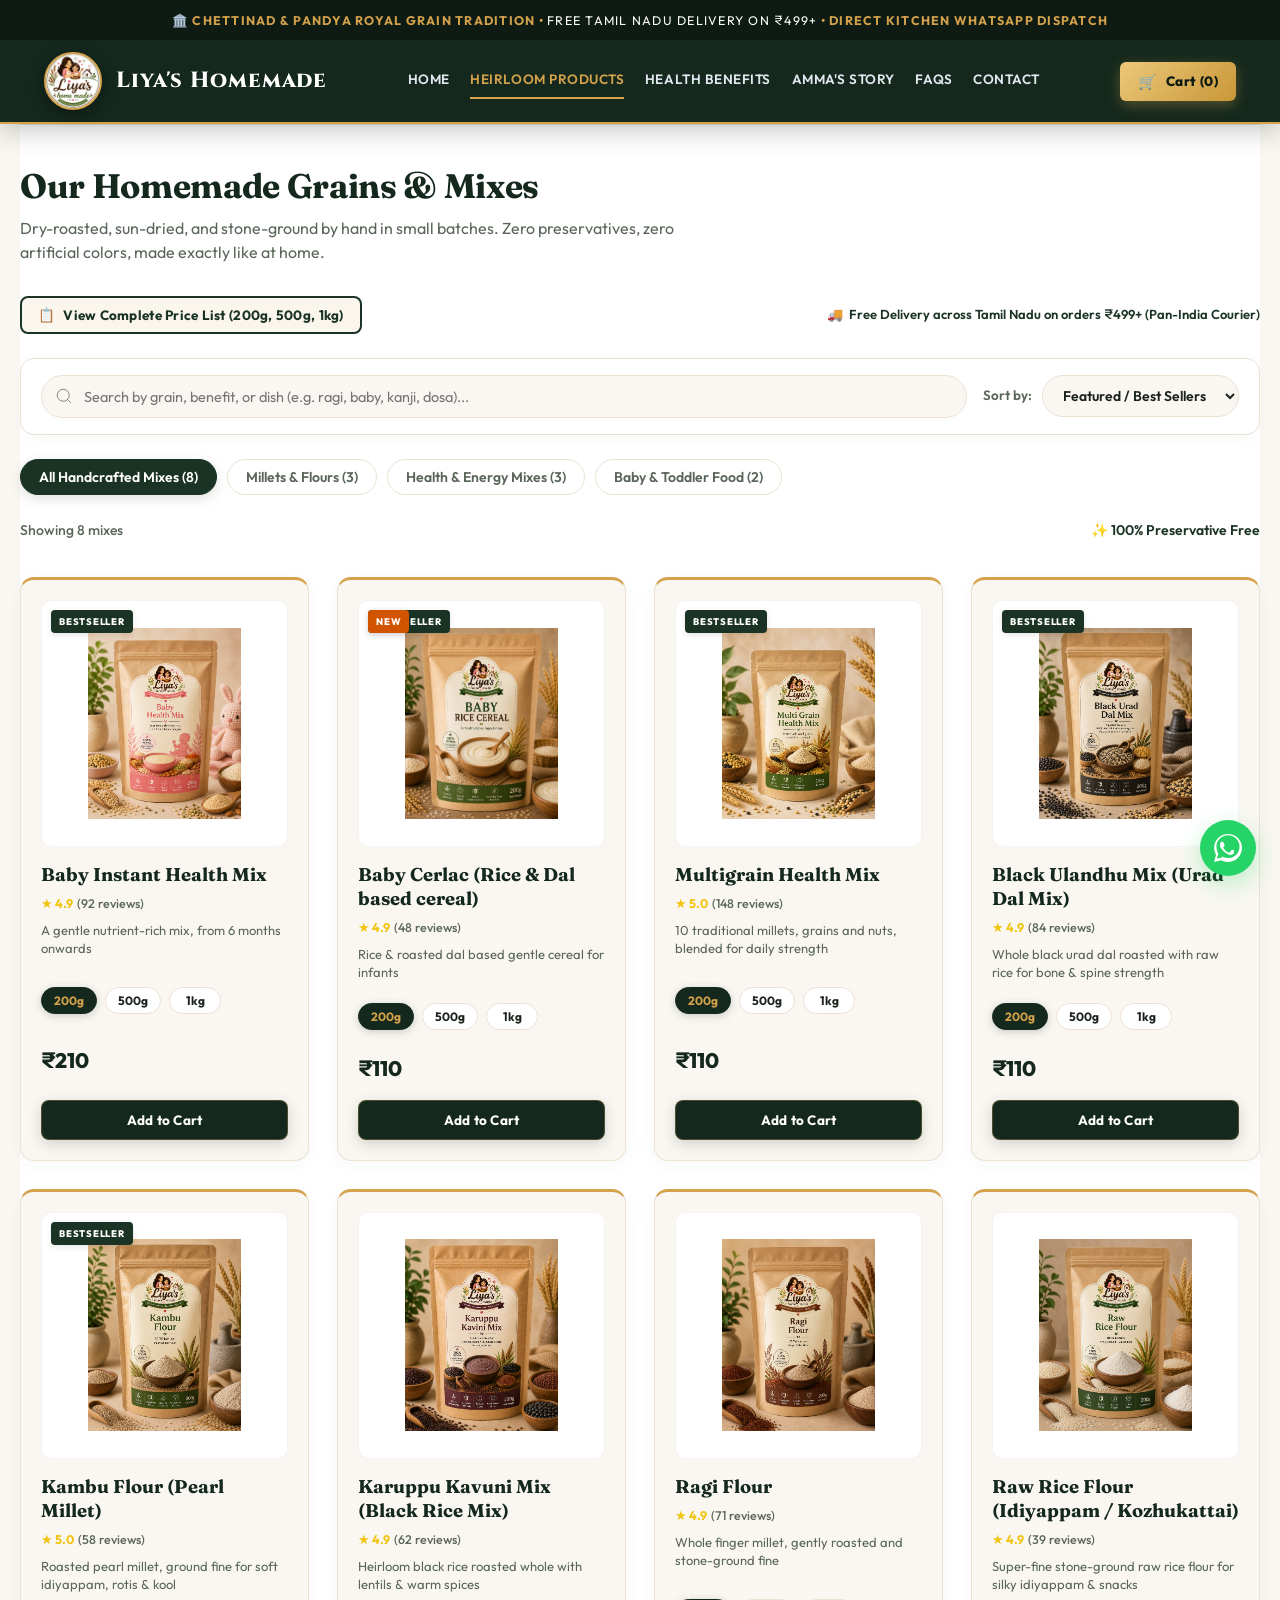
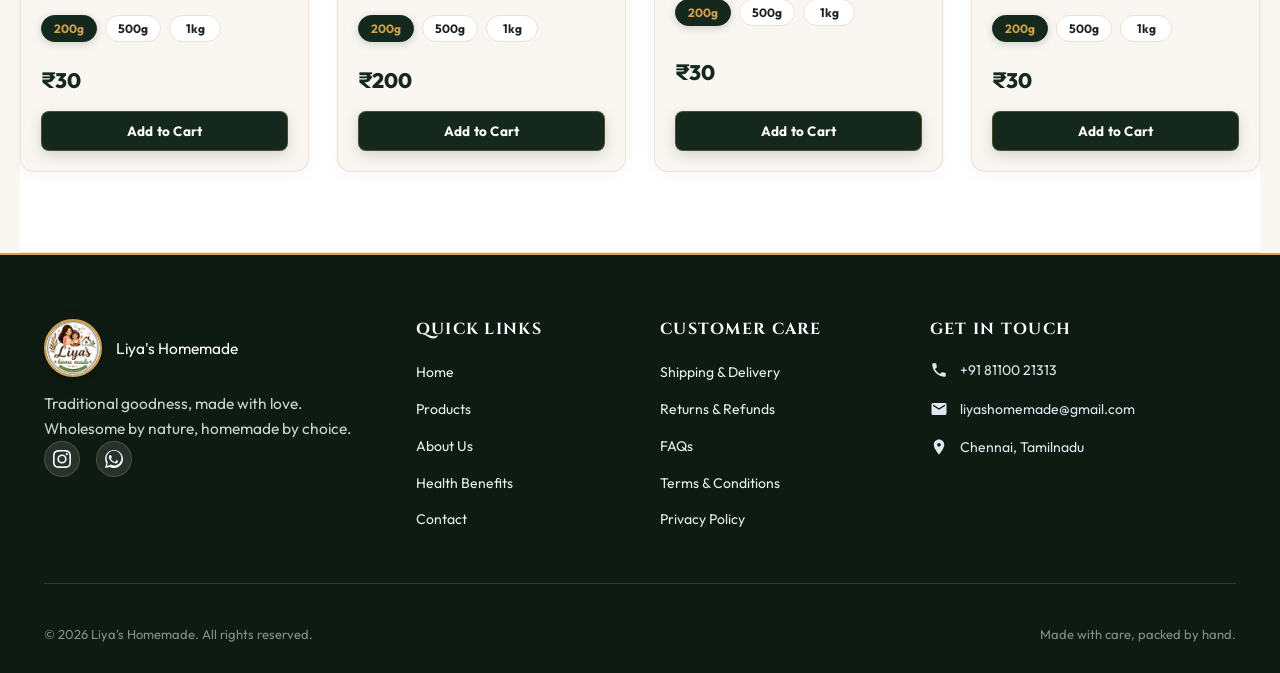
<file: products.html>
<!DOCTYPE html>
<html lang="en">
<head>
  <meta charset="UTF-8">
  <meta name="viewport" content="width=device-width, initial-scale=1.0">
  <title>Our Products | Liya's Homemade</title>
  <meta name="description" content="Browse our pure, stone-ground millets, whole grain flours, traditional health mixes, and gentle baby cereals. Hand-ground weekly in small batches.">
  <link rel="icon" type="image/png" href="logo.png">
  <link rel="stylesheet" href="index.css">
</head>
<body>

  <!-- Top Announcement Bar -->
  <!-- Top Heritage Bar -->
  <div class="royal-top-bar">
    🏛️ Chettinad & Pandya Royal Grain Tradition • <span>Free Tamil Nadu Delivery on ₹499+</span> • Direct Kitchen WhatsApp Dispatch
  </div>

  <!-- Header Section -->
  <header>
    <div class="wrap header-inner">
      <div class="brand-group" style="display: flex; align-items: center; gap: 16px; flex-shrink: 0;">
        <a href="index.html" class="brand logo">
          <div class="logo-frame">
            <img src="logo.png" alt="Liya's Homemade Logo" class="logo-img">
          </div>
          <span class="brand-title">Liya's Homemade</span>
        </a>
        <span class="kitchen-badge">Wholesome by nature, homemade by choice</span>
      </div>

      <nav class="main-nav nav-links">
        <a href="index.html">Home</a>
        <a href="products.html" class="active">Heirloom Products</a>
        <a href="health.html">Health Benefits</a>
        <a href="about.html">Amma's Story</a>
        <a href="faq.html">FAQs</a>
        <a href="contact.html">Contact</a>
      </nav>

      <div class="header-actions">
        <button class="btn-gold-cart" onclick="toggleCartDrawer(true)" aria-label="View Shopping Cart">
          <span style="font-size: 15px;">🛒</span> <span>Cart (<span data-cart-count>0</span>)</span>
        </button>
        <button class="menu-toggle" aria-label="Toggle Navigation Menu">
          <span></span>
          <span></span>
          <span></span>
        </button>
      </div>
    </div>
  </header>

  <!-- Products Catalog Section -->
  <main class="products-section wrap" style="padding-top: 40px; padding-bottom: 80px;">
    <div class="catalog-header-bar">
      <h1 class="section-title" style="text-align: left; margin-bottom: 8px;">Our Homemade Grains & Mixes</h1>
      <p style="color: var(--ink-light); font-size: 16px; max-width: 680px; line-height: 1.5;">
        Dry-roasted, sun-dried, and stone-ground by hand in small batches. Zero preservatives, zero artificial colors, made exactly like at home.
      </p>
    </div>

    <!-- Price List Quick View & Free Shipping Notice -->
    <div style="display: flex; gap: 12px; align-items: center; justify-content: space-between; flex-wrap: wrap; margin-top: 16px; margin-bottom: 24px;">
      <button type="button" id="toggle-pricelist-btn" class="btn btn-sm btn-outline" style="display: inline-flex; align-items: center; gap: 8px; font-weight: 700; border-color: var(--warm-gold); color: var(--brand-green); background: #FAF5ED; padding: 8px 16px;">
        <span>📋</span> View Complete Price List (200g, 500g, 1kg)
      </button>
      <div style="font-size: 13px; font-weight: 600; color: var(--brand-green); display: flex; align-items: center; gap: 6px;">
        <span>🚚</span> Free Delivery across Tamil Nadu on orders ₹499+ (Pan-India Courier)
      </div>
    </div>

    <!-- Official Price List Section (Collapsible) -->
    <div id="pricelist-container" style="display: none; background: #FFFDF9; border: 1px solid var(--warm-gold); border-radius: 16px; padding: 24px; margin-bottom: 30px; box-shadow: 0 4px 16px rgba(0,0,0,0.04); overflow-x: auto;">
      <div style="display: flex; justify-content: space-between; align-items: center; margin-bottom: 16px; border-bottom: 1px dashed var(--warm-gold); padding-bottom: 12px;">
        <div>
          <span style="font-family: 'Kalam', cursive; font-size: 1.1rem; color: var(--warm-gold); display: block;">Official Product & Price List</span>
          <h3 style="margin: 0; color: var(--brand-green); font-size: 1.3rem;">Wholesome by Nature, Homemade by Choice</h3>
        </div>
        <button type="button" id="close-pricelist-btn" style="background: none; border: 1px solid var(--border); border-radius: 50%; width: 32px; height: 32px; font-size: 1.2rem; cursor: pointer; color: var(--text-muted); display: flex; align-items: center; justify-content: center;">&times;</button>
      </div>
      <table style="width: 100%; border-collapse: collapse; text-align: left; font-size: 0.95rem;">
        <thead>
          <tr style="border-bottom: 2px solid var(--border); color: var(--brand-green); background: #f7f2ea;">
            <th style="padding: 12px 14px; border-radius: 8px 0 0 8px;">#</th>
            <th style="padding: 12px 14px;">Product Name</th>
            <th style="padding: 12px 14px; text-align: center;">200g</th>
            <th style="padding: 12px 14px; text-align: center;">500g</th>
            <th style="padding: 12px 14px; text-align: center;">1kg</th>
            <th style="padding: 12px 14px; text-align: right; border-radius: 0 8px 8px 0;">View</th>
          </tr>
        </thead>
        <tbody id="pricelist-tbody">
          <!-- Populated in JS from BASE_PRODUCTS -->
        </tbody>
      </table>
    </div>

    <!-- Catalog Interactive Toolbar: Search & Sort -->
    <div class="catalog-toolbar">
      <div class="catalog-search-wrap">
        <svg viewBox="0 0 24 24"><circle cx="11" cy="11" r="8"/><line x1="21" y1="21" x2="16.65" y2="16.65"/></svg>
        <input type="text" id="catalog-search" class="catalog-search-input" placeholder="Search by grain, benefit, or dish (e.g. ragi, baby, kanji, dosa)...">
      </div>

      <div class="catalog-sort-wrap">
        <label for="catalog-sort">Sort by:</label>
        <select id="catalog-sort" class="catalog-sort-select">
          <option value="featured">Featured / Best Sellers</option>
          <option value="price-low">Price: Low to High</option>
          <option value="price-high">Price: High to Low</option>
          <option value="rating">Top Rated (★)</option>
        </select>
      </div>
    </div>

    <!-- Category Filter Pills -->
    <div class="category-filter-pills" id="category-pills">
      <button type="button" class="filter-pill active" data-category="all">All Handcrafted Mixes (8)</button>
      <button type="button" class="filter-pill" data-category="flours">Millets & Flours (3)</button>
      <button type="button" class="filter-pill" data-category="health-mix">Health & Energy Mixes (3)</button>
      <button type="button" class="filter-pill" data-category="baby-food">Baby & Toddler Food (2)</button>
    </div>

    <!-- Results Status Info -->
    <div class="catalog-results-info">
      <span id="results-count">Showing 8 mixes</span>
      <span style="color: var(--brand-green); font-weight: 600;">✨ 100% Preservative Free</span>
    </div>

    <!-- Products Grid -->
    <div class="products-grid" id="products-grid">
      <!-- Loaded dynamically -->
    </div>
  </main>

  <!-- Footer Section -->
  <footer id="contact">
    <div class="wrap">
      <div class="footer-grid">
        <div class="footer-brand">
          <a href="index.html" class="logo" style="color: white;">
            <img src="logo.png" alt="Liya's Homemade Logo" class="logo-img" style="border-color: rgba(255,255,255,0.2);">
            <span>Liya's Homemade</span>
          </a>
          <p>Traditional goodness, made with love. Wholesome by nature, homemade by choice.</p>
          <div class="social-links">
            <a href="https://www.instagram.com/liyashomemade/" target="_blank" rel="noopener" class="social-link" aria-label="Instagram">
              <svg viewBox="0 0 24 24"><path d="M12 2.163c3.204 0 3.584.012 4.85.07 3.252.148 4.771 1.691 4.919 4.919.058 1.265.069 1.645.069 4.849 0 3.205-.012 3.584-.069 4.849-.149 3.225-1.664 4.771-4.919 4.919-1.266.058-1.644.07-4.85.07-3.204 0-3.584-.012-4.849-.07-3.26-.149-4.771-1.699-4.919-4.92-.058-1.265-.07-1.644-.07-4.849 0-3.204.013-3.583.07-4.849.149-3.227 1.664-4.771 4.919-4.919 1.266-.057 1.645-.069 4.849-.069zM12 0C8.741 0 8.333.014 7.053.072 2.695.272.273 2.69.073 7.051.014 8.333 0 8.741 0 12c0 3.259.014 3.668.072 4.948.2 4.358 2.618 6.78 6.98 6.98 1.281.058 1.689.072 4.948.072 3.259 0 3.668-.014 4.948-.072 4.354-.2 6.782-2.618 6.979-6.98.059-1.28.073-1.689.073-4.948 0-3.259-.014-3.667-.072-4.947-.196-4.354-2.617-6.78-6.979-6.98C15.668.014 15.259 0 12 0zm0 5.838a6.162 6.162 0 1 0 0 12.324 6.162 6.162 0 0 0 0-12.324zM12 16a4 4 0 1 1 0-8 4 4 0 0 1 0 8zm6.406-11.845a1.44 1.44 0 1 0 0 2.881 1.44 1.44 0 0 0 0-2.881z"/></svg>
            </a>
            <a href="https://wa.me/918110021313" target="_blank" rel="noopener" class="social-link" aria-label="WhatsApp">
              <svg viewBox="0 0 24 24"><path d="M.057 24l1.687-6.163c-1.041-1.804-1.588-3.849-1.587-5.946C.06 5.348 5.397.01 12.008.01c3.202.001 6.212 1.246 8.477 3.517 2.266 2.27 3.507 5.28 3.505 8.484-.004 6.657-5.34 11.997-11.953 11.997-2.005-.001-3.973-.502-5.724-1.455L0 24zm6.59-4.846c1.665.989 3.3 1.472 5.358 1.473 5.432 0 9.851-4.387 9.855-9.782.002-2.614-1.013-5.074-2.859-6.927C17.078 2.062 14.62 1.045 12.01 1.045c-5.444 0-9.866 4.39-9.87 9.786-.002 2.08.547 4.11 1.588 5.91l-.26.953-.943 3.44 3.535-.927.988.597zm11.215-4.595c-.3-.15-1.774-.875-2.048-.975-.274-.1-.474-.15-.674.15-.2.3-1.774 2.225-1.774 2.225s-.2.2-.55.05c-.35-.175-1.479-.545-2.818-1.739-1.042-.93-1.745-2.08-1.95-2.43-.2-.35-.02-.54.155-.715.16-.16.35-.4.525-.6.175-.2.24-.35.35-.58.115-.23.06-.43-.03-.63-.09-.2-.674-1.625-.925-2.225-.244-.588-.493-.51-.674-.52-.172-.01-.37-.01-.57-.01-.2 0-.525.075-.8.375-.275.3-1.05 1.025-1.05 2.5s1.075 2.9 1.225 3.1c.15.2 2.11 3.22 5.12 4.52 3.01 1.3 3.01.866 3.56.816.55-.05 1.775-.725 2.025-1.425.25-.7.25-1.3.175-1.425-.075-.125-.275-.2-.575-.35z"/></svg>
            </a>
          </div>
        </div>
        <div class="footer-col">
          <h4>Quick Links</h4>
          <ul>
            <li><a href="index.html">Home</a></li>
            <li><a href="products.html">Products</a></li>
            <li><a href="about.html">About Us</a></li>
            <li><a href="health.html">Health Benefits</a></li>
            <li><a href="contact.html">Contact</a></li>
          </ul>
        </div>
        <div class="footer-col">
          <h4>Customer Care</h4>
          <ul>
            <li><a href="shipping.html">Shipping & Delivery</a></li>
            <li><a href="refund-policy.html">Returns & Refunds</a></li>
            <li><a href="faq.html">FAQs</a></li>
            <li><a href="terms.html">Terms & Conditions</a></li>
            <li><a href="privacy.html">Privacy Policy</a></li>
          </ul>
        </div>
        <div class="footer-col footer-contact">
          <h4>Get in touch</h4>
          <p><svg viewBox="0 0 24 24"><path d="M6.62 10.79a15.149 15.149 0 0 0 6.59 6.59l2.2-2.2c.28-.28.67-.36 1.02-.24 1.12.37 2.33.57 3.57.57.55 0 1 .45 1 1V20c0 .55-.45 1-1 1-9.39 0-17-7.61-17-17 0-.55.45-1 1-1h3.5c.55 0 1 .45 1 1 0 1.25.2 2.45.57 3.57.11.35.03.74-.25 1.02l-2.2 2.2z"/></svg> +91 81100 21313</p>
          <p><svg viewBox="0 0 24 24"><path d="M20 4H4c-1.1 0-1.99.9-1.99 2L2 18c0 1.1.9 2 2 2h16c1.1 0 2-.9 2-2V6c0-1.1-.9-2-2-2zm0 4l-8 5-8-5V6l8 5 8-5v2z"/></svg> liyashomemade@gmail.com</p>
          <p><svg viewBox="0 0 24 24"><path d="M12 2C8.13 2 5 5.13 5 9c0 5.25 7 13 7 13s7-7.75 7-13c0-3.87-3.13-7-7-7zm0 9.5c-1.38 0-2.5-1.12-2.5-2.5s1.12-2.5 2.5-2.5 2.5 1.12 2.5 2.5-1.12 2.5-2.5 2.5z"/></svg> Chennai, Tamilnadu</p>
        </div>
      </div>
      <div class="footer-bottom">
        <span>&copy; 2026 Liya's Homemade. All rights reserved.</span>
        <span>Made with care, packed by hand.</span>
      </div>
    </div>
  </footer>

  <!-- WhatsApp Float Button -->
  <a class="wa-float" href="https://wa.me/918110021313" target="_blank" rel="noopener" aria-label="Chat on WhatsApp">
    <svg viewBox="0 0 24 24"><path d="M.057 24l1.687-6.163c-1.041-1.804-1.588-3.849-1.587-5.946C.06 5.348 5.397.01 12.008.01c3.202.001 6.212 1.246 8.477 3.517 2.266 2.27 3.507 5.28 3.505 8.484-.004 6.657-5.34 11.997-11.953 11.997-2.005-.001-3.973-.502-5.724-1.455L0 24zm6.59-4.846c1.665.989 3.3 1.472 5.358 1.473 5.432 0 9.851-4.387 9.855-9.782.002-2.614-1.013-5.074-2.859-6.927C17.078 2.062 14.62 1.045 12.01 1.045c-5.444 0-9.866 4.39-9.87 9.786-.002 2.08.547 4.11 1.588 5.91l-.26.953-.943 3.44 3.535-.927.988.597zm11.215-4.595c-.3-.15-1.774-.875-2.048-.975-.274-.1-.474-.15-.674.15-.2.3-1.774 2.225-1.774 2.225s-.2.2-.55.05c-.35-.175-1.479-.545-2.818-1.739-1.042-.93-1.745-2.08-1.95-2.43-.2-.35-.02-.54.155-.715.16-.16.35-.4.525-.6.175-.2.24-.35.35-.58.115-.23.06-.43-.03-.63-.09-.2-.674-1.625-.925-2.225-.244-.588-.493-.51-.674-.52-.172-.01-.37-.01-.57-.01-.2 0-.525.075-.8.375-.275.3-1.05 1.025-1.05 2.5s1.075 2.9 1.225 3.1c.15.2 2.11 3.22 5.12 4.52 3.01 1.3 3.01.866 3.56.816.55-.05 1.775-.725 2.025-1.425.25-.7.25-1.3.175-1.425-.075-.125-.275-.2-.575-.35z"/></svg>
  </a>

  <!-- Shared Javascript Libraries -->
  <script src="products.js"></script>
  <script src="cart.js"></script>

  <script>
    // Toggle Mobile Navigation
    const menuToggle = document.querySelector('.menu-toggle');
    const mainNav = document.querySelector('.main-nav');
    if (menuToggle && mainNav) {
      menuToggle.addEventListener('click', () => {
        mainNav.classList.toggle('mobile-open');
      });
    }

    // Catalog state
    let activeCategory = 'all';
    let searchQuery = '';
    let sortMode = 'featured';

    const searchInput = document.getElementById('catalog-search');
    const sortSelect = document.getElementById('catalog-sort');
    const pillsContainer = document.getElementById('category-pills');
    const resultsCountEl = document.getElementById('results-count');
    const grid = document.getElementById('products-grid');

    function filterAndRenderProducts() {
      // 1. Base list of main product cards (not variants)
      let list = PRODUCTS.filter(p => !p.isVariant);

      // 2. Filter by category
      if (activeCategory !== 'all') {
        list = list.filter(p => p.category === activeCategory);
      }

      // 3. Filter by search query
      if (searchQuery.trim() !== '') {
        const q = searchQuery.toLowerCase().trim();
        list = list.filter(p => {
          const matchName = p.name.toLowerCase().includes(q);
          const matchTag = p.tagline.toLowerCase().includes(q);
          const matchDesc = p.description.toLowerCase().includes(q);
          const matchIng = p.ingredients && p.ingredients.some(ing => ing.toLowerCase().includes(q));
          const matchDish = p.dishes && p.dishes.some(d => d.toLowerCase().includes(q));
          const matchTags = p.tags && p.tags.some(t => t.toLowerCase().includes(q));
          return matchName || matchTag || matchDesc || matchIng || matchDish || matchTags;
        });
      }

      // 4. Sort
      if (sortMode === 'price-low') {
        list.sort((a, b) => a.price - b.price);
      } else if (sortMode === 'price-high') {
        list.sort((a, b) => b.price - a.price);
      } else if (sortMode === 'rating') {
        list.sort((a, b) => parseFloat(b.rating || 0) - parseFloat(a.rating || 0));
      } else {
        // Featured: bestsellers first
        list.sort((a, b) => (b.bestseller ? 1 : 0) - (a.bestseller ? 1 : 0));
      }

      // 5. Update counter
      if (resultsCountEl) {
        resultsCountEl.textContent = `Showing ${list.length} ${list.length === 1 ? 'mix' : 'mixes'}`;
      }

      // 6. Render
      if (!grid) return;
      if (list.length === 0) {
        const safeQuery = searchQuery.replace(/[&<>"']/g, m => ({
          '&': '&amp;', '<': '&lt;', '>': '&gt;', '"': '&quot;', "'": '&#039;'
        }[m]));
        grid.innerHTML = `
          <div class="catalog-empty">
            <svg viewBox="0 0 24 24" fill="none" stroke-width="1.5"><circle cx="11" cy="11" r="8"/><line x1="21" y1="21" x2="16.65" y2="16.65"/></svg>
            <h3>No homemade mixes found</h3>
            <p>No products matched "${safeQuery}". Try searching for ragi, kambu, baby mix, or clear your search.</p>
            <button class="btn btn-primary" onclick="clearFilters()">Reset Filters</button>
          </div>
        `;
      } else {
        grid.innerHTML = list.map(p => renderProductCardHTML(p)).join("");
      }

      updateAllCartControls();
    }

    window.clearFilters = function() {
      searchQuery = '';
      activeCategory = 'all';
      sortMode = 'featured';
      if (searchInput) searchInput.value = '';
      if (sortSelect) sortSelect.value = 'featured';
      pillsContainer.querySelectorAll('.filter-pill').forEach(btn => {
        btn.classList.toggle('active', btn.dataset.category === 'all');
      });
      filterAndRenderProducts();
    };

    // Category click listener
    if (pillsContainer) {
      pillsContainer.querySelectorAll('.filter-pill').forEach(btn => {
        btn.addEventListener('click', () => {
          pillsContainer.querySelectorAll('.filter-pill').forEach(b => b.classList.remove('active'));
          btn.classList.add('active');
          activeCategory = btn.dataset.category;
          filterAndRenderProducts();
        });
      });
    }

    // Search input listener
    if (searchInput) {
      searchInput.addEventListener('input', (e) => {
        searchQuery = e.target.value;
        filterAndRenderProducts();
      });
    }

    // Sort select listener
    if (sortSelect) {
      sortSelect.addEventListener('change', (e) => {
        sortMode = e.target.value;
        filterAndRenderProducts();
      });
    }

    // Check if category is passed via URL hash or query param (e.g. ?cat=baby-food)
    const urlParams = new URLSearchParams(window.location.search);
    const catParam = urlParams.get('cat');
    if (catParam) {
      const targetPill = pillsContainer.querySelector(`[data-category="${catParam}"]`);
      if (targetPill) {
        pillsContainer.querySelectorAll('.filter-pill').forEach(b => b.classList.remove('active'));
        targetPill.classList.add('active');
        activeCategory = catParam;
      }
    }

    // Populate Official Price List Table
    const pricelistTbody = document.getElementById('pricelist-tbody');
    if (pricelistTbody && typeof BASE_PRODUCTS !== 'undefined') {
      pricelistTbody.innerHTML = BASE_PRODUCTS.map((p, idx) => {
        const v200 = p.variants.find(v => v.weight.includes("200")) || p.variants[0];
        const v500 = p.variants.find(v => v.weight.includes("500")) || p.variants[1];
        const v1kg = p.variants.find(v => v.weight.includes("1kg")) || p.variants[2];
        return `
          <tr style="border-bottom: 1px solid #f0e8dc;">
            <td style="padding: 12px 14px; font-weight: 700; color: var(--warm-gold);">${idx + 1}</td>
            <td style="padding: 12px 14px; font-weight: 600; color: var(--text-dark);">
              <a href="product.html?id=${v200 ? v200.id : p.groupId}" style="color: inherit; text-decoration: none;">
                ${p.name}
              </a>
              <span style="display: block; font-size: 0.82rem; color: var(--text-muted); font-weight: 400;">${p.tagline}</span>
            </td>
            <td style="padding: 12px 14px; text-align: center; font-weight: 700; color: var(--brand-green);">₹${v200 ? v200.price : '—'}</td>
            <td style="padding: 12px 14px; text-align: center; font-weight: 700; color: var(--brand-green);">₹${v500 ? v500.price : '—'}</td>
            <td style="padding: 12px 14px; text-align: center; font-weight: 700; color: var(--brand-green);">₹${v1kg ? v1kg.price : '—'}</td>
            <td style="padding: 12px 14px; text-align: right;">
              <a href="product.html?id=${v200 ? v200.id : p.groupId}" class="btn btn-sm btn-outline" style="padding: 4px 10px; font-size: 0.8rem;">Select &rarr;</a>
            </td>
          </tr>
        `;
      }).join("");
    }

    // Toggle Price List
    const toggleBtn = document.getElementById('toggle-pricelist-btn');
    const closeBtn = document.getElementById('close-pricelist-btn');
    const plContainer = document.getElementById('pricelist-container');
    if (toggleBtn && plContainer) {
      toggleBtn.addEventListener('click', () => {
        const isHidden = plContainer.style.display === 'none';
        plContainer.style.display = isHidden ? 'block' : 'none';
        toggleBtn.innerHTML = isHidden ? '<span>✕</span> Hide Price List' : '<span>📋</span> View Complete Price List (200g, 500g, 1kg)';
      });
    }
    if (closeBtn && plContainer && toggleBtn) {
      closeBtn.addEventListener('click', () => {
        plContainer.style.display = 'none';
        toggleBtn.innerHTML = '<span>📋</span> View Complete Price List (200g, 500g, 1kg)';
      });
    }

    // Initial render
    filterAndRenderProducts();
  </script>
</body>
</html>
</file>
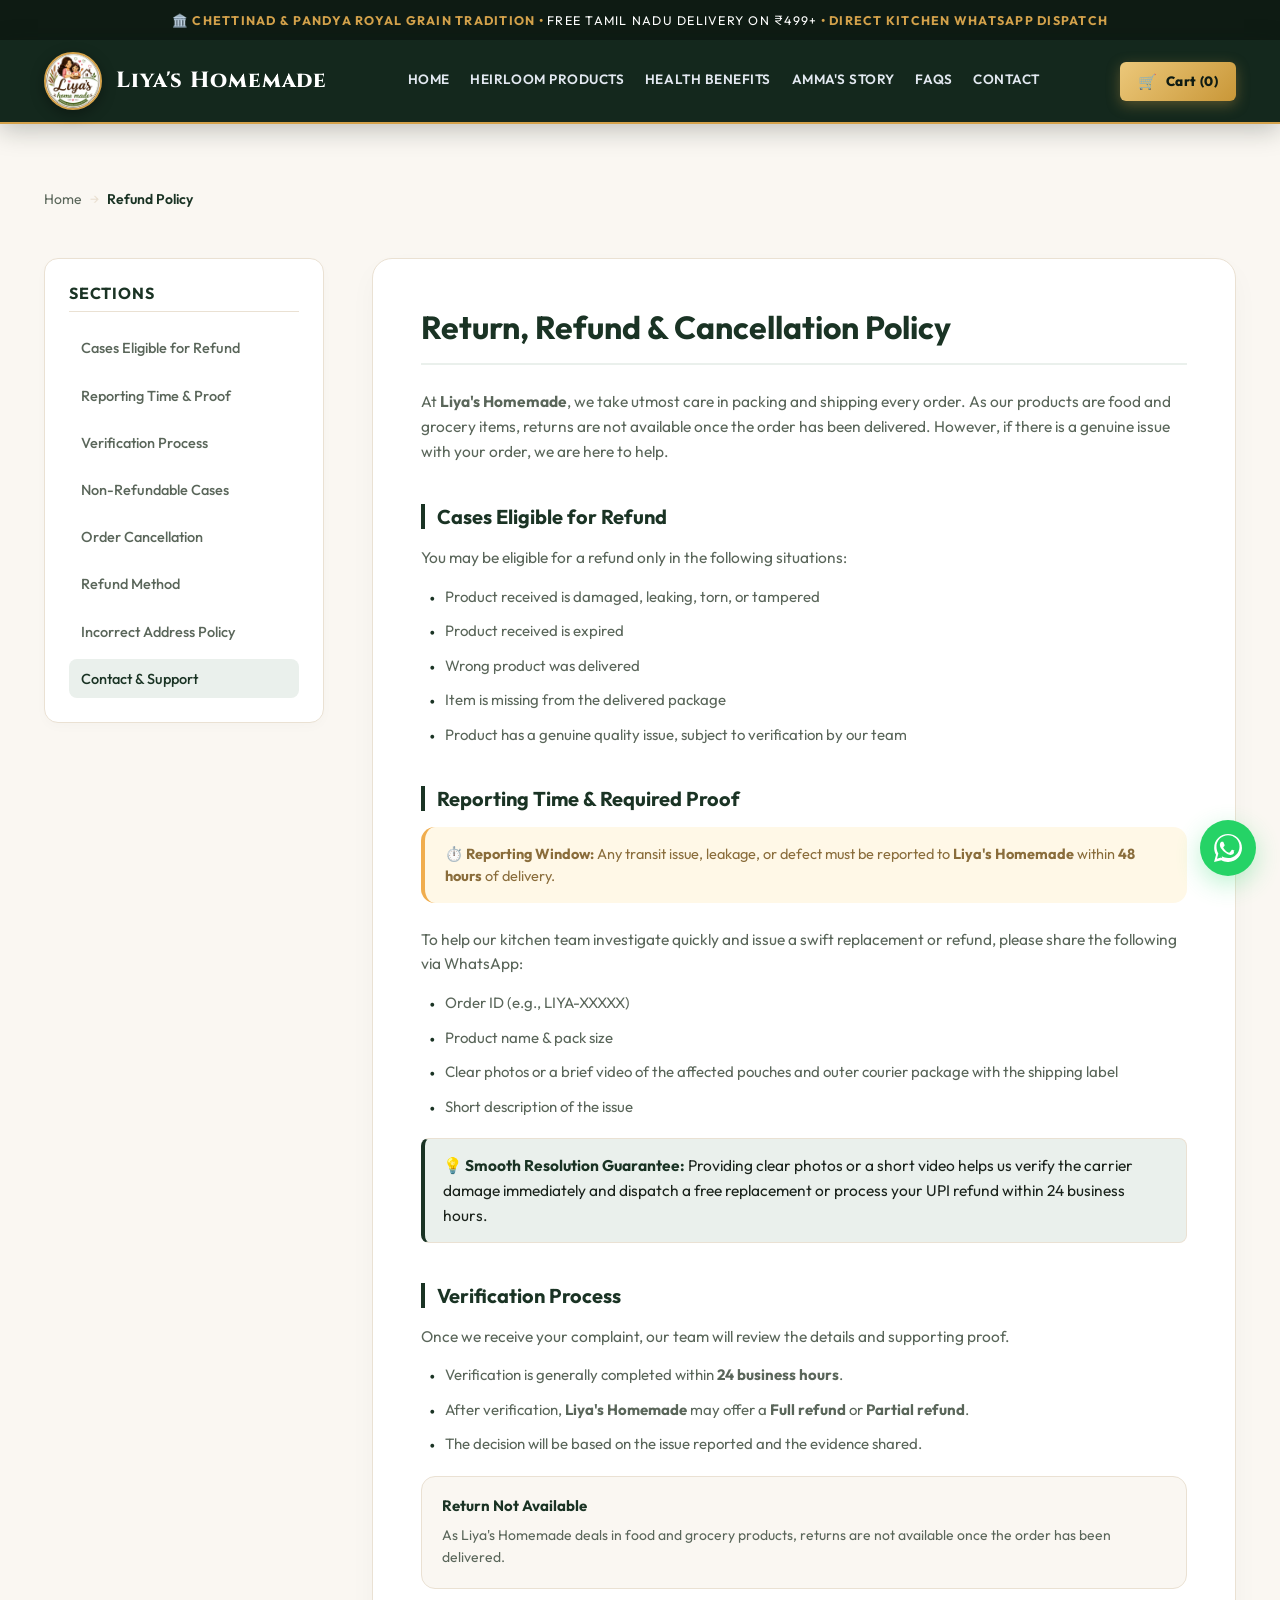
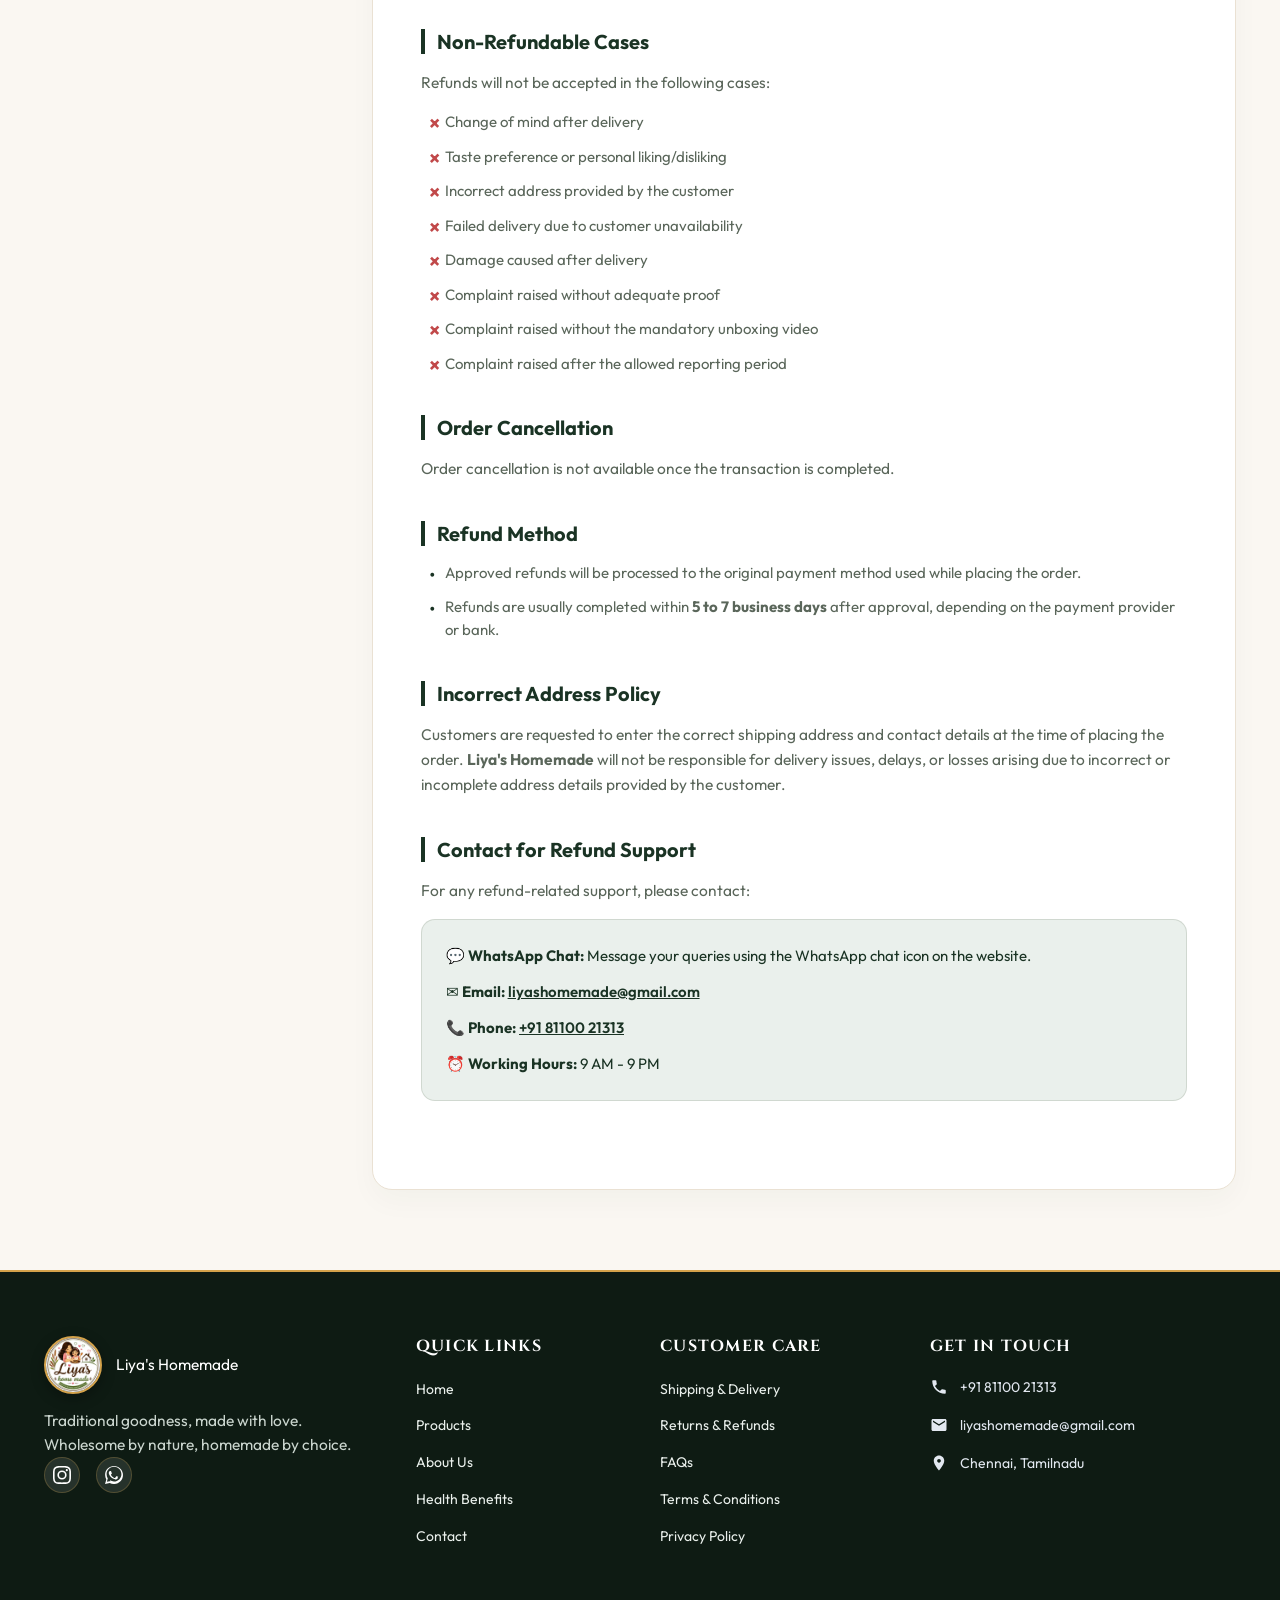
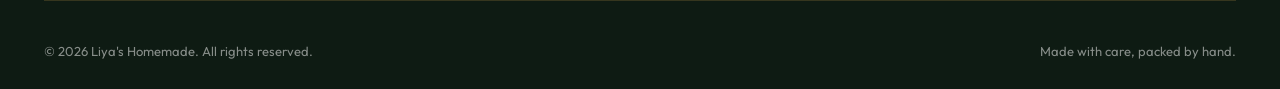
<file: refund-policy.html>
<!DOCTYPE html>
<html lang="en">
<head>
  <meta charset="UTF-8">
  <meta name="viewport" content="width=device-width, initial-scale=1.0">
  <title>Refund Policy | Liya's Homemade</title>
  <link rel="icon" type="image/png" href="logo.png">
  <link rel="stylesheet" href="index.css">
</head>
<body>

  <!-- Top Announcement Bar -->
  <!-- Top Heritage Bar -->
  <div class="royal-top-bar">
    🏛️ Chettinad & Pandya Royal Grain Tradition • <span>Free Tamil Nadu Delivery on ₹499+</span> • Direct Kitchen WhatsApp Dispatch
  </div>

  <!-- Header Section -->
  <header>
    <div class="wrap header-inner">
      <div class="brand-group" style="display: flex; align-items: center; gap: 16px; flex-shrink: 0;">
        <a href="index.html" class="brand logo">
          <div class="logo-frame">
            <img src="logo.png" alt="Liya's Homemade Logo" class="logo-img">
          </div>
          <span class="brand-title">Liya's Homemade</span>
        </a>
        <span class="kitchen-badge">Wholesome by nature, homemade by choice</span>
      </div>

      <nav class="main-nav nav-links">
        <a href="index.html">Home</a>
        <a href="products.html">Heirloom Products</a>
        <a href="health.html">Health Benefits</a>
        <a href="about.html">Amma's Story</a>
        <a href="faq.html">FAQs</a>
        <a href="contact.html">Contact</a>
      </nav>

      <div class="header-actions">
        <button class="btn-gold-cart" onclick="toggleCartDrawer(true)" aria-label="View Shopping Cart">
          <span style="font-size: 15px;">🛒</span> <span>Cart (<span data-cart-count>0</span>)</span>
        </button>
        <button class="menu-toggle" aria-label="Toggle Navigation Menu">
          <span></span>
          <span></span>
          <span></span>
        </button>
      </div>
    </div>
  </header>

  <!-- Refund Policy Main Content -->
  <main class="wrap" style="padding-top: 40px; padding-bottom: 80px;">
    <!-- Breadcrumb -->
    <div class="breadcrumb">
      <a href="index.html">Home</a> <span class="sep">&rarr;</span>
      <span class="current">Refund Policy</span>
    </div>

    <!-- Policy Layout Grid -->
    <div class="policy-layout">
      <!-- Sticky Sidebar Navigation -->
      <aside class="policy-sidebar">
        <h3>Sections</h3>
        <nav class="policy-nav" id="policy-nav">
          <a href="#eligibility" class="active">Cases Eligible for Refund</a>
          <a href="#reporting">Reporting Time & Proof</a>
          <a href="#verification">Verification Process</a>
          <a href="#non-refundable">Non-Refundable Cases</a>
          <a href="#cancellation">Order Cancellation</a>
          <a href="#methods">Refund Method</a>
          <a href="#incorrect-address">Incorrect Address Policy</a>
          <a href="#contact-support">Contact & Support</a>
        </nav>
      </aside>

      <!-- Policy Text Content -->
      <article class="policy-content">
        <h1>Return, Refund & Cancellation Policy</h1>
        
        <div class="policy-intro">
          <p>
            At <strong>Liya's Homemade</strong>, we take utmost care in packing and shipping every order. As our products are food and grocery items, returns are not available once the order has been delivered. However, if there is a genuine issue with your order, we are here to help.
          </p>
        </div>

        <section id="eligibility">
          <h2>Cases Eligible for Refund</h2>
          <p>You may be eligible for a refund only in the following situations:</p>
          <ul class="policy-list">
            <li>Product received is damaged, leaking, torn, or tampered</li>
            <li>Product received is expired</li>
            <li>Wrong product was delivered</li>
            <li>Item is missing from the delivered package</li>
            <li>Product has a genuine quality issue, subject to verification by our team</li>
          </ul>
        </section>

        <section id="reporting">
          <h2>Reporting Time & Required Proof</h2>
          <div class="policy-alert warning">
            <strong>⏱️ Reporting Window:</strong> Any transit issue, leakage, or defect must be reported to <strong>Liya's Homemade</strong> within <strong>48 hours</strong> of delivery.
          </div>
          
          <p>To help our kitchen team investigate quickly and issue a swift replacement or refund, please share the following via WhatsApp:</p>
          <ul class="policy-list">
            <li>Order ID (e.g., LIYA-XXXXX)</li>
            <li>Product name & pack size</li>
            <li>Clear photos or a brief video of the affected pouches and outer courier package with the shipping label</li>
            <li>Short description of the issue</li>
          </ul>

          <div class="policy-card" style="background: var(--brand-green-light); border-left: 4px solid var(--brand-green); padding: 14px 18px; border-radius: 8px; margin-top: 14px;">
            <strong style="color: var(--brand-green);">💡 Smooth Resolution Guarantee:</strong> Providing clear photos or a short video helps us verify the carrier damage immediately and dispatch a free replacement or process your UPI refund within 24 business hours.
          </div>
        </section>

        <section id="verification">
          <h2>Verification Process</h2>
          <p>Once we receive your complaint, our team will review the details and supporting proof.</p>
          <ul class="policy-list">
            <li>Verification is generally completed within <strong>24 business hours</strong>.</li>
            <li>After verification, <strong>Liya's Homemade</strong> may offer a <strong>Full refund</strong> or <strong>Partial refund</strong>.</li>
            <li>The decision will be based on the issue reported and the evidence shared.</li>
          </ul>
          
          <div class="policy-card">
            <h4>Return Not Available</h4>
            <p>As Liya's Homemade deals in food and grocery products, returns are not available once the order has been delivered.</p>
          </div>
        </section>

        <section id="non-refundable">
          <h2>Non-Refundable Cases</h2>
          <p>Refunds will not be accepted in the following cases:</p>
          <ul class="policy-list error-list">
            <li>Change of mind after delivery</li>
            <li>Taste preference or personal liking/disliking</li>
            <li>Incorrect address provided by the customer</li>
            <li>Failed delivery due to customer unavailability</li>
            <li>Damage caused after delivery</li>
            <li>Complaint raised without adequate proof</li>
            <li>Complaint raised without the mandatory unboxing video</li>
            <li>Complaint raised after the allowed reporting period</li>
          </ul>
        </section>

        <section id="cancellation">
          <h2>Order Cancellation</h2>
          <p>Order cancellation is not available once the transaction is completed.</p>
        </section>

        <section id="methods">
          <h2>Refund Method</h2>
          <ul class="policy-list">
            <li>Approved refunds will be processed to the original payment method used while placing the order.</li>
            <li>Refunds are usually completed within <strong>5 to 7 business days</strong> after approval, depending on the payment provider or bank.</li>
          </ul>
        </section>

        <section id="incorrect-address">
          <h2>Incorrect Address Policy</h2>
          <p>
            Customers are requested to enter the correct shipping address and contact details at the time of placing the order. 
            <strong>Liya's Homemade</strong> will not be responsible for delivery issues, delays, or losses arising due to incorrect or incomplete address details provided by the customer.
          </p>
        </section>

        <section id="contact-support">
          <h2>Contact for Refund Support</h2>
          <p>For any refund-related support, please contact:</p>
          
          <div class="contact-info-card">
            <p><strong>💬 WhatsApp Chat:</strong> Message your queries using the WhatsApp chat icon on the website.</p>
            <p><strong>✉️ Email:</strong> <a href="mailto:liyashomemade@gmail.com">liyashomemade@gmail.com</a></p>
            <p><strong>📞 Phone:</strong> <a href="tel:+918110021313">+91 81100 21313</a></p>
            <p><strong>⏰ Working Hours:</strong> 9 AM - 9 PM</p>
          </div>
        </section>
      </article>
    </div>
  </main>

  <!-- Footer Section -->
  <footer id="contact">
    <div class="wrap">
      <div class="footer-grid">
        <div class="footer-brand">
          <a href="index.html" class="logo" style="color: white;">
            <img src="logo.png" alt="Liya's Homemade Logo" class="logo-img" style="border-color: rgba(255,255,255,0.2);">
            <span>Liya's Homemade</span>
          </a>
          <p>Traditional goodness, made with love. Wholesome by nature, homemade by choice.</p>
          <div class="social-links">
            <a href="https://www.instagram.com/liyashomemade/" target="_blank" rel="noopener" class="social-link" aria-label="Instagram">
              <svg viewBox="0 0 24 24"><path d="M12 2.163c3.204 0 3.584.012 4.85.07 3.252.148 4.771 1.691 4.919 4.919.058 1.265.069 1.645.069 4.849 0 3.205-.012 3.584-.069 4.849-.149 3.225-1.664 4.771-4.919 4.919-1.266.058-1.644.07-4.85.07-3.204 0-3.584-.012-4.849-.07-3.26-.149-4.771-1.699-4.919-4.92-.058-1.265-.07-1.644-.07-4.849 0-3.204.013-3.583.07-4.849.149-3.227 1.664-4.771 4.919-4.919 1.266-.057 1.645-.069 4.849-.069zM12 0C8.741 0 8.333.014 7.053.072 2.695.272.273 2.69.073 7.051.014 8.333 0 8.741 0 12c0 3.259.014 3.668.072 4.948.2 4.358 2.618 6.78 6.98 6.98 1.281.058 1.689.072 4.948.072 3.259 0 3.668-.014 4.948-.072 4.354-.2 6.782-2.618 6.979-6.98.059-1.28.073-1.689.073-4.948 0-3.259-.014-3.667-.072-4.947-.196-4.354-2.617-6.78-6.979-6.98C15.668.014 15.259 0 12 0zm0 5.838a6.162 6.162 0 1 0 0 12.324 6.162 6.162 0 0 0 0-12.324zM12 16a4 4 0 1 1 0-8 4 4 0 0 1 0 8zm6.406-11.845a1.44 1.44 0 1 0 0 2.881 1.44 1.44 0 0 0 0-2.881z"/></svg>
            </a>
            <a href="https://wa.me/918110021313" target="_blank" rel="noopener" class="social-link" aria-label="WhatsApp">
              <svg viewBox="0 0 24 24"><path d="M.057 24l1.687-6.163c-1.041-1.804-1.588-3.849-1.587-5.946C.06 5.348 5.397.01 12.008.01c3.202.001 6.212 1.246 8.477 3.517 2.266 2.27 3.507 5.28 3.505 8.484-.004 6.657-5.34 11.997-11.953 11.997-2.005-.001-3.973-.502-5.724-1.455L0 24zm6.59-4.846c1.665.989 3.3 1.472 5.358 1.473 5.432 0 9.851-4.387 9.855-9.782.002-2.614-1.013-5.074-2.859-6.927C17.078 2.062 14.62 1.045 12.01 1.045c-5.444 0-9.866 4.39-9.87 9.786-.002 2.08.547 4.11 1.588 5.91l-.26.953-.943 3.44 3.535-.927.988.597zm11.215-4.595c-.3-.15-1.774-.875-2.048-.975-.274-.1-.474-.15-.674.15-.2.3-1.774 2.225-1.774 2.225s-.2.2-.55.05c-.35-.175-1.479-.545-2.818-1.739-1.042-.93-1.745-2.08-1.95-2.43-.2-.35-.02-.54.155-.715.16-.16.35-.4.525-.6.175-.2.24-.35.35-.58.115-.23.06-.43-.03-.63-.09-.2-.674-1.625-.925-2.225-.244-.588-.493-.51-.674-.52-.172-.01-.37-.01-.57-.01-.2 0-.525.075-.8.375-.275.3-1.05 1.025-1.05 2.5s1.075 2.9 1.225 3.1c.15.2 2.11 3.22 5.12 4.52 3.01 1.3 3.01.866 3.56.816.55-.05 1.775-.725 2.025-1.425.25-.7.25-1.3.175-1.425-.075-.125-.275-.2-.575-.35z"/></svg>
            </a>
          </div>
        </div>
        <div class="footer-col">
          <h4>Quick Links</h4>
          <ul>
            <li><a href="index.html">Home</a></li>
            <li><a href="products.html">Products</a></li>
            <li><a href="about.html">About Us</a></li>
            <li><a href="health.html">Health Benefits</a></li>
            <li><a href="contact.html">Contact</a></li>
          </ul>
        </div>
        <div class="footer-col">
          <h4>Customer Care</h4>
          <ul>
            <li><a href="shipping.html">Shipping & Delivery</a></li>
            <li><a href="refund-policy.html">Returns & Refunds</a></li>
            <li><a href="faq.html">FAQs</a></li>
            <li><a href="terms.html">Terms & Conditions</a></li>
            <li><a href="privacy.html">Privacy Policy</a></li>
          </ul>
        </div>
        <div class="footer-col footer-contact">
          <h4>Get in touch</h4>
          <p><svg viewBox="0 0 24 24"><path d="M6.62 10.79a15.149 15.149 0 0 0 6.59 6.59l2.2-2.2c.28-.28.67-.36 1.02-.24 1.12.37 2.33.57 3.57.57.55 0 1 .45 1 1V20c0 .55-.45 1-1 1-9.39 0-17-7.61-17-17 0-.55.45-1 1-1h3.5c.55 0 1 .45 1 1 0 1.25.2 2.45.57 3.57.11.35.03.74-.25 1.02l-2.2 2.2z"/></svg> +91 81100 21313</p>
          <p><svg viewBox="0 0 24 24"><path d="M20 4H4c-1.1 0-1.99.9-1.99 2L2 18c0 1.1.9 2 2 2h16c1.1 0 2-.9 2-2V6c0-1.1-.9-2-2-2zm0 4l-8 5-8-5V6l8 5 8-5v2z"/></svg> liyashomemade@gmail.com</p>
          <p><svg viewBox="0 0 24 24"><path d="M12 2C8.13 2 5 5.13 5 9c0 5.25 7 13 7 13s7-7.75 7-13c0-3.87-3.13-7-7-7zm0 9.5c-1.38 0-2.5-1.12-2.5-2.5s1.12-2.5 2.5-2.5 2.5 1.12 2.5 2.5-1.12 2.5-2.5 2.5z"/></svg> Chennai, Tamilnadu</p>
        </div>
      </div>
      <div class="footer-bottom">
        <span>&copy; 2026 Liya's Homemade. All rights reserved.</span>
        <span>Made with care, packed by hand.</span>
      </div>
    </div>
  </footer>

  <!-- WhatsApp Float Button -->
  <a class="wa-float" href="https://wa.me/918110021313" target="_blank" rel="noopener" aria-label="Chat on WhatsApp">
    <svg viewBox="0 0 24 24"><path d="M.057 24l1.687-6.163c-1.041-1.804-1.588-3.849-1.587-5.946C.06 5.348 5.397.01 12.008.01c3.202.001 6.212 1.246 8.477 3.517 2.266 2.27 3.507 5.28 3.505 8.484-.004 6.657-5.34 11.997-11.953 11.997-2.005-.001-3.973-.502-5.724-1.455L0 24zm6.59-4.846c1.665.989 3.3 1.472 5.358 1.473 5.432 0 9.851-4.387 9.855-9.782.002-2.614-1.013-5.074-2.859-6.927C17.078 2.062 14.62 1.045 12.01 1.045c-5.444 0-9.866 4.39-9.87 9.786-.002 2.08.547 4.11 1.588 5.91l-.26.953-.943 3.44 3.535-.927.988.597zm11.215-4.595c-.3-.15-1.774-.875-2.048-.975-.274-.1-.474-.15-.674.15-.2.3-1.774 2.225-1.774 2.225s-.2.2-.55.05c-.35-.175-1.479-.545-2.818-1.739-1.042-.93-1.745-2.08-1.95-2.43-.2-.35-.02-.54.155-.715.16-.16.35-.4.525-.6.175-.2.24-.35.35-.58.115-.23.06-.43-.03-.63-.09-.2-.674-1.625-.925-2.225-.244-.588-.493-.51-.674-.52-.172-.01-.37-.01-.57-.01-.2 0-.525.075-.8.375-.275.3-1.05 1.025-1.05 2.5s1.075 2.9 1.225 3.1c.15.2 2.11 3.22 5.12 4.52 3.01 1.3 3.01.866 3.56.816.55-.05 1.775-.725 2.025-1.425.25-.7.25-1.3.175-1.425-.075-.125-.275-.2-.575-.35z"/></svg>
  </a>

  <!-- Shared Javascript Libraries -->
  <script src="products.js"></script>
  <script src="cart.js"></script>

  <!-- Page Logic -->
  <script>
    // Toggle Mobile Navigation
    const menuToggle = document.querySelector('.menu-toggle');
    const mainNav = document.querySelector('.main-nav');
    if (menuToggle && mainNav) {
      menuToggle.addEventListener('click', () => {
        mainNav.classList.toggle('mobile-open');
      });
    }

    // Highlight active sidebar navigation links on scroll
    const observerOptions = {
      root: null,
      rootMargin: '-10% 0px -80% 0px',
      threshold: 0
    };

    const observer = new IntersectionObserver((entries) => {
      entries.forEach(entry => {
        if (entry.isIntersecting) {
          const id = entry.target.getAttribute('id');
          document.querySelectorAll('.policy-nav a').forEach(a => {
            if (a.getAttribute('href') === `#${id}`) {
              a.classList.add('active');
            } else {
              a.classList.remove('active');
            }
          });
        }
      });
    }, observerOptions);

    document.querySelectorAll('.policy-content section').forEach(section => {
      observer.observe(section);
    });

    // Handle active class updates on click as fallback
    document.querySelectorAll('.policy-nav a').forEach(a => {
      a.addEventListener('click', (e) => {
        document.querySelectorAll('.policy-nav a').forEach(item => item.classList.remove('active'));
        a.classList.add('active');
      });
    });

    // Cart Count Initialization
    updateCartBadge();
  </script>
</body>
</html>
</file>
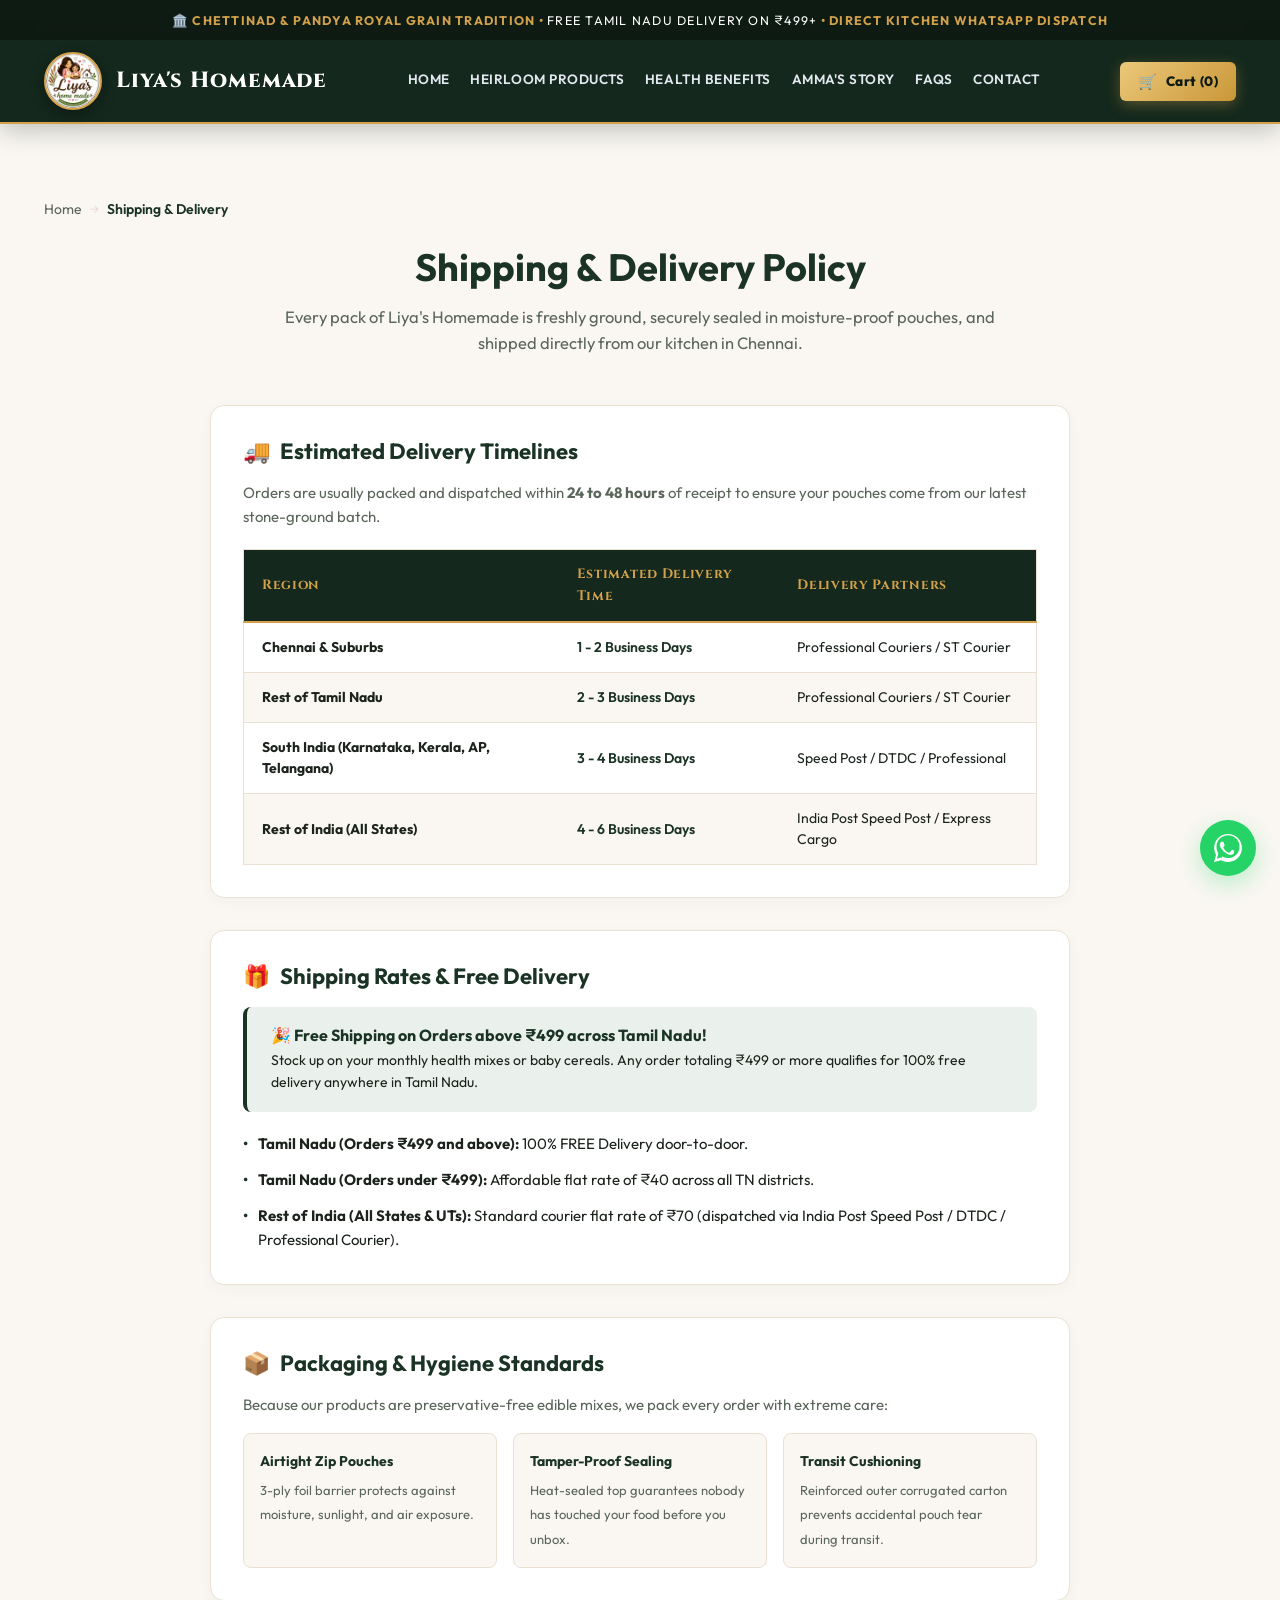
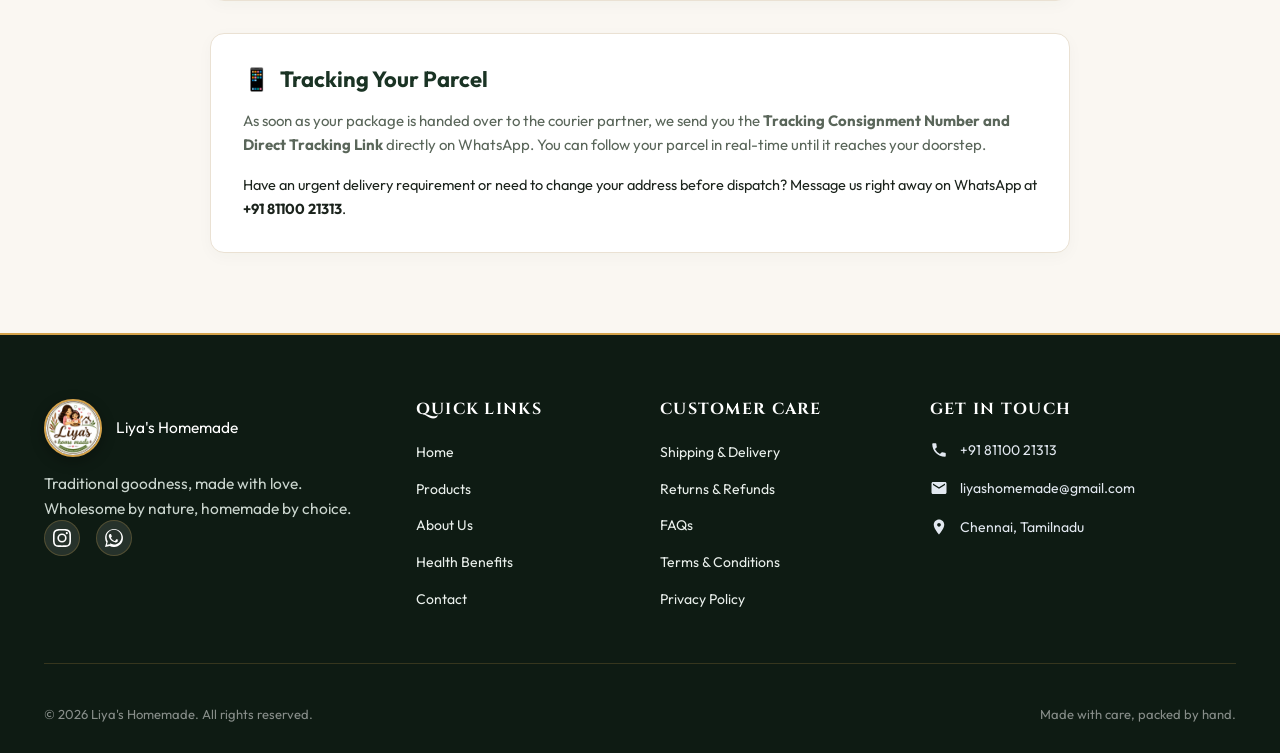
<file: shipping.html>
<!DOCTYPE html>
<html lang="en">
<head>
  <meta charset="UTF-8">
  <meta name="viewport" content="width=device-width, initial-scale=1.0">
  <title>Shipping & Delivery Policy | Liya's Homemade</title>
  <meta name="description" content="Read Liya's Homemade shipping and delivery policy. Delivery timelines across Chennai, Tamil Nadu, and India, packaging hygiene, and tracking.">
  <link rel="icon" type="image/png" href="logo.png">
  <link rel="stylesheet" href="index.css">
</head>
<body>

  <!-- Top Announcement Bar -->
  <!-- Top Heritage Bar -->
  <div class="royal-top-bar">
    🏛️ Chettinad & Pandya Royal Grain Tradition • <span>Free Tamil Nadu Delivery on ₹499+</span> • Direct Kitchen WhatsApp Dispatch
  </div>

  <!-- Header Section -->
  <header>
    <div class="wrap header-inner">
      <div class="brand-group" style="display: flex; align-items: center; gap: 16px; flex-shrink: 0;">
        <a href="index.html" class="brand logo">
          <div class="logo-frame">
            <img src="logo.png" alt="Liya's Homemade Logo" class="logo-img">
          </div>
          <span class="brand-title">Liya's Homemade</span>
        </a>
        <span class="kitchen-badge">Wholesome by nature, homemade by choice</span>
      </div>

      <nav class="main-nav nav-links">
        <a href="index.html">Home</a>
        <a href="products.html">Heirloom Products</a>
        <a href="health.html">Health Benefits</a>
        <a href="about.html">Amma's Story</a>
        <a href="faq.html">FAQs</a>
        <a href="contact.html">Contact</a>
      </nav>

      <div class="header-actions">
        <button class="btn-gold-cart" onclick="toggleCartDrawer(true)" aria-label="View Shopping Cart">
          <span style="font-size: 15px;">🛒</span> <span>Cart (<span data-cart-count>0</span>)</span>
        </button>
        <button class="menu-toggle" aria-label="Toggle Navigation Menu">
          <span></span>
          <span></span>
          <span></span>
        </button>
      </div>
    </div>
  </header>

  <!-- Shipping Content Section -->
  <main class="wrap" style="padding-top: 50px; padding-bottom: 80px;">
    <!-- Breadcrumb -->
    <div class="breadcrumb">
      <a href="index.html">Home</a> <span class="sep">&rarr;</span>
      <span class="current">Shipping & Delivery</span>
    </div>

    <div class="static-page-header">
      <h1>Shipping & Delivery Policy</h1>
      <p>
        Every pack of Liya's Homemade is freshly ground, securely sealed in moisture-proof pouches, and shipped directly from our kitchen in Chennai.
      </p>
    </div>

    <!-- Main Content Grid -->
    <div style="max-width: 860px; margin: 0 auto; display: flex; flex-direction: column; gap: 32px;">
      
      <!-- Delivery Timelines Card -->
      <div style="background-color: var(--white); border: 1px solid var(--paper-alt-2); border-radius: var(--radius); padding: 32px; box-shadow: 0 4px 16px rgba(47, 64, 37, 0.03);">
        <h2 style="font-size: 22px; color: var(--brand-green); margin-bottom: 16px; display: flex; align-items: center; gap: 10px;">
          <span>🚚</span> Estimated Delivery Timelines
        </h2>
        <p style="font-size: 15px; color: var(--ink-light); margin-bottom: 20px; line-height: 1.6;">
          Orders are usually packed and dispatched within <strong>24 to 48 hours</strong> of receipt to ensure your pouches come from our latest stone-ground batch.
        </p>

        <div style="overflow-x: auto;">
          <table class="finder-table" style="border: 1px solid var(--paper-alt-2);">
            <thead>
              <tr>
                <th>Region</th>
                <th>Estimated Delivery Time</th>
                <th>Delivery Partners</th>
              </tr>
            </thead>
            <tbody>
              <tr>
                <td style="font-weight: 700; color: var(--ink);">Chennai & Suburbs</td>
                <td style="color: var(--brand-green); font-weight: 600;">1 - 2 Business Days</td>
                <td>Professional Couriers / ST Courier</td>
              </tr>
              <tr>
                <td style="font-weight: 700; color: var(--ink);">Rest of Tamil Nadu</td>
                <td style="color: var(--brand-green); font-weight: 600;">2 - 3 Business Days</td>
                <td>Professional Couriers / ST Courier</td>
              </tr>
              <tr>
                <td style="font-weight: 700; color: var(--ink);">South India (Karnataka, Kerala, AP, Telangana)</td>
                <td style="color: var(--brand-green); font-weight: 600;">3 - 4 Business Days</td>
                <td>Speed Post / DTDC / Professional</td>
              </tr>
              <tr>
                <td style="font-weight: 700; color: var(--ink);">Rest of India (All States)</td>
                <td style="color: var(--brand-green); font-weight: 600;">4 - 6 Business Days</td>
                <td>India Post Speed Post / Express Cargo</td>
              </tr>
            </tbody>
          </table>
        </div>
      </div>

      <!-- Shipping Charges & Free Shipping Tier -->
      <div style="background-color: var(--white); border: 1px solid var(--paper-alt-2); border-radius: var(--radius); padding: 32px; box-shadow: 0 4px 16px rgba(47, 64, 37, 0.03);">
        <h2 style="font-size: 22px; color: var(--brand-green); margin-bottom: 16px; display: flex; align-items: center; gap: 10px;">
          <span>🎁</span> Shipping Rates & Free Delivery
        </h2>
        
        <div style="background: var(--brand-green-light); border-left: 4px solid var(--brand-green); padding: 18px 24px; border-radius: 8px; margin-bottom: 20px;">
          <h4 style="font-size: 16px; color: var(--brand-green); margin-bottom: 4px; font-weight: 700;">
            🎉 Free Shipping on Orders above ₹499 across Tamil Nadu!
          </h4>
          <p style="font-size: 14px; color: var(--ink); margin: 0;">
            Stock up on your monthly health mixes or baby cereals. Any order totaling ₹499 or more qualifies for 100% free delivery anywhere in Tamil Nadu.
          </p>
        </div>

        <ul style="list-style: none; display: flex; flex-direction: column; gap: 12px; font-size: 15px; color: var(--ink);">
          <li style="display: flex; gap: 10px; align-items: flex-start;">
            <span style="color: var(--brand-green); font-weight: bold;">•</span>
            <span><strong>Tamil Nadu (Orders ₹499 and above):</strong> 100% FREE Delivery door-to-door.</span>
          </li>
          <li style="display: flex; gap: 10px; align-items: flex-start;">
            <span style="color: var(--brand-green); font-weight: bold;">•</span>
            <span><strong>Tamil Nadu (Orders under ₹499):</strong> Affordable flat rate of ₹40 across all TN districts.</span>
          </li>
          <li style="display: flex; gap: 10px; align-items: flex-start;">
            <span style="color: var(--brand-green); font-weight: bold;">•</span>
            <span><strong>Rest of India (All States & UTs):</strong> Standard courier flat rate of ₹70 (dispatched via India Post Speed Post / DTDC / Professional Courier).</span>
          </li>
        </ul>
      </div>

      <!-- Hygienic Food-Grade Packaging -->
      <div style="background-color: var(--white); border: 1px solid var(--paper-alt-2); border-radius: var(--radius); padding: 32px; box-shadow: 0 4px 16px rgba(47, 64, 37, 0.03);">
        <h2 style="font-size: 22px; color: var(--brand-green); margin-bottom: 16px; display: flex; align-items: center; gap: 10px;">
          <span>📦</span> Packaging & Hygiene Standards
        </h2>
        <p style="font-size: 15px; color: var(--ink-light); line-height: 1.6; margin-bottom: 16px;">
          Because our products are preservative-free edible mixes, we pack every order with extreme care:
        </p>
        <div style="display: grid; grid-template-columns: repeat(auto-fit, minmax(240px, 1fr)); gap: 16px;">
          <div style="background: var(--paper); padding: 16px; border-radius: 8px; border: 1px solid var(--paper-alt-2);">
            <b style="color: var(--brand-green); font-size: 14px; display: block; margin-bottom: 4px;">Airtight Zip Pouches</b>
            <span style="font-size: 13px; color: var(--ink-light);">3-ply foil barrier protects against moisture, sunlight, and air exposure.</span>
          </div>
          <div style="background: var(--paper); padding: 16px; border-radius: 8px; border: 1px solid var(--paper-alt-2);">
            <b style="color: var(--brand-green); font-size: 14px; display: block; margin-bottom: 4px;">Tamper-Proof Sealing</b>
            <span style="font-size: 13px; color: var(--ink-light);">Heat-sealed top guarantees nobody has touched your food before you unbox.</span>
          </div>
          <div style="background: var(--paper); padding: 16px; border-radius: 8px; border: 1px solid var(--paper-alt-2);">
            <b style="color: var(--brand-green); font-size: 14px; display: block; margin-bottom: 4px;">Transit Cushioning</b>
            <span style="font-size: 13px; color: var(--ink-light);">Reinforced outer corrugated carton prevents accidental pouch tear during transit.</span>
          </div>
        </div>
      </div>

      <!-- Tracking & Customer Support -->
      <div style="background-color: var(--white); border: 1px solid var(--paper-alt-2); border-radius: var(--radius); padding: 32px; box-shadow: 0 4px 16px rgba(47, 64, 37, 0.03);">
        <h2 style="font-size: 22px; color: var(--brand-green); margin-bottom: 16px; display: flex; align-items: center; gap: 10px;">
          <span>📱</span> Tracking Your Parcel
        </h2>
        <p style="font-size: 15px; color: var(--ink-light); line-height: 1.6; margin-bottom: 16px;">
          As soon as your package is handed over to the courier partner, we send you the <strong>Tracking Consignment Number and Direct Tracking Link</strong> directly on WhatsApp. You can follow your parcel in real-time until it reaches your doorstep.
        </p>
        <p style="font-size: 14.5px; color: var(--ink);">
          Have an urgent delivery requirement or need to change your address before dispatch? Message us right away on WhatsApp at <strong>+91 81100 21313</strong>.
        </p>
      </div>

    </div>
  </main>

  <!-- Footer Section -->
  <footer id="contact">
    <div class="wrap">
      <div class="footer-grid">
        <div class="footer-brand">
          <a href="index.html" class="logo" style="color: white;">
            <img src="logo.png" alt="Liya's Homemade Logo" class="logo-img" style="border-color: rgba(255,255,255,0.2);">
            <span>Liya's Homemade</span>
          </a>
          <p>Traditional goodness, made with love. Wholesome by nature, homemade by choice.</p>
          <div class="social-links">
            <a href="https://www.instagram.com/liyashomemade/" target="_blank" rel="noopener" class="social-link" aria-label="Instagram">
              <svg viewBox="0 0 24 24"><path d="M12 2.163c3.204 0 3.584.012 4.85.07 3.252.148 4.771 1.691 4.919 4.919.058 1.265.069 1.645.069 4.849 0 3.205-.012 3.584-.069 4.849-.149 3.225-1.664 4.771-4.919 4.919-1.266.058-1.644.07-4.85.07-3.204 0-3.584-.012-4.849-.07-3.26-.149-4.771-1.699-4.919-4.92-.058-1.265-.07-1.644-.07-4.849 0-3.204.013-3.583.07-4.849.149-3.227 1.664-4.771 4.919-4.919 1.266-.057 1.645-.069 4.849-.069zM12 0C8.741 0 8.333.014 7.053.072 2.695.272.273 2.69.073 7.051.014 8.333 0 8.741 0 12c0 3.259.014 3.668.072 4.948.2 4.358 2.618 6.78 6.98 6.98 1.281.058 1.689.072 4.948.072 3.259 0 3.668-.014 4.948-.072 4.354-.2 6.782-2.618 6.979-6.98.059-1.28.073-1.689.073-4.948 0-3.259-.014-3.667-.072-4.947-.196-4.354-2.617-6.78-6.979-6.98C15.668.014 15.259 0 12 0zm0 5.838a6.162 6.162 0 1 0 0 12.324 6.162 6.162 0 0 0 0-12.324zM12 16a4 4 0 1 1 0-8 4 4 0 0 1 0 8zm6.406-11.845a1.44 1.44 0 1 0 0 2.881 1.44 1.44 0 0 0 0-2.881z"/></svg>
            </a>
            <a href="https://wa.me/918110021313" target="_blank" rel="noopener" class="social-link" aria-label="WhatsApp">
              <svg viewBox="0 0 24 24"><path d="M.057 24l1.687-6.163c-1.041-1.804-1.588-3.849-1.587-5.946C.06 5.348 5.397.01 12.008.01c3.202.001 6.212 1.246 8.477 3.517 2.266 2.27 3.507 5.28 3.505 8.484-.004 6.657-5.34 11.997-11.953 11.997-2.005-.001-3.973-.502-5.724-1.455L0 24zm6.59-4.846c1.665.989 3.3 1.472 5.358 1.473 5.432 0 9.851-4.387 9.855-9.782.002-2.614-1.013-5.074-2.859-6.927C17.078 2.062 14.62 1.045 12.01 1.045c-5.444 0-9.866 4.39-9.87 9.786-.002 2.08.547 4.11 1.588 5.91l-.26.953-.943 3.44 3.535-.927.988.597zm11.215-4.595c-.3-.15-1.774-.875-2.048-.975-.274-.1-.474-.15-.674.15-.2.3-1.774 2.225-1.774 2.225s-.2.2-.55.05c-.35-.175-1.479-.545-2.818-1.739-1.042-.93-1.745-2.08-1.95-2.43-.2-.35-.02-.54.155-.715.16-.16.35-.4.525-.6.175-.2.24-.35.35-.58.115-.23.06-.43-.03-.63-.09-.2-.674-1.625-.925-2.225-.244-.588-.493-.51-.674-.52-.172-.01-.37-.01-.57-.01-.2 0-.525.075-.8.375-.275.3-1.05 1.025-1.05 2.5s1.075 2.9 1.225 3.1c.15.2 2.11 3.22 5.12 4.52 3.01 1.3 3.01.866 3.56.816.55-.05 1.775-.725 2.025-1.425.25-.7.25-1.3.175-1.425-.075-.125-.275-.2-.575-.35z"/></svg>
            </a>
          </div>
        </div>
        <div class="footer-col">
          <h4>Quick Links</h4>
          <ul>
            <li><a href="index.html">Home</a></li>
            <li><a href="products.html">Products</a></li>
            <li><a href="about.html">About Us</a></li>
            <li><a href="health.html">Health Benefits</a></li>
            <li><a href="contact.html">Contact</a></li>
          </ul>
        </div>
        <div class="footer-col">
          <h4>Customer Care</h4>
          <ul>
            <li><a href="shipping.html">Shipping & Delivery</a></li>
            <li><a href="refund-policy.html">Returns & Refunds</a></li>
            <li><a href="faq.html">FAQs</a></li>
            <li><a href="terms.html">Terms & Conditions</a></li>
            <li><a href="privacy.html">Privacy Policy</a></li>
          </ul>
        </div>
        <div class="footer-col footer-contact">
          <h4>Get in touch</h4>
          <p><svg viewBox="0 0 24 24"><path d="M6.62 10.79a15.149 15.149 0 0 0 6.59 6.59l2.2-2.2c.28-.28.67-.36 1.02-.24 1.12.37 2.33.57 3.57.57.55 0 1 .45 1 1V20c0 .55-.45 1-1 1-9.39 0-17-7.61-17-17 0-.55.45-1 1-1h3.5c.55 0 1 .45 1 1 0 1.25.2 2.45.57 3.57.11.35.03.74-.25 1.02l-2.2 2.2z"/></svg> +91 81100 21313</p>
          <p><svg viewBox="0 0 24 24"><path d="M20 4H4c-1.1 0-1.99.9-1.99 2L2 18c0 1.1.9 2 2 2h16c1.1 0 2-.9 2-2V6c0-1.1-.9-2-2-2zm0 4l-8 5-8-5V6l8 5 8-5v2z"/></svg> liyashomemade@gmail.com</p>
          <p><svg viewBox="0 0 24 24"><path d="M12 2C8.13 2 5 5.13 5 9c0 5.25 7 13 7 13s7-7.75 7-13c0-3.87-3.13-7-7-7zm0 9.5c-1.38 0-2.5-1.12-2.5-2.5s1.12-2.5 2.5-2.5 2.5 1.12 2.5 2.5-1.12 2.5-2.5 2.5z"/></svg> Chennai, Tamilnadu</p>
        </div>
      </div>
      <div class="footer-bottom">
        <span>&copy; 2026 Liya's Homemade. All rights reserved.</span>
        <span>Made with care, packed by hand.</span>
      </div>
    </div>
  </footer>

  <!-- WhatsApp Float Button -->
  <a class="wa-float" href="https://wa.me/918110021313" target="_blank" rel="noopener" aria-label="Chat on WhatsApp">
    <svg viewBox="0 0 24 24"><path d="M.057 24l1.687-6.163c-1.041-1.804-1.588-3.849-1.587-5.946C.06 5.348 5.397.01 12.008.01c3.202.001 6.212 1.246 8.477 3.517 2.266 2.27 3.507 5.28 3.505 8.484-.004 6.657-5.34 11.997-11.953 11.997-2.005-.001-3.973-.502-5.724-1.455L0 24zm6.59-4.846c1.665.989 3.3 1.472 5.358 1.473 5.432 0 9.851-4.387 9.855-9.782.002-2.614-1.013-5.074-2.859-6.927C17.078 2.062 14.62 1.045 12.01 1.045c-5.444 0-9.866 4.39-9.87 9.786-.002 2.08.547 4.11 1.588 5.91l-.26.953-.943 3.44 3.535-.927.988.597zm11.215-4.595c-.3-.15-1.774-.875-2.048-.975-.274-.1-.474-.15-.674.15-.2.3-1.774 2.225-1.774 2.225s-.2.2-.55.05c-.35-.175-1.479-.545-2.818-1.739-1.042-.93-1.745-2.08-1.95-2.43-.2-.35-.02-.54.155-.715.16-.16.35-.4.525-.6.175-.2.24-.35.35-.58.115-.23.06-.43-.03-.63-.09-.2-.674-1.625-.925-2.225-.244-.588-.493-.51-.674-.52-.172-.01-.37-.01-.57-.01-.2 0-.525.075-.8.375-.275.3-1.05 1.025-1.05 2.5s1.075 2.9 1.225 3.1c.15.2 2.11 3.22 5.12 4.52 3.01 1.3 3.01.866 3.56.816.55-.05 1.775-.725 2.025-1.425.25-.7.25-1.3.175-1.425-.075-.125-.275-.2-.575-.35z"/></svg>
  </a>

  <!-- Shared Javascript Libraries -->
  <script src="products.js"></script>
  <script src="cart.js"></script>

  <script>
    // Toggle Mobile Navigation
    const menuToggle = document.querySelector('.menu-toggle');
    const mainNav = document.querySelector('.main-nav');
    if (menuToggle && mainNav) {
      menuToggle.addEventListener('click', () => {
        mainNav.classList.toggle('mobile-open');
      });
    }
  </script>
</body>
</html>
</file>
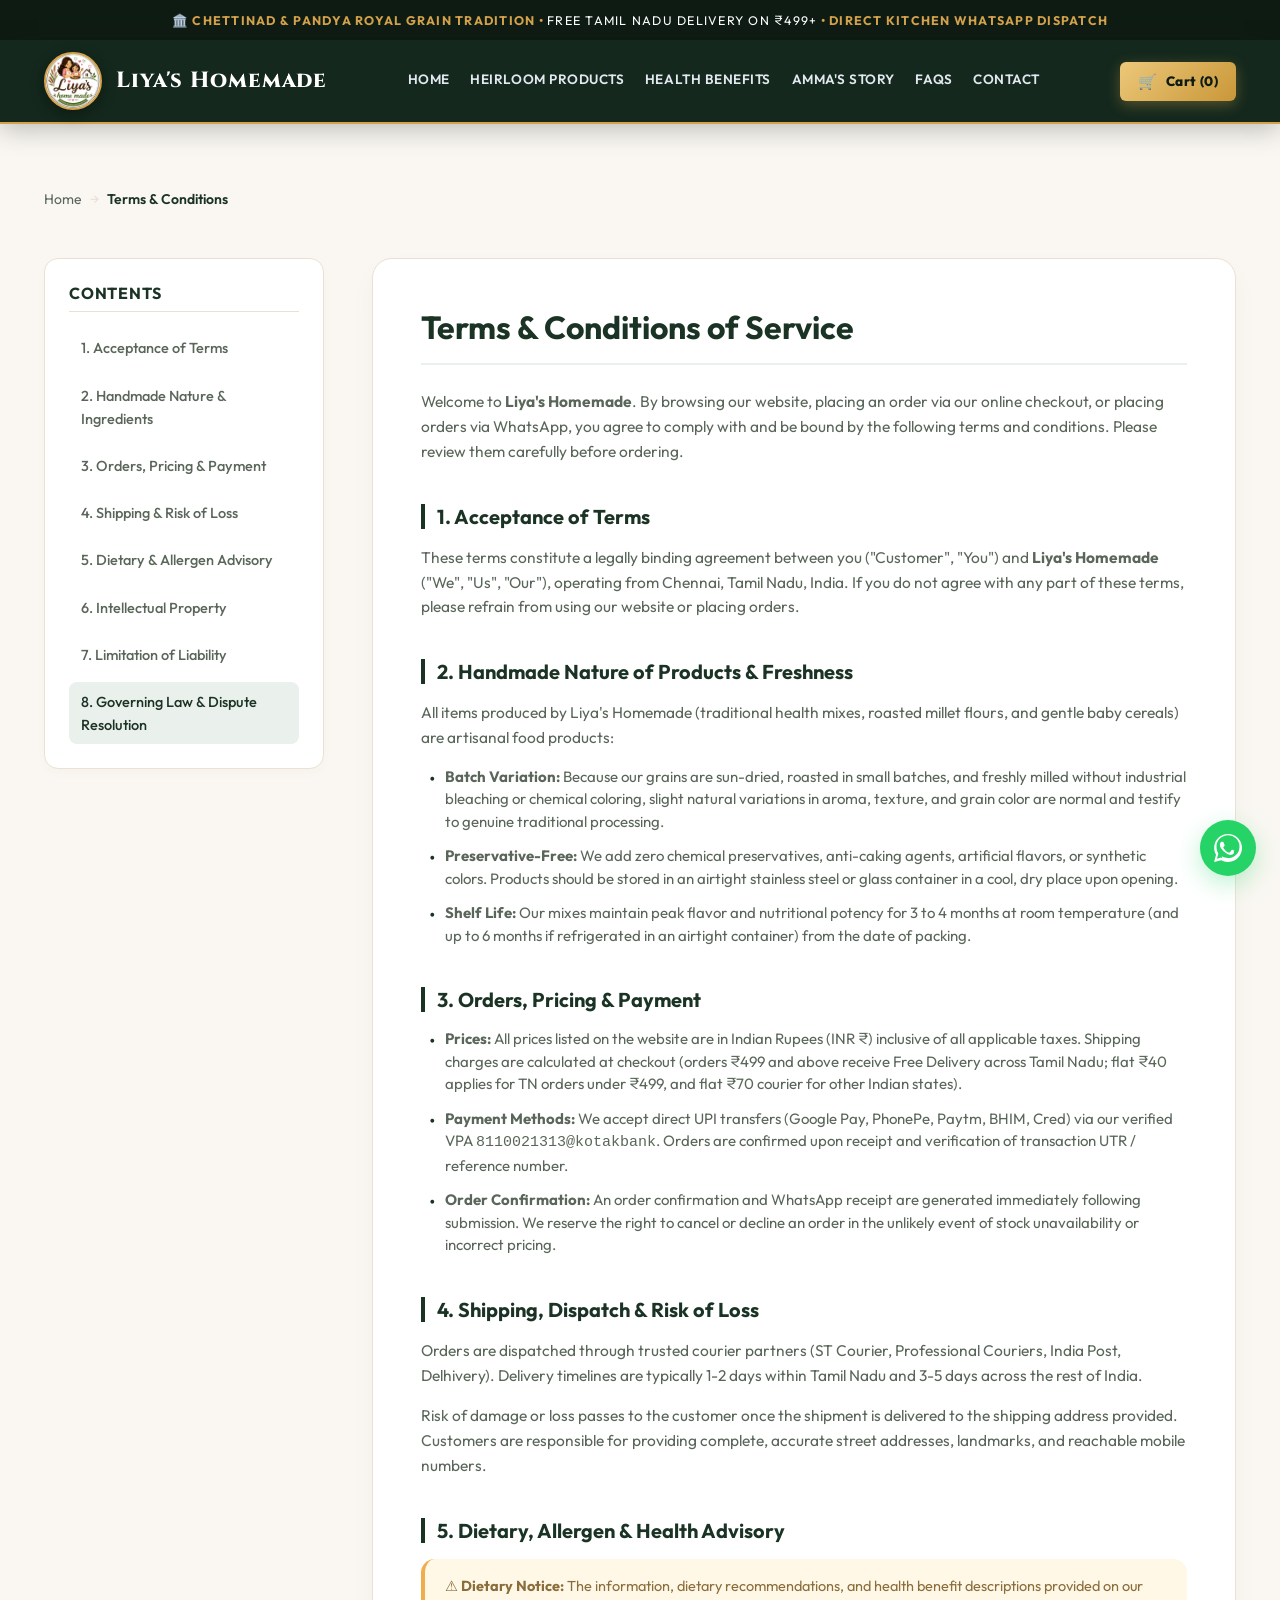
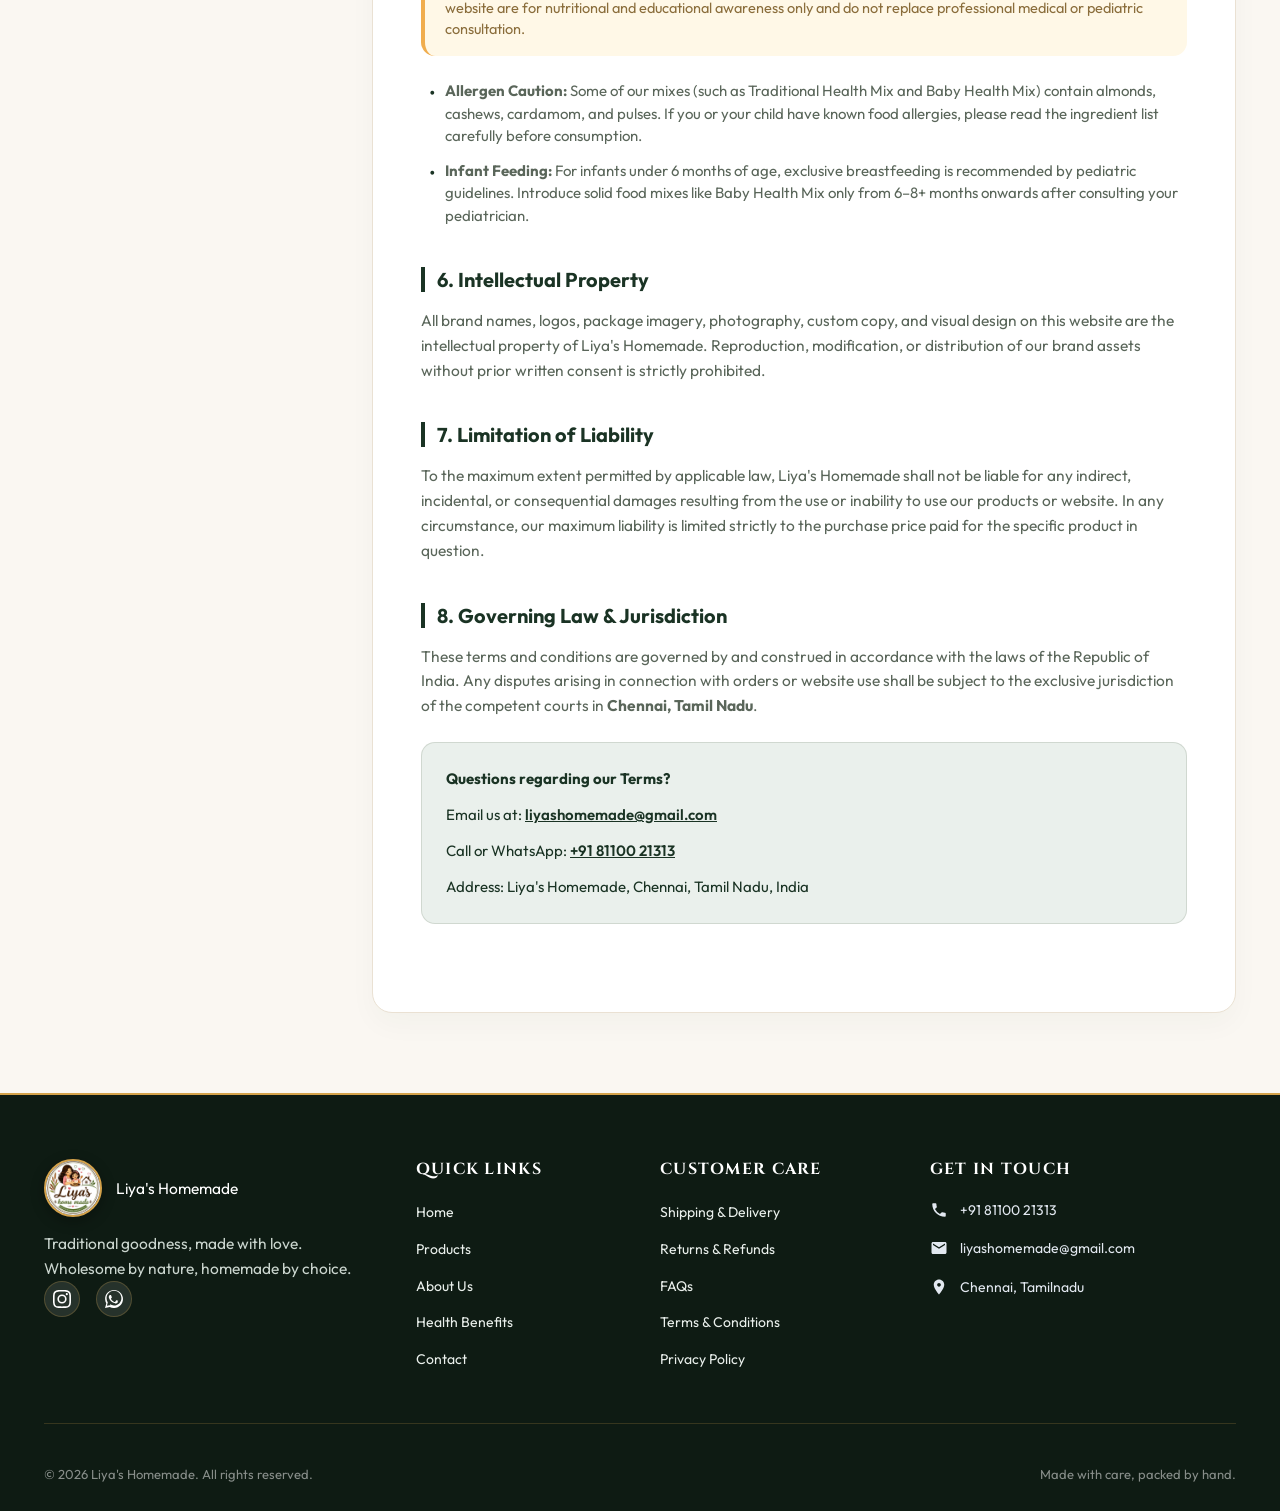
<file: terms.html>
<!DOCTYPE html>
<html lang="en">
<head>
  <meta charset="UTF-8">
  <meta name="viewport" content="width=device-width, initial-scale=1.0">
  <title>Terms & Conditions | Liya's Homemade</title>
  <meta name="description" content="Terms and conditions for purchasing traditional millet mixes, flours, and health powders from Liya's Homemade.">
  <link rel="icon" type="image/png" href="logo.png">
  <link rel="stylesheet" href="index.css">
</head>
<body>

  <!-- Top Announcement Bar -->
  <!-- Top Heritage Bar -->
  <div class="royal-top-bar">
    🏛️ Chettinad & Pandya Royal Grain Tradition • <span>Free Tamil Nadu Delivery on ₹499+</span> • Direct Kitchen WhatsApp Dispatch
  </div>

  <!-- Header Section -->
  <header>
    <div class="wrap header-inner">
      <div class="brand-group" style="display: flex; align-items: center; gap: 16px; flex-shrink: 0;">
        <a href="index.html" class="brand logo">
          <div class="logo-frame">
            <img src="logo.png" alt="Liya's Homemade Logo" class="logo-img">
          </div>
          <span class="brand-title">Liya's Homemade</span>
        </a>
        <span class="kitchen-badge">Wholesome by nature, homemade by choice</span>
      </div>

      <nav class="main-nav nav-links">
        <a href="index.html">Home</a>
        <a href="products.html">Heirloom Products</a>
        <a href="health.html">Health Benefits</a>
        <a href="about.html">Amma's Story</a>
        <a href="faq.html">FAQs</a>
        <a href="contact.html">Contact</a>
      </nav>

      <div class="header-actions">
        <button class="btn-gold-cart" onclick="toggleCartDrawer(true)" aria-label="View Shopping Cart">
          <span style="font-size: 15px;">🛒</span> <span>Cart (<span data-cart-count>0</span>)</span>
        </button>
        <button class="menu-toggle" aria-label="Toggle Navigation Menu">
          <span></span>
          <span></span>
          <span></span>
        </button>
      </div>
    </div>
  </header>

  <!-- Main Content -->
  <main class="wrap" style="padding-top: 40px; padding-bottom: 80px;">
    <!-- Breadcrumb -->
    <div class="breadcrumb">
      <a href="index.html">Home</a> <span class="sep">&rarr;</span>
      <span class="current">Terms & Conditions</span>
    </div>

    <!-- Policy Layout Grid -->
    <div class="policy-layout">
      <!-- Sticky Sidebar Navigation -->
      <aside class="policy-sidebar">
        <h3>Contents</h3>
        <nav class="policy-nav" id="policy-nav">
          <a href="#acceptance" class="active">1. Acceptance of Terms</a>
          <a href="#nature-of-products">2. Handmade Nature & Ingredients</a>
          <a href="#orders-pricing">3. Orders, Pricing & Payment</a>
          <a href="#delivery-risk">4. Shipping & Risk of Loss</a>
          <a href="#health-disclaimer">5. Dietary & Allergen Advisory</a>
          <a href="#ip-rights">6. Intellectual Property</a>
          <a href="#liability">7. Limitation of Liability</a>
          <a href="#governing-law">8. Governing Law & Dispute Resolution</a>
        </nav>
      </aside>

      <!-- Terms Content -->
      <article class="policy-content">
        <h1>Terms & Conditions of Service</h1>
        
        <div class="policy-intro">
          <p>
            Welcome to <strong>Liya's Homemade</strong>. By browsing our website, placing an order via our online checkout, or placing orders via WhatsApp, you agree to comply with and be bound by the following terms and conditions. Please review them carefully before ordering.
          </p>
        </div>

        <section id="acceptance">
          <h2>1. Acceptance of Terms</h2>
          <p>These terms constitute a legally binding agreement between you ("Customer", "You") and <strong>Liya's Homemade</strong> ("We", "Us", "Our"), operating from Chennai, Tamil Nadu, India. If you do not agree with any part of these terms, please refrain from using our website or placing orders.</p>
        </section>

        <section id="nature-of-products">
          <h2>2. Handmade Nature of Products & Freshness</h2>
          <p>All items produced by Liya's Homemade (traditional health mixes, roasted millet flours, and gentle baby cereals) are artisanal food products:</p>
          <ul class="policy-list">
            <li><strong>Batch Variation:</strong> Because our grains are sun-dried, roasted in small batches, and freshly milled without industrial bleaching or chemical coloring, slight natural variations in aroma, texture, and grain color are normal and testify to genuine traditional processing.</li>
            <li><strong>Preservative-Free:</strong> We add zero chemical preservatives, anti-caking agents, artificial flavors, or synthetic colors. Products should be stored in an airtight stainless steel or glass container in a cool, dry place upon opening.</li>
            <li><strong>Shelf Life:</strong> Our mixes maintain peak flavor and nutritional potency for 3 to 4 months at room temperature (and up to 6 months if refrigerated in an airtight container) from the date of packing.</li>
          </ul>
        </section>

        <section id="orders-pricing">
          <h2>3. Orders, Pricing & Payment</h2>
          <ul class="policy-list">
            <li><strong>Prices:</strong> All prices listed on the website are in Indian Rupees (INR ₹) inclusive of all applicable taxes. Shipping charges are calculated at checkout (orders ₹499 and above receive Free Delivery across Tamil Nadu; flat ₹40 applies for TN orders under ₹499, and flat ₹70 courier for other Indian states).</li>
            <li><strong>Payment Methods:</strong> We accept direct UPI transfers (Google Pay, PhonePe, Paytm, BHIM, Cred) via our verified VPA <code>8110021313@kotakbank</code>. Orders are confirmed upon receipt and verification of transaction UTR / reference number.</li>
            <li><strong>Order Confirmation:</strong> An order confirmation and WhatsApp receipt are generated immediately following submission. We reserve the right to cancel or decline an order in the unlikely event of stock unavailability or incorrect pricing.</li>
          </ul>
        </section>

        <section id="delivery-risk">
          <h2>4. Shipping, Dispatch & Risk of Loss</h2>
          <p>Orders are dispatched through trusted courier partners (ST Courier, Professional Couriers, India Post, Delhivery). Delivery timelines are typically 1-2 days within Tamil Nadu and 3-5 days across the rest of India.</p>
          <p>Risk of damage or loss passes to the customer once the shipment is delivered to the shipping address provided. Customers are responsible for providing complete, accurate street addresses, landmarks, and reachable mobile numbers.</p>
        </section>

        <section id="health-disclaimer">
          <h2>5. Dietary, Allergen & Health Advisory</h2>
          <div class="policy-alert warning">
            <strong>⚠️ Dietary Notice:</strong> The information, dietary recommendations, and health benefit descriptions provided on our website are for nutritional and educational awareness only and do not replace professional medical or pediatric consultation.
          </div>
          <ul class="policy-list">
            <li><strong>Allergen Caution:</strong> Some of our mixes (such as Traditional Health Mix and Baby Health Mix) contain almonds, cashews, cardamom, and pulses. If you or your child have known food allergies, please read the ingredient list carefully before consumption.</li>
            <li><strong>Infant Feeding:</strong> For infants under 6 months of age, exclusive breastfeeding is recommended by pediatric guidelines. Introduce solid food mixes like Baby Health Mix only from 6–8+ months onwards after consulting your pediatrician.</li>
          </ul>
        </section>

        <section id="ip-rights">
          <h2>6. Intellectual Property</h2>
          <p>All brand names, logos, package imagery, photography, custom copy, and visual design on this website are the intellectual property of Liya's Homemade. Reproduction, modification, or distribution of our brand assets without prior written consent is strictly prohibited.</p>
        </section>

        <section id="liability">
          <h2>7. Limitation of Liability</h2>
          <p>To the maximum extent permitted by applicable law, Liya's Homemade shall not be liable for any indirect, incidental, or consequential damages resulting from the use or inability to use our products or website. In any circumstance, our maximum liability is limited strictly to the purchase price paid for the specific product in question.</p>
        </section>

        <section id="governing-law">
          <h2>8. Governing Law & Jurisdiction</h2>
          <p>These terms and conditions are governed by and construed in accordance with the laws of the Republic of India. Any disputes arising in connection with orders or website use shall be subject to the exclusive jurisdiction of the competent courts in <strong>Chennai, Tamil Nadu</strong>.</p>
          
          <div class="contact-info-card" style="margin-top: 24px;">
            <p><strong>Questions regarding our Terms?</strong></p>
            <p>Email us at: <a href="mailto:liyashomemade@gmail.com">liyashomemade@gmail.com</a></p>
            <p>Call or WhatsApp: <a href="https://wa.me/918110021313">+91 81100 21313</a></p>
            <p>Address: Liya's Homemade, Chennai, Tamil Nadu, India</p>
          </div>
        </section>
      </article>
    </div>
  </main>

  <!-- Footer Section -->
  <footer id="contact">
    <div class="wrap">
      <div class="footer-grid">
        <div class="footer-brand">
          <a href="index.html" class="logo" style="color: white;">
            <img src="logo.png" alt="Liya's Homemade Logo" class="logo-img" style="border-color: rgba(255,255,255,0.2);">
            <span>Liya's Homemade</span>
          </a>
          <p>Traditional goodness, made with love. Wholesome by nature, homemade by choice.</p>
          <div class="social-links">
            <a href="https://www.instagram.com/liyashomemade/" target="_blank" rel="noopener" class="social-link" aria-label="Instagram">
              <svg viewBox="0 0 24 24"><path d="M12 2.163c3.204 0 3.584.012 4.85.07 3.252.148 4.771 1.691 4.919 4.919.058 1.265.069 1.645.069 4.849 0 3.205-.012 3.584-.069 4.849-.149 3.225-1.664 4.771-4.919 4.919-1.266.058-1.644.07-4.85.07-3.204 0-3.584-.012-4.849-.07-3.26-.149-4.771-1.699-4.919-4.92-.058-1.265-.07-1.644-.07-4.849 0-3.204.013-3.583.07-4.849.149-3.227 1.664-4.771 4.919-4.919 1.266-.057 1.645-.069 4.849-.069zM12 0C8.741 0 8.333.014 7.053.072 2.695.272.273 2.69.073 7.051.014 8.333 0 8.741 0 12c0 3.259.014 3.668.072 4.948.2 4.358 2.618 6.78 6.98 6.98 1.281.058 1.689.072 4.948.072 3.259 0 3.668-.014 4.948-.072 4.354-.2 6.782-2.618 6.979-6.98.059-1.28.073-1.689.073-4.948 0-3.259-.014-3.667-.072-4.947-.196-4.354-2.617-6.78-6.979-6.98C15.668.014 15.259 0 12 0zm0 5.838a6.162 6.162 0 1 0 0 12.324 6.162 6.162 0 0 0 0-12.324zM12 16a4 4 0 1 1 0-8 4 4 0 0 1 0 8zm6.406-11.845a1.44 1.44 0 1 0 0 2.881 1.44 1.44 0 0 0 0-2.881z"/></svg>
            </a>
            <a href="https://wa.me/918110021313" target="_blank" rel="noopener" class="social-link" aria-label="WhatsApp">
              <svg viewBox="0 0 24 24"><path d="M.057 24l1.687-6.163c-1.041-1.804-1.588-3.849-1.587-5.946C.06 5.348 5.397.01 12.008.01c3.202.001 6.212 1.246 8.477 3.517 2.266 2.27 3.507 5.28 3.505 8.484-.004 6.657-5.34 11.997-11.953 11.997-2.005-.001-3.973-.502-5.724-1.455L0 24zm6.59-4.846c1.665.989 3.3 1.472 5.358 1.473 5.432 0 9.851-4.387 9.855-9.782.002-2.614-1.013-5.074-2.859-6.927C17.078 2.062 14.62 1.045 12.01 1.045c-5.444 0-9.866 4.39-9.87 9.786-.002 2.08.547 4.11 1.588 5.91l-.26.953-.943 3.44 3.535-.927.988.597zm11.215-4.595c-.3-.15-1.774-.875-2.048-.975-.274-.1-.474-.15-.674.15-.2.3-1.774 2.225-1.774 2.225s-.2.2-.55.05c-.35-.175-1.479-.545-2.818-1.739-1.042-.93-1.745-2.08-1.95-2.43-.2-.35-.02-.54.155-.715.16-.16.35-.4.525-.6.175-.2.24-.35.35-.58.115-.23.06-.43-.03-.63-.09-.2-.674-1.625-.925-2.225-.244-.588-.493-.51-.674-.52-.172-.01-.37-.01-.57-.01-.2 0-.525.075-.8.375-.275.3-1.05 1.025-1.05 2.5s1.075 2.9 1.225 3.1c.15.2 2.11 3.22 5.12 4.52 3.01 1.3 3.01.866 3.56.816.55-.05 1.775-.725 2.025-1.425.25-.7.25-1.3.175-1.425-.075-.125-.275-.2-.575-.35z"/></svg>
            </a>
          </div>
        </div>
        <div class="footer-col">
          <h4>Quick Links</h4>
          <ul>
            <li><a href="index.html">Home</a></li>
            <li><a href="products.html">Products</a></li>
            <li><a href="about.html">About Us</a></li>
            <li><a href="health.html">Health Benefits</a></li>
            <li><a href="contact.html">Contact</a></li>
          </ul>
        </div>
        <div class="footer-col">
          <h4>Customer Care</h4>
          <ul>
            <li><a href="shipping.html">Shipping & Delivery</a></li>
            <li><a href="refund-policy.html">Returns & Refunds</a></li>
            <li><a href="faq.html">FAQs</a></li>
            <li><a href="terms.html">Terms & Conditions</a></li>
            <li><a href="privacy.html">Privacy Policy</a></li>
          </ul>
        </div>
        <div class="footer-col footer-contact">
          <h4>Get in touch</h4>
          <p><svg viewBox="0 0 24 24"><path d="M6.62 10.79a15.149 15.149 0 0 0 6.59 6.59l2.2-2.2c.28-.28.67-.36 1.02-.24 1.12.37 2.33.57 3.57.57.55 0 1 .45 1 1V20c0 .55-.45 1-1 1-9.39 0-17-7.61-17-17 0-.55.45-1 1-1h3.5c.55 0 1 .45 1 1 0 1.25.2 2.45.57 3.57.11.35.03.74-.25 1.02l-2.2 2.2z"/></svg> +91 81100 21313</p>
          <p><svg viewBox="0 0 24 24"><path d="M20 4H4c-1.1 0-1.99.9-1.99 2L2 18c0 1.1.9 2 2 2h16c1.1 0 2-.9 2-2V6c0-1.1-.9-2-2-2zm0 4l-8 5-8-5V6l8 5 8-5v2z"/></svg> liyashomemade@gmail.com</p>
          <p><svg viewBox="0 0 24 24"><path d="M12 2C8.13 2 5 5.13 5 9c0 5.25 7 13 7 13s7-7.75 7-13c0-3.87-3.13-7-7-7zm0 9.5c-1.38 0-2.5-1.12-2.5-2.5s1.12-2.5 2.5-2.5 2.5 1.12 2.5 2.5-1.12 2.5-2.5 2.5z"/></svg> Chennai, Tamilnadu</p>
        </div>
      </div>
      <div class="footer-bottom">
        <span>&copy; 2026 Liya's Homemade. All rights reserved.</span>
        <span>Made with care, packed by hand.</span>
      </div>
    </div>
  </footer>

  <!-- WhatsApp Float Button -->
  <a class="wa-float" href="https://wa.me/918110021313" target="_blank" rel="noopener" aria-label="Chat on WhatsApp">
    <svg viewBox="0 0 24 24"><path d="M.057 24l1.687-6.163c-1.041-1.804-1.588-3.849-1.587-5.946C.06 5.348 5.397.01 12.008.01c3.202.001 6.212 1.246 8.477 3.517 2.266 2.27 3.507 5.28 3.505 8.484-.004 6.657-5.34 11.997-11.953 11.997-2.005-.001-3.973-.502-5.724-1.455L0 24zm6.59-4.846c1.665.989 3.3 1.472 5.358 1.473 5.432 0 9.851-4.387 9.855-9.782.002-2.614-1.013-5.074-2.859-6.927C17.078 2.062 14.62 1.045 12.01 1.045c-5.444 0-9.866 4.39-9.87 9.786-.002 2.08.547 4.11 1.588 5.91l-.26.953-.943 3.44 3.535-.927.988.597zm11.215-4.595c-.3-.15-1.774-.875-2.048-.975-.274-.1-.474-.15-.674.15-.2.3-1.774 2.225-1.774 2.225s-.2.2-.55.05c-.35-.175-1.479-.545-2.818-1.739-1.042-.93-1.745-2.08-1.95-2.43-.2-.35-.02-.54.155-.715.16-.16.35-.4.525-.6.175-.2.24-.35.35-.58.115-.23.06-.43-.03-.63-.09-.2-.674-1.625-.925-2.225-.244-.588-.493-.51-.674-.52-.172-.01-.37-.01-.57-.01-.2 0-.525.075-.8.375-.275.3-1.05 1.025-1.05 2.5s1.075 2.9 1.225 3.1c.15.2 2.11 3.22 5.12 4.52 3.01 1.3 3.01.866 3.56.816.55-.05 1.775-.725 2.025-1.425.25-.7.25-1.3.175-1.425-.075-.125-.275-.2-.575-.35z"/></svg>
  </a>

  <!-- Shared Javascript Libraries -->
  <script src="products.js"></script>
  <script src="cart.js"></script>

  <!-- Page Logic -->
  <script>
    // Toggle Mobile Navigation
    const menuToggle = document.querySelector('.menu-toggle');
    const mainNav = document.querySelector('.main-nav');
    if (menuToggle && mainNav) {
      menuToggle.addEventListener('click', () => {
        mainNav.classList.toggle('mobile-open');
      });
    }

    // Scroll spy for sticky sidebar
    const observer = new IntersectionObserver((entries) => {
      entries.forEach(entry => {
        if (entry.isIntersecting) {
          const id = entry.target.getAttribute('id');
          document.querySelectorAll('.policy-nav a').forEach(a => {
            if (a.getAttribute('href') === `#${id}`) {
              a.classList.add('active');
            } else {
              a.classList.remove('active');
            }
          });
        }
      });
    }, { rootMargin: '-10% 0px -80% 0px', threshold: 0 });

    document.querySelectorAll('.policy-content section').forEach(section => {
      observer.observe(section);
    });

    document.querySelectorAll('.policy-nav a').forEach(a => {
      a.addEventListener('click', () => {
        document.querySelectorAll('.policy-nav a').forEach(item => item.classList.remove('active'));
        a.classList.add('active');
      });
    });

    // Cart Count Badge
    if (typeof updateCartBadge === 'function') {
      updateCartBadge();
    }
  </script>
</body>
</html>
</file>
<file: index.css>
@import url('https://fonts.googleapis.com/css2?family=Cinzel:wght@600;700;800;900&family=Fraunces:ital,opsz,wght@0,9..144,400;0,9..144,600;0,9..144,700;1,9..144,400&family=Outfit:wght@300;400;500;600;700;800&family=Plus+Jakarta+Sans:wght@400;500;600;700;800&display=swap');

:root {
  --paper: #FAF7F2;              /* Warm organic linen/cream page background */
  --paper-alt: #F4EFE6;          /* Soft cream background for sections */
  --paper-alt-2: #EAE1D3;        /* Warm sand border and dividers */
  --ink: #1B231C;                /* Deep charcoal organic text */
  --ink-light: #5A665A;          /* Readable muted secondary text */
  --emerald-dark: #0E1B13;       /* Royal Chettinad deep emerald */
  --emerald-deep: #14281D;       /* Temple deep green header & accents */
  --brand-green: #1A3324;        /* Primary rich brand green */
  --brand-green-hover: #102217;
  --brand-green-light: #EAF0EC;  /* Soft emerald tint for badges */
  --brass-gold: #D4A24B;         /* South Indian burnished brass gold */
  --brass-gold-hover: #BC8C3B;
  --brass-gold-light: #FAF4E7;
  --gold-gradient: linear-gradient(135deg, #ECC87A 0%, #C99738 100%);
  --gold-border: rgba(212, 162, 75, 0.35);
  --border: #EAE1D3;             /* Warm card border */
  --text-dark: #1B231C;
  --text-muted: #5A665A;
  --shadow-sm: 0 4px 14px rgba(20, 43, 30, 0.05);
  --shadow-md: 0 12px 32px rgba(20, 43, 30, 0.09);
  --white: #FFFFFF;
  --line: rgba(74, 62, 54, 0.12);
  --radius: 14px;
  --radius-lg: 20px;
  --max-width: 1240px;
  --font-serif: 'Fraunces', Georgia, serif;
  --font-royal: 'Cinzel', serif;
  --font-sans: 'Outfit', 'Plus Jakarta Sans', system-ui, -apple-system, sans-serif;
  --font-hand: 'Outfit', sans-serif;
}

* {
  box-sizing: border-box;
  margin: 0;
  padding: 0;
}

html {
  scroll-behavior: smooth;
  overflow-x: hidden;
  width: 100%;
  max-width: 100%;
}

body {
  background-color: var(--paper);
  color: var(--ink);
  font-family: var(--font-sans);
  font-size: 15.5px;
  line-height: 1.6;
  -webkit-font-smoothing: antialiased;
  overflow-x: hidden;
  width: 100%;
  max-width: 100%;
}

/* Layout Wrapper */
.wrap {
  width: 100%;
  max-width: var(--max-width);
  margin: 0 auto;
  padding: 0 24px;
}

/* Headings */
h1, h2, h3, h4 {
  font-weight: 700;
  color: var(--ink);
  line-height: 1.25;
}

.gold-gradient-text {
  background: var(--gold-gradient);
  -webkit-background-clip: text;
  -webkit-text-fill-color: transparent;
  display: inline-block;
}

a {
  color: inherit;
  text-decoration: none;
  transition: color 0.2s ease, border-color 0.2s ease;
}

img {
  max-width: 100%;
  height: auto;
  display: block;
}

button, input, select, textarea {
  font-family: inherit;
}

/* Buttons */
.btn {
  display: inline-flex;
  align-items: center;
  justify-content: center;
  padding: 12px 28px;
  font-size: 14.5px;
  font-weight: 700;
  border-radius: 999px;
  border: 2px solid transparent;
  cursor: pointer;
  transition: all 0.22s ease;
  letter-spacing: 0.02em;
}

.btn-primary {
  background-color: var(--emerald-deep);
  color: #FFFFFF;
  border: 1px solid rgba(212, 162, 75, 0.3);
  box-shadow: 0 4px 14px rgba(20, 43, 30, 0.18);
}

.btn-primary:hover {
  background-color: var(--emerald-dark);
  color: var(--brass-gold);
  transform: translateY(-2px);
  box-shadow: 0 8px 22px rgba(20, 43, 30, 0.26);
}

.btn-outline {
  background-color: transparent;
  border-color: var(--brand-green);
  color: var(--brand-green);
}

.btn-outline:hover {
  background-color: var(--brand-green-light);
  transform: translateY(-1px);
}

.btn-outline-gold {
  background-color: transparent;
  border: 1.5px solid var(--brass-gold);
  color: var(--emerald-deep);
  font-weight: 700;
}

.btn-outline-gold:hover {
  background-color: var(--brass-gold);
  color: var(--emerald-dark);
  transform: translateY(-2px);
  box-shadow: 0 6px 18px rgba(212, 162, 75, 0.25);
}

.btn-gold-cart {
  background: var(--gold-gradient);
  color: var(--emerald-dark);
  border: none;
  font-weight: 800;
  font-size: 13.5px;
  padding: 9px 18px;
  border-radius: 6px;
  cursor: pointer;
  display: inline-flex;
  align-items: center;
  gap: 8px;
  letter-spacing: 0.03em;
  box-shadow: 0 4px 14px rgba(212, 162, 75, 0.35);
  transition: all 0.2s ease;
}

.btn-gold-cart:hover {
  transform: translateY(-2px);
  box-shadow: 0 6px 20px rgba(212, 162, 75, 0.5);
}

.btn-sm {
  padding: 8px 16px;
  font-size: 13.5px;
  font-weight: 600;
  border-radius: 8px;
}

/* Script Tag */
.script-tag {
  font-family: var(--font-royal);
  font-size: 12px;
  letter-spacing: 0.1em;
  text-transform: uppercase;
  color: var(--brass-gold);
  margin-bottom: 6px;
  display: block;
  font-weight: 700;
}

/* Icon Circle */
.icon-circle {
  width: 52px;
  height: 52px;
  border-radius: 50%;
  background-color: var(--brass-gold-light);
  color: var(--brass-gold);
  border: 1px solid var(--brass-gold);
  display: flex;
  align-items: center;
  justify-content: center;
  margin: 0 auto 14px auto;
}

.icon-circle svg {
  width: 26px;
  height: 26px;
  fill: currentColor;
}

/* Product Badge */
.product-badge {
  display: inline-block;
  padding: 4px 10px;
  border-radius: 6px;
  font-size: 11px;
  font-weight: 800;
  letter-spacing: 0.05em;
  background-color: var(--emerald-deep);
  color: var(--brass-gold);
  border: 1px solid rgba(212, 162, 75, 0.4);
}

/* ---------- Announcement Bar ---------- */
.announce {
  background-color: var(--emerald-dark);
  color: var(--brass-gold);
  text-align: center;
  font-size: 12.5px;
  font-weight: 700;
  padding: 10px 16px;
  border-bottom: 1px solid var(--gold-border);
  letter-spacing: 0.04em;
  text-transform: uppercase;
}

.announce .dot {
  margin: 0 10px;
  color: #FFFFFF;
  opacity: 0.4;
}

/* ---------- Header ---------- */
header {
  background-color: var(--emerald-deep);
  border-bottom: 2px solid var(--brass-gold);
  position: sticky;
  top: 0;
  z-index: 100;
  box-shadow: 0 6px 24px rgba(14, 27, 19, 0.25);
  transition: padding 0.25s ease, background-color 0.25s ease;
}

header.header-scrolled {
  background-color: rgba(20, 40, 29, 0.98);
  backdrop-filter: blur(10px);
}

.header-inner {
  display: flex;
  align-items: center;
  justify-content: space-between;
  padding: 12px 24px;
  max-width: var(--max-width);
  margin: 0 auto;
  gap: 20px;
  transition: padding 0.25s ease;
}

header.header-scrolled .header-inner {
  padding: 8px 24px;
}

/* ========================================================
   LOGO BADGE & BRAND STYLING
   ======================================================== */
.logo-frame {
  width: 58px;
  height: 58px;
  min-width: 58px;
  min-height: 58px;
  max-width: 58px;
  max-height: 58px;
  border-radius: 50%;
  overflow: hidden;
  border: 2px solid var(--brass-gold);
  background: #FFFFFF;
  display: flex;
  align-items: center;
  justify-content: center;
  box-shadow: 0 4px 14px rgba(0, 0, 0, 0.35);
  flex-shrink: 0;
  transition: transform 0.22s ease, box-shadow 0.22s ease;
}

.footer-logo-frame {
  width: 52px;
  height: 52px;
  min-width: 52px;
  min-height: 52px;
  max-width: 52px;
  max-height: 52px;
}

.brand:hover .logo-frame,
.logo:hover .logo-frame {
  transform: scale(1.05);
  box-shadow: 0 6px 18px rgba(212, 162, 75, 0.45);
}

/* Unconstrained fallback for any raw image inside brand/logo */
header .brand img,
header .logo img,
header .logo-img,
footer .brand img,
footer .logo img,
footer .logo-img,
.brand img,
.logo-img {
  width: 58px !important;
  height: 58px !important;
  min-width: 58px !important;
  min-height: 58px !important;
  max-width: 58px !important;
  max-height: 58px !important;
  border-radius: 50% !important;
  object-fit: cover !important;
  background-color: #FFFFFF !important;
  border: 2px solid var(--brass-gold) !important;
  box-shadow: 0 4px 14px rgba(0, 0, 0, 0.3) !important;
  display: block !important;
  flex-shrink: 0 !important;
  image-rendering: -webkit-optimize-contrast;
  transition: transform 0.2s ease, box-shadow 0.2s ease;
}

/* Inside logo-frame, let the frame handle the border/shadow, scale image slightly to clip canvas corners */
.logo-frame img,
.logo-frame .logo-img {
  width: 100% !important;
  height: 100% !important;
  min-width: 100% !important;
  min-height: 100% !important;
  max-width: 100% !important;
  max-height: 100% !important;
  border: none !important;
  box-shadow: none !important;
  border-radius: 50% !important;
  object-fit: cover !important;
  transform: scale(1.04);
}

header.header-scrolled .logo-frame,
header.header-scrolled .brand img,
header.header-scrolled .logo img,
header.header-scrolled .logo-img {
  width: 48px !important;
  height: 48px !important;
  min-width: 48px !important;
  min-height: 48px !important;
  max-width: 48px !important;
  max-height: 48px !important;
}

.brand,
.logo {
  display: flex !important;
  align-items: center !important;
  gap: 14px !important;
  text-decoration: none !important;
  color: #FFFFFF !important;
  flex-shrink: 0 !important;
}

.brand-text {
  display: flex !important;
  flex-direction: column !important;
  justify-content: center !important;
  line-height: 1.15 !important;
}

.brand-title,
.brand-name {
  font-family: var(--font-royal, 'Cinzel', serif) !important;
  font-size: 22px !important;
  font-weight: 800 !important;
  color: #FFFFFF !important;
  letter-spacing: 0.04em !important;
  white-space: nowrap !important;
  line-height: 1.15 !important;
}

.brand-subtitle {
  display: block !important;
  font-family: var(--font-sans, 'Outfit', sans-serif) !important;
  font-size: 10.5px !important;
  text-transform: uppercase !important;
  letter-spacing: 0.14em !important;
  color: var(--brass-gold) !important;
  font-weight: 600 !important;
  margin-top: 3px !important;
  white-space: nowrap !important;
}

/* Kitchen Badge (Kept hidden in header to maintain 1240px container boundary on all monitors) */
.kitchen-badge {
  display: none !important;
  color: var(--brass-gold);
  font-size: 11px;
  font-weight: 700;
  letter-spacing: 0.08em;
  text-transform: uppercase;
  padding: 5px 12px;
  background: rgba(212, 162, 75, 0.08);
  border: 1px solid rgba(212, 162, 75, 0.35);
  border-radius: 4px;
  white-space: nowrap;
}

/* Main Nav */
nav.main-nav,
nav.nav-links {
  display: flex;
  align-items: center;
  gap: clamp(12px, 1.6vw, 22px);
}

nav.main-nav a,
nav.nav-links a {
  font-size: 13.5px;
  font-weight: 600;
  color: #E2E8F0;
  text-transform: uppercase;
  letter-spacing: 0.04em;
  padding: 6px 0;
  border-bottom: 2px solid transparent;
  transition: all 0.2s ease;
  white-space: nowrap;
  text-decoration: none;
}

nav.main-nav a:hover,
nav.main-nav a.active,
nav.nav-links a:hover,
nav.nav-links a.active {
  color: var(--brass-gold);
  border-bottom-color: var(--brass-gold);
}

/* Header Actions & Gold Cart Button */
.header-actions {
  display: flex;
  align-items: center;
  gap: 14px;
  flex-shrink: 0;
}

.btn-gold-cart {
  background: var(--gold-gradient);
  color: var(--emerald-dark);
  border: none;
  font-weight: 800;
  font-size: 13.5px;
  padding: 10px 18px;
  border-radius: 6px;
  cursor: pointer;
  display: inline-flex !important;
  align-items: center !important;
  gap: 8px !important;
  letter-spacing: 0.03em;
  box-shadow: 0 4px 14px rgba(212, 162, 75, 0.35);
  transition: all 0.2s ease;
  white-space: nowrap !important;
  flex-shrink: 0 !important;
  font-family: var(--font-sans, 'Outfit', sans-serif);
}

.btn-gold-cart:hover {
  transform: translateY(-2px);
  box-shadow: 0 6px 20px rgba(212, 162, 75, 0.5);
}

.cart-btn {
  display: flex;
  align-items: center;
  gap: 8px;
  background: var(--gold-gradient);
  color: var(--emerald-dark);
  padding: 10px 20px;
  border-radius: 999px;
  font-size: 13.5px;
  font-weight: 800;
  border: none;
  cursor: pointer;
  box-shadow: 0 4px 14px rgba(212, 162, 75, 0.35);
  transition: all 0.2s ease;
  letter-spacing: 0.03em;
  white-space: nowrap !important;
  flex-shrink: 0 !important;
}

.cart-btn:hover {
  transform: translateY(-2px);
  box-shadow: 0 6px 20px rgba(212, 162, 75, 0.5);
}

.cart-btn svg {
  width: 17px;
  height: 17px;
  fill: currentColor;
}

.menu-toggle {
  display: none;
  background: rgba(255, 255, 255, 0.08);
  border: 1px solid rgba(212, 162, 75, 0.4);
  border-radius: 6px;
  cursor: pointer;
  padding: 8px;
  width: 40px;
  height: 40px;
  min-width: 40px;
  min-height: 40px;
  align-items: center;
  justify-content: center;
  flex-direction: column;
  gap: 4px;
  transition: all 0.2s ease;
  flex-shrink: 0;
}

.menu-toggle:hover,
.menu-toggle:active {
  background: rgba(212, 162, 75, 0.2);
  border-color: var(--brass-gold);
}

.menu-toggle span {
  display: block;
  width: 20px;
  height: 2px;
  background-color: var(--brass-gold);
  border-radius: 2px;
  transition: transform 0.2s ease, opacity 0.2s ease;
}

/* ========================================================
   ROYAL HERITAGE DESIGN SYSTEM (Design 2)
   ======================================================== */
.royal-top-bar {
  background: var(--emerald-dark);
  border-bottom: 1px solid var(--line-gold);
  color: var(--brass-gold);
  font-size: 12.5px;
  text-align: center;
  padding: 10px 16px;
  letter-spacing: 0.1em;
  text-transform: uppercase;
  font-weight: 700;
}
.royal-top-bar span { color: #FFFFFF; font-weight: 400; }

.hero-royal {
  background: radial-gradient(circle at 75% 30%, #204130 0%, var(--emerald-deep) 70%, var(--emerald-dark) 100%);
  color: #FFFFFF;
  padding: 70px 0 80px 0;
  position: relative;
  border-bottom: 3px solid var(--brass-gold);
}
.hero-royal::before {
  content: '';
  position: absolute;
  inset: 0;
  opacity: 0.04;
  background-image: radial-gradient(var(--brass-gold) 1px, transparent 1px);
  background-size: 24px 24px;
  pointer-events: none;
}
.hero-grid {
  display: grid;
  grid-template-columns: 1.1fr 1fr;
  gap: 60px;
  align-items: center;
  position: relative;
}
.heritage-badge {
  display: inline-flex;
  align-items: center;
  gap: 8px;
  border: 1px solid var(--brass-gold);
  color: var(--brass-gold);
  padding: 6px 14px;
  font-size: 11.5px;
  text-transform: uppercase;
  letter-spacing: 0.12em;
  font-weight: 700;
  margin-bottom: 24px;
  background: rgba(212, 162, 75, 0.08);
  border-radius: 3px;
  font-family: var(--font-royal);
}
.hero-royal h1 {
  font-family: var(--font-royal);
  font-size: 48px;
  line-height: 1.15;
  font-weight: 800;
  margin-bottom: 20px;
  letter-spacing: 0.02em;
  color: #FFFFFF;
}
.hero-royal h1 span {
  background: var(--gold-gradient);
  -webkit-background-clip: text;
  -webkit-text-fill-color: transparent;
}
.hero-royal p.sub {
  font-size: 16px;
  color: #CAD5CE;
  line-height: 1.65;
  margin-bottom: 32px;
  max-width: 520px;
}
.hero-btns {
  display: flex;
  gap: 16px;
  flex-wrap: wrap;
  margin-bottom: 40px;
}
.btn-royal-primary {
  background: var(--gold-gradient);
  color: var(--emerald-dark);
  text-decoration: none;
  font-weight: 800;
  padding: 14px 30px;
  border-radius: 4px;
  text-transform: uppercase;
  letter-spacing: 0.08em;
  font-size: 13.5px;
  display: inline-flex;
  align-items: center;
  gap: 8px;
  box-shadow: 0 8px 24px rgba(212, 162, 75, 0.35);
  transition: all 0.2s ease;
  border: none;
  cursor: pointer;
}
.btn-royal-primary:hover {
  transform: translateY(-2px);
  box-shadow: 0 10px 28px rgba(212, 162, 75, 0.5);
}
.btn-royal-secondary {
  border: 1.5px solid var(--brass-gold);
  color: var(--brass-gold);
  text-decoration: none;
  font-weight: 700;
  padding: 13px 26px;
  border-radius: 4px;
  text-transform: uppercase;
  letter-spacing: 0.08em;
  font-size: 13.5px;
  transition: all 0.2s ease;
  display: inline-flex;
  align-items: center;
}
.btn-royal-secondary:hover {
  background: rgba(212, 162, 75, 0.15);
  color: #FFFFFF;
  transform: translateY(-2px);
}
.hero-pillars {
  display: flex;
  gap: 20px;
  padding-top: 24px;
  border-top: 1px solid rgba(212, 162, 75, 0.2);
  flex-wrap: wrap;
}
.pillar-item {
  font-size: 12.5px;
  color: #CAD5CE;
  display: flex;
  align-items: center;
  gap: 8px;
}
.pillar-item strong { color: var(--brass-gold); }
.hero-showcase-wrap {
  position: relative;
  border: 2px solid var(--brass-gold);
  padding: 14px;
  background: rgba(27, 53, 39, 0.6);
  border-radius: 12px;
  box-shadow: 0 16px 40px rgba(0,0,0,0.35);
}
.hero-showcase-wrap img {
  width: 100%;
  height: 420px;
  object-fit: cover;
  border-radius: 8px;
  display: block;
}

/* Sacred Grain Carousel */
.grain-section {
  padding: 60px 0 30px 0;
  text-align: center;
}
.gold-title {
  font-family: var(--font-royal);
  font-size: 34px;
  color: var(--emerald-dark);
  font-weight: 800;
  letter-spacing: 0.04em;
  margin-bottom: 8px;
  text-align: center;
}
.gold-title::after {
  content: '';
  display: block;
  width: 60px;
  height: 2px;
  background: var(--brass-gold);
  margin: 12px auto 30px auto;
}
.grains-row {
  display: flex;
  justify-content: center;
  gap: 22px;
  flex-wrap: wrap;
  margin-bottom: 50px;
}
.grain-circle-card {
  display: flex;
  flex-direction: column;
  align-items: center;
  gap: 12px;
  text-decoration: none;
  color: var(--ink);
  font-weight: 700;
  font-size: 13.5px;
  transition: transform 0.2s ease;
}
.grain-circle-card:hover {
  transform: translateY(-4px);
}
.grain-border-ring {
  width: 96px;
  height: 96px;
  border-radius: 50%;
  padding: 4px;
  border: 2px solid var(--brass-gold);
  background: #FFFFFF;
  box-shadow: 0 6px 18px rgba(0,0,0,0.06);
}
.grain-border-ring img {
  width: 100%;
  height: 100%;
  border-radius: 50%;
  object-fit: cover;
}

/* Royal Product Grid */
.royal-products-grid {
  display: grid;
  grid-template-columns: repeat(auto-fill, minmax(280px, 1fr));
  gap: 28px;
  margin-bottom: 60px;
}
.royal-card {
  background: #FFFFFF;
  border: 1px solid var(--line-gold);
  border-top: 3px solid var(--brass-gold);
  border-radius: 8px;
  padding: 24px;
  display: flex;
  flex-direction: column;
  justify-content: space-between;
  transition: all 0.25s ease;
  box-shadow: 0 4px 16px rgba(15, 30, 22, 0.04);
}
.royal-card:hover {
  transform: translateY(-5px);
  box-shadow: 0 12px 32px rgba(15, 30, 22, 0.1);
  border-color: var(--brass-gold);
}
.royal-card-img {
  width: 100%;
  height: 220px;
  background: #FAF8F3;
  border-radius: 6px;
  display: flex;
  align-items: center;
  justify-content: center;
  margin-bottom: 16px;
}
.royal-card-img img {
  max-width: 85%;
  max-height: 85%;
  object-fit: contain;
}
.royal-card-title {
  font-family: var(--font-royal);
  font-size: 18px;
  color: var(--emerald-dark);
  font-weight: 700;
  letter-spacing: 0.02em;
  margin-bottom: 6px;
}
.royal-card-desc {
  font-size: 13px;
  color: var(--ink-muted);
  margin-bottom: 16px;
  min-height: 38px;
  line-height: 1.4;
}
.weight-toggles {
  display: flex;
  gap: 6px;
  margin-bottom: 14px;
}
.weight-toggle-btn {
  flex: 1;
  border: 1px solid var(--line-gold);
  background: #FFFFFF;
  color: var(--emerald-dark);
  font-weight: 700;
  font-size: 11px;
  padding: 6px;
  border-radius: 4px;
  cursor: pointer;
  transition: all 0.2s ease;
}
.weight-toggle-btn.active {
  background: var(--emerald-deep);
  color: var(--brass-gold);
  border-color: var(--emerald-deep);
}
.royal-card-footer {
  display: flex;
  align-items: center;
  justify-content: space-between;
  border-top: 1px solid #EBE4D5;
  padding-top: 14px;
  margin-bottom: 14px;
}
.royal-price {
  font-size: 20px;
  font-weight: 800;
  color: var(--emerald-dark);
}
.btn-add-royal {
  width: 100%;
  background: var(--emerald-deep);
  border: 1px solid var(--brass-gold);
  color: var(--brass-gold);
  font-family: var(--font-body);
  font-weight: 700;
  padding: 10px;
  border-radius: 4px;
  cursor: pointer;
  text-transform: uppercase;
  letter-spacing: 0.08em;
  font-size: 12.5px;
  transition: all 0.2s ease;
}
.btn-add-royal:hover {
  background: var(--gold-gradient);
  color: var(--emerald-dark);
  font-weight: 800;
}

.hero-img-frame img {
  width: 100%;
  max-height: 440px;
  object-fit: cover;
  border-radius: 14px;
  display: block;
}

.float-badge {
  position: absolute;
  background: rgba(255, 255, 255, 0.95);
  backdrop-filter: blur(10px);
  border: 1.5px solid var(--brass-gold);
  border-radius: 30px;
  padding: 8px 16px;
  font-size: 12.5px;
  font-weight: 700;
  color: var(--emerald-deep);
  box-shadow: 0 8px 24px rgba(20, 43, 30, 0.14);
  display: flex;
  align-items: center;
  gap: 8px;
  z-index: 5;
  animation: badgeFloat 4s ease-in-out infinite;
}

.float-badge-top {
  top: 24px;
  left: -20px;
}

.float-badge-bottom {
  bottom: 24px;
  right: -20px;
  animation-delay: 2s;
}

@keyframes badgeFloat {
  0%, 100% { transform: translateY(0); }
  50% { transform: translateY(-7px); }
}

/* ---------- Sacred Grains Section ("What's Inside?") ---------- */
.section-header-center {
  text-align: center;
  margin-bottom: 36px;
}

.section-eyebrow {
  font-family: var(--font-royal);
  font-size: 12px;
  letter-spacing: 0.14em;
  text-transform: uppercase;
  color: var(--brass-gold);
  font-weight: 800;
  display: block;
  margin-bottom: 8px;
}

.section-title {
  text-align: center;
  font-family: var(--font-serif);
  font-size: 34px;
  color: var(--emerald-deep);
  font-weight: 700;
  letter-spacing: -0.01em;
}

.section-subtitle {
  text-align: center;
  font-size: 15px;
  color: var(--ink-light);
  margin-top: 8px;
  max-width: 600px;
  margin-left: auto;
  margin-right: auto;
}

.gold-accent-line {
  width: 50px;
  height: 2.5px;
  background: var(--gold-gradient);
  margin: 14px auto 0 auto;
  border-radius: 2px;
}

.category-row {
  display: grid;
  grid-template-columns: repeat(6, 1fr);
  gap: 20px;
  margin-bottom: 60px;
}

.category-card {
  display: flex;
  flex-direction: column;
  align-items: center;
  text-align: center;
  cursor: pointer;
  transition: transform 0.22s ease;
}

.category-card:hover {
  transform: translateY(-5px);
}

.category-circle {
  width: 96px;
  height: 96px;
  border-radius: 50%;
  padding: 3px;
  border: 2px solid var(--brass-gold);
  background-color: #FFFFFF;
  display: flex;
  align-items: center;
  justify-content: center;
  margin-bottom: 12px;
  box-shadow: 0 6px 18px rgba(20, 43, 30, 0.06);
  transition: all 0.22s ease;
}

.category-circle img {
  width: 100%;
  height: 100%;
  border-radius: 50%;
  object-fit: cover;
}

.category-card:hover .category-circle {
  box-shadow: 0 10px 24px rgba(212, 162, 75, 0.3);
  transform: scale(1.04);
}

.category-name {
  font-size: 14.5px;
  font-weight: 700;
  color: var(--emerald-deep);
  display: block;
  margin-bottom: 2px;
}

.category-sub {
  font-size: 11.5px;
  color: var(--ink-light);
  font-weight: 500;
  display: block;
}

/* ---------- Products Section ---------- */
.products-section {
  padding: 64px 0 72px 0;
  background-color: #FFFFFF;
  border-top: 1px solid var(--paper-alt-2);
  border-bottom: 1px solid var(--paper-alt-2);
}

.products-grid {
  display: grid;
  grid-template-columns: repeat(auto-fill, minmax(280px, 1fr));
  gap: 28px;
  margin-top: 36px;
}

.product-card {
  background-color: var(--paper);
  border: 1px solid var(--paper-alt-2);
  border-top: 3px solid var(--brass-gold);
  border-radius: var(--radius);
  overflow: hidden;
  display: flex;
  flex-direction: column;
  justify-content: space-between;
  padding: 20px;
  transition: all 0.25s ease;
  box-shadow: 0 4px 16px rgba(20, 43, 30, 0.04);
}

.product-card:hover {
  transform: translateY(-5px);
  box-shadow: 0 16px 36px rgba(20, 43, 30, 0.1);
  border-color: var(--brass-gold);
}

.product-img-wrapper {
  background-color: #FFFFFF;
  border-radius: 10px;
  padding: 16px;
  display: flex;
  align-items: center;
  justify-content: center;
  aspect-ratio: 1;
  margin-bottom: 16px;
  border: 1px solid rgba(74, 62, 54, 0.06);
  overflow: hidden;
}

.product-img-wrapper img {
  max-height: 90%;
  max-width: 90%;
  object-fit: contain;
  transition: transform 0.3s ease;
}

.product-card:hover .product-img-wrapper img {
  transform: scale(1.05);
}

.product-card h3 {
  font-family: var(--font-serif);
  font-size: 18.5px;
  font-weight: 700;
  color: var(--emerald-deep);
  margin-bottom: 6px;
  line-height: 1.3;
}

.product-meta {
  display: flex;
  align-items: baseline;
  justify-content: space-between;
  margin-top: 12px;
  margin-bottom: 14px;
}

.product-weight {
  font-size: 13px;
  color: var(--ink-light);
  line-height: 1.45;
}

.product-price {
  font-size: 21px;
  font-weight: 800;
  color: var(--emerald-deep);
  font-family: var(--font-sans);
}

.card-variant-selector {
  display: flex;
  gap: 8px;
  margin-top: 6px;
  margin-bottom: 10px;
  flex-wrap: wrap;
}

.variant-pill {
  background-color: #FFFFFF;
  border: 1px solid var(--paper-alt-2);
  color: var(--ink);
  padding: 5px 12px;
  font-size: 12px;
  font-weight: 700;
  border-radius: 20px;
  cursor: pointer;
  transition: all 0.2s ease;
  min-width: 52px;
  text-align: center;
}

.variant-pill:hover {
  border-color: var(--brass-gold);
  background-color: var(--brass-gold-light);
}

.variant-pill.active {
  background-color: var(--emerald-deep);
  color: var(--brass-gold);
  border-color: var(--emerald-deep);
  box-shadow: 0 2px 8px rgba(20, 43, 30, 0.2);
}

.product-card .btn-primary {
  width: 100%;
  padding: 10px 16px;
  font-size: 13.5px;
  font-weight: 700;
  border-radius: 8px;
}

.card-quantity-selector {
  display: flex;
  align-items: center;
  justify-content: space-between;
  background-color: var(--emerald-deep);
  border-radius: 8px;
  padding: 3px;
  width: 100%;
}

.card-quantity-btn {
  background: transparent;
  color: var(--brass-gold);
  border: none;
  font-size: 18px;
  font-weight: 700;
  width: 36px;
  height: 34px;
  cursor: pointer;
  display: flex;
  align-items: center;
  justify-content: center;
  transition: background-color 0.2s ease;
  border-radius: 6px;
}

.card-quantity-btn:hover {
  background-color: rgba(255, 255, 255, 0.1);
}

.card-quantity-val {
  color: #FFFFFF;
  font-weight: 800;
  font-size: 14.5px;
}

/* ---------- Value Propositions ---------- */
.value-props {
  padding: 48px 0;
  background-color: var(--paper-alt);
  border-top: 1px solid var(--paper-alt-2);
  border-bottom: 1px solid var(--paper-alt-2);
}

.props-grid {
  display: grid;
  grid-template-columns: repeat(4, 1fr);
  gap: 24px;
}

.prop-card {
  display: flex;
  align-items: center;
  gap: 16px;
  padding: 16px;
  background: #FFFFFF;
  border-radius: 12px;
  border: 1px solid var(--paper-alt-2);
  box-shadow: 0 4px 12px rgba(20, 43, 30, 0.03);
  transition: all 0.2s ease;
}

.prop-card:hover {
  transform: translateY(-3px);
  border-color: var(--brass-gold);
  box-shadow: 0 8px 20px rgba(212, 162, 75, 0.15);
}

.prop-icon {
  width: 48px;
  height: 48px;
  border-radius: 50%;
  background-color: var(--brass-gold-light);
  display: flex;
  align-items: center;
  justify-content: center;
  flex-shrink: 0;
  border: 1.5px solid var(--brass-gold);
}

.prop-icon svg {
  width: 22px;
  height: 22px;
  fill: var(--emerald-deep);
}

.prop-info h4 {
  font-size: 14.5px;
  font-weight: 700;
  color: var(--emerald-deep);
  margin-bottom: 2px;
}

.prop-info p {
  font-size: 12.5px;
  color: var(--ink-light);
}

/* ---------- Story & Testimonial ---------- */
.story-testimonial-section {
  padding: 80px 0;
  background-color: var(--paper);
}

.story-testimonial-grid {
  display: grid;
  grid-template-columns: 1fr 1.15fr 1.25fr;
  gap: 36px;
  align-items: stretch;
}

.story-img-container {
  border-radius: var(--radius);
  overflow: hidden;
  box-shadow: 0 16px 36px rgba(20, 43, 30, 0.1);
  border: 2px solid var(--brass-gold);
  background: #FFFFFF;
  padding: 6px;
}

.story-img-container img {
  width: 100%;
  height: 100%;
  object-fit: cover;
  border-radius: 10px;
}

.story-content {
  display: flex;
  flex-direction: column;
  justify-content: center;
}

.story-content h2 {
  font-family: var(--font-serif);
  font-size: 32px;
  color: var(--emerald-deep);
  margin-bottom: 16px;
  line-height: 1.25;
}

.story-content p {
  font-size: 15.5px;
  color: var(--ink-light);
  margin-bottom: 24px;
  line-height: 1.65;
}

.testimonial-card {
  background-color: var(--emerald-deep);
  color: #FFFFFF;
  padding: 36px;
  border-radius: var(--radius);
  border: 2px solid var(--brass-gold);
  display: flex;
  flex-direction: column;
  justify-content: space-between;
  box-shadow: 0 16px 40px rgba(14, 27, 19, 0.28);
  position: relative;
}

.testi-header {
  display: flex;
  align-items: center;
  gap: 12px;
  margin-bottom: 16px;
}

.testi-quote-mark {
  font-family: var(--font-royal);
  font-size: 48px;
  color: var(--brass-gold);
  line-height: 1;
}

.testimonial-card h3 {
  color: #FFFFFF;
  font-family: var(--font-royal);
  font-size: 18px;
  letter-spacing: 0.04em;
}

.testimonial-quote {
  font-size: 15px;
  font-style: italic;
  line-height: 1.65;
  margin-bottom: 24px;
  color: #F1F5F2;
  position: relative;
  transition: opacity 0.3s ease;
  overflow-wrap: break-word;
  word-break: break-word;
}

.testimonial-card a {
  max-width: 100%;
  box-sizing: border-box;
}

.testimonial-author {
  font-size: 13.5px;
  font-weight: 700;
  color: var(--brass-gold);
  letter-spacing: 0.02em;
  display: block;
  transition: opacity 0.3s ease;
}

.testimonial-dots {
  display: flex;
  gap: 8px;
  margin-top: 14px;
}

.testimonial-dot {
  width: 9px;
  height: 9px;
  border-radius: 50%;
  background-color: rgba(255, 255, 255, 0.3);
  cursor: pointer;
  transition: all 0.2s ease;
}

.testimonial-dot.active {
  background-color: var(--brass-gold);
  width: 22px;
  border-radius: 6px;
}

/* ---------- Footer ---------- */
footer {
  background-color: var(--emerald-dark);
  border-top: 2px solid var(--brass-gold);
  color: #CAD5CE;
  padding: 64px 0 28px;
}

.footer-grid {
  display: grid;
  grid-template-columns: 1.3fr 0.8fr 0.9fr 1.2fr;
  gap: 40px;
  margin-bottom: 40px;
  border-bottom: 1px solid rgba(212, 162, 75, 0.2);
  padding-bottom: 40px;
}

.footer-brand .logo {
  color: var(--white);
  margin-bottom: 14px;
}

.footer-brand .logo-img {
  border: 2px solid var(--brass-gold);
}

.footer-brand .tagline {
  font-size: 12px;
  color: var(--brass-gold);
  font-weight: 700;
  letter-spacing: 0.08em;
  text-transform: uppercase;
  margin-bottom: 10px;
}

.footer-desc {
  font-size: 13.5px;
  color: #A8B5AC;
  line-height: 1.6;
  margin-bottom: 16px;
}

.footer-fssai-pill {
  display: inline-flex;
  align-items: center;
  gap: 8px;
  background: rgba(255, 255, 255, 0.06);
  border: 1px solid rgba(212, 162, 75, 0.3);
  padding: 6px 12px;
  border-radius: 6px;
  font-size: 12px;
  color: var(--brass-gold);
  font-weight: 600;
}

.social-links {
  display: flex;
  gap: 16px;
}

.social-link {
  width: 36px;
  height: 36px;
  border-radius: 50%;
  background-color: rgba(255, 255, 255, 0.08);
  border: 1px solid rgba(212, 162, 75, 0.25);
  display: flex;
  align-items: center;
  justify-content: center;
  color: var(--brass-gold);
  transition: all 0.2s ease;
}

.social-link:hover {
  background-color: var(--brass-gold);
  color: var(--emerald-dark);
}

.social-link svg {
  width: 18px;
  height: 18px;
  fill: currentColor;
}

.footer-col h4 {
  color: var(--brass-gold);
  font-family: var(--font-royal);
  font-size: 14.5px;
  font-weight: 700;
  letter-spacing: 0.08em;
  text-transform: uppercase;
  margin-bottom: 20px;
}

.footer-col ul {
  list-style: none;
}

.footer-col ul li {
  margin-bottom: 12px;
}

.footer-col ul li a {
  font-size: 14px;
  color: #A8B5AC;
  transition: color 0.2s ease;
}

.footer-col ul li a:hover {
  color: var(--brass-gold);
}

.footer-contact p {
  font-size: 14px;
  color: #E2E8F0;
  margin-bottom: 14px;
  display: flex;
  align-items: flex-start;
  gap: 12px;
}

.footer-contact p svg {
  width: 18px;
  height: 18px;
  fill: var(--brass-gold);
  margin-top: 2px;
  flex-shrink: 0;
}

.footer-bottom {
  display: flex;
  justify-content: space-between;
  align-items: center;
  font-size: 13px;
  color: #8A988E;
  flex-wrap: wrap;
  gap: 16px;
}

.social-links {
  display: flex;
  gap: 16px;
}

.social-link {
  width: 36px;
  height: 36px;
  border-radius: 50%;
  background-color: rgba(255, 255, 255, 0.1);
  display: flex;
  align-items: center;
  justify-content: center;
  color: var(--white);
  transition: background-color 0.2s ease;
}

.social-link:hover {
  background-color: rgba(255, 255, 255, 0.2);
}

.social-link svg {
  width: 18px;
  height: 18px;
  fill: currentColor;
}

.footer-col h4 {
  color: var(--white);
  font-size: 16px;
  margin-bottom: 20px;
}

.footer-col ul {
  list-style: none;
}

.footer-col ul li {
  margin-bottom: 12px;
}

.footer-col ul li a {
  font-size: 14px;
  color: var(--brand-green-light);
}

.footer-col ul li a:hover {
  color: var(--white);
}

.footer-contact p {
  font-size: 14px;
  margin-bottom: 16px;
  display: flex;
  align-items: flex-start;
  gap: 12px;
}

.footer-contact p svg {
  width: 18px;
  height: 18px;
  fill: currentColor;
  margin-top: 2px;
  flex-shrink: 0;
}

.footer-bottom {
  display: flex;
  justify-content: space-between;
  align-items: center;
  font-size: 13px;
  color: rgba(255, 255, 255, 0.5);
  flex-wrap: wrap;
  gap: 16px;
}

/* ---------- WhatsApp Float ---------- */
.wa-float {
  position: fixed;
  bottom: 24px;
  right: 24px;
  z-index: 999;
  width: 56px;
  height: 56px;
  border-radius: 50%;
  background-color: #25D366;
  display: flex;
  align-items: center;
  justify-content: center;
  box-shadow: 0 8px 24px rgba(37, 211, 102, 0.3);
  transition: all 0.2s ease;
}

.wa-float:hover {
  transform: scale(1.08);
}

.wa-float svg {
  width: 28px;
  height: 28px;
  fill: var(--white);
}

/* ---------- Product Details Page Styles ---------- */
.breadcrumb {
  display: flex;
  align-items: center;
  gap: 8px;
  font-size: 14px;
  color: var(--ink-light);
  padding: 24px 0;
}

.breadcrumb a:hover {
  color: var(--brand-green);
}

.breadcrumb .sep {
  color: var(--paper-alt-2);
}

.breadcrumb .current {
  color: var(--brand-green);
  font-weight: 600;
}

.product-detail-grid {
  display: grid;
  grid-template-columns: 1fr 1fr;
  gap: 48px;
  margin-bottom: 60px;
}

.product-gallery {
  background-color: var(--white);
  border: 1px solid var(--paper-alt-2);
  border-radius: var(--radius-lg);
  padding: 40px;
  display: flex;
  align-items: center;
  justify-content: center;
  aspect-ratio: 1.1;
  box-shadow: 0 12px 28px rgba(47, 64, 37, 0.04);
}

.product-gallery img {
  max-height: 100%;
  object-fit: contain;
}

.product-info-panel h1 {
  font-size: 36px;
  color: var(--brand-green);
  margin-bottom: 8px;
}

.product-info-panel .tagline {
  font-family: var(--font-hand);
  font-size: 20px;
  color: #8C5333;
  margin-bottom: 16px;
  font-weight: 700;
}

.product-info-panel .price-weight {
  display: flex;
  align-items: baseline;
  gap: 16px;
  margin-bottom: 24px;
  border-bottom: 1px solid var(--paper-alt-2);
  padding-bottom: 16px;
}

.product-info-panel .price {
  font-size: 32px;
  font-weight: 800;
  color: var(--brand-green);
}

.product-info-panel .weight {
  font-size: 15px;
  color: var(--ink-light);
}

.product-description {
  font-size: 15.5px;
  color: var(--ink);
  margin-bottom: 32px;
}

.purchase-actions {
  display: flex;
  align-items: center;
  gap: 16px;
  margin-bottom: 32px;
}

.quantity-selector {
  display: flex;
  align-items: center;
  border: 2px solid var(--paper-alt-2);
  border-radius: 999px;
  overflow: hidden;
  background-color: var(--white);
}

.quantity-selector button {
  background: none;
  border: none;
  width: 44px;
  height: 44px;
  font-size: 18px;
  font-weight: 600;
  cursor: pointer;
  color: var(--ink);
  transition: background-color 0.2s ease;
}

.quantity-selector button:hover {
  background-color: var(--paper-alt);
}

.quantity-selector span {
  width: 36px;
  text-align: center;
  font-weight: 600;
}

.purchase-actions .btn {
  flex-grow: 1;
  padding: 14px 28px;
}

.benefits-grid {
  display: grid;
  grid-template-columns: 1fr 1fr;
  gap: 16px;
  margin-top: 32px;
  border-top: 1px solid var(--paper-alt-2);
  padding-top: 32px;
}

.benefit-item {
  display: flex;
  align-items: center;
  gap: 12px;
  font-size: 14px;
  font-weight: 600;
  color: var(--ink);
}

.benefit-item svg {
  width: 20px;
  height: 20px;
  fill: var(--brand-green);
}

/* ---------- Cart Page Styles ---------- */
.cart-section {
  padding: 60px 0;
}

.cart-title {
  font-size: 32px;
  color: var(--brand-green);
  margin-bottom: 32px;
}

.cart-layout {
  display: grid;
  grid-template-columns: 1.8fr 1.2fr;
  gap: 36px;
  align-items: start;
}

.cart-items {
  background-color: var(--white);
  border: 1px solid var(--paper-alt-2);
  border-radius: var(--radius);
  padding: 24px;
  box-shadow: 0 12px 28px rgba(47, 64, 37, 0.04);
}

.cart-item {
  display: flex;
  align-items: center;
  gap: 20px;
  padding: 20px 0;
  border-bottom: 1px solid var(--paper-alt-2);
}

.cart-item:last-child {
  border-bottom: none;
}

.cart-item-img {
  width: 80px;
  height: 80px;
  background-color: var(--paper);
  border-radius: 8px;
  padding: 8px;
  border: 1px solid rgba(74, 62, 54, 0.05);
}

.cart-item-img img {
  width: 100%;
  height: 100%;
  object-fit: contain;
}

.cart-item-info {
  flex-grow: 1;
}

.cart-item-info h3 {
  font-size: 16.5px;
  font-weight: 700;
  margin-bottom: 4px;
}

.cart-item-info p {
  font-size: 13.5px;
  color: var(--ink-light);
}

.cart-item-actions {
  display: flex;
  align-items: center;
  gap: 24px;
}

.cart-item-price {
  font-size: 16.5px;
  font-weight: 700;
  color: var(--brand-green);
}

.cart-item-remove {
  background: none;
  border: none;
  cursor: pointer;
  color: #C1494A;
  transition: color 0.2s ease;
}

.cart-item-remove:hover {
  color: #8B2E3D;
}

.cart-item-remove svg {
  width: 18px;
  height: 18px;
  fill: currentColor;
}

.cart-summary {
  background-color: var(--white);
  border: 1px solid var(--paper-alt-2);
  border-radius: var(--radius);
  padding: 32px;
  box-shadow: 0 12px 28px rgba(47, 64, 37, 0.04);
}

.cart-summary h3 {
  font-size: 20px;
  margin-bottom: 24px;
  border-bottom: 1px solid var(--paper-alt-2);
  padding-bottom: 12px;
  color: var(--brand-green);
}

.summary-row {
  display: flex;
  justify-content: space-between;
  margin-bottom: 16px;
  font-size: 15px;
}

.summary-row.total {
  font-size: 18px;
  font-weight: 700;
  color: var(--brand-green);
  border-top: 1px solid var(--paper-alt-2);
  padding-top: 16px;
  margin-top: 16px;
  margin-bottom: 28px;
}

.checkout-form {
  margin-top: 24px;
}

.checkout-form h4 {
  font-size: 16px;
  margin-bottom: 16px;
}

.form-group {
  margin-bottom: 16px;
}

.form-group label {
  display: block;
  font-size: 13.5px;
  font-weight: 600;
  margin-bottom: 6px;
  color: var(--ink);
}

.form-group input, .form-group textarea {
  width: 100%;
  padding: 12px 16px;
  border: 2px solid var(--paper-alt-2);
  border-radius: 8px;
  font-size: 14.5px;
  color: var(--ink);
  background-color: var(--paper);
  transition: border-color 0.2s ease;
}

.form-group input:focus, .form-group textarea:focus {
  outline: none;
  border-color: var(--brand-green);
}

/* ---------- Health Benefits Page Styles ---------- */
.health-hero {
  text-align: center;
  padding: 60px 0 40px;
}

.health-hero h1 {
  font-size: 40px;
  color: var(--brand-green);
  margin-bottom: 12px;
}

.health-hero p {
  font-size: 17px;
  color: var(--ink-light);
  max-width: 600px;
  margin: 0 auto;
}

.benefits-article-grid {
  display: grid;
  grid-template-columns: repeat(3, 1fr);
  gap: 30px;
  margin-bottom: 80px;
}

.benefit-card {
  background-color: var(--white);
  border: 1px solid var(--paper-alt-2);
  border-radius: var(--radius);
  padding: 32px;
  box-shadow: 0 12px 28px rgba(47, 64, 37, 0.04);
  transition: all 0.2s ease;
}

.benefit-card:hover {
  transform: translateY(-4px);
  box-shadow: 0 16px 36px rgba(47, 64, 37, 0.08);
  border-color: var(--brand-green);
}

.benefit-card-icon {
  width: 56px;
  height: 56px;
  border-radius: 50%;
  background-color: var(--brand-green-light);
  display: flex;
  align-items: center;
  justify-content: center;
  margin-bottom: 24px;
}

.benefit-card-icon svg {
  width: 28px;
  height: 28px;
  fill: var(--brand-green);
}

.benefit-card h3 {
  font-size: 20px;
  color: var(--brand-green);
  margin-bottom: 12px;
}

.benefit-card p {
  font-size: 14.5px;
  color: var(--ink-light);
  line-height: 1.6;
}

/* ---------- Tabs System ---------- */
.tabs {
  margin-top: 40px;
  background-color: var(--white);
  border: 1px solid var(--paper-alt-2);
  border-radius: var(--radius);
  padding: 32px;
  box-shadow: 0 12px 28px rgba(47, 64, 37, 0.04);
}

.tab-headers {
  display: flex;
  gap: 24px;
  border-bottom: 2px solid var(--paper-alt);
  padding-bottom: 12px;
  margin-bottom: 24px;
}

.tab-headers button {
  background: none;
  border: none;
  font-size: 16px;
  font-weight: 600;
  color: var(--ink-light);
  cursor: pointer;
  padding: 6px 0;
  position: relative;
  transition: color 0.2s ease;
}

.tab-headers button::after {
  content: "";
  position: absolute;
  bottom: -14px;
  left: 0;
  right: 0;
  height: 2px;
  background-color: transparent;
  transition: background-color 0.2s ease;
}

.tab-headers button:hover {
  color: var(--brand-green);
}

.tab-headers button.active {
  color: var(--brand-green);
}

.tab-headers button.active::after {
  background-color: var(--brand-green);
}

.tab-panel {
  display: none;
}

.tab-panel.active {
  display: block;
  animation: fadeIn 0.3s ease;
}

@keyframes fadeIn {
  from { opacity: 0; transform: translateY(4px); }
  to { opacity: 1; transform: translateY(0); }
}

.process-mini {
  display: grid;
  grid-template-columns: repeat(3, 1fr);
  gap: 20px;
  margin-top: 24px;
}

.process-mini div {
  background-color: var(--paper);
  border: 1px solid var(--paper-alt-2);
  padding: 16px;
  border-radius: 12px;
  font-size: 14.5px;
}

.process-mini div b {
  display: block;
  font-size: 12px;
  text-transform: uppercase;
  color: var(--brand-green);
  margin-bottom: 6px;
}

.ingredient-list, .benefit-list, .dish-list {
  list-style: none;
  display: grid;
  grid-template-columns: repeat(2, 1fr);
  gap: 12px;
}

.ingredient-list li, .benefit-list li, .dish-list li {
  display: flex;
  align-items: center;
  gap: 10px;
  font-size: 15px;
  color: var(--ink);
  background-color: var(--paper);
  padding: 12px 16px;
  border-radius: 8px;
  border: 1px solid var(--paper-alt-2);
}

.ingredient-list li::before {
  content: "•";
  color: var(--brand-green);
  font-weight: bold;
  font-size: 18px;
}

.benefit-list li svg, .dish-list li svg {
  width: 18px;
  height: 18px;
  fill: var(--brand-green);
  flex-shrink: 0;
}

/* ---------- Finder Table & Benefits ---------- */
.finder-section {
  padding: 60px 0;
  background-color: var(--white);
  border-top: 1px solid var(--paper-alt-2);
}

.table-wrapper {
  overflow-x: auto;
  margin-top: 32px;
  border-radius: var(--radius);
  border: 1px solid var(--paper-alt-2);
  box-shadow: 0 12px 28px rgba(47, 64, 37, 0.04);
}

table.finder-table {
  width: 100%;
  border-collapse: collapse;
  text-align: left;
  background-color: var(--white);
  font-size: 15px;
}

table.finder-table th {
  background-color: var(--brand-green);
  color: var(--white);
  padding: 16px 20px;
  font-weight: 600;
  font-size: 15px;
}

table.finder-table td {
  padding: 16px 20px;
  border-bottom: 1px solid var(--paper-alt);
  color: var(--ink);
}

table.finder-table tr:last-child td {
  border-bottom: none;
}

table.finder-table tr:nth-child(even) {
  background-color: var(--paper);
}

.who {
  display: flex;
  flex-wrap: wrap;
  gap: 8px;
  margin-top: 16px;
}

.who a {
  font-size: 12px;
  font-weight: 600;
  background-color: var(--brand-green-light);
  color: var(--brand-green);
  padding: 4px 10px;
  border-radius: 999px;
  border: 1px solid transparent;
  transition: all 0.2s ease;
}

.who a:hover {
  background-color: var(--brand-green);
  color: var(--white);
}

/* ---------- Responsive Breakpoints ---------- */
@media (max-width: 1024px) {
  .kitchen-badge {
    display: none !important;
  }
  .announce {
    font-size: 13px;
    padding: 7px 16px;
    letter-spacing: 0.01em;
  }
  .header-inner {
    padding: 10px 16px;
    gap: 14px;
  }
  .logo-img {
    height: 68px;
    width: 68px;
  }
  .logo {
    font-size: 21px;
    gap: 10px;
  }
  .props-grid {
    grid-template-columns: repeat(2, 1fr);
  }
  .cart-btn {
    padding: 8px 14px;
    font-size: 13.5px;
  }
  .hero-grid {
    grid-template-columns: 1fr;
    gap: 40px;
  }
  .hero-img-container {
    max-width: 500px;
    margin: 0 auto;
  }
  .category-row {
    grid-template-columns: repeat(3, 1fr);
    gap: 24px;
  }
  .products-grid {
    grid-template-columns: repeat(2, 1fr);
  }
  .story-testimonial-grid {
    grid-template-columns: 1fr 1.2fr;
  }
  .story-img-container {
    display: none; /* Hide image column on tablets */
  }
  .footer-grid {
    grid-template-columns: repeat(2, 1fr);
  }
  .product-detail-grid {
    grid-template-columns: 1fr;
    gap: 32px;
  }
  .cart-layout {
    grid-template-columns: 1fr;
  }
  .benefits-article-grid {
    grid-template-columns: repeat(2, 1fr);
  }
}

/* Responsive Form Row */
.form-row-2col {
  display: grid;
  grid-template-columns: 1fr 1fr;
  gap: 20px;
}

/* Promise Card & Grid */
.promise-card-wrapper {
  background-color: var(--white);
  border: 1px solid var(--paper-alt-2);
  border-radius: var(--radius-lg);
  padding: 48px;
  box-shadow: 0 12px 32px rgba(47, 64, 37, 0.04);
  margin-bottom: 60px;
}
.promise-grid {
  display: grid;
  grid-template-columns: 1.2fr 1fr;
  gap: 40px;
  align-items: center;
}

/* Contact Main Grid */
.contact-main-grid {
  margin-top: 50px;
  background: var(--white);
  border-radius: 20px;
  border: 1px solid var(--border);
  box-shadow: var(--shadow-sm);
  overflow: hidden;
  display: grid;
  grid-template-columns: 1.1fr 1.2fr;
}

/* Homemade Props & Product Benefits */
.homemade-props-grid {
  display: grid;
  grid-template-columns: repeat(auto-fit, minmax(280px, 1fr));
  gap: 24px;
  margin-bottom: 48px;
}
.product-benefits-grid {
  display: grid;
  grid-template-columns: repeat(auto-fit, minmax(260px, 1fr));
  gap: 20px;
  margin-top: 10px;
}

/* Responsive Table Wrapper & Finder Table */
.table-wrapper {
  width: 100%;
  overflow-x: auto;
  -webkit-overflow-scrolling: touch;
  margin: 20px 0;
  border-radius: var(--radius);
  border: 1px solid var(--paper-alt-2);
  background: var(--white);
}
table.finder-table {
  width: 100%;
  border-collapse: collapse;
  min-width: 520px;
  text-align: left;
}
table.finder-table th {
  background-color: var(--emerald-deep);
  color: var(--brass-gold);
  font-family: var(--font-royal);
  font-size: 13.5px;
  font-weight: 700;
  letter-spacing: 0.05em;
  padding: 14px 18px;
  border-bottom: 2px solid var(--brass-gold);
}
table.finder-table td {
  padding: 14px 18px;
  font-size: 14px;
  line-height: 1.5;
  border-bottom: 1px solid var(--paper-alt-2);
}
table.finder-table tr:last-child td {
  border-bottom: none;
}

/* ========================================================
   RESPONSIVE BREAKPOINTS (Tablets & Mobile)
   ======================================================== */

@media (max-width: 1024px) {
  /* Header Navigation Drawer */
  nav.main-nav {
    display: none !important;
  }
  .menu-toggle {
    display: inline-flex !important;
  }
  nav.main-nav.mobile-open {
    display: flex !important;
    flex-direction: column !important;
    position: absolute !important;
    top: 100% !important;
    left: 0 !important;
    right: 0 !important;
    background-color: var(--emerald-deep) !important;
    padding: 16px 20px 24px !important;
    border-top: 1px solid rgba(212, 162, 75, 0.25) !important;
    border-bottom: 3px solid var(--brass-gold) !important;
    box-shadow: 0 20px 48px rgba(0, 0, 0, 0.6) !important;
    gap: 8px !important;
    z-index: 9999 !important;
    animation: slideDownNav 0.25s cubic-bezier(0.16, 1, 0.3, 1) forwards !important;
  }
  nav.main-nav.mobile-open a {
    font-size: 15px !important;
    font-weight: 600 !important;
    color: #FAF7F2 !important;
    padding: 12px 16px !important;
    border-radius: 6px !important;
    border-bottom: none !important;
    display: flex !important;
    align-items: center !important;
    justify-content: space-between !important;
    transition: all 0.2s ease !important;
    letter-spacing: 0.04em !important;
    background: rgba(255, 255, 255, 0.04) !important;
    border-left: 3px solid transparent !important;
    text-transform: uppercase !important;
  }
  nav.main-nav.mobile-open a:hover,
  nav.main-nav.mobile-open a.active {
    background: rgba(212, 162, 75, 0.15) !important;
    color: var(--brass-gold) !important;
    border-left: 3px solid var(--brass-gold) !important;
    padding-left: 20px !important;
  }
  @keyframes slideDownNav {
    from { opacity: 0; transform: translateY(-8px); }
    to { opacity: 1; transform: translateY(0); }
  }

  .kitchen-badge {
    display: none !important;
  }

  /* Contact & Policy Grids */
  .contact-main-grid {
    grid-template-columns: 1fr;
  }
  .contact-main-grid > div {
    padding: 28px 20px !important;
    border-right: none !important;
  }
  .policy-layout {
    grid-template-columns: 1fr;
    gap: 32px;
  }
  .policy-sidebar {
    display: none;
  }
  .policy-content {
    padding: 32px 24px;
  }
  .cart-layout {
    grid-template-columns: 1fr;
  }
}

@media (max-width: 768px) {
  .header-inner {
    padding: 10px 16px !important;
    gap: 10px !important;
  }
  .logo-frame,
  header .brand img,
  header .logo img,
  .logo-img {
    width: 46px !important;
    height: 46px !important;
    min-width: 46px !important;
    min-height: 46px !important;
    max-width: 46px !important;
    max-height: 46px !important;
  }
  .brand {
    gap: 10px !important;
  }
  .brand-title,
  .brand-name {
    font-size: 18px !important;
  }
  .brand-subtitle {
    display: none !important;
  }
  .header-actions {
    gap: 8px !important;
  }
  .btn-gold-cart {
    padding: 7px 12px !important;
    font-size: 12.5px !important;
    gap: 5px !important;
  }
  .menu-toggle {
    width: 38px !important;
    height: 38px !important;
    min-width: 38px !important;
    min-height: 38px !important;
  }

  /* Hero Section */
  .hero-royal {
    padding: 40px 0 50px 0;
  }
  .hero-grid {
    grid-template-columns: 1fr;
    gap: 32px;
    text-align: center;
  }
  .heritage-badge {
    margin: 0 auto 16px auto;
    font-size: 11px;
    padding: 5px 12px;
  }
  .hero-royal h1 {
    font-size: 32px;
    line-height: 1.2;
    margin-bottom: 16px;
  }
  .hero-royal p.sub {
    font-size: 14.5px;
    line-height: 1.6;
    margin: 0 auto 24px auto;
    max-width: 100%;
  }
  .hero-btns {
    justify-content: center;
    margin-bottom: 28px;
  }
  .hero-pillars {
    justify-content: center;
    gap: 16px;
    padding-top: 20px;
  }
  .hero-showcase-wrap {
    max-width: 460px;
    margin: 0 auto;
    padding: 10px;
  }
  .hero-showcase-wrap img {
    height: 280px;
  }

  /* Float Badges */
  .float-badge-top {
    left: 8px !important;
    top: 14px !important;
  }
  .float-badge-bottom {
    right: 8px !important;
    bottom: 14px !important;
  }

  /* Sacred Grains & Categories */
  .gold-title {
    font-size: 28px;
  }
  .grains-row {
    gap: 16px;
    margin-bottom: 36px;
  }
  .grain-border-ring {
    width: 82px;
    height: 82px;
  }
  .grain-circle-card span {
    font-size: 12.5px;
  }

  /* Royal Products Grid */
  .royal-products-grid {
    grid-template-columns: repeat(auto-fill, minmax(240px, 1fr));
    gap: 20px;
    margin-bottom: 40px;
  }
  .props-grid {
    grid-template-columns: repeat(2, 1fr);
  }
  .story-testimonial-grid {
    grid-template-columns: 1fr;
    gap: 32px;
  }
  .promise-card-wrapper {
    padding: 28px 20px;
  }
  .promise-grid {
    grid-template-columns: 1fr;
    gap: 28px;
  }
  .footer-grid {
    grid-template-columns: 1fr;
    gap: 32px;
  }
  .footer-bottom {
    flex-direction: column;
    text-align: center;
    gap: 8px;
  }
  .benefits-article-grid {
    grid-template-columns: 1fr;
  }
}

@media (max-width: 540px) {
  .wrap {
    padding: 0 16px !important;
  }
  .royal-top-bar {
    font-size: 11px;
    padding: 6px 12px;
    line-height: 1.4;
  }
  .header-inner {
    padding: 8px 12px !important;
    gap: 8px !important;
  }
  .logo-frame,
  header .brand img,
  header .logo img,
  .logo-img {
    width: 40px !important;
    height: 40px !important;
    min-width: 40px !important;
    min-height: 40px !important;
    max-width: 40px !important;
    max-height: 40px !important;
  }
  .brand {
    gap: 8px !important;
  }
  .brand-title,
  .brand-name {
    font-size: 16px !important;
    letter-spacing: 0.02em !important;
  }
  .btn-gold-cart {
    padding: 6px 10px !important;
    font-size: 11.5px !important;
    gap: 4px !important;
  }
  .menu-toggle {
    width: 36px !important;
    height: 36px !important;
    min-width: 36px !important;
    min-height: 36px !important;
    padding: 6px !important;
  }

  /* Hero on Phones */
  .hero-royal {
    padding: 30px 0 36px 0;
  }
  .hero-royal h1 {
    font-size: 25px;
    line-height: 1.25;
  }
  .hero-royal p.sub {
    font-size: 13.5px;
    line-height: 1.55;
    margin-bottom: 20px;
  }
  .hero-btns {
    flex-direction: column;
    gap: 10px;
    max-width: 320px;
    margin: 0 auto 24px auto;
  }
  .btn-royal-primary,
  .btn-royal-secondary {
    width: 100%;
    justify-content: center;
    padding: 12px 16px;
    font-size: 13px;
  }
  .hero-pillars {
    flex-direction: column;
    align-items: center;
    gap: 8px;
  }
  .hero-showcase-wrap {
    padding: 8px;
  }
  .hero-showcase-wrap img {
    height: 220px;
  }

  /* Single Column Product Grid */
  .royal-products-grid {
    grid-template-columns: 1fr;
    gap: 18px;
  }
  .royal-card {
    padding: 18px 16px;
  }
  .royal-card-img {
    height: 180px;
  }
  .gold-title {
    font-size: 23px;
  }
  .grains-row {
    gap: 12px;
  }
  .grain-border-ring {
    width: 72px;
    height: 72px;
  }
  .grain-circle-card span {
    font-size: 11.5px;
  }
  .props-grid {
    grid-template-columns: 1fr;
  }
  .products-grid {
    grid-template-columns: 1fr;
  }
  .form-row-2col {
    grid-template-columns: 1fr !important;
    gap: 12px !important;
  }
  .homemade-props-grid {
    grid-template-columns: 1fr;
    gap: 14px;
  }
  .product-benefits-grid {
    grid-template-columns: 1fr;
    gap: 12px;
  }
  .testimonial-card {
    padding: 22px 16px;
  }
  .testimonial-quote {
    font-size: 13.5px;
    line-height: 1.6;
  }
  .category-filter-pills {
    flex-wrap: nowrap;
    overflow-x: auto;
    padding-bottom: 8px;
    -webkit-overflow-scrolling: touch;
    scrollbar-width: none;
  }
  .category-filter-pills::-webkit-scrollbar {
    display: none;
  }
  .filter-pill {
    flex-shrink: 0;
    font-size: 13px;
    padding: 7px 14px;
    white-space: nowrap;
  }
  .tabs {
    padding: 20px 16px;
  }
  .tab-headers {
    overflow-x: auto;
    white-space: nowrap;
    gap: 16px;
    padding-bottom: 8px;
    -webkit-overflow-scrolling: touch;
    scrollbar-width: none;
  }
  .tab-headers::-webkit-scrollbar {
    display: none;
  }
  .tab-headers button {
    flex-shrink: 0;
    font-size: 14.5px;
  }
  .cart-item {
    flex-wrap: wrap;
    gap: 12px;
  }
  .cart-item-img {
    width: 60px;
    height: 60px;
  }
  .cart-item-actions {
    width: 100%;
    justify-content: space-between;
    padding-top: 8px;
    border-top: 1px dashed var(--paper-alt-2);
  }
  .checkout-form {
    padding: 20px 16px !important;
  }
  .cart-drawer {
    width: 100% !important;
    max-width: 100% !important;
  }
  .wa-float {
    bottom: 18px;
    right: 16px;
    width: 48px;
    height: 48px;
  }
  .wa-float svg {
    width: 24px;
    height: 24px;
  }
  .upi-flex {
    flex-direction: column;
    align-items: center;
    text-align: center;
    gap: 16px;
  }
}

/* Card Quantity Selector */
.card-quantity-selector {
  display: flex;
  align-items: center;
  justify-content: space-between;
  background-color: var(--brand-green);
  color: var(--white);
  border-radius: var(--radius);
  height: 44px;
  width: 100%;
  box-shadow: 0 4px 12px rgba(47, 64, 37, 0.1);
  overflow: hidden;
}

.card-quantity-btn {
  background: none;
  border: none;
  color: var(--white);
  font-size: 18px;
  font-weight: 700;
  width: 40px;
  height: 100%;
  cursor: pointer;
  display: flex;
  align-items: center;
  justify-content: center;
  transition: background-color 0.2s ease;
}

.card-quantity-btn:hover {
  background-color: rgba(255, 255, 255, 0.1);
}

.card-quantity-val {
  font-size: 15.5px;
  font-weight: 700;
  font-family: var(--font-main);
  user-select: none;
}

/* ---------- Product Image Zoom Styles ---------- */
.product-image-container {
  position: relative;
  width: 100%;
  height: 100%;
  display: flex;
  flex-direction: column;
  align-items: center;
  justify-content: center;
  cursor: zoom-in;
}

.product-image-container img {
  max-width: 100%;
  max-height: 100%;
  object-fit: contain;
  transition: transform 0.3s cubic-bezier(0.4, 0, 0.2, 1);
}

.product-image-container:hover img {
  transform: scale(1.02);
}

.zoom-hint {
  position: absolute;
  bottom: 12px;
  display: flex;
  align-items: center;
  gap: 8px;
  background-color: var(--brand-green-light);
  color: var(--brand-green);
  padding: 8px 16px;
  border-radius: 999px;
  font-size: 13.5px;
  font-weight: 600;
  pointer-events: none;
  box-shadow: 0 4px 12px rgba(47, 64, 37, 0.08);
  transition: all 0.25s ease;
  opacity: 0.85;
}

.product-image-container:hover .zoom-hint {
  background-color: var(--brand-green);
  color: var(--white);
  transform: translateY(-2px);
  opacity: 1;
  box-shadow: 0 6px 16px rgba(47, 64, 37, 0.15);
}

.zoom-hint svg {
  width: 14px;
  height: 14px;
  fill: currentColor;
}

/* Lightbox Modal */
.zoom-modal {
  display: none;
  position: fixed;
  z-index: 1000;
  left: 0;
  top: 0;
  width: 100%;
  height: 100%;
  overflow: hidden;
  background-color: rgba(47, 54, 42, 0.85);
  backdrop-filter: blur(10px);
  -webkit-backdrop-filter: blur(10px);
  align-items: center;
  justify-content: center;
  opacity: 0;
  transition: opacity 0.3s ease;
}

.zoom-modal.show {
  display: flex;
  opacity: 1;
}

.zoom-modal-close {
  position: absolute;
  top: 24px;
  right: 24px;
  color: var(--white);
  font-size: 36px;
  font-weight: 300;
  background: rgba(255, 255, 255, 0.1);
  border: none;
  width: 48px;
  height: 48px;
  border-radius: 50%;
  cursor: pointer;
  display: flex;
  align-items: center;
  justify-content: center;
  transition: all 0.2s ease;
  line-height: 1;
  z-index: 1010;
}

.zoom-modal-close:hover {
  background-color: rgba(255, 255, 255, 0.2);
  color: var(--brand-green-light);
  transform: scale(1.05);
}

.zoom-modal-content {
  max-width: 90%;
  max-height: 90%;
  display: flex;
  align-items: center;
  justify-content: center;
  transform: scale(0.95);
  transition: transform 0.3s cubic-bezier(0.34, 1.56, 0.64, 1);
  overflow: hidden;
  border-radius: var(--radius-lg);
}

.zoom-modal.show .zoom-modal-content {
  transform: scale(1);
}

.zoom-modal-content img {
  max-width: 100%;
  max-height: 85vh;
  object-fit: contain;
  border-radius: var(--radius-lg);
  box-shadow: 0 24px 64px rgba(0, 0, 0, 0.25);
  cursor: zoom-in;
  transition: transform 0.2s ease-out;
}

.zoom-modal-content img.double-zoomed {
  cursor: zoom-out;
}

/* ---------- Policy Page Styles ---------- */
.policy-layout {
  display: grid;
  grid-template-columns: 280px 1fr;
  gap: 48px;
  margin-top: 24px;
  align-items: start;
}

.policy-sidebar {
  position: sticky;
  top: 140px;
  background-color: var(--white);
  border: 1px solid var(--paper-alt-2);
  border-radius: var(--radius);
  padding: 24px;
  box-shadow: 0 4px 12px rgba(47, 64, 37, 0.02);
}

.policy-sidebar h3 {
  font-size: 16px;
  text-transform: uppercase;
  color: var(--brand-green);
  letter-spacing: 0.05em;
  margin-bottom: 16px;
  border-bottom: 1px solid var(--paper-alt-2);
  padding-bottom: 8px;
}

.policy-nav {
  display: flex;
  flex-direction: column;
  gap: 8px;
}

.policy-nav a {
  font-size: 14.5px;
  color: var(--ink-light);
  padding: 8px 12px;
  border-radius: 8px;
  font-weight: 500;
  transition: all 0.2s ease;
}

.policy-nav a:hover, .policy-nav a.active {
  background-color: var(--brand-green-light);
  color: var(--brand-green);
}

.policy-content {
  background-color: var(--white);
  border: 1px solid var(--paper-alt-2);
  border-radius: var(--radius-lg);
  padding: 48px;
  box-shadow: 0 12px 28px rgba(47, 64, 37, 0.03);
}

.policy-content h1 {
  font-size: 32px;
  color: var(--brand-green);
  margin-bottom: 24px;
  border-bottom: 2px solid var(--brand-green-light);
  padding-bottom: 16px;
}

.policy-intro {
  font-size: 16.5px;
  line-height: 1.6;
  color: var(--ink);
  margin-bottom: 40px;
}

.policy-content section {
  margin-bottom: 40px;
  scroll-margin-top: 140px;
}

.policy-content h2 {
  font-size: 20px;
  color: var(--brand-green);
  margin-bottom: 16px;
  border-left: 4px solid var(--brand-green);
  padding-left: 12px;
}

.policy-content p {
  color: var(--ink-light);
  font-size: 15.5px;
  line-height: 1.6;
  margin-bottom: 16px;
}

.policy-list {
  list-style: none;
  margin-bottom: 20px;
}

.policy-list li {
  position: relative;
  padding-left: 24px;
  margin-bottom: 12px;
  font-size: 15px;
  color: var(--ink-light);
  line-height: 1.5;
}

.policy-list li::before {
  content: "•";
  color: var(--brand-green);
  font-size: 20px;
  position: absolute;
  left: 8px;
  top: -2px;
}

.policy-list.error-list li::before {
  content: "×";
  color: #C1494A;
  font-size: 20px;
  font-weight: 700;
  top: -3px;
}

.policy-alert {
  padding: 16px 20px;
  border-radius: var(--radius);
  font-size: 14.5px;
  line-height: 1.5;
  margin-bottom: 24px;
}

.policy-alert.warning {
  background-color: #FFF8E7;
  color: #8A6D3B;
  border-left: 4px solid #F0AD4E;
}

.policy-alert.danger {
  background-color: #FDF2F2;
  color: #9C1A1A;
  border-left: 4px solid #E74C3C;
}

.policy-card {
  background-color: var(--paper);
  border: 1px solid var(--paper-alt-2);
  border-radius: var(--radius);
  padding: 20px;
  margin-top: 20px;
}

.policy-card h4 {
  font-size: 15px;
  color: var(--brand-green);
  margin-bottom: 8px;
}

.policy-card p {
  font-size: 14px;
  margin-bottom: 0;
}

.contact-info-card {
  background-color: var(--brand-green-light);
  border: 1px solid rgba(62, 80, 52, 0.15);
  border-radius: var(--radius);
  padding: 24px;
  margin-top: 16px;
}

.contact-info-card p {
  color: var(--brand-green);
  font-size: 15px;
  margin-bottom: 12px;
}

.contact-info-card p:last-child {
  margin-bottom: 0;
}

.contact-info-card a {
  color: var(--brand-green);
  text-decoration: underline;
  font-weight: 600;
}

.contact-info-card a:hover {
  color: var(--brand-green-hover);
}

@media (max-width: 900px) {
  .policy-layout {
    grid-template-columns: 1fr;
    gap: 32px;
  }
  .policy-sidebar {
    display: none;
  }
  .policy-content {
    padding: 32px 24px;
  }
}

/* ---------- Cart Drawer Styles ---------- */
.cart-drawer-overlay {
  position: fixed;
  top: 0;
  left: 0;
  width: 100%;
  height: 100%;
  background-color: rgba(47, 54, 42, 0.4);
  backdrop-filter: blur(4px);
  -webkit-backdrop-filter: blur(4px);
  z-index: 998;
  opacity: 0;
  pointer-events: none;
  visibility: hidden;
  transition: opacity 0.3s ease, visibility 0.3s ease;
}

.cart-drawer-overlay.open {
  opacity: 1;
  pointer-events: auto;
  visibility: visible;
}

.cart-drawer {
  position: fixed;
  top: 0;
  right: 0;
  width: 440px;
  max-width: 100%;
  height: 100vh;
  background-color: var(--paper);
  z-index: 999;
  box-shadow: -8px 0 32px rgba(47, 64, 37, 0.15);
  display: flex;
  flex-direction: column;
  transform: translateX(100%);
  visibility: hidden;
  pointer-events: none;
  transition: transform 0.3s cubic-bezier(0.16, 1, 0.3, 1), visibility 0.3s ease;
}

.cart-drawer.open {
  transform: translateX(0);
  visibility: visible;
  pointer-events: auto;
}

/* Header */
.cart-drawer-header {
  padding: 24px;
  border-bottom: 1px solid var(--paper-alt-2);
  display: flex;
  align-items: center;
  justify-content: space-between;
}

.cart-drawer-header h2 {
  font-size: 20px;
  color: var(--brand-green);
  font-weight: 700;
}

.cart-drawer-close {
  background: none;
  border: none;
  cursor: pointer;
  color: var(--ink-light);
  font-size: 28px;
  display: flex;
  align-items: center;
  justify-content: center;
  transition: color 0.2s ease, transform 0.2s ease;
}

.cart-drawer-close:hover {
  color: var(--ink);
  transform: scale(1.1);
}

/* Items List */
.cart-drawer-items {
  flex-grow: 1;
  overflow-y: auto;
  padding: 24px;
  display: flex;
  flex-direction: column;
  gap: 20px;
}

.cart-drawer-item {
  display: flex;
  gap: 16px;
  align-items: center;
  padding-bottom: 20px;
  border-bottom: 1px solid var(--paper-alt-2);
}

.cart-drawer-item:last-child {
  border-bottom: none;
}

.cart-drawer-item-img {
  width: 70px;
  height: 70px;
  background-color: var(--white);
  border-radius: 12px;
  padding: 8px;
  border: 1px solid rgba(74, 62, 54, 0.05);
  display: flex;
  align-items: center;
  justify-content: center;
  flex-shrink: 0;
}

.cart-drawer-item-img img {
  max-width: 100%;
  max-height: 100%;
  object-fit: contain;
}

.cart-drawer-item-info {
  flex-grow: 1;
}

.cart-drawer-item-info h4 {
  font-size: 15px;
  font-weight: 700;
  margin-bottom: 4px;
  color: var(--ink);
}

.cart-drawer-item-info .price {
  font-size: 14.5px;
  font-weight: 700;
  color: var(--brand-green);
}

.cart-drawer-item-info .weight {
  font-size: 12.5px;
  color: var(--ink-light);
  margin-bottom: 8px;
  display: block;
}

.cart-drawer-item-actions {
  display: flex;
  align-items: center;
  gap: 12px;
  margin-top: 8px;
}

.cart-drawer-qty {
  display: flex;
  align-items: center;
  border: 1px solid var(--paper-alt-2);
  border-radius: 999px;
  overflow: hidden;
  background-color: var(--white);
}

.cart-drawer-qty button {
  background: none;
  border: none;
  width: 28px;
  height: 28px;
  font-size: 14px;
  cursor: pointer;
  color: var(--ink);
  transition: background-color 0.2s ease;
  display: flex;
  align-items: center;
  justify-content: center;
  font-weight: 600;
}

.cart-drawer-qty button:hover {
  background-color: var(--paper-alt);
}

.cart-drawer-qty span {
  width: 24px;
  text-align: center;
  font-size: 13.5px;
  font-weight: 600;
}

.cart-drawer-remove {
  background: none;
  border: none;
  cursor: pointer;
  color: #C1494A;
  display: flex;
  align-items: center;
  justify-content: center;
  transition: color 0.2s ease;
  margin-left: auto;
}

.cart-drawer-remove:hover {
  color: #8B2E3D;
}

.cart-drawer-remove svg {
  width: 16px;
  height: 16px;
  fill: currentColor;
}

/* Empty State */
.cart-drawer-empty {
  text-align: center;
  padding: 48px 24px;
  color: var(--ink-light);
}

.cart-drawer-empty svg {
  width: 64px;
  height: 64px;
  stroke: var(--paper-alt-2);
  margin-bottom: 16px;
}

/* Recommendations */
.cart-drawer-cross {
  border-top: 1px solid var(--paper-alt-2);
  padding: 20px 24px;
  background-color: var(--paper-alt);
}

.cart-drawer-cross h3 {
  font-size: 13px;
  text-transform: uppercase;
  color: var(--brand-green);
  letter-spacing: 0.05em;
  margin-bottom: 12px;
  font-weight: 700;
}

.cross-item {
  display: flex;
  align-items: center;
  gap: 12px;
  background-color: var(--white);
  padding: 12px;
  border-radius: var(--radius);
  border: 1px solid var(--paper-alt-2);
}

.cross-item-img {
  width: 50px;
  height: 50px;
  background-color: var(--paper);
  border-radius: 8px;
  padding: 4px;
  display: flex;
  align-items: center;
  justify-content: center;
  flex-shrink: 0;
}

.cross-item-img img {
  max-width: 100%;
  max-height: 100%;
  object-fit: contain;
}

.cross-item-info {
  flex-grow: 1;
}

.cross-item-info h4 {
  font-size: 13.5px;
  font-weight: 700;
  margin-bottom: 2px;
  color: var(--ink);
}

.cross-item-info p {
  font-size: 12px;
  color: var(--ink-light);
}

/* Footer Section */
.cart-drawer-footer {
  padding: 24px;
  border-top: 1px solid var(--paper-alt-2);
  background-color: var(--white);
  box-shadow: 0 -4px 16px rgba(47, 64, 37, 0.02);
}

.cart-drawer-subtotal {
  display: flex;
  justify-content: space-between;
  align-items: center;
  margin-bottom: 8px;
}

.cart-drawer-subtotal span:first-child {
  font-size: 15px;
  font-weight: 600;
  color: var(--ink);
}

.cart-drawer-subtotal .total-price {
  font-size: 20px;
  font-weight: 800;
  color: var(--brand-green);
}

.cart-drawer-tax-disclaimer {
  font-size: 12.5px;
  color: var(--ink-light);
  margin-bottom: 20px;
}

.cart-drawer-actions {
  display: flex;
  gap: 12px;
}

.cart-drawer-actions .btn {
  flex: 1;
  padding: 12px;
  font-size: 14.5px;
}

@media (max-width: 480px) {
  .cart-drawer {
    width: 100%;
  }
}

/* Homepage Category Circle Images and Zoom Animation */
.category-circle {
  border-radius: 50% !important;
  overflow: hidden !important;
  display: flex !important;
  align-items: center !important;
  justify-content: center !important;
  border: 2px solid var(--brand-green-light) !important;
  background-color: var(--white) !important;
  transition: all 0.3s ease !important;
}

.category-circle img {
  width: 100% !important;
  height: 100% !important;
  object-fit: cover !important;
  transition: transform 0.3s ease !important;
}

.category-card:hover .category-circle {
  border-color: var(--brand-green) !important;
  box-shadow: 0 4px 12px rgba(47, 64, 37, 0.15) !important;
}

.category-card:hover .category-circle img {
  transform: scale(1.15) !important;
}

/* ========================================================
   CATALOG TOOLBAR, SEARCH & FILTERING (PRODUCTS PAGE)
   ======================================================== */
.catalog-header-bar {
  margin-bottom: 32px;
}

.catalog-toolbar {
  display: flex;
  flex-wrap: wrap;
  align-items: center;
  justify-content: space-between;
  gap: 16px;
  background-color: var(--white);
  padding: 16px 20px;
  border-radius: var(--radius);
  border: 1px solid var(--paper-alt-2);
  box-shadow: 0 4px 16px rgba(47, 64, 37, 0.03);
  margin-bottom: 24px;
}

.catalog-search-wrap {
  position: relative;
  flex: 1;
  min-width: 260px;
}

.catalog-search-wrap svg {
  position: absolute;
  left: 14px;
  top: 50%;
  transform: translateY(-50%);
  width: 18px;
  height: 18px;
  fill: none;
  stroke: var(--ink-light);
  pointer-events: none;
}

.catalog-search-input {
  width: 100%;
  padding: 11px 16px 11px 42px;
  border: 1.5px solid var(--paper-alt-2);
  border-radius: 999px;
  background-color: var(--paper);
  font-size: 14.5px;
  color: var(--ink);
  outline: none;
  transition: all 0.2s ease;
}

.catalog-search-input:focus {
  border-color: var(--brand-green);
  background-color: var(--white);
  box-shadow: 0 0 0 3px var(--brand-green-light);
}

.catalog-sort-wrap {
  display: flex;
  align-items: center;
  gap: 10px;
}

.catalog-sort-wrap label {
  font-size: 13.5px;
  font-weight: 600;
  color: var(--ink-light);
  white-space: nowrap;
}

.catalog-sort-select {
  padding: 10px 16px;
  border: 1.5px solid var(--paper-alt-2);
  border-radius: 999px;
  background-color: var(--paper);
  font-size: 14px;
  font-weight: 600;
  color: var(--ink);
  cursor: pointer;
  outline: none;
  transition: all 0.2s ease;
}

.catalog-sort-select:focus {
  border-color: var(--brand-green);
}

.category-filter-pills {
  display: flex;
  flex-wrap: wrap;
  gap: 10px;
  margin-bottom: 24px;
}

.filter-pill {
  padding: 8px 18px;
  border-radius: 999px;
  font-size: 14px;
  font-weight: 600;
  border: 1.5px solid var(--paper-alt-2);
  background-color: var(--white);
  color: var(--ink-light);
  cursor: pointer;
  transition: all 0.2s ease;
  display: inline-flex;
  align-items: center;
  gap: 6px;
}

.filter-pill:hover {
  border-color: var(--brand-green);
  color: var(--brand-green);
}

.filter-pill.active {
  background-color: var(--brand-green);
  color: var(--white);
  border-color: var(--brand-green);
  box-shadow: 0 4px 12px rgba(47, 64, 37, 0.15);
}

.catalog-results-info {
  display: flex;
  align-items: center;
  justify-content: space-between;
  margin-bottom: 24px;
  font-size: 14px;
  color: var(--ink-light);
  font-weight: 500;
}

.catalog-empty {
  text-align: center;
  padding: 60px 20px;
  background-color: var(--white);
  border-radius: var(--radius);
  border: 1px dashed var(--paper-alt-2);
  grid-column: 1 / -1;
}

.catalog-empty svg {
  width: 56px;
  height: 56px;
  stroke: var(--ink-light);
  margin-bottom: 16px;
  opacity: 0.6;
}

.catalog-empty h3 {
  font-size: 18px;
  color: var(--ink);
  margin-bottom: 8px;
}

.catalog-empty p {
  color: var(--ink-light);
  font-size: 14.5px;
  margin-bottom: 20px;
}

/* ========================================================
   FREE SHIPPING PROGRESS METER (DRAWER & CART)
   ======================================================== */
.shipping-meter {
  background: var(--brand-green-light);
  border: 1px solid rgba(62, 80, 52, 0.15);
  border-radius: 12px;
  padding: 12px 16px;
  margin-bottom: 16px;
}

.shipping-meter-text {
  font-size: 13px;
  font-weight: 600;
  color: var(--brand-green);
  display: flex;
  align-items: center;
  gap: 6px;
  margin-bottom: 8px;
}

.shipping-meter-bar {
  width: 100%;
  height: 6px;
  background-color: rgba(62, 80, 52, 0.15);
  border-radius: 999px;
  overflow: hidden;
}

.shipping-meter-fill {
  height: 100%;
  background: linear-gradient(90deg, #3E5034 0%, #688556 100%);
  border-radius: 999px;
  transition: width 0.4s ease;
}

/* ========================================================
   FAQ ACCORDION & STATIC CONTENT PAGES
   ======================================================== */
.static-page-header {
  text-align: center;
  max-width: 760px;
  margin: 0 auto 48px auto;
}

.static-page-header h1 {
  font-size: 38px;
  color: var(--brand-green);
  margin-bottom: 12px;
}

.static-page-header p {
  font-size: 16.5px;
  color: var(--ink-light);
  line-height: 1.6;
}

.faq-search-box {
  max-width: 540px;
  margin: 0 auto 36px auto;
  position: relative;
}

.faq-search-box svg {
  position: absolute;
  left: 18px;
  top: 50%;
  transform: translateY(-50%);
  width: 20px;
  height: 20px;
  fill: none;
  stroke: var(--ink-light);
  pointer-events: none;
}

.faq-search-box input {
  width: 100%;
  padding: 14px 20px 14px 50px;
  border-radius: 999px;
  border: 1.5px solid var(--paper-alt-2);
  background: var(--white);
  font-size: 15px;
  color: var(--ink);
  outline: none;
  box-shadow: 0 4px 16px rgba(47, 64, 37, 0.04);
}

.faq-search-box input:focus {
  border-color: var(--brand-green);
  box-shadow: 0 0 0 4px var(--brand-green-light);
}

.faq-category-nav {
  display: flex;
  justify-content: center;
  flex-wrap: wrap;
  gap: 12px;
  margin-bottom: 36px;
}

.faq-group {
  margin-bottom: 40px;
}

.faq-group-title {
  font-size: 20px;
  font-weight: 700;
  color: var(--brand-green);
  margin-bottom: 16px;
  display: flex;
  align-items: center;
  gap: 10px;
  padding-bottom: 8px;
  border-bottom: 2px solid var(--paper-alt-2);
}

.faq-item {
  background-color: var(--white);
  border: 1px solid var(--paper-alt-2);
  border-radius: 12px;
  margin-bottom: 12px;
  overflow: hidden;
  transition: all 0.2s ease;
}

.faq-item:hover {
  border-color: var(--brand-green);
}

.faq-question {
  width: 100%;
  padding: 18px 22px;
  display: flex;
  align-items: center;
  justify-content: space-between;
  background: none;
  border: none;
  font-size: 16px;
  font-weight: 700;
  color: var(--ink);
  cursor: pointer;
  text-align: left;
  gap: 16px;
}

.faq-question svg {
  width: 20px;
  height: 20px;
  fill: none;
  stroke: var(--brand-green);
  stroke-width: 2.2;
  transition: transform 0.25s ease;
  flex-shrink: 0;
}

.faq-item.open .faq-question svg {
  transform: rotate(180deg);
}

.faq-answer {
  max-height: 0;
  overflow: hidden;
  transition: max-height 0.3s ease-out;
  background-color: var(--paper);
}

.faq-answer-inner {
  padding: 18px 22px;
  font-size: 15px;
  color: var(--ink-light);
  line-height: 1.65;
  border-top: 1px solid var(--paper-alt-2);
}

/* ========================================================
   ABOUT PAGE & TIMELINE
   ======================================================== */
.about-hero-grid {
  display: grid;
  grid-template-columns: 1fr 1fr;
  gap: 48px;
  align-items: center;
  margin-bottom: 64px;
}

.about-badge {
  display: inline-block;
  background: var(--brand-green-light);
  color: var(--brand-green);
  padding: 6px 14px;
  border-radius: 999px;
  font-size: 13px;
  font-weight: 700;
  margin-bottom: 16px;
  text-transform: uppercase;
  letter-spacing: 0.05em;
}

.about-features-grid {
  display: grid;
  grid-template-columns: repeat(4, 1fr);
  gap: 24px;
  margin-bottom: 64px;
}

.about-feature-card {
  background: var(--white);
  padding: 28px 20px;
  border-radius: var(--radius);
  border: 1px solid var(--paper-alt-2);
  text-align: center;
  box-shadow: 0 4px 16px rgba(47, 64, 37, 0.03);
}

.about-feature-icon {
  font-size: 36px;
  margin-bottom: 12px;
}

.about-feature-card h3 {
  font-size: 17px;
  color: var(--brand-green);
  margin-bottom: 8px;
}

.about-feature-card p {
  font-size: 13.5px;
  color: var(--ink-light);
  line-height: 1.5;
}

/* ========================================================
   CONTACT PAGE & FORMS
   ======================================================== */
.contact-grid {
  display: grid;
  grid-template-columns: 1fr 1.2fr;
  gap: 40px;
}

.contact-card {
  background: var(--white);
  padding: 32px;
  border-radius: var(--radius);
  border: 1px solid var(--paper-alt-2);
  box-shadow: 0 12px 28px rgba(47, 64, 37, 0.04);
}

.contact-method-item {
  display: flex;
  align-items: flex-start;
  gap: 16px;
  padding: 16px 0;
  border-bottom: 1px solid var(--paper-alt);
}

.contact-method-item:last-child {
  border-bottom: none;
}

.contact-method-icon {
  width: 44px;
  height: 44px;
  border-radius: 50%;
  background-color: var(--brand-green-light);
  color: var(--brand-green);
  display: flex;
  align-items: center;
  justify-content: center;
  flex-shrink: 0;
}

.contact-method-icon svg {
  width: 22px;
  height: 22px;
  fill: currentColor;
}

.contact-method-info h4 {
  font-size: 15px;
  font-weight: 700;
  color: var(--ink);
  margin-bottom: 2px;
}

.contact-method-info p {
  font-size: 14px;
  color: var(--ink-light);
  margin-bottom: 4px;
}

.contact-method-info a {
  font-size: 14px;
  font-weight: 600;
  color: var(--brand-green);
}

.contact-method-info a:hover {
  text-decoration: underline;
}

/* ========================================================
   ORDER SUCCESS MODAL / RECEIPT
   ======================================================== */
.order-modal {
  display: none;
  position: fixed;
  top: 0;
  left: 0;
  right: 0;
  bottom: 0;
  background-color: rgba(47, 64, 37, 0.65);
  backdrop-filter: blur(4px);
  z-index: 1000;
  align-items: center;
  justify-content: center;
  padding: 20px;
}

.order-modal.show {
  display: flex;
  animation: fadeIn 0.25s ease forwards;
}

.order-modal-content {
  background-color: var(--white);
  border-radius: var(--radius-lg);
  max-width: 520px;
  width: 100%;
  padding: 36px 32px;
  text-align: center;
  box-shadow: 0 24px 60px rgba(0, 0, 0, 0.25);
  animation: slideUp 0.3s cubic-bezier(0.16, 1, 0.3, 1) forwards;
}

@keyframes slideUp {
  from { opacity: 0; transform: translateY(20px); }
  to { opacity: 1; transform: translateY(0); }
}

@media (max-width: 768px) {
  .about-hero-grid, .contact-grid {
    grid-template-columns: 1fr;
    gap: 32px;
  }
  .about-features-grid {
    grid-template-columns: repeat(2, 1fr);
  }
}

@media (max-width: 480px) {
  .about-features-grid {
    grid-template-columns: 1fr;
  }
  .catalog-toolbar {
    flex-direction: column;
    align-items: stretch;
  }
}
</file>
